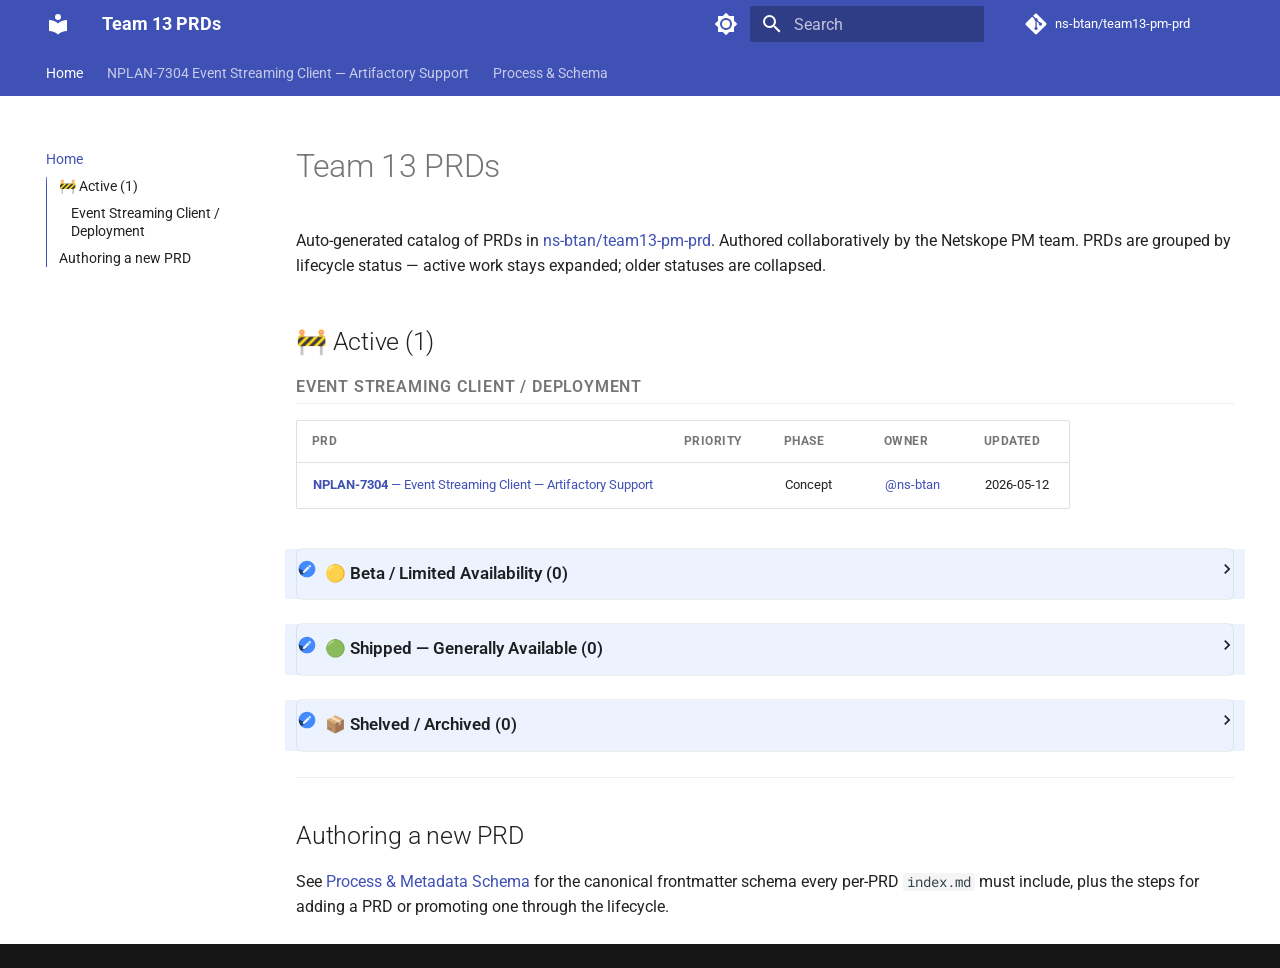
<file: index.html>
<!doctype html>
<html lang="en" class="no-js">
  <head>
    
      <meta charset="utf-8">
      <meta name="viewport" content="width=device-width,initial-scale=1">
      
        <meta name="description" content="Product Requirements catalog for ns-btan/team13-pm-prd">
      
      
      
      
      
        <link rel="next" href="nplan-7304/">
      
      
        
      
      
      <link rel="icon" href="assets/images/favicon.png">
      <meta name="generator" content="mkdocs-1.6.1, mkdocs-material-9.7.6">
    
    
      
        <title>Home - Team 13 PRDs</title>
      
    
    
      <link rel="stylesheet" href="assets/stylesheets/main.484c7ddc.min.css">
      
        
        <link rel="stylesheet" href="assets/stylesheets/palette.ab4e12ef.min.css">
      
      


    
    
      
    
    
      
        
        
        <link rel="preconnect" href="https://fonts.gstatic.com" crossorigin>
        <link rel="stylesheet" href="https://fonts.googleapis.com/css?family=Roboto:300,300i,400,400i,700,700i%7CRoboto+Mono:400,400i,700,700i&display=fallback">
        <style>:root{--md-text-font:"Roboto";--md-code-font:"Roboto Mono"}</style>
      
    
    
      <link rel="stylesheet" href="_stylesheets/status-badges.css">
    
    <script>__md_scope=new URL(".",location),__md_hash=e=>[...e].reduce(((e,_)=>(e<<5)-e+_.charCodeAt(0)),0),__md_get=(e,_=localStorage,t=__md_scope)=>JSON.parse(_.getItem(t.pathname+"."+e)),__md_set=(e,_,t=localStorage,a=__md_scope)=>{try{t.setItem(a.pathname+"."+e,JSON.stringify(_))}catch(e){}}</script>
    
      

    
    
  </head>
  
  
    
    
      
    
    
    
    
    <body dir="ltr" data-md-color-scheme="default" data-md-color-primary="indigo" data-md-color-accent="indigo">
  
    
    <input class="md-toggle" data-md-toggle="drawer" type="checkbox" id="__drawer" autocomplete="off">
    <input class="md-toggle" data-md-toggle="search" type="checkbox" id="__search" autocomplete="off">
    <label class="md-overlay" for="__drawer"></label>
    <div data-md-component="skip">
      
        
        <a href="#team-13-prds" class="md-skip">
          Skip to content
        </a>
      
    </div>
    <div data-md-component="announce">
      
    </div>
    
    
      

<header class="md-header" data-md-component="header">
  <nav class="md-header__inner md-grid" aria-label="Header">
    <a href="." title="Team 13 PRDs" class="md-header__button md-logo" aria-label="Team 13 PRDs" data-md-component="logo">
      
  
  <svg xmlns="http://www.w3.org/2000/svg" viewBox="0 0 24 24"><path d="M12 8a3 3 0 0 0 3-3 3 3 0 0 0-3-3 3 3 0 0 0-3 3 3 3 0 0 0 3 3m0 3.54C9.64 9.35 6.5 8 3 8v11c3.5 0 6.64 1.35 9 3.54 2.36-2.19 5.5-3.54 9-3.54V8c-3.5 0-6.64 1.35-9 3.54"/></svg>

    </a>
    <label class="md-header__button md-icon" for="__drawer">
      
      <svg xmlns="http://www.w3.org/2000/svg" viewBox="0 0 24 24"><path d="M3 6h18v2H3zm0 5h18v2H3zm0 5h18v2H3z"/></svg>
    </label>
    <div class="md-header__title" data-md-component="header-title">
      <div class="md-header__ellipsis">
        <div class="md-header__topic">
          <span class="md-ellipsis">
            Team 13 PRDs
          </span>
        </div>
        <div class="md-header__topic" data-md-component="header-topic">
          <span class="md-ellipsis">
            
              Home
            
          </span>
        </div>
      </div>
    </div>
    
      
        <form class="md-header__option" data-md-component="palette">
  
    
    
    
    <input class="md-option" data-md-color-media="(prefers-color-scheme: light)" data-md-color-scheme="default" data-md-color-primary="indigo" data-md-color-accent="indigo"  aria-label="Switch to dark mode"  type="radio" name="__palette" id="__palette_0">
    
      <label class="md-header__button md-icon" title="Switch to dark mode" for="__palette_1" hidden>
        <svg xmlns="http://www.w3.org/2000/svg" viewBox="0 0 24 24"><path d="M12 8a4 4 0 0 0-4 4 4 4 0 0 0 4 4 4 4 0 0 0 4-4 4 4 0 0 0-4-4m0 10a6 6 0 0 1-6-6 6 6 0 0 1 6-6 6 6 0 0 1 6 6 6 6 0 0 1-6 6m8-9.31V4h-4.69L12 .69 8.69 4H4v4.69L.69 12 4 15.31V20h4.69L12 23.31 15.31 20H20v-4.69L23.31 12z"/></svg>
      </label>
    
  
    
    
    
    <input class="md-option" data-md-color-media="(prefers-color-scheme: dark)" data-md-color-scheme="slate" data-md-color-primary="indigo" data-md-color-accent="indigo"  aria-label="Switch to light mode"  type="radio" name="__palette" id="__palette_1">
    
      <label class="md-header__button md-icon" title="Switch to light mode" for="__palette_0" hidden>
        <svg xmlns="http://www.w3.org/2000/svg" viewBox="0 0 24 24"><path d="M12 18c-.89 0-1.74-.2-2.5-.55C11.56 16.5 13 14.42 13 12s-1.44-4.5-3.5-5.45C10.26 6.2 11.11 6 12 6a6 6 0 0 1 6 6 6 6 0 0 1-6 6m8-9.31V4h-4.69L12 .69 8.69 4H4v4.69L.69 12 4 15.31V20h4.69L12 23.31 15.31 20H20v-4.69L23.31 12z"/></svg>
      </label>
    
  
</form>
      
    
    
      <script>var palette=__md_get("__palette");if(palette&&palette.color){if("(prefers-color-scheme)"===palette.color.media){var media=matchMedia("(prefers-color-scheme: light)"),input=document.querySelector(media.matches?"[data-md-color-media='(prefers-color-scheme: light)']":"[data-md-color-media='(prefers-color-scheme: dark)']");palette.color.media=input.getAttribute("data-md-color-media"),palette.color.scheme=input.getAttribute("data-md-color-scheme"),palette.color.primary=input.getAttribute("data-md-color-primary"),palette.color.accent=input.getAttribute("data-md-color-accent")}for(var[key,value]of Object.entries(palette.color))document.body.setAttribute("data-md-color-"+key,value)}</script>
    
    
    
      
      
        <label class="md-header__button md-icon" for="__search">
          
          <svg xmlns="http://www.w3.org/2000/svg" viewBox="0 0 24 24"><path d="M9.5 3A6.5 6.5 0 0 1 16 9.5c0 1.61-.59 3.09-1.56 4.23l.27.27h.79l5 5-1.5 1.5-5-5v-.79l-.27-.27A6.52 6.52 0 0 1 9.5 16 6.5 6.5 0 0 1 3 9.5 6.5 6.5 0 0 1 9.5 3m0 2C7 5 5 7 5 9.5S7 14 9.5 14 14 12 14 9.5 12 5 9.5 5"/></svg>
        </label>
        <div class="md-search" data-md-component="search" role="dialog">
  <label class="md-search__overlay" for="__search"></label>
  <div class="md-search__inner" role="search">
    <form class="md-search__form" name="search">
      <input type="text" class="md-search__input" name="query" aria-label="Search" placeholder="Search" autocapitalize="off" autocorrect="off" autocomplete="off" spellcheck="false" data-md-component="search-query" required>
      <label class="md-search__icon md-icon" for="__search">
        
        <svg xmlns="http://www.w3.org/2000/svg" viewBox="0 0 24 24"><path d="M9.5 3A6.5 6.5 0 0 1 16 9.5c0 1.61-.59 3.09-1.56 4.23l.27.27h.79l5 5-1.5 1.5-5-5v-.79l-.27-.27A6.52 6.52 0 0 1 9.5 16 6.5 6.5 0 0 1 3 9.5 6.5 6.5 0 0 1 9.5 3m0 2C7 5 5 7 5 9.5S7 14 9.5 14 14 12 14 9.5 12 5 9.5 5"/></svg>
        
        <svg xmlns="http://www.w3.org/2000/svg" viewBox="0 0 24 24"><path d="M20 11v2H8l5.5 5.5-1.42 1.42L4.16 12l7.92-7.92L13.5 5.5 8 11z"/></svg>
      </label>
      <nav class="md-search__options" aria-label="Search">
        
        <button type="reset" class="md-search__icon md-icon" title="Clear" aria-label="Clear" tabindex="-1">
          
          <svg xmlns="http://www.w3.org/2000/svg" viewBox="0 0 24 24"><path d="M19 6.41 17.59 5 12 10.59 6.41 5 5 6.41 10.59 12 5 17.59 6.41 19 12 13.41 17.59 19 19 17.59 13.41 12z"/></svg>
        </button>
      </nav>
      
    </form>
    <div class="md-search__output">
      <div class="md-search__scrollwrap" tabindex="0" data-md-scrollfix>
        <div class="md-search-result" data-md-component="search-result">
          <div class="md-search-result__meta">
            Initializing search
          </div>
          <ol class="md-search-result__list" role="presentation"></ol>
        </div>
      </div>
    </div>
  </div>
</div>
      
    
    
      <div class="md-header__source">
        <a href="https://github.com/ns-btan/team13-pm-prd" title="Go to repository" class="md-source" data-md-component="source">
  <div class="md-source__icon md-icon">
    
    <svg xmlns="http://www.w3.org/2000/svg" viewBox="0 0 448 512"><!--! Font Awesome Free 7.1.0 by @fontawesome - https://fontawesome.com License - https://fontawesome.com/license/free (Icons: CC BY 4.0, Fonts: SIL OFL 1.1, Code: MIT License) Copyright 2025 Fonticons, Inc.--><path d="M439.6 236.1 244 40.5c-5.4-5.5-12.8-8.5-20.4-8.5s-15 3-20.4 8.4L162.5 81l51.5 51.5c27.1-9.1 52.7 16.8 43.4 43.7l49.7 49.7c34.2-11.8 61.2 31 35.5 56.7-26.5 26.5-70.2-2.9-56-37.3L240.3 199v121.9c25.3 12.5 22.3 41.8 9.1 55-6.4 6.4-15.2 10.1-24.3 10.1s-17.8-3.6-24.3-10.1c-17.6-17.6-11.1-46.9 11.2-56v-123c-20.8-8.5-24.6-30.7-18.6-45L142.6 101 8.5 235.1C3 240.6 0 247.9 0 255.5s3 15 8.5 20.4l195.6 195.7c5.4 5.4 12.7 8.4 20.4 8.4s15-3 20.4-8.4l194.7-194.7c5.4-5.4 8.4-12.8 8.4-20.4s-3-15-8.4-20.4"/></svg>
  </div>
  <div class="md-source__repository">
    ns-btan/team13-pm-prd
  </div>
</a>
      </div>
    
  </nav>
  
</header>
    
    <div class="md-container" data-md-component="container">
      
      
        
          
            
<nav class="md-tabs" aria-label="Tabs" data-md-component="tabs">
  <div class="md-grid">
    <ul class="md-tabs__list">
      
        
  
  
  
    
  
  
    <li class="md-tabs__item md-tabs__item--active">
      <a href="." class="md-tabs__link">
        
  
  
    
  
  Home

      </a>
    </li>
  

      
        
  
  
  
  
    
    
      <li class="md-tabs__item">
        <a href="nplan-7304/" class="md-tabs__link">
          
  
  
  NPLAN-7304 Event Streaming Client — Artifactory Support

        </a>
      </li>
    
  

      
        
  
  
  
  
    <li class="md-tabs__item">
      <a href="process/" class="md-tabs__link">
        
  
  
    
  
  Process & Schema

      </a>
    </li>
  

      
    </ul>
  </div>
</nav>
          
        
      
      <main class="md-main" data-md-component="main">
        <div class="md-main__inner md-grid">
          
            
              
              <div class="md-sidebar md-sidebar--primary" data-md-component="sidebar" data-md-type="navigation" >
                <div class="md-sidebar__scrollwrap">
                  <div class="md-sidebar__inner">
                    


  


  

<nav class="md-nav md-nav--primary md-nav--lifted md-nav--integrated" aria-label="Navigation" data-md-level="0">
  <label class="md-nav__title" for="__drawer">
    <a href="." title="Team 13 PRDs" class="md-nav__button md-logo" aria-label="Team 13 PRDs" data-md-component="logo">
      
  
  <svg xmlns="http://www.w3.org/2000/svg" viewBox="0 0 24 24"><path d="M12 8a3 3 0 0 0 3-3 3 3 0 0 0-3-3 3 3 0 0 0-3 3 3 3 0 0 0 3 3m0 3.54C9.64 9.35 6.5 8 3 8v11c3.5 0 6.64 1.35 9 3.54 2.36-2.19 5.5-3.54 9-3.54V8c-3.5 0-6.64 1.35-9 3.54"/></svg>

    </a>
    Team 13 PRDs
  </label>
  
    <div class="md-nav__source">
      <a href="https://github.com/ns-btan/team13-pm-prd" title="Go to repository" class="md-source" data-md-component="source">
  <div class="md-source__icon md-icon">
    
    <svg xmlns="http://www.w3.org/2000/svg" viewBox="0 0 448 512"><!--! Font Awesome Free 7.1.0 by @fontawesome - https://fontawesome.com License - https://fontawesome.com/license/free (Icons: CC BY 4.0, Fonts: SIL OFL 1.1, Code: MIT License) Copyright 2025 Fonticons, Inc.--><path d="M439.6 236.1 244 40.5c-5.4-5.5-12.8-8.5-20.4-8.5s-15 3-20.4 8.4L162.5 81l51.5 51.5c27.1-9.1 52.7 16.8 43.4 43.7l49.7 49.7c34.2-11.8 61.2 31 35.5 56.7-26.5 26.5-70.2-2.9-56-37.3L240.3 199v121.9c25.3 12.5 22.3 41.8 9.1 55-6.4 6.4-15.2 10.1-24.3 10.1s-17.8-3.6-24.3-10.1c-17.6-17.6-11.1-46.9 11.2-56v-123c-20.8-8.5-24.6-30.7-18.6-45L142.6 101 8.5 235.1C3 240.6 0 247.9 0 255.5s3 15 8.5 20.4l195.6 195.7c5.4 5.4 12.7 8.4 20.4 8.4s15-3 20.4-8.4l194.7-194.7c5.4-5.4 8.4-12.8 8.4-20.4s-3-15-8.4-20.4"/></svg>
  </div>
  <div class="md-source__repository">
    ns-btan/team13-pm-prd
  </div>
</a>
    </div>
  
  <ul class="md-nav__list" data-md-scrollfix>
    
      
      
  
  
    
  
  
  
    <li class="md-nav__item md-nav__item--active">
      
      <input class="md-nav__toggle md-toggle" type="checkbox" id="__toc">
      
      
        
      
      
        <label class="md-nav__link md-nav__link--active" for="__toc">
          
  
  
  <span class="md-ellipsis">
    
  
    Home
  

    
  </span>
  
  

          <span class="md-nav__icon md-icon"></span>
        </label>
      
      <a href="." class="md-nav__link md-nav__link--active">
        
  
  
  <span class="md-ellipsis">
    
  
    Home
  

    
  </span>
  
  

      </a>
      
        

<nav class="md-nav md-nav--secondary" aria-label="Table of contents">
  
  
  
    
  
  
    <label class="md-nav__title" for="__toc">
      <span class="md-nav__icon md-icon"></span>
      Table of contents
    </label>
    <ul class="md-nav__list" data-md-component="toc" data-md-scrollfix>
      
        <li class="md-nav__item">
  <a href="#active-1" class="md-nav__link">
    <span class="md-ellipsis">
      
        🚧 Active (1)
      
    </span>
  </a>
  
    <nav class="md-nav" aria-label="🚧 Active (1)">
      <ul class="md-nav__list">
        
          <li class="md-nav__item">
  <a href="#event-streaming-client-deployment" class="md-nav__link">
    <span class="md-ellipsis">
      
        Event Streaming Client / Deployment
      
    </span>
  </a>
  
</li>
        
      </ul>
    </nav>
  
</li>
      
        <li class="md-nav__item">
  <a href="#authoring-a-new-prd" class="md-nav__link">
    <span class="md-ellipsis">
      
        Authoring a new PRD
      
    </span>
  </a>
  
</li>
      
    </ul>
  
</nav>
      
    </li>
  

    
      
      
  
  
  
  
    
    
    
    
      
      
        
      
    
    
    <li class="md-nav__item md-nav__item--nested">
      
        
        
        <input class="md-nav__toggle md-toggle " type="checkbox" id="__nav_2" >
        
          
          <label class="md-nav__link" for="__nav_2" id="__nav_2_label" tabindex="0">
            
  
  
  <span class="md-ellipsis">
    
  
    NPLAN-7304 Event Streaming Client — Artifactory Support
  

    
  </span>
  
  

            <span class="md-nav__icon md-icon"></span>
          </label>
        
        <nav class="md-nav" data-md-level="1" aria-labelledby="__nav_2_label" aria-expanded="false">
          <label class="md-nav__title" for="__nav_2">
            <span class="md-nav__icon md-icon"></span>
            
  
    NPLAN-7304 Event Streaming Client — Artifactory Support
  

          </label>
          <ul class="md-nav__list" data-md-scrollfix>
            
              
                
  
  
  
  
    <li class="md-nav__item">
      <a href="nplan-7304/" class="md-nav__link">
        
  
  
  <span class="md-ellipsis">
    
  
    Overview
  

    
  </span>
  
  
    
  
  
    <span class="md-status md-status--active"></span>
  

  

      </a>
    </li>
  

              
            
              
                
  
  
  
  
    <li class="md-nav__item">
      <a href="nplan-7304/prd/" class="md-nav__link">
        
  
  
  <span class="md-ellipsis">
    
  
    PRD
  

    
  </span>
  
  

      </a>
    </li>
  

              
            
          </ul>
        </nav>
      
    </li>
  

    
      
      
  
  
  
  
    <li class="md-nav__item">
      <a href="process/" class="md-nav__link">
        
  
  
  <span class="md-ellipsis">
    
  
    Process & Schema
  

    
  </span>
  
  

      </a>
    </li>
  

    
  </ul>
</nav>
                  </div>
                </div>
              </div>
            
            
          
          
            <div class="md-content" data-md-component="content">
              
              <article class="md-content__inner md-typeset">
                
                  


  
  


<h1 id="team-13-prds">Team 13 PRDs<a class="headerlink" href="#team-13-prds" title="Permanent link">&para;</a></h1>
<p>Auto-generated catalog of PRDs in <a href="https://github.com/ns-btan/team13-pm-prd">ns-btan/team13-pm-prd</a>. Authored collaboratively by the Netskope PM team. PRDs are grouped by lifecycle status — active work stays expanded; older statuses are collapsed.</p>
<div class="prd-catalog">
<h2 id="active-1">🚧 Active (1)<a class="headerlink" href="#active-1" title="Permanent link">&para;</a></h2>
<h3 id="event-streaming-client-deployment">Event Streaming Client / Deployment<a class="headerlink" href="#event-streaming-client-deployment" title="Permanent link">&para;</a></h3>
<table>
<thead>
<tr>
<th>PRD</th>
<th>Priority</th>
<th>Phase</th>
<th>Owner</th>
<th>Updated</th>
</tr>
</thead>
<tbody>
<tr>
<td><a href="nplan-7304/"><strong>NPLAN-7304</strong> — Event Streaming Client — Artifactory Support</a></td>
<td></td>
<td>Concept</td>
<td><a href="https://github.com/ns-btan">@ns-btan</a></td>
<td>2026-05-12</td>
</tr>
</tbody>
</table>
<details class="status-fold">
<summary>🟡 Beta / Limited Availability (0)</summary>
<p><em>None in beta.</em></p>
</details>
<details class="status-fold">
<summary>🟢 Shipped — Generally Available (0)</summary>
<p><em>None shipped yet.</em></p>
</details>
<details class="status-fold">
<summary>📦 Shelved / Archived (0)</summary>
<p><em>Nothing archived.</em></p>
</details>
</div>
<hr />
<h2 id="authoring-a-new-prd">Authoring a new PRD<a class="headerlink" href="#authoring-a-new-prd" title="Permanent link">&para;</a></h2>
<p>See <a href="process/">Process &amp; Metadata Schema</a> for the canonical frontmatter schema every per-PRD <code>index.md</code> must include, plus the steps for adding a PRD or promoting one through the lifecycle.</p>







  
  







                
              </article>
            </div>
          
          
<script>var target=document.getElementById(location.hash.slice(1));target&&target.name&&(target.checked=target.name.startsWith("__tabbed_"))</script>
        </div>
        
          <button type="button" class="md-top md-icon" data-md-component="top" hidden>
  
  <svg xmlns="http://www.w3.org/2000/svg" viewBox="0 0 24 24"><path d="M13 20h-2V8l-5.5 5.5-1.42-1.42L12 4.16l7.92 7.92-1.42 1.42L13 8z"/></svg>
  Back to top
</button>
        
      </main>
      
        <footer class="md-footer">
  
  <div class="md-footer-meta md-typeset">
    <div class="md-footer-meta__inner md-grid">
      <div class="md-copyright">
  
  
</div>
      
    </div>
  </div>
</footer>
      
    </div>
    <div class="md-dialog" data-md-component="dialog">
      <div class="md-dialog__inner md-typeset"></div>
    </div>
    
    
    
      
      
      <script id="__config" type="application/json">{"annotate": null, "base": ".", "features": ["navigation.tabs", "navigation.sections", "navigation.top", "toc.integrate", "content.code.copy", "search.highlight"], "search": "assets/javascripts/workers/search.2c215733.min.js", "tags": null, "translations": {"clipboard.copied": "Copied to clipboard", "clipboard.copy": "Copy to clipboard", "search.result.more.one": "1 more on this page", "search.result.more.other": "# more on this page", "search.result.none": "No matching documents", "search.result.one": "1 matching document", "search.result.other": "# matching documents", "search.result.placeholder": "Type to start searching", "search.result.term.missing": "Missing", "select.version": "Select version"}, "version": null}</script>
    
    
      <script src="assets/javascripts/bundle.79ae519e.min.js"></script>
      
    
  </body>
</html>
</file>
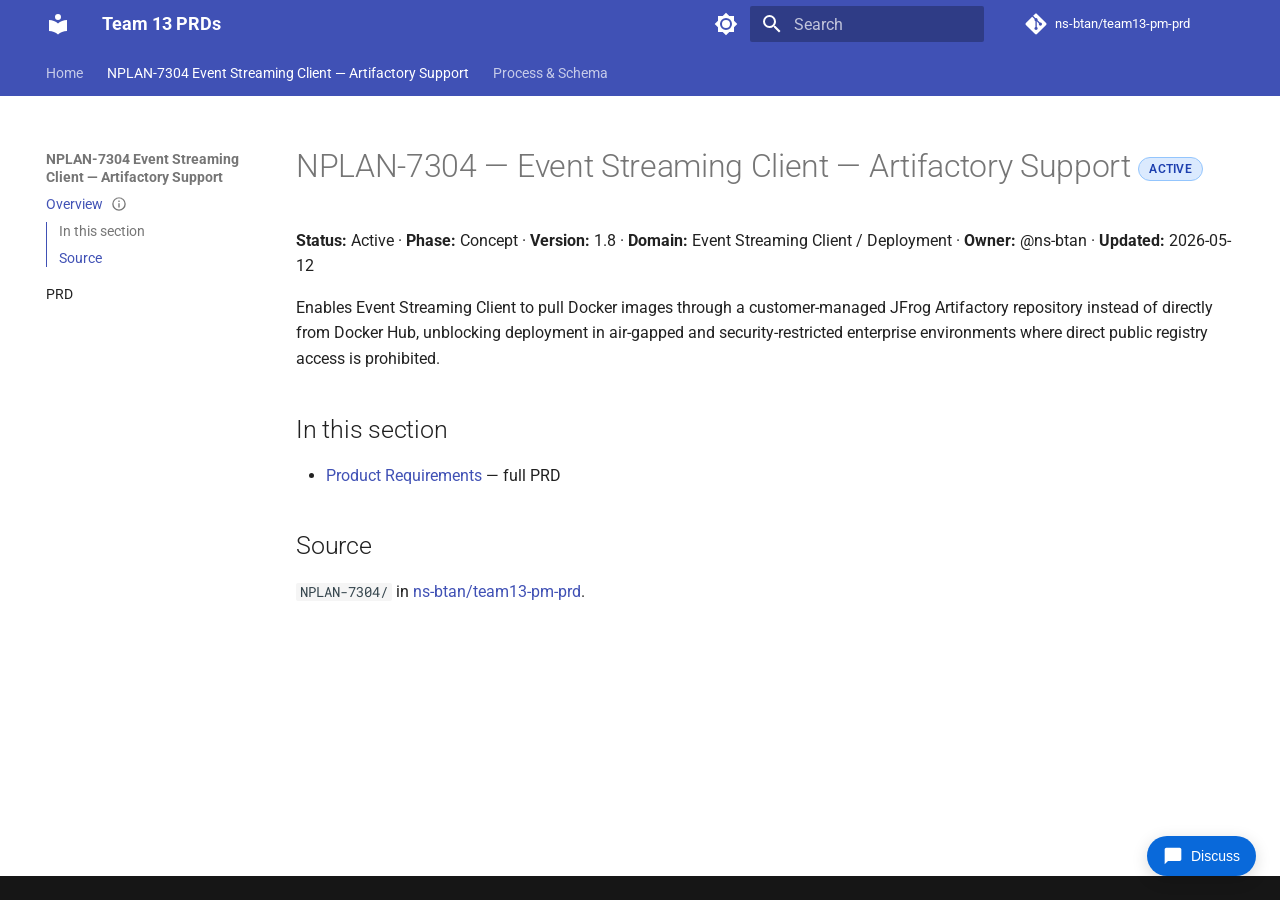
<file: nplan-7304/index.html>
<!doctype html>
<html lang="en" class="no-js">
  <head>
    
      <meta charset="utf-8">
      <meta name="viewport" content="width=device-width,initial-scale=1">
      
        <meta name="description" content="Product Requirements catalog for ns-btan/team13-pm-prd">
      
      
      
      
        <link rel="prev" href="..">
      
      
        <link rel="next" href="prd/">
      
      
        
      
      
      <link rel="icon" href="../assets/images/favicon.png">
      <meta name="generator" content="mkdocs-1.6.1, mkdocs-material-9.7.6">
    
    
      
        <title>Event Streaming Client — Artifactory Support - Team 13 PRDs</title>
      
    
    
      <link rel="stylesheet" href="../assets/stylesheets/main.484c7ddc.min.css">
      
        
        <link rel="stylesheet" href="../assets/stylesheets/palette.ab4e12ef.min.css">
      
      


    
    
      
    
    
      
        
        
        <link rel="preconnect" href="https://fonts.gstatic.com" crossorigin>
        <link rel="stylesheet" href="https://fonts.googleapis.com/css?family=Roboto:300,300i,400,400i,700,700i%7CRoboto+Mono:400,400i,700,700i&display=fallback">
        <style>:root{--md-text-font:"Roboto";--md-code-font:"Roboto Mono"}</style>
      
    
    
      <link rel="stylesheet" href="../_stylesheets/status-badges.css">
    
    <script>__md_scope=new URL("..",location),__md_hash=e=>[...e].reduce(((e,_)=>(e<<5)-e+_.charCodeAt(0)),0),__md_get=(e,_=localStorage,t=__md_scope)=>JSON.parse(_.getItem(t.pathname+"."+e)),__md_set=(e,_,t=localStorage,a=__md_scope)=>{try{t.setItem(a.pathname+"."+e,JSON.stringify(_))}catch(e){}}</script>
    
      

    
    
  </head>
  
  
    
    
      
    
    
    
    
    <body dir="ltr" data-md-color-scheme="default" data-md-color-primary="indigo" data-md-color-accent="indigo">
  
    
    <input class="md-toggle" data-md-toggle="drawer" type="checkbox" id="__drawer" autocomplete="off">
    <input class="md-toggle" data-md-toggle="search" type="checkbox" id="__search" autocomplete="off">
    <label class="md-overlay" for="__drawer"></label>
    <div data-md-component="skip">
      
        
        <a href="#nplan-7304-event-streaming-client-artifactory-support-active" class="md-skip">
          Skip to content
        </a>
      
    </div>
    <div data-md-component="announce">
      
    </div>
    
    
      

<header class="md-header" data-md-component="header">
  <nav class="md-header__inner md-grid" aria-label="Header">
    <a href=".." title="Team 13 PRDs" class="md-header__button md-logo" aria-label="Team 13 PRDs" data-md-component="logo">
      
  
  <svg xmlns="http://www.w3.org/2000/svg" viewBox="0 0 24 24"><path d="M12 8a3 3 0 0 0 3-3 3 3 0 0 0-3-3 3 3 0 0 0-3 3 3 3 0 0 0 3 3m0 3.54C9.64 9.35 6.5 8 3 8v11c3.5 0 6.64 1.35 9 3.54 2.36-2.19 5.5-3.54 9-3.54V8c-3.5 0-6.64 1.35-9 3.54"/></svg>

    </a>
    <label class="md-header__button md-icon" for="__drawer">
      
      <svg xmlns="http://www.w3.org/2000/svg" viewBox="0 0 24 24"><path d="M3 6h18v2H3zm0 5h18v2H3zm0 5h18v2H3z"/></svg>
    </label>
    <div class="md-header__title" data-md-component="header-title">
      <div class="md-header__ellipsis">
        <div class="md-header__topic">
          <span class="md-ellipsis">
            Team 13 PRDs
          </span>
        </div>
        <div class="md-header__topic" data-md-component="header-topic">
          <span class="md-ellipsis">
            
              Event Streaming Client — Artifactory Support
            
          </span>
        </div>
      </div>
    </div>
    
      
        <form class="md-header__option" data-md-component="palette">
  
    
    
    
    <input class="md-option" data-md-color-media="(prefers-color-scheme: light)" data-md-color-scheme="default" data-md-color-primary="indigo" data-md-color-accent="indigo"  aria-label="Switch to dark mode"  type="radio" name="__palette" id="__palette_0">
    
      <label class="md-header__button md-icon" title="Switch to dark mode" for="__palette_1" hidden>
        <svg xmlns="http://www.w3.org/2000/svg" viewBox="0 0 24 24"><path d="M12 8a4 4 0 0 0-4 4 4 4 0 0 0 4 4 4 4 0 0 0 4-4 4 4 0 0 0-4-4m0 10a6 6 0 0 1-6-6 6 6 0 0 1 6-6 6 6 0 0 1 6 6 6 6 0 0 1-6 6m8-9.31V4h-4.69L12 .69 8.69 4H4v4.69L.69 12 4 15.31V20h4.69L12 23.31 15.31 20H20v-4.69L23.31 12z"/></svg>
      </label>
    
  
    
    
    
    <input class="md-option" data-md-color-media="(prefers-color-scheme: dark)" data-md-color-scheme="slate" data-md-color-primary="indigo" data-md-color-accent="indigo"  aria-label="Switch to light mode"  type="radio" name="__palette" id="__palette_1">
    
      <label class="md-header__button md-icon" title="Switch to light mode" for="__palette_0" hidden>
        <svg xmlns="http://www.w3.org/2000/svg" viewBox="0 0 24 24"><path d="M12 18c-.89 0-1.74-.2-2.5-.55C11.56 16.5 13 14.42 13 12s-1.44-4.5-3.5-5.45C10.26 6.2 11.11 6 12 6a6 6 0 0 1 6 6 6 6 0 0 1-6 6m8-9.31V4h-4.69L12 .69 8.69 4H4v4.69L.69 12 4 15.31V20h4.69L12 23.31 15.31 20H20v-4.69L23.31 12z"/></svg>
      </label>
    
  
</form>
      
    
    
      <script>var palette=__md_get("__palette");if(palette&&palette.color){if("(prefers-color-scheme)"===palette.color.media){var media=matchMedia("(prefers-color-scheme: light)"),input=document.querySelector(media.matches?"[data-md-color-media='(prefers-color-scheme: light)']":"[data-md-color-media='(prefers-color-scheme: dark)']");palette.color.media=input.getAttribute("data-md-color-media"),palette.color.scheme=input.getAttribute("data-md-color-scheme"),palette.color.primary=input.getAttribute("data-md-color-primary"),palette.color.accent=input.getAttribute("data-md-color-accent")}for(var[key,value]of Object.entries(palette.color))document.body.setAttribute("data-md-color-"+key,value)}</script>
    
    
    
      
      
        <label class="md-header__button md-icon" for="__search">
          
          <svg xmlns="http://www.w3.org/2000/svg" viewBox="0 0 24 24"><path d="M9.5 3A6.5 6.5 0 0 1 16 9.5c0 1.61-.59 3.09-1.56 4.23l.27.27h.79l5 5-1.5 1.5-5-5v-.79l-.27-.27A6.52 6.52 0 0 1 9.5 16 6.5 6.5 0 0 1 3 9.5 6.5 6.5 0 0 1 9.5 3m0 2C7 5 5 7 5 9.5S7 14 9.5 14 14 12 14 9.5 12 5 9.5 5"/></svg>
        </label>
        <div class="md-search" data-md-component="search" role="dialog">
  <label class="md-search__overlay" for="__search"></label>
  <div class="md-search__inner" role="search">
    <form class="md-search__form" name="search">
      <input type="text" class="md-search__input" name="query" aria-label="Search" placeholder="Search" autocapitalize="off" autocorrect="off" autocomplete="off" spellcheck="false" data-md-component="search-query" required>
      <label class="md-search__icon md-icon" for="__search">
        
        <svg xmlns="http://www.w3.org/2000/svg" viewBox="0 0 24 24"><path d="M9.5 3A6.5 6.5 0 0 1 16 9.5c0 1.61-.59 3.09-1.56 4.23l.27.27h.79l5 5-1.5 1.5-5-5v-.79l-.27-.27A6.52 6.52 0 0 1 9.5 16 6.5 6.5 0 0 1 3 9.5 6.5 6.5 0 0 1 9.5 3m0 2C7 5 5 7 5 9.5S7 14 9.5 14 14 12 14 9.5 12 5 9.5 5"/></svg>
        
        <svg xmlns="http://www.w3.org/2000/svg" viewBox="0 0 24 24"><path d="M20 11v2H8l5.5 5.5-1.42 1.42L4.16 12l7.92-7.92L13.5 5.5 8 11z"/></svg>
      </label>
      <nav class="md-search__options" aria-label="Search">
        
        <button type="reset" class="md-search__icon md-icon" title="Clear" aria-label="Clear" tabindex="-1">
          
          <svg xmlns="http://www.w3.org/2000/svg" viewBox="0 0 24 24"><path d="M19 6.41 17.59 5 12 10.59 6.41 5 5 6.41 10.59 12 5 17.59 6.41 19 12 13.41 17.59 19 19 17.59 13.41 12z"/></svg>
        </button>
      </nav>
      
    </form>
    <div class="md-search__output">
      <div class="md-search__scrollwrap" tabindex="0" data-md-scrollfix>
        <div class="md-search-result" data-md-component="search-result">
          <div class="md-search-result__meta">
            Initializing search
          </div>
          <ol class="md-search-result__list" role="presentation"></ol>
        </div>
      </div>
    </div>
  </div>
</div>
      
    
    
      <div class="md-header__source">
        <a href="https://github.com/ns-btan/team13-pm-prd" title="Go to repository" class="md-source" data-md-component="source">
  <div class="md-source__icon md-icon">
    
    <svg xmlns="http://www.w3.org/2000/svg" viewBox="0 0 448 512"><!--! Font Awesome Free 7.1.0 by @fontawesome - https://fontawesome.com License - https://fontawesome.com/license/free (Icons: CC BY 4.0, Fonts: SIL OFL 1.1, Code: MIT License) Copyright 2025 Fonticons, Inc.--><path d="M439.6 236.1 244 40.5c-5.4-5.5-12.8-8.5-20.4-8.5s-15 3-20.4 8.4L162.5 81l51.5 51.5c27.1-9.1 52.7 16.8 43.4 43.7l49.7 49.7c34.2-11.8 61.2 31 35.5 56.7-26.5 26.5-70.2-2.9-56-37.3L240.3 199v121.9c25.3 12.5 22.3 41.8 9.1 55-6.4 6.4-15.2 10.1-24.3 10.1s-17.8-3.6-24.3-10.1c-17.6-17.6-11.1-46.9 11.2-56v-123c-20.8-8.5-24.6-30.7-18.6-45L142.6 101 8.5 235.1C3 240.6 0 247.9 0 255.5s3 15 8.5 20.4l195.6 195.7c5.4 5.4 12.7 8.4 20.4 8.4s15-3 20.4-8.4l194.7-194.7c5.4-5.4 8.4-12.8 8.4-20.4s-3-15-8.4-20.4"/></svg>
  </div>
  <div class="md-source__repository">
    ns-btan/team13-pm-prd
  </div>
</a>
      </div>
    
  </nav>
  
</header>
    
    <div class="md-container" data-md-component="container">
      
      
        
          
            
<nav class="md-tabs" aria-label="Tabs" data-md-component="tabs">
  <div class="md-grid">
    <ul class="md-tabs__list">
      
        
  
  
  
  
    <li class="md-tabs__item">
      <a href=".." class="md-tabs__link">
        
  
  
    
  
  Home

      </a>
    </li>
  

      
        
  
  
  
    
  
  
    
    
      <li class="md-tabs__item md-tabs__item--active">
        <a href="./" class="md-tabs__link">
          
  
  
  NPLAN-7304 Event Streaming Client — Artifactory Support

        </a>
      </li>
    
  

      
        
  
  
  
  
    <li class="md-tabs__item">
      <a href="../process/" class="md-tabs__link">
        
  
  
    
  
  Process & Schema

      </a>
    </li>
  

      
    </ul>
  </div>
</nav>
          
        
      
      <main class="md-main" data-md-component="main">
        <div class="md-main__inner md-grid">
          
            
              
              <div class="md-sidebar md-sidebar--primary" data-md-component="sidebar" data-md-type="navigation" >
                <div class="md-sidebar__scrollwrap">
                  <div class="md-sidebar__inner">
                    


  


  

<nav class="md-nav md-nav--primary md-nav--lifted md-nav--integrated" aria-label="Navigation" data-md-level="0">
  <label class="md-nav__title" for="__drawer">
    <a href=".." title="Team 13 PRDs" class="md-nav__button md-logo" aria-label="Team 13 PRDs" data-md-component="logo">
      
  
  <svg xmlns="http://www.w3.org/2000/svg" viewBox="0 0 24 24"><path d="M12 8a3 3 0 0 0 3-3 3 3 0 0 0-3-3 3 3 0 0 0-3 3 3 3 0 0 0 3 3m0 3.54C9.64 9.35 6.5 8 3 8v11c3.5 0 6.64 1.35 9 3.54 2.36-2.19 5.5-3.54 9-3.54V8c-3.5 0-6.64 1.35-9 3.54"/></svg>

    </a>
    Team 13 PRDs
  </label>
  
    <div class="md-nav__source">
      <a href="https://github.com/ns-btan/team13-pm-prd" title="Go to repository" class="md-source" data-md-component="source">
  <div class="md-source__icon md-icon">
    
    <svg xmlns="http://www.w3.org/2000/svg" viewBox="0 0 448 512"><!--! Font Awesome Free 7.1.0 by @fontawesome - https://fontawesome.com License - https://fontawesome.com/license/free (Icons: CC BY 4.0, Fonts: SIL OFL 1.1, Code: MIT License) Copyright 2025 Fonticons, Inc.--><path d="M439.6 236.1 244 40.5c-5.4-5.5-12.8-8.5-20.4-8.5s-15 3-20.4 8.4L162.5 81l51.5 51.5c27.1-9.1 52.7 16.8 43.4 43.7l49.7 49.7c34.2-11.8 61.2 31 35.5 56.7-26.5 26.5-70.2-2.9-56-37.3L240.3 199v121.9c25.3 12.5 22.3 41.8 9.1 55-6.4 6.4-15.2 10.1-24.3 10.1s-17.8-3.6-24.3-10.1c-17.6-17.6-11.1-46.9 11.2-56v-123c-20.8-8.5-24.6-30.7-18.6-45L142.6 101 8.5 235.1C3 240.6 0 247.9 0 255.5s3 15 8.5 20.4l195.6 195.7c5.4 5.4 12.7 8.4 20.4 8.4s15-3 20.4-8.4l194.7-194.7c5.4-5.4 8.4-12.8 8.4-20.4s-3-15-8.4-20.4"/></svg>
  </div>
  <div class="md-source__repository">
    ns-btan/team13-pm-prd
  </div>
</a>
    </div>
  
  <ul class="md-nav__list" data-md-scrollfix>
    
      
      
  
  
  
  
    <li class="md-nav__item">
      <a href=".." class="md-nav__link">
        
  
  
  <span class="md-ellipsis">
    
  
    Home
  

    
  </span>
  
  

      </a>
    </li>
  

    
      
      
  
  
    
  
  
  
    
    
    
    
      
        
        
      
      
        
      
    
    
    <li class="md-nav__item md-nav__item--active md-nav__item--section md-nav__item--nested">
      
        
        
        <input class="md-nav__toggle md-toggle " type="checkbox" id="__nav_2" checked>
        
          
          <label class="md-nav__link" for="__nav_2" id="__nav_2_label" tabindex="">
            
  
  
  <span class="md-ellipsis">
    
  
    NPLAN-7304 Event Streaming Client — Artifactory Support
  

    
  </span>
  
  

            <span class="md-nav__icon md-icon"></span>
          </label>
        
        <nav class="md-nav" data-md-level="1" aria-labelledby="__nav_2_label" aria-expanded="true">
          <label class="md-nav__title" for="__nav_2">
            <span class="md-nav__icon md-icon"></span>
            
  
    NPLAN-7304 Event Streaming Client — Artifactory Support
  

          </label>
          <ul class="md-nav__list" data-md-scrollfix>
            
              
                
  
  
    
  
  
  
    <li class="md-nav__item md-nav__item--active">
      
      <input class="md-nav__toggle md-toggle" type="checkbox" id="__toc">
      
      
        
      
      
        <label class="md-nav__link md-nav__link--active" for="__toc">
          
  
  
  <span class="md-ellipsis">
    
  
    Overview
  

    
  </span>
  
  
    
  
  
    <span class="md-status md-status--active"></span>
  

  

          <span class="md-nav__icon md-icon"></span>
        </label>
      
      <a href="./" class="md-nav__link md-nav__link--active">
        
  
  
  <span class="md-ellipsis">
    
  
    Overview
  

    
  </span>
  
  
    
  
  
    <span class="md-status md-status--active"></span>
  

  

      </a>
      
        

<nav class="md-nav md-nav--secondary" aria-label="Table of contents">
  
  
  
    
  
  
    <label class="md-nav__title" for="__toc">
      <span class="md-nav__icon md-icon"></span>
      Table of contents
    </label>
    <ul class="md-nav__list" data-md-component="toc" data-md-scrollfix>
      
        <li class="md-nav__item">
  <a href="#in-this-section" class="md-nav__link">
    <span class="md-ellipsis">
      
        In this section
      
    </span>
  </a>
  
</li>
      
        <li class="md-nav__item">
  <a href="#source" class="md-nav__link">
    <span class="md-ellipsis">
      
        Source
      
    </span>
  </a>
  
</li>
      
    </ul>
  
</nav>
      
    </li>
  

              
            
              
                
  
  
  
  
    <li class="md-nav__item">
      <a href="prd/" class="md-nav__link">
        
  
  
  <span class="md-ellipsis">
    
  
    PRD
  

    
  </span>
  
  

      </a>
    </li>
  

              
            
          </ul>
        </nav>
      
    </li>
  

    
      
      
  
  
  
  
    <li class="md-nav__item">
      <a href="../process/" class="md-nav__link">
        
  
  
  <span class="md-ellipsis">
    
  
    Process & Schema
  

    
  </span>
  
  

      </a>
    </li>
  

    
  </ul>
</nav>
                  </div>
                </div>
              </div>
            
            
          
          
            <div class="md-content" data-md-component="content">
              
              <article class="md-content__inner md-typeset">
                
                  


  
  


<h1 id="nplan-7304-event-streaming-client-artifactory-support-active">NPLAN-7304 — Event Streaming Client — Artifactory Support <span class="status-badge status-active">Active</span><a class="headerlink" href="#nplan-7304-event-streaming-client-artifactory-support-active" title="Permanent link">&para;</a></h1>
<p><strong>Status:</strong> Active · <strong>Phase:</strong> Concept · <strong>Version:</strong> 1.8 · <strong>Domain:</strong> Event Streaming Client / Deployment · <strong>Owner:</strong> @ns-btan · <strong>Updated:</strong> 2026-05-12</p>
<p>Enables Event Streaming Client to pull Docker images through a customer-managed JFrog Artifactory repository instead of directly from Docker Hub, unblocking deployment in air-gapped and security-restricted enterprise environments where direct public registry access is prohibited.</p>
<h2 id="in-this-section">In this section<a class="headerlink" href="#in-this-section" title="Permanent link">&para;</a></h2>
<ul>
<li><a href="prd/">Product Requirements</a> — full PRD</li>
</ul>
<h2 id="source">Source<a class="headerlink" href="#source" title="Permanent link">&para;</a></h2>
<p><code>NPLAN-7304/</code> in <a href="https://github.com/ns-btan/team13-pm-prd">ns-btan/team13-pm-prd</a>.</p>







  
  







<button id="giscus-toggle"
        type="button"
        aria-label="Toggle discussion panel"
        aria-expanded="false"
        aria-controls="giscus-panel"
        title="Open discussion for this section">
  <svg xmlns="http://www.w3.org/2000/svg" width="20" height="20" viewBox="0 0 24 24" fill="currentColor" aria-hidden="true">
    <path d="M20 2H4c-1.1 0-2 .9-2 2v18l4-4h14c1.1 0 2-.9 2-2V4c0-1.1-.9-2-2-2z"/>
  </svg>
  <span>Discuss</span>
</button>

<aside id="giscus-panel" aria-hidden="true" aria-label="Section discussion">
  <header class="giscus-panel__header">
    <div class="giscus-panel__titlebar">
      <strong>Discussion</strong>
      <button id="giscus-close" type="button" aria-label="Close discussion panel">✕</button>
    </div>
    <div class="giscus-panel__sectionbar">
      <label for="giscus-section-picker">Section:</label>
      <select id="giscus-section-picker" aria-label="Select section to discuss"></select>
    </div>
  </header>
  <div class="giscus-panel__body" id="giscus-container"></div>
</aside>

<style>
  :root {
    --giscus-panel-width: 460px;
    --giscus-panel-z: 1000;
    --gh-bg: #ffffff;
    --gh-bg-subtle: #f6f8fa;
    --gh-border: #d0d7de;
    --gh-fg: #1f2328;
    --gh-fg-muted: #59636e;
    --gh-accent: #0969da;
    --gh-accent-fg: #ffffff;
  }
  [data-md-color-scheme="slate"] {
    --gh-bg: #0d1117;
    --gh-bg-subtle: #161b22;
    --gh-border: #30363d;
    --gh-fg: #e6edf3;
    --gh-fg-muted: #8b949e;
    --gh-accent: #2f81f7;
    --gh-accent-fg: #ffffff;
  }
  #giscus-toggle {
    position: fixed;
    right: 24px;
    bottom: 24px;
    z-index: var(--giscus-panel-z);
    display: inline-flex;
    align-items: center;
    gap: 8px;
    padding: 10px 16px;
    background: var(--gh-accent);
    color: var(--gh-accent-fg);
    border: 0;
    border-radius: 999px;
    box-shadow: 0 4px 16px rgba(0,0,0,0.15);
    font: 500 14px/1 -apple-system, BlinkMacSystemFont, "Segoe UI", Helvetica, Arial, sans-serif;
    cursor: pointer;
    transition: transform 0.15s ease, box-shadow 0.15s ease, filter 0.15s ease;
  }
  #giscus-toggle:hover {
    transform: translateY(-1px);
    filter: brightness(1.1);
    box-shadow: 0 6px 20px rgba(0,0,0,0.25);
  }
  #giscus-toggle:focus-visible {
    outline: 2px solid var(--gh-accent);
    outline-offset: 2px;
  }

  #giscus-panel {
    position: fixed;
    top: 0;
    right: calc(-1 * var(--giscus-panel-width) - 20px);
    width: var(--giscus-panel-width);
    max-width: 100vw;
    height: 100vh;
    z-index: var(--giscus-panel-z);
    background: var(--gh-bg);
    color: var(--gh-fg);
    color-scheme: light;
    box-shadow: -4px 0 24px rgba(0,0,0,0.25);
    display: flex;
    flex-direction: column;
    transition: right 0.3s ease;
    visibility: hidden;
    font-family: -apple-system, BlinkMacSystemFont, "Segoe UI", Helvetica, Arial, sans-serif;
  }
  [data-md-color-scheme="slate"] #giscus-panel {
    color-scheme: dark;
  }
  #giscus-panel.open {
    right: 0;
    visibility: visible;
  }
  .giscus-panel__header {
    flex: 0 0 auto;
    border-bottom: 1px solid var(--gh-border);
    background: var(--gh-bg-subtle);
  }
  .giscus-panel__titlebar {
    display: flex;
    align-items: center;
    justify-content: space-between;
    padding: 14px 18px 8px;
    font-size: 15px;
  }
  .giscus-panel__titlebar strong {
    color: var(--gh-fg);
    font-weight: 600;
  }
  .giscus-panel__sectionbar {
    display: flex;
    align-items: center;
    gap: 8px;
    padding: 0 18px 14px;
    font-size: 13px;
    color: var(--gh-fg-muted);
  }
  .giscus-panel__sectionbar label {
    flex: 0 0 auto;
  }
  #giscus-section-picker {
    flex: 1 1 auto;
    min-width: 0;
    padding: 6px 10px;
    border: 1px solid var(--gh-border);
    border-radius: 6px;
    background: var(--gh-bg);
    color: var(--gh-fg);
    font: inherit;
    font-size: 13px;
    cursor: pointer;
    appearance: none;
    -webkit-appearance: none;
    background-image: url("data:image/svg+xml,%3Csvg xmlns='http://www.w3.org/2000/svg' width='12' height='12' viewBox='0 0 16 16' fill='%238b949e'%3E%3Cpath d='M4.427 7.427l3.396 3.396a.25.25 0 00.354 0l3.396-3.396A.25.25 0 0011.396 7H4.604a.25.25 0 00-.177.427z'/%3E%3C/svg%3E");
    background-repeat: no-repeat;
    background-position: right 8px center;
    padding-right: 28px;
  }
  #giscus-section-picker:hover {
    border-color: var(--gh-fg-muted);
  }
  #giscus-section-picker:focus-visible {
    outline: 2px solid var(--gh-accent);
    outline-offset: 0;
    border-color: var(--gh-accent);
  }
  #giscus-section-picker option {
    background: var(--gh-bg);
    color: var(--gh-fg);
  }
  #giscus-close {
    background: transparent;
    border: 0;
    font-size: 18px;
    line-height: 1;
    cursor: pointer;
    color: var(--gh-fg-muted);
    padding: 4px 10px;
    border-radius: 6px;
  }
  #giscus-close:hover {
    background: var(--gh-border);
    color: var(--gh-fg);
  }
  .giscus-panel__body {
    flex: 1 1 auto;
    overflow-y: auto;
    padding: 16px 18px;
    background: var(--gh-bg);
  }

  @media (max-width: 600px) {
    :root { --giscus-panel-width: 100vw; }
    #giscus-toggle span { display: none; }
    #giscus-toggle { padding: 12px; }
  }
</style>

<script>
  (function () {
    var toggleBtn = document.getElementById('giscus-toggle');
    var panel = document.getElementById('giscus-panel');
    var closeBtn = document.getElementById('giscus-close');
    var picker = document.getElementById('giscus-section-picker');
    var container = document.getElementById('giscus-container');
    if (!toggleBtn || !panel || !closeBtn || !picker || !container) return;

    var PAGE_PATH = window.location.pathname;
    var PAGE_KEY = PAGE_PATH.replace(/\/$/, '') || '/';

    var main = document.querySelector('article') || document.querySelector('main') || document.body;
    var headings = Array.prototype.slice.call(main.querySelectorAll('h2[id], h3[id]'));
    var sections = headings.map(function (h) {
      return {
        id: h.id,
        level: parseInt(h.tagName.substring(1), 10),
        title: h.textContent.replace(/¶|#/g, '').trim(),
        element: h,
        term: PAGE_KEY + '#' + h.id
      };
    });

    var pageTerm = PAGE_KEY;
    var pageOption = { id: '', title: '— Whole page —', term: pageTerm, level: 0 };

    function makeOpt(s) {
      var opt = document.createElement('option');
      opt.value = s.term;
      opt.textContent = (s.level === 3 ? '    ' : '') + s.title;
      opt.dataset.id = s.id;
      return opt;
    }
    picker.appendChild(makeOpt(pageOption));
    sections.forEach(function (s) { picker.appendChild(makeOpt(s)); });

    var currentTerm = pageTerm;
    if (sections.length > 0 && 'IntersectionObserver' in window) {
      var visibleIds = new Set();
      var io = new IntersectionObserver(function (entries) {
        entries.forEach(function (e) {
          if (e.isIntersecting) visibleIds.add(e.target.id);
          else visibleIds.delete(e.target.id);
        });
        for (var i = sections.length - 1; i >= 0; i--) {
          if (visibleIds.has(sections[i].id)) {
            currentTerm = sections[i].term;
            return;
          }
        }
      }, { rootMargin: '-80px 0px -60% 0px', threshold: 0 });
      sections.forEach(function (s) { io.observe(s.element); });
    }

    if (window.location.hash) {
      var hashId = window.location.hash.substring(1);
      var match = sections.find(function (s) { return s.id === hashId; });
      if (match) currentTerm = match.term;
    }

    function giscusTheme() {
      var scheme = document.documentElement.getAttribute('data-md-color-scheme');
      return scheme === 'slate' ? 'dark' : 'light';
    }

    var giscusLoaded = false;
    function loadGiscus(term) {
      picker.value = term;
      container.innerHTML = '';
      var script = document.createElement('script');
      script.src = 'https://giscus.app/client.js';
      var attrs = {
        'data-repo': 'ns-btan/team13-pm-prd',
        'data-repo-id': 'R_kgDOSbzwRA',
        'data-category': 'General',
        'data-category-id': 'DIC_kwDOSbzwRM4C86GP',
        'data-mapping': 'specific',
        'data-term': term,
        'data-strict': '0',
        'data-reactions-enabled': '1',
        'data-emit-metadata': '0',
        'data-input-position': 'bottom',
        'data-theme': giscusTheme(),
        'data-lang': 'en',
        'data-loading': 'lazy',
        'crossorigin': 'anonymous'
      };
      Object.keys(attrs).forEach(function (k) { script.setAttribute(k, attrs[k]); });
      script.async = true;
      container.appendChild(script);
      giscusLoaded = true;
    }

    function switchTerm(term) {
      var frame = document.querySelector('iframe.giscus-frame');
      if (frame && frame.contentWindow) {
        frame.contentWindow.postMessage({
          giscus: { setConfig: { term: term } }
        }, 'https://giscus.app');
        picker.value = term;
      } else {
        loadGiscus(term);
      }
    }

    function openPanel() {
      panel.classList.add('open');
      panel.setAttribute('aria-hidden', 'false');
      toggleBtn.setAttribute('aria-expanded', 'true');
      if (!giscusLoaded) loadGiscus(currentTerm);
      else if (picker.value !== currentTerm) switchTerm(currentTerm);
    }
    function closePanel() {
      panel.classList.remove('open');
      panel.setAttribute('aria-hidden', 'true');
      toggleBtn.setAttribute('aria-expanded', 'false');
    }

    toggleBtn.addEventListener('click', function () {
      panel.classList.contains('open') ? closePanel() : openPanel();
    });
    closeBtn.addEventListener('click', closePanel);
    document.addEventListener('keydown', function (e) {
      if (e.key === 'Escape' && panel.classList.contains('open')) closePanel();
    });
    picker.addEventListener('change', function () { switchTerm(picker.value); });

    var mo = new MutationObserver(function () {
      if (!giscusLoaded) return;
      var frame = document.querySelector('iframe.giscus-frame');
      if (frame && frame.contentWindow) {
        frame.contentWindow.postMessage({
          giscus: { setConfig: { theme: giscusTheme() } }
        }, 'https://giscus.app');
      }
    });
    mo.observe(document.documentElement, { attributes: true, attributeFilter: ['data-md-color-scheme'] });
  })();
</script>

                
              </article>
            </div>
          
          
<script>var target=document.getElementById(location.hash.slice(1));target&&target.name&&(target.checked=target.name.startsWith("__tabbed_"))</script>
        </div>
        
          <button type="button" class="md-top md-icon" data-md-component="top" hidden>
  
  <svg xmlns="http://www.w3.org/2000/svg" viewBox="0 0 24 24"><path d="M13 20h-2V8l-5.5 5.5-1.42-1.42L12 4.16l7.92 7.92-1.42 1.42L13 8z"/></svg>
  Back to top
</button>
        
      </main>
      
        <footer class="md-footer">
  
  <div class="md-footer-meta md-typeset">
    <div class="md-footer-meta__inner md-grid">
      <div class="md-copyright">
  
  
</div>
      
    </div>
  </div>
</footer>
      
    </div>
    <div class="md-dialog" data-md-component="dialog">
      <div class="md-dialog__inner md-typeset"></div>
    </div>
    
    
    
      
      
      <script id="__config" type="application/json">{"annotate": null, "base": "..", "features": ["navigation.tabs", "navigation.sections", "navigation.top", "toc.integrate", "content.code.copy", "search.highlight"], "search": "../assets/javascripts/workers/search.2c215733.min.js", "tags": null, "translations": {"clipboard.copied": "Copied to clipboard", "clipboard.copy": "Copy to clipboard", "search.result.more.one": "1 more on this page", "search.result.more.other": "# more on this page", "search.result.none": "No matching documents", "search.result.one": "1 matching document", "search.result.other": "# matching documents", "search.result.placeholder": "Type to start searching", "search.result.term.missing": "Missing", "select.version": "Select version"}, "version": null}</script>
    
    
      <script src="../assets/javascripts/bundle.79ae519e.min.js"></script>
      
    
  </body>
</html>
</file>
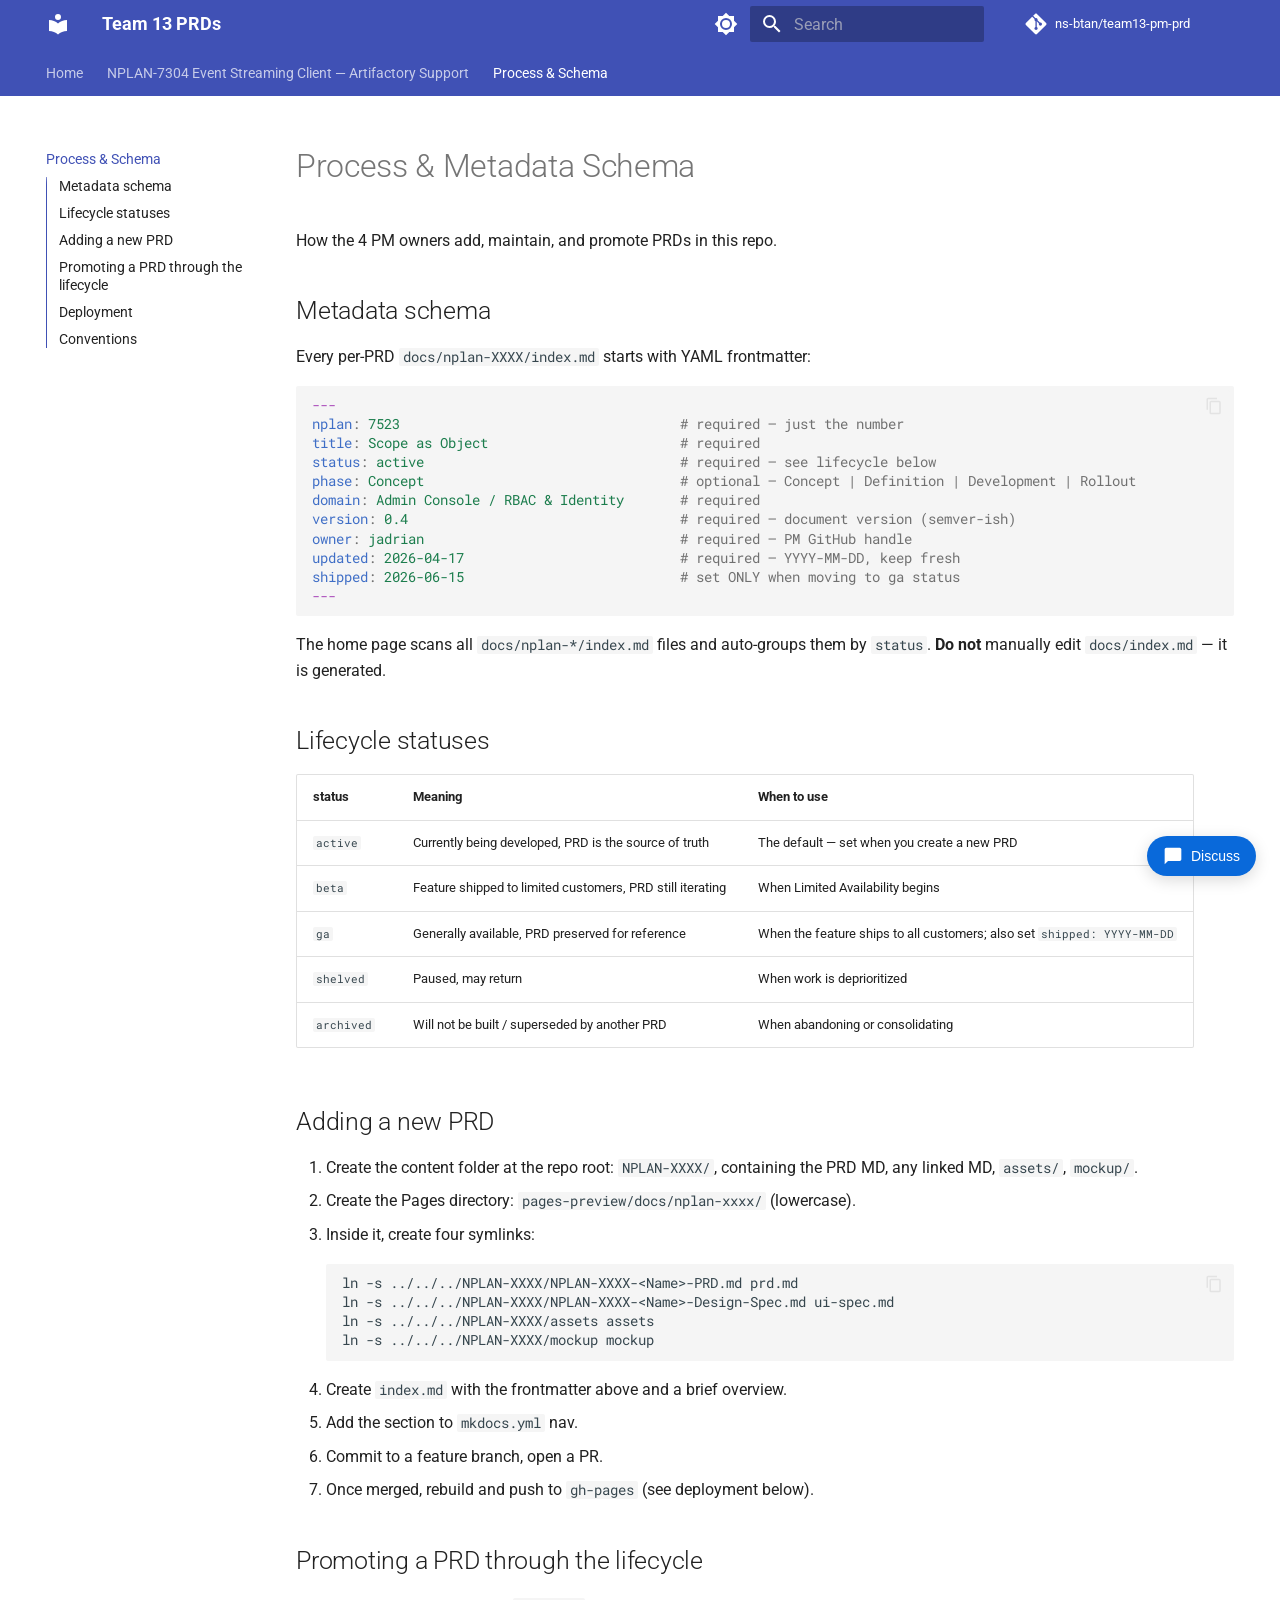
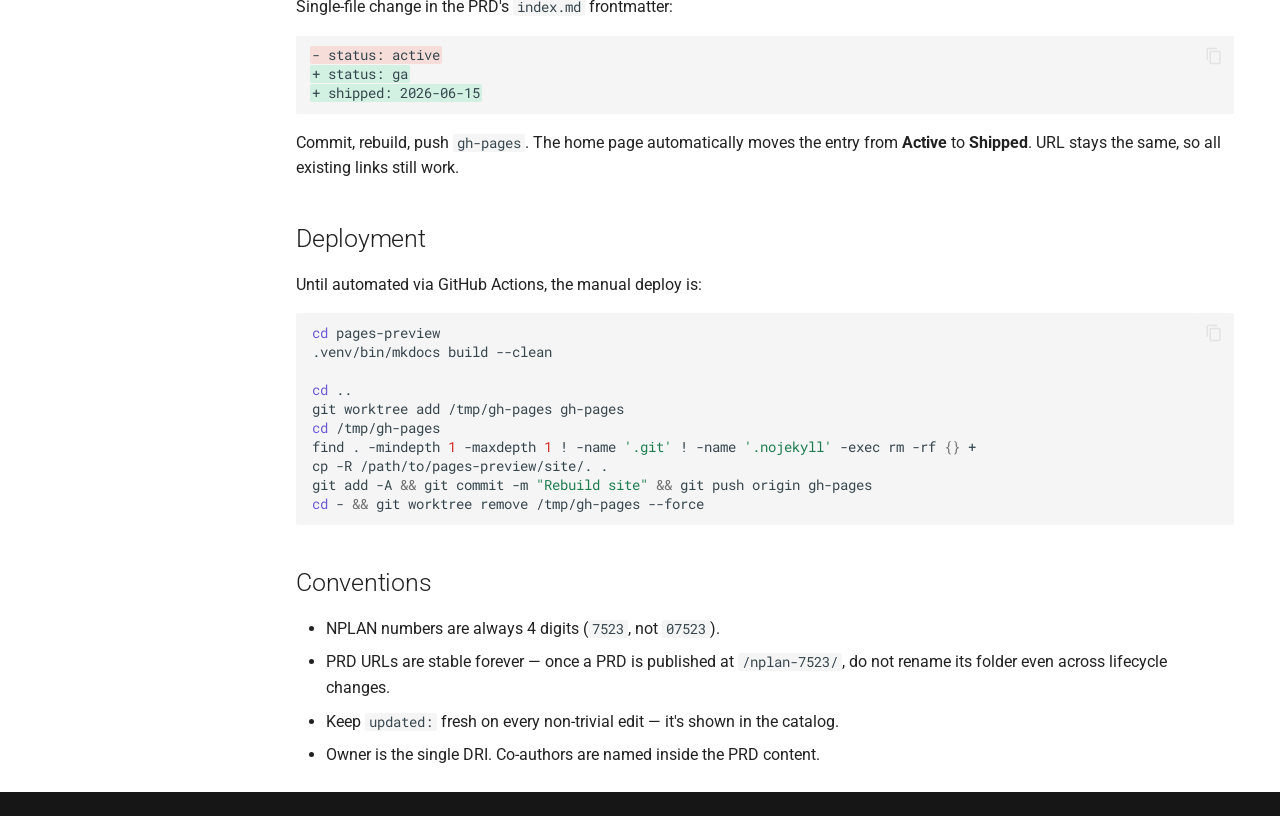
<file: process/index.html>
<!doctype html>
<html lang="en" class="no-js">
  <head>
    
      <meta charset="utf-8">
      <meta name="viewport" content="width=device-width,initial-scale=1">
      
        <meta name="description" content="Product Requirements catalog for ns-btan/team13-pm-prd">
      
      
      
      
        <link rel="prev" href="../nplan-7304/prd/">
      
      
      
        
      
      
      <link rel="icon" href="../assets/images/favicon.png">
      <meta name="generator" content="mkdocs-1.6.1, mkdocs-material-9.7.6">
    
    
      
        <title>Process & Metadata Schema - Team 13 PRDs</title>
      
    
    
      <link rel="stylesheet" href="../assets/stylesheets/main.484c7ddc.min.css">
      
        
        <link rel="stylesheet" href="../assets/stylesheets/palette.ab4e12ef.min.css">
      
      


    
    
      
    
    
      
        
        
        <link rel="preconnect" href="https://fonts.gstatic.com" crossorigin>
        <link rel="stylesheet" href="https://fonts.googleapis.com/css?family=Roboto:300,300i,400,400i,700,700i%7CRoboto+Mono:400,400i,700,700i&display=fallback">
        <style>:root{--md-text-font:"Roboto";--md-code-font:"Roboto Mono"}</style>
      
    
    
      <link rel="stylesheet" href="../_stylesheets/status-badges.css">
    
    <script>__md_scope=new URL("..",location),__md_hash=e=>[...e].reduce(((e,_)=>(e<<5)-e+_.charCodeAt(0)),0),__md_get=(e,_=localStorage,t=__md_scope)=>JSON.parse(_.getItem(t.pathname+"."+e)),__md_set=(e,_,t=localStorage,a=__md_scope)=>{try{t.setItem(a.pathname+"."+e,JSON.stringify(_))}catch(e){}}</script>
    
      

    
    
  </head>
  
  
    
    
      
    
    
    
    
    <body dir="ltr" data-md-color-scheme="default" data-md-color-primary="indigo" data-md-color-accent="indigo">
  
    
    <input class="md-toggle" data-md-toggle="drawer" type="checkbox" id="__drawer" autocomplete="off">
    <input class="md-toggle" data-md-toggle="search" type="checkbox" id="__search" autocomplete="off">
    <label class="md-overlay" for="__drawer"></label>
    <div data-md-component="skip">
      
        
        <a href="#process-metadata-schema" class="md-skip">
          Skip to content
        </a>
      
    </div>
    <div data-md-component="announce">
      
    </div>
    
    
      

<header class="md-header" data-md-component="header">
  <nav class="md-header__inner md-grid" aria-label="Header">
    <a href=".." title="Team 13 PRDs" class="md-header__button md-logo" aria-label="Team 13 PRDs" data-md-component="logo">
      
  
  <svg xmlns="http://www.w3.org/2000/svg" viewBox="0 0 24 24"><path d="M12 8a3 3 0 0 0 3-3 3 3 0 0 0-3-3 3 3 0 0 0-3 3 3 3 0 0 0 3 3m0 3.54C9.64 9.35 6.5 8 3 8v11c3.5 0 6.64 1.35 9 3.54 2.36-2.19 5.5-3.54 9-3.54V8c-3.5 0-6.64 1.35-9 3.54"/></svg>

    </a>
    <label class="md-header__button md-icon" for="__drawer">
      
      <svg xmlns="http://www.w3.org/2000/svg" viewBox="0 0 24 24"><path d="M3 6h18v2H3zm0 5h18v2H3zm0 5h18v2H3z"/></svg>
    </label>
    <div class="md-header__title" data-md-component="header-title">
      <div class="md-header__ellipsis">
        <div class="md-header__topic">
          <span class="md-ellipsis">
            Team 13 PRDs
          </span>
        </div>
        <div class="md-header__topic" data-md-component="header-topic">
          <span class="md-ellipsis">
            
              Process & Metadata Schema
            
          </span>
        </div>
      </div>
    </div>
    
      
        <form class="md-header__option" data-md-component="palette">
  
    
    
    
    <input class="md-option" data-md-color-media="(prefers-color-scheme: light)" data-md-color-scheme="default" data-md-color-primary="indigo" data-md-color-accent="indigo"  aria-label="Switch to dark mode"  type="radio" name="__palette" id="__palette_0">
    
      <label class="md-header__button md-icon" title="Switch to dark mode" for="__palette_1" hidden>
        <svg xmlns="http://www.w3.org/2000/svg" viewBox="0 0 24 24"><path d="M12 8a4 4 0 0 0-4 4 4 4 0 0 0 4 4 4 4 0 0 0 4-4 4 4 0 0 0-4-4m0 10a6 6 0 0 1-6-6 6 6 0 0 1 6-6 6 6 0 0 1 6 6 6 6 0 0 1-6 6m8-9.31V4h-4.69L12 .69 8.69 4H4v4.69L.69 12 4 15.31V20h4.69L12 23.31 15.31 20H20v-4.69L23.31 12z"/></svg>
      </label>
    
  
    
    
    
    <input class="md-option" data-md-color-media="(prefers-color-scheme: dark)" data-md-color-scheme="slate" data-md-color-primary="indigo" data-md-color-accent="indigo"  aria-label="Switch to light mode"  type="radio" name="__palette" id="__palette_1">
    
      <label class="md-header__button md-icon" title="Switch to light mode" for="__palette_0" hidden>
        <svg xmlns="http://www.w3.org/2000/svg" viewBox="0 0 24 24"><path d="M12 18c-.89 0-1.74-.2-2.5-.55C11.56 16.5 13 14.42 13 12s-1.44-4.5-3.5-5.45C10.26 6.2 11.11 6 12 6a6 6 0 0 1 6 6 6 6 0 0 1-6 6m8-9.31V4h-4.69L12 .69 8.69 4H4v4.69L.69 12 4 15.31V20h4.69L12 23.31 15.31 20H20v-4.69L23.31 12z"/></svg>
      </label>
    
  
</form>
      
    
    
      <script>var palette=__md_get("__palette");if(palette&&palette.color){if("(prefers-color-scheme)"===palette.color.media){var media=matchMedia("(prefers-color-scheme: light)"),input=document.querySelector(media.matches?"[data-md-color-media='(prefers-color-scheme: light)']":"[data-md-color-media='(prefers-color-scheme: dark)']");palette.color.media=input.getAttribute("data-md-color-media"),palette.color.scheme=input.getAttribute("data-md-color-scheme"),palette.color.primary=input.getAttribute("data-md-color-primary"),palette.color.accent=input.getAttribute("data-md-color-accent")}for(var[key,value]of Object.entries(palette.color))document.body.setAttribute("data-md-color-"+key,value)}</script>
    
    
    
      
      
        <label class="md-header__button md-icon" for="__search">
          
          <svg xmlns="http://www.w3.org/2000/svg" viewBox="0 0 24 24"><path d="M9.5 3A6.5 6.5 0 0 1 16 9.5c0 1.61-.59 3.09-1.56 4.23l.27.27h.79l5 5-1.5 1.5-5-5v-.79l-.27-.27A6.52 6.52 0 0 1 9.5 16 6.5 6.5 0 0 1 3 9.5 6.5 6.5 0 0 1 9.5 3m0 2C7 5 5 7 5 9.5S7 14 9.5 14 14 12 14 9.5 12 5 9.5 5"/></svg>
        </label>
        <div class="md-search" data-md-component="search" role="dialog">
  <label class="md-search__overlay" for="__search"></label>
  <div class="md-search__inner" role="search">
    <form class="md-search__form" name="search">
      <input type="text" class="md-search__input" name="query" aria-label="Search" placeholder="Search" autocapitalize="off" autocorrect="off" autocomplete="off" spellcheck="false" data-md-component="search-query" required>
      <label class="md-search__icon md-icon" for="__search">
        
        <svg xmlns="http://www.w3.org/2000/svg" viewBox="0 0 24 24"><path d="M9.5 3A6.5 6.5 0 0 1 16 9.5c0 1.61-.59 3.09-1.56 4.23l.27.27h.79l5 5-1.5 1.5-5-5v-.79l-.27-.27A6.52 6.52 0 0 1 9.5 16 6.5 6.5 0 0 1 3 9.5 6.5 6.5 0 0 1 9.5 3m0 2C7 5 5 7 5 9.5S7 14 9.5 14 14 12 14 9.5 12 5 9.5 5"/></svg>
        
        <svg xmlns="http://www.w3.org/2000/svg" viewBox="0 0 24 24"><path d="M20 11v2H8l5.5 5.5-1.42 1.42L4.16 12l7.92-7.92L13.5 5.5 8 11z"/></svg>
      </label>
      <nav class="md-search__options" aria-label="Search">
        
        <button type="reset" class="md-search__icon md-icon" title="Clear" aria-label="Clear" tabindex="-1">
          
          <svg xmlns="http://www.w3.org/2000/svg" viewBox="0 0 24 24"><path d="M19 6.41 17.59 5 12 10.59 6.41 5 5 6.41 10.59 12 5 17.59 6.41 19 12 13.41 17.59 19 19 17.59 13.41 12z"/></svg>
        </button>
      </nav>
      
    </form>
    <div class="md-search__output">
      <div class="md-search__scrollwrap" tabindex="0" data-md-scrollfix>
        <div class="md-search-result" data-md-component="search-result">
          <div class="md-search-result__meta">
            Initializing search
          </div>
          <ol class="md-search-result__list" role="presentation"></ol>
        </div>
      </div>
    </div>
  </div>
</div>
      
    
    
      <div class="md-header__source">
        <a href="https://github.com/ns-btan/team13-pm-prd" title="Go to repository" class="md-source" data-md-component="source">
  <div class="md-source__icon md-icon">
    
    <svg xmlns="http://www.w3.org/2000/svg" viewBox="0 0 448 512"><!--! Font Awesome Free 7.1.0 by @fontawesome - https://fontawesome.com License - https://fontawesome.com/license/free (Icons: CC BY 4.0, Fonts: SIL OFL 1.1, Code: MIT License) Copyright 2025 Fonticons, Inc.--><path d="M439.6 236.1 244 40.5c-5.4-5.5-12.8-8.5-20.4-8.5s-15 3-20.4 8.4L162.5 81l51.5 51.5c27.1-9.1 52.7 16.8 43.4 43.7l49.7 49.7c34.2-11.8 61.2 31 35.5 56.7-26.5 26.5-70.2-2.9-56-37.3L240.3 199v121.9c25.3 12.5 22.3 41.8 9.1 55-6.4 6.4-15.2 10.1-24.3 10.1s-17.8-3.6-24.3-10.1c-17.6-17.6-11.1-46.9 11.2-56v-123c-20.8-8.5-24.6-30.7-18.6-45L142.6 101 8.5 235.1C3 240.6 0 247.9 0 255.5s3 15 8.5 20.4l195.6 195.7c5.4 5.4 12.7 8.4 20.4 8.4s15-3 20.4-8.4l194.7-194.7c5.4-5.4 8.4-12.8 8.4-20.4s-3-15-8.4-20.4"/></svg>
  </div>
  <div class="md-source__repository">
    ns-btan/team13-pm-prd
  </div>
</a>
      </div>
    
  </nav>
  
</header>
    
    <div class="md-container" data-md-component="container">
      
      
        
          
            
<nav class="md-tabs" aria-label="Tabs" data-md-component="tabs">
  <div class="md-grid">
    <ul class="md-tabs__list">
      
        
  
  
  
  
    <li class="md-tabs__item">
      <a href=".." class="md-tabs__link">
        
  
  
    
  
  Home

      </a>
    </li>
  

      
        
  
  
  
  
    
    
      <li class="md-tabs__item">
        <a href="../nplan-7304/" class="md-tabs__link">
          
  
  
  NPLAN-7304 Event Streaming Client — Artifactory Support

        </a>
      </li>
    
  

      
        
  
  
  
    
  
  
    <li class="md-tabs__item md-tabs__item--active">
      <a href="./" class="md-tabs__link">
        
  
  
    
  
  Process & Schema

      </a>
    </li>
  

      
    </ul>
  </div>
</nav>
          
        
      
      <main class="md-main" data-md-component="main">
        <div class="md-main__inner md-grid">
          
            
              
              <div class="md-sidebar md-sidebar--primary" data-md-component="sidebar" data-md-type="navigation" >
                <div class="md-sidebar__scrollwrap">
                  <div class="md-sidebar__inner">
                    


  


  

<nav class="md-nav md-nav--primary md-nav--lifted md-nav--integrated" aria-label="Navigation" data-md-level="0">
  <label class="md-nav__title" for="__drawer">
    <a href=".." title="Team 13 PRDs" class="md-nav__button md-logo" aria-label="Team 13 PRDs" data-md-component="logo">
      
  
  <svg xmlns="http://www.w3.org/2000/svg" viewBox="0 0 24 24"><path d="M12 8a3 3 0 0 0 3-3 3 3 0 0 0-3-3 3 3 0 0 0-3 3 3 3 0 0 0 3 3m0 3.54C9.64 9.35 6.5 8 3 8v11c3.5 0 6.64 1.35 9 3.54 2.36-2.19 5.5-3.54 9-3.54V8c-3.5 0-6.64 1.35-9 3.54"/></svg>

    </a>
    Team 13 PRDs
  </label>
  
    <div class="md-nav__source">
      <a href="https://github.com/ns-btan/team13-pm-prd" title="Go to repository" class="md-source" data-md-component="source">
  <div class="md-source__icon md-icon">
    
    <svg xmlns="http://www.w3.org/2000/svg" viewBox="0 0 448 512"><!--! Font Awesome Free 7.1.0 by @fontawesome - https://fontawesome.com License - https://fontawesome.com/license/free (Icons: CC BY 4.0, Fonts: SIL OFL 1.1, Code: MIT License) Copyright 2025 Fonticons, Inc.--><path d="M439.6 236.1 244 40.5c-5.4-5.5-12.8-8.5-20.4-8.5s-15 3-20.4 8.4L162.5 81l51.5 51.5c27.1-9.1 52.7 16.8 43.4 43.7l49.7 49.7c34.2-11.8 61.2 31 35.5 56.7-26.5 26.5-70.2-2.9-56-37.3L240.3 199v121.9c25.3 12.5 22.3 41.8 9.1 55-6.4 6.4-15.2 10.1-24.3 10.1s-17.8-3.6-24.3-10.1c-17.6-17.6-11.1-46.9 11.2-56v-123c-20.8-8.5-24.6-30.7-18.6-45L142.6 101 8.5 235.1C3 240.6 0 247.9 0 255.5s3 15 8.5 20.4l195.6 195.7c5.4 5.4 12.7 8.4 20.4 8.4s15-3 20.4-8.4l194.7-194.7c5.4-5.4 8.4-12.8 8.4-20.4s-3-15-8.4-20.4"/></svg>
  </div>
  <div class="md-source__repository">
    ns-btan/team13-pm-prd
  </div>
</a>
    </div>
  
  <ul class="md-nav__list" data-md-scrollfix>
    
      
      
  
  
  
  
    <li class="md-nav__item">
      <a href=".." class="md-nav__link">
        
  
  
  <span class="md-ellipsis">
    
  
    Home
  

    
  </span>
  
  

      </a>
    </li>
  

    
      
      
  
  
  
  
    
    
    
    
      
      
        
      
    
    
    <li class="md-nav__item md-nav__item--nested">
      
        
        
        <input class="md-nav__toggle md-toggle " type="checkbox" id="__nav_2" >
        
          
          <label class="md-nav__link" for="__nav_2" id="__nav_2_label" tabindex="0">
            
  
  
  <span class="md-ellipsis">
    
  
    NPLAN-7304 Event Streaming Client — Artifactory Support
  

    
  </span>
  
  

            <span class="md-nav__icon md-icon"></span>
          </label>
        
        <nav class="md-nav" data-md-level="1" aria-labelledby="__nav_2_label" aria-expanded="false">
          <label class="md-nav__title" for="__nav_2">
            <span class="md-nav__icon md-icon"></span>
            
  
    NPLAN-7304 Event Streaming Client — Artifactory Support
  

          </label>
          <ul class="md-nav__list" data-md-scrollfix>
            
              
                
  
  
  
  
    <li class="md-nav__item">
      <a href="../nplan-7304/" class="md-nav__link">
        
  
  
  <span class="md-ellipsis">
    
  
    Overview
  

    
  </span>
  
  
    
  
  
    <span class="md-status md-status--active"></span>
  

  

      </a>
    </li>
  

              
            
              
                
  
  
  
  
    <li class="md-nav__item">
      <a href="../nplan-7304/prd/" class="md-nav__link">
        
  
  
  <span class="md-ellipsis">
    
  
    PRD
  

    
  </span>
  
  

      </a>
    </li>
  

              
            
          </ul>
        </nav>
      
    </li>
  

    
      
      
  
  
    
  
  
  
    <li class="md-nav__item md-nav__item--active">
      
      <input class="md-nav__toggle md-toggle" type="checkbox" id="__toc">
      
      
        
      
      
        <label class="md-nav__link md-nav__link--active" for="__toc">
          
  
  
  <span class="md-ellipsis">
    
  
    Process & Schema
  

    
  </span>
  
  

          <span class="md-nav__icon md-icon"></span>
        </label>
      
      <a href="./" class="md-nav__link md-nav__link--active">
        
  
  
  <span class="md-ellipsis">
    
  
    Process & Schema
  

    
  </span>
  
  

      </a>
      
        

<nav class="md-nav md-nav--secondary" aria-label="Table of contents">
  
  
  
    
  
  
    <label class="md-nav__title" for="__toc">
      <span class="md-nav__icon md-icon"></span>
      Table of contents
    </label>
    <ul class="md-nav__list" data-md-component="toc" data-md-scrollfix>
      
        <li class="md-nav__item">
  <a href="#metadata-schema" class="md-nav__link">
    <span class="md-ellipsis">
      
        Metadata schema
      
    </span>
  </a>
  
</li>
      
        <li class="md-nav__item">
  <a href="#lifecycle-statuses" class="md-nav__link">
    <span class="md-ellipsis">
      
        Lifecycle statuses
      
    </span>
  </a>
  
</li>
      
        <li class="md-nav__item">
  <a href="#adding-a-new-prd" class="md-nav__link">
    <span class="md-ellipsis">
      
        Adding a new PRD
      
    </span>
  </a>
  
</li>
      
        <li class="md-nav__item">
  <a href="#promoting-a-prd-through-the-lifecycle" class="md-nav__link">
    <span class="md-ellipsis">
      
        Promoting a PRD through the lifecycle
      
    </span>
  </a>
  
</li>
      
        <li class="md-nav__item">
  <a href="#deployment" class="md-nav__link">
    <span class="md-ellipsis">
      
        Deployment
      
    </span>
  </a>
  
</li>
      
        <li class="md-nav__item">
  <a href="#conventions" class="md-nav__link">
    <span class="md-ellipsis">
      
        Conventions
      
    </span>
  </a>
  
</li>
      
    </ul>
  
</nav>
      
    </li>
  

    
  </ul>
</nav>
                  </div>
                </div>
              </div>
            
            
          
          
            <div class="md-content" data-md-component="content">
              
              <article class="md-content__inner md-typeset">
                
                  


  
  


<h1 id="process-metadata-schema">Process &amp; Metadata Schema<a class="headerlink" href="#process-metadata-schema" title="Permanent link">&para;</a></h1>
<p>How the 4 PM owners add, maintain, and promote PRDs in this repo.</p>
<h2 id="metadata-schema">Metadata schema<a class="headerlink" href="#metadata-schema" title="Permanent link">&para;</a></h2>
<p>Every per-PRD <code>docs/nplan-XXXX/index.md</code> starts with YAML frontmatter:</p>
<div class="highlight"><pre><span></span><code><a id="__codelineno-0-1" name="__codelineno-0-1" href="#__codelineno-0-1"></a><span class="nn">---</span>
<a id="__codelineno-0-2" name="__codelineno-0-2" href="#__codelineno-0-2"></a><span class="nt">nplan</span><span class="p">:</span><span class="w"> </span><span class="l l-Scalar l-Scalar-Plain">7523</span><span class="w">                                   </span><span class="c1"># required — just the number</span>
<a id="__codelineno-0-3" name="__codelineno-0-3" href="#__codelineno-0-3"></a><span class="nt">title</span><span class="p">:</span><span class="w"> </span><span class="l l-Scalar l-Scalar-Plain">Scope as Object</span><span class="w">                        </span><span class="c1"># required</span>
<a id="__codelineno-0-4" name="__codelineno-0-4" href="#__codelineno-0-4"></a><span class="nt">status</span><span class="p">:</span><span class="w"> </span><span class="l l-Scalar l-Scalar-Plain">active</span><span class="w">                                </span><span class="c1"># required — see lifecycle below</span>
<a id="__codelineno-0-5" name="__codelineno-0-5" href="#__codelineno-0-5"></a><span class="nt">phase</span><span class="p">:</span><span class="w"> </span><span class="l l-Scalar l-Scalar-Plain">Concept</span><span class="w">                                </span><span class="c1"># optional — Concept | Definition | Development | Rollout</span>
<a id="__codelineno-0-6" name="__codelineno-0-6" href="#__codelineno-0-6"></a><span class="nt">domain</span><span class="p">:</span><span class="w"> </span><span class="l l-Scalar l-Scalar-Plain">Admin Console / RBAC &amp; Identity</span><span class="w">       </span><span class="c1"># required</span>
<a id="__codelineno-0-7" name="__codelineno-0-7" href="#__codelineno-0-7"></a><span class="nt">version</span><span class="p">:</span><span class="w"> </span><span class="l l-Scalar l-Scalar-Plain">0.4</span><span class="w">                                  </span><span class="c1"># required — document version (semver-ish)</span>
<a id="__codelineno-0-8" name="__codelineno-0-8" href="#__codelineno-0-8"></a><span class="nt">owner</span><span class="p">:</span><span class="w"> </span><span class="l l-Scalar l-Scalar-Plain">jadrian</span><span class="w">                                </span><span class="c1"># required — PM GitHub handle</span>
<a id="__codelineno-0-9" name="__codelineno-0-9" href="#__codelineno-0-9"></a><span class="nt">updated</span><span class="p">:</span><span class="w"> </span><span class="l l-Scalar l-Scalar-Plain">2026-04-17</span><span class="w">                           </span><span class="c1"># required — YYYY-MM-DD, keep fresh</span>
<a id="__codelineno-0-10" name="__codelineno-0-10" href="#__codelineno-0-10"></a><span class="nt">shipped</span><span class="p">:</span><span class="w"> </span><span class="l l-Scalar l-Scalar-Plain">2026-06-15</span><span class="w">                           </span><span class="c1"># set ONLY when moving to ga status</span>
<a id="__codelineno-0-11" name="__codelineno-0-11" href="#__codelineno-0-11"></a><span class="nn">---</span>
</code></pre></div>
<p>The home page scans all <code>docs/nplan-*/index.md</code> files and auto-groups them by <code>status</code>. <strong>Do not</strong> manually edit <code>docs/index.md</code> — it is generated.</p>
<h2 id="lifecycle-statuses">Lifecycle statuses<a class="headerlink" href="#lifecycle-statuses" title="Permanent link">&para;</a></h2>
<table>
<thead>
<tr>
<th>status</th>
<th>Meaning</th>
<th>When to use</th>
</tr>
</thead>
<tbody>
<tr>
<td><code>active</code></td>
<td>Currently being developed, PRD is the source of truth</td>
<td>The default — set when you create a new PRD</td>
</tr>
<tr>
<td><code>beta</code></td>
<td>Feature shipped to limited customers, PRD still iterating</td>
<td>When Limited Availability begins</td>
</tr>
<tr>
<td><code>ga</code></td>
<td>Generally available, PRD preserved for reference</td>
<td>When the feature ships to all customers; also set <code>shipped: YYYY-MM-DD</code></td>
</tr>
<tr>
<td><code>shelved</code></td>
<td>Paused, may return</td>
<td>When work is deprioritized</td>
</tr>
<tr>
<td><code>archived</code></td>
<td>Will not be built / superseded by another PRD</td>
<td>When abandoning or consolidating</td>
</tr>
</tbody>
</table>
<h2 id="adding-a-new-prd">Adding a new PRD<a class="headerlink" href="#adding-a-new-prd" title="Permanent link">&para;</a></h2>
<ol>
<li>Create the content folder at the repo root: <code>NPLAN-XXXX/</code>, containing the PRD MD, any linked MD, <code>assets/</code>, <code>mockup/</code>.</li>
<li>Create the Pages directory: <code>pages-preview/docs/nplan-xxxx/</code> (lowercase).</li>
<li>Inside it, create four symlinks:
   <div class="highlight"><pre><span></span><code><a id="__codelineno-1-1" name="__codelineno-1-1" href="#__codelineno-1-1"></a>ln -s ../../../NPLAN-XXXX/NPLAN-XXXX-&lt;Name&gt;-PRD.md prd.md
<a id="__codelineno-1-2" name="__codelineno-1-2" href="#__codelineno-1-2"></a>ln -s ../../../NPLAN-XXXX/NPLAN-XXXX-&lt;Name&gt;-Design-Spec.md ui-spec.md
<a id="__codelineno-1-3" name="__codelineno-1-3" href="#__codelineno-1-3"></a>ln -s ../../../NPLAN-XXXX/assets assets
<a id="__codelineno-1-4" name="__codelineno-1-4" href="#__codelineno-1-4"></a>ln -s ../../../NPLAN-XXXX/mockup mockup
</code></pre></div></li>
<li>Create <code>index.md</code> with the frontmatter above and a brief overview.</li>
<li>Add the section to <code>mkdocs.yml</code> nav.</li>
<li>Commit to a feature branch, open a PR.</li>
<li>Once merged, rebuild and push to <code>gh-pages</code> (see deployment below).</li>
</ol>
<h2 id="promoting-a-prd-through-the-lifecycle">Promoting a PRD through the lifecycle<a class="headerlink" href="#promoting-a-prd-through-the-lifecycle" title="Permanent link">&para;</a></h2>
<p>Single-file change in the PRD's <code>index.md</code> frontmatter:</p>
<div class="highlight"><pre><span></span><code><a id="__codelineno-2-1" name="__codelineno-2-1" href="#__codelineno-2-1"></a><span class="gd">- status: active</span>
<a id="__codelineno-2-2" name="__codelineno-2-2" href="#__codelineno-2-2"></a><span class="gi">+ status: ga</span>
<a id="__codelineno-2-3" name="__codelineno-2-3" href="#__codelineno-2-3"></a><span class="gi">+ shipped: 2026-06-15</span>
</code></pre></div>
<p>Commit, rebuild, push <code>gh-pages</code>. The home page automatically moves the entry from <strong>Active</strong> to <strong>Shipped</strong>. URL stays the same, so all existing links still work.</p>
<h2 id="deployment">Deployment<a class="headerlink" href="#deployment" title="Permanent link">&para;</a></h2>
<p>Until automated via GitHub Actions, the manual deploy is:</p>
<div class="highlight"><pre><span></span><code><a id="__codelineno-3-1" name="__codelineno-3-1" href="#__codelineno-3-1"></a><span class="nb">cd</span><span class="w"> </span>pages-preview
<a id="__codelineno-3-2" name="__codelineno-3-2" href="#__codelineno-3-2"></a>.venv/bin/mkdocs<span class="w"> </span>build<span class="w"> </span>--clean
<a id="__codelineno-3-3" name="__codelineno-3-3" href="#__codelineno-3-3"></a>
<a id="__codelineno-3-4" name="__codelineno-3-4" href="#__codelineno-3-4"></a><span class="nb">cd</span><span class="w"> </span>..
<a id="__codelineno-3-5" name="__codelineno-3-5" href="#__codelineno-3-5"></a>git<span class="w"> </span>worktree<span class="w"> </span>add<span class="w"> </span>/tmp/gh-pages<span class="w"> </span>gh-pages
<a id="__codelineno-3-6" name="__codelineno-3-6" href="#__codelineno-3-6"></a><span class="nb">cd</span><span class="w"> </span>/tmp/gh-pages
<a id="__codelineno-3-7" name="__codelineno-3-7" href="#__codelineno-3-7"></a>find<span class="w"> </span>.<span class="w"> </span>-mindepth<span class="w"> </span><span class="m">1</span><span class="w"> </span>-maxdepth<span class="w"> </span><span class="m">1</span><span class="w"> </span>!<span class="w"> </span>-name<span class="w"> </span><span class="s1">&#39;.git&#39;</span><span class="w"> </span>!<span class="w"> </span>-name<span class="w"> </span><span class="s1">&#39;.nojekyll&#39;</span><span class="w"> </span>-exec<span class="w"> </span>rm<span class="w"> </span>-rf<span class="w"> </span><span class="o">{}</span><span class="w"> </span>+
<a id="__codelineno-3-8" name="__codelineno-3-8" href="#__codelineno-3-8"></a>cp<span class="w"> </span>-R<span class="w"> </span>/path/to/pages-preview/site/.<span class="w"> </span>.
<a id="__codelineno-3-9" name="__codelineno-3-9" href="#__codelineno-3-9"></a>git<span class="w"> </span>add<span class="w"> </span>-A<span class="w"> </span><span class="o">&amp;&amp;</span><span class="w"> </span>git<span class="w"> </span>commit<span class="w"> </span>-m<span class="w"> </span><span class="s2">&quot;Rebuild site&quot;</span><span class="w"> </span><span class="o">&amp;&amp;</span><span class="w"> </span>git<span class="w"> </span>push<span class="w"> </span>origin<span class="w"> </span>gh-pages
<a id="__codelineno-3-10" name="__codelineno-3-10" href="#__codelineno-3-10"></a><span class="nb">cd</span><span class="w"> </span>-<span class="w"> </span><span class="o">&amp;&amp;</span><span class="w"> </span>git<span class="w"> </span>worktree<span class="w"> </span>remove<span class="w"> </span>/tmp/gh-pages<span class="w"> </span>--force
</code></pre></div>
<h2 id="conventions">Conventions<a class="headerlink" href="#conventions" title="Permanent link">&para;</a></h2>
<ul>
<li>NPLAN numbers are always 4 digits (<code>7523</code>, not <code>07523</code>).</li>
<li>PRD URLs are stable forever — once a PRD is published at <code>/nplan-7523/</code>, do not rename its folder even across lifecycle changes.</li>
<li>Keep <code>updated:</code> fresh on every non-trivial edit — it's shown in the catalog.</li>
<li>Owner is the single DRI. Co-authors are named inside the PRD content.</li>
</ul>







  
  







<button id="giscus-toggle"
        type="button"
        aria-label="Toggle discussion panel"
        aria-expanded="false"
        aria-controls="giscus-panel"
        title="Open discussion for this section">
  <svg xmlns="http://www.w3.org/2000/svg" width="20" height="20" viewBox="0 0 24 24" fill="currentColor" aria-hidden="true">
    <path d="M20 2H4c-1.1 0-2 .9-2 2v18l4-4h14c1.1 0 2-.9 2-2V4c0-1.1-.9-2-2-2z"/>
  </svg>
  <span>Discuss</span>
</button>

<aside id="giscus-panel" aria-hidden="true" aria-label="Section discussion">
  <header class="giscus-panel__header">
    <div class="giscus-panel__titlebar">
      <strong>Discussion</strong>
      <button id="giscus-close" type="button" aria-label="Close discussion panel">✕</button>
    </div>
    <div class="giscus-panel__sectionbar">
      <label for="giscus-section-picker">Section:</label>
      <select id="giscus-section-picker" aria-label="Select section to discuss"></select>
    </div>
  </header>
  <div class="giscus-panel__body" id="giscus-container"></div>
</aside>

<style>
  :root {
    --giscus-panel-width: 460px;
    --giscus-panel-z: 1000;
    --gh-bg: #ffffff;
    --gh-bg-subtle: #f6f8fa;
    --gh-border: #d0d7de;
    --gh-fg: #1f2328;
    --gh-fg-muted: #59636e;
    --gh-accent: #0969da;
    --gh-accent-fg: #ffffff;
  }
  [data-md-color-scheme="slate"] {
    --gh-bg: #0d1117;
    --gh-bg-subtle: #161b22;
    --gh-border: #30363d;
    --gh-fg: #e6edf3;
    --gh-fg-muted: #8b949e;
    --gh-accent: #2f81f7;
    --gh-accent-fg: #ffffff;
  }
  #giscus-toggle {
    position: fixed;
    right: 24px;
    bottom: 24px;
    z-index: var(--giscus-panel-z);
    display: inline-flex;
    align-items: center;
    gap: 8px;
    padding: 10px 16px;
    background: var(--gh-accent);
    color: var(--gh-accent-fg);
    border: 0;
    border-radius: 999px;
    box-shadow: 0 4px 16px rgba(0,0,0,0.15);
    font: 500 14px/1 -apple-system, BlinkMacSystemFont, "Segoe UI", Helvetica, Arial, sans-serif;
    cursor: pointer;
    transition: transform 0.15s ease, box-shadow 0.15s ease, filter 0.15s ease;
  }
  #giscus-toggle:hover {
    transform: translateY(-1px);
    filter: brightness(1.1);
    box-shadow: 0 6px 20px rgba(0,0,0,0.25);
  }
  #giscus-toggle:focus-visible {
    outline: 2px solid var(--gh-accent);
    outline-offset: 2px;
  }

  #giscus-panel {
    position: fixed;
    top: 0;
    right: calc(-1 * var(--giscus-panel-width) - 20px);
    width: var(--giscus-panel-width);
    max-width: 100vw;
    height: 100vh;
    z-index: var(--giscus-panel-z);
    background: var(--gh-bg);
    color: var(--gh-fg);
    color-scheme: light;
    box-shadow: -4px 0 24px rgba(0,0,0,0.25);
    display: flex;
    flex-direction: column;
    transition: right 0.3s ease;
    visibility: hidden;
    font-family: -apple-system, BlinkMacSystemFont, "Segoe UI", Helvetica, Arial, sans-serif;
  }
  [data-md-color-scheme="slate"] #giscus-panel {
    color-scheme: dark;
  }
  #giscus-panel.open {
    right: 0;
    visibility: visible;
  }
  .giscus-panel__header {
    flex: 0 0 auto;
    border-bottom: 1px solid var(--gh-border);
    background: var(--gh-bg-subtle);
  }
  .giscus-panel__titlebar {
    display: flex;
    align-items: center;
    justify-content: space-between;
    padding: 14px 18px 8px;
    font-size: 15px;
  }
  .giscus-panel__titlebar strong {
    color: var(--gh-fg);
    font-weight: 600;
  }
  .giscus-panel__sectionbar {
    display: flex;
    align-items: center;
    gap: 8px;
    padding: 0 18px 14px;
    font-size: 13px;
    color: var(--gh-fg-muted);
  }
  .giscus-panel__sectionbar label {
    flex: 0 0 auto;
  }
  #giscus-section-picker {
    flex: 1 1 auto;
    min-width: 0;
    padding: 6px 10px;
    border: 1px solid var(--gh-border);
    border-radius: 6px;
    background: var(--gh-bg);
    color: var(--gh-fg);
    font: inherit;
    font-size: 13px;
    cursor: pointer;
    appearance: none;
    -webkit-appearance: none;
    background-image: url("data:image/svg+xml,%3Csvg xmlns='http://www.w3.org/2000/svg' width='12' height='12' viewBox='0 0 16 16' fill='%238b949e'%3E%3Cpath d='M4.427 7.427l3.396 3.396a.25.25 0 00.354 0l3.396-3.396A.25.25 0 0011.396 7H4.604a.25.25 0 00-.177.427z'/%3E%3C/svg%3E");
    background-repeat: no-repeat;
    background-position: right 8px center;
    padding-right: 28px;
  }
  #giscus-section-picker:hover {
    border-color: var(--gh-fg-muted);
  }
  #giscus-section-picker:focus-visible {
    outline: 2px solid var(--gh-accent);
    outline-offset: 0;
    border-color: var(--gh-accent);
  }
  #giscus-section-picker option {
    background: var(--gh-bg);
    color: var(--gh-fg);
  }
  #giscus-close {
    background: transparent;
    border: 0;
    font-size: 18px;
    line-height: 1;
    cursor: pointer;
    color: var(--gh-fg-muted);
    padding: 4px 10px;
    border-radius: 6px;
  }
  #giscus-close:hover {
    background: var(--gh-border);
    color: var(--gh-fg);
  }
  .giscus-panel__body {
    flex: 1 1 auto;
    overflow-y: auto;
    padding: 16px 18px;
    background: var(--gh-bg);
  }

  @media (max-width: 600px) {
    :root { --giscus-panel-width: 100vw; }
    #giscus-toggle span { display: none; }
    #giscus-toggle { padding: 12px; }
  }
</style>

<script>
  (function () {
    var toggleBtn = document.getElementById('giscus-toggle');
    var panel = document.getElementById('giscus-panel');
    var closeBtn = document.getElementById('giscus-close');
    var picker = document.getElementById('giscus-section-picker');
    var container = document.getElementById('giscus-container');
    if (!toggleBtn || !panel || !closeBtn || !picker || !container) return;

    var PAGE_PATH = window.location.pathname;
    var PAGE_KEY = PAGE_PATH.replace(/\/$/, '') || '/';

    var main = document.querySelector('article') || document.querySelector('main') || document.body;
    var headings = Array.prototype.slice.call(main.querySelectorAll('h2[id], h3[id]'));
    var sections = headings.map(function (h) {
      return {
        id: h.id,
        level: parseInt(h.tagName.substring(1), 10),
        title: h.textContent.replace(/¶|#/g, '').trim(),
        element: h,
        term: PAGE_KEY + '#' + h.id
      };
    });

    var pageTerm = PAGE_KEY;
    var pageOption = { id: '', title: '— Whole page —', term: pageTerm, level: 0 };

    function makeOpt(s) {
      var opt = document.createElement('option');
      opt.value = s.term;
      opt.textContent = (s.level === 3 ? '    ' : '') + s.title;
      opt.dataset.id = s.id;
      return opt;
    }
    picker.appendChild(makeOpt(pageOption));
    sections.forEach(function (s) { picker.appendChild(makeOpt(s)); });

    var currentTerm = pageTerm;
    if (sections.length > 0 && 'IntersectionObserver' in window) {
      var visibleIds = new Set();
      var io = new IntersectionObserver(function (entries) {
        entries.forEach(function (e) {
          if (e.isIntersecting) visibleIds.add(e.target.id);
          else visibleIds.delete(e.target.id);
        });
        for (var i = sections.length - 1; i >= 0; i--) {
          if (visibleIds.has(sections[i].id)) {
            currentTerm = sections[i].term;
            return;
          }
        }
      }, { rootMargin: '-80px 0px -60% 0px', threshold: 0 });
      sections.forEach(function (s) { io.observe(s.element); });
    }

    if (window.location.hash) {
      var hashId = window.location.hash.substring(1);
      var match = sections.find(function (s) { return s.id === hashId; });
      if (match) currentTerm = match.term;
    }

    function giscusTheme() {
      var scheme = document.documentElement.getAttribute('data-md-color-scheme');
      return scheme === 'slate' ? 'dark' : 'light';
    }

    var giscusLoaded = false;
    function loadGiscus(term) {
      picker.value = term;
      container.innerHTML = '';
      var script = document.createElement('script');
      script.src = 'https://giscus.app/client.js';
      var attrs = {
        'data-repo': 'ns-btan/team13-pm-prd',
        'data-repo-id': 'R_kgDOSbzwRA',
        'data-category': 'General',
        'data-category-id': 'DIC_kwDOSbzwRM4C86GP',
        'data-mapping': 'specific',
        'data-term': term,
        'data-strict': '0',
        'data-reactions-enabled': '1',
        'data-emit-metadata': '0',
        'data-input-position': 'bottom',
        'data-theme': giscusTheme(),
        'data-lang': 'en',
        'data-loading': 'lazy',
        'crossorigin': 'anonymous'
      };
      Object.keys(attrs).forEach(function (k) { script.setAttribute(k, attrs[k]); });
      script.async = true;
      container.appendChild(script);
      giscusLoaded = true;
    }

    function switchTerm(term) {
      var frame = document.querySelector('iframe.giscus-frame');
      if (frame && frame.contentWindow) {
        frame.contentWindow.postMessage({
          giscus: { setConfig: { term: term } }
        }, 'https://giscus.app');
        picker.value = term;
      } else {
        loadGiscus(term);
      }
    }

    function openPanel() {
      panel.classList.add('open');
      panel.setAttribute('aria-hidden', 'false');
      toggleBtn.setAttribute('aria-expanded', 'true');
      if (!giscusLoaded) loadGiscus(currentTerm);
      else if (picker.value !== currentTerm) switchTerm(currentTerm);
    }
    function closePanel() {
      panel.classList.remove('open');
      panel.setAttribute('aria-hidden', 'true');
      toggleBtn.setAttribute('aria-expanded', 'false');
    }

    toggleBtn.addEventListener('click', function () {
      panel.classList.contains('open') ? closePanel() : openPanel();
    });
    closeBtn.addEventListener('click', closePanel);
    document.addEventListener('keydown', function (e) {
      if (e.key === 'Escape' && panel.classList.contains('open')) closePanel();
    });
    picker.addEventListener('change', function () { switchTerm(picker.value); });

    var mo = new MutationObserver(function () {
      if (!giscusLoaded) return;
      var frame = document.querySelector('iframe.giscus-frame');
      if (frame && frame.contentWindow) {
        frame.contentWindow.postMessage({
          giscus: { setConfig: { theme: giscusTheme() } }
        }, 'https://giscus.app');
      }
    });
    mo.observe(document.documentElement, { attributes: true, attributeFilter: ['data-md-color-scheme'] });
  })();
</script>

                
              </article>
            </div>
          
          
<script>var target=document.getElementById(location.hash.slice(1));target&&target.name&&(target.checked=target.name.startsWith("__tabbed_"))</script>
        </div>
        
          <button type="button" class="md-top md-icon" data-md-component="top" hidden>
  
  <svg xmlns="http://www.w3.org/2000/svg" viewBox="0 0 24 24"><path d="M13 20h-2V8l-5.5 5.5-1.42-1.42L12 4.16l7.92 7.92-1.42 1.42L13 8z"/></svg>
  Back to top
</button>
        
      </main>
      
        <footer class="md-footer">
  
  <div class="md-footer-meta md-typeset">
    <div class="md-footer-meta__inner md-grid">
      <div class="md-copyright">
  
  
</div>
      
    </div>
  </div>
</footer>
      
    </div>
    <div class="md-dialog" data-md-component="dialog">
      <div class="md-dialog__inner md-typeset"></div>
    </div>
    
    
    
      
      
      <script id="__config" type="application/json">{"annotate": null, "base": "..", "features": ["navigation.tabs", "navigation.sections", "navigation.top", "toc.integrate", "content.code.copy", "search.highlight"], "search": "../assets/javascripts/workers/search.2c215733.min.js", "tags": null, "translations": {"clipboard.copied": "Copied to clipboard", "clipboard.copy": "Copy to clipboard", "search.result.more.one": "1 more on this page", "search.result.more.other": "# more on this page", "search.result.none": "No matching documents", "search.result.one": "1 matching document", "search.result.other": "# matching documents", "search.result.placeholder": "Type to start searching", "search.result.term.missing": "Missing", "select.version": "Select version"}, "version": null}</script>
    
    
      <script src="../assets/javascripts/bundle.79ae519e.min.js"></script>
      
    
  </body>
</html>
</file>
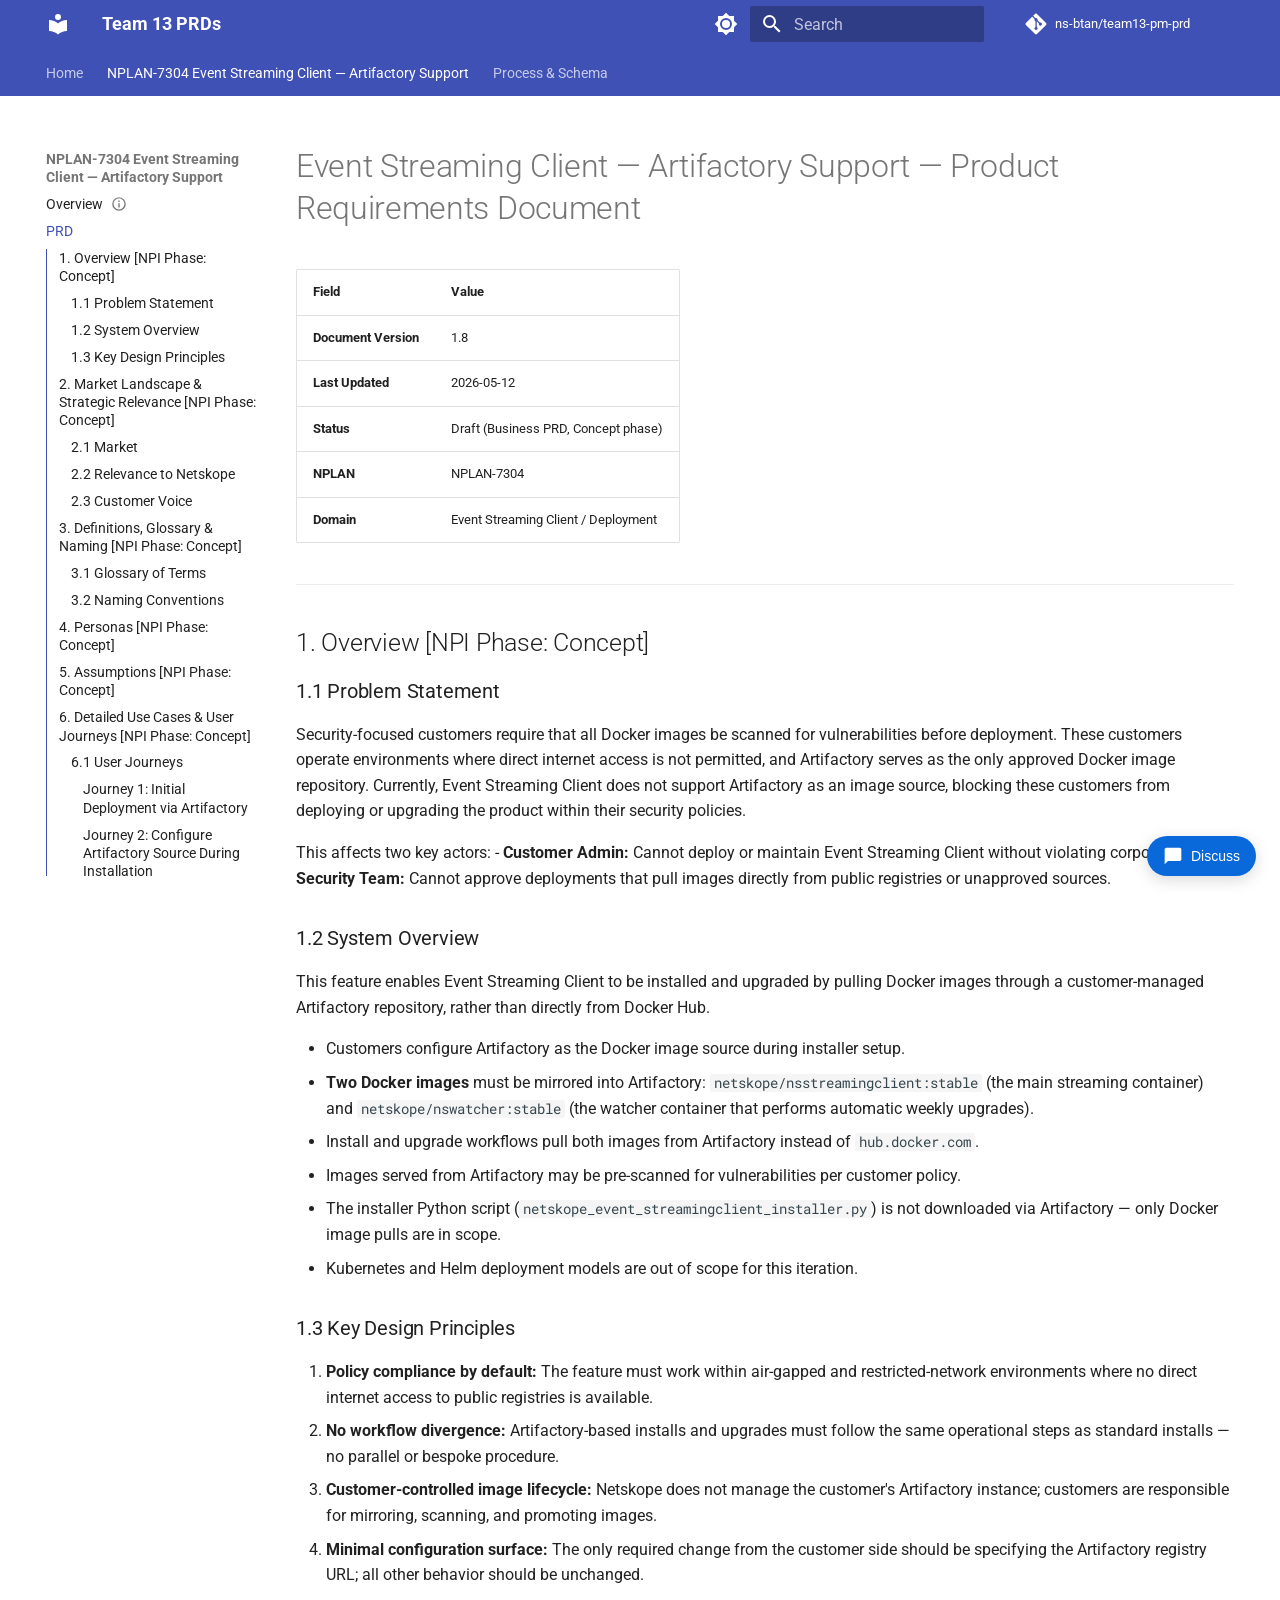
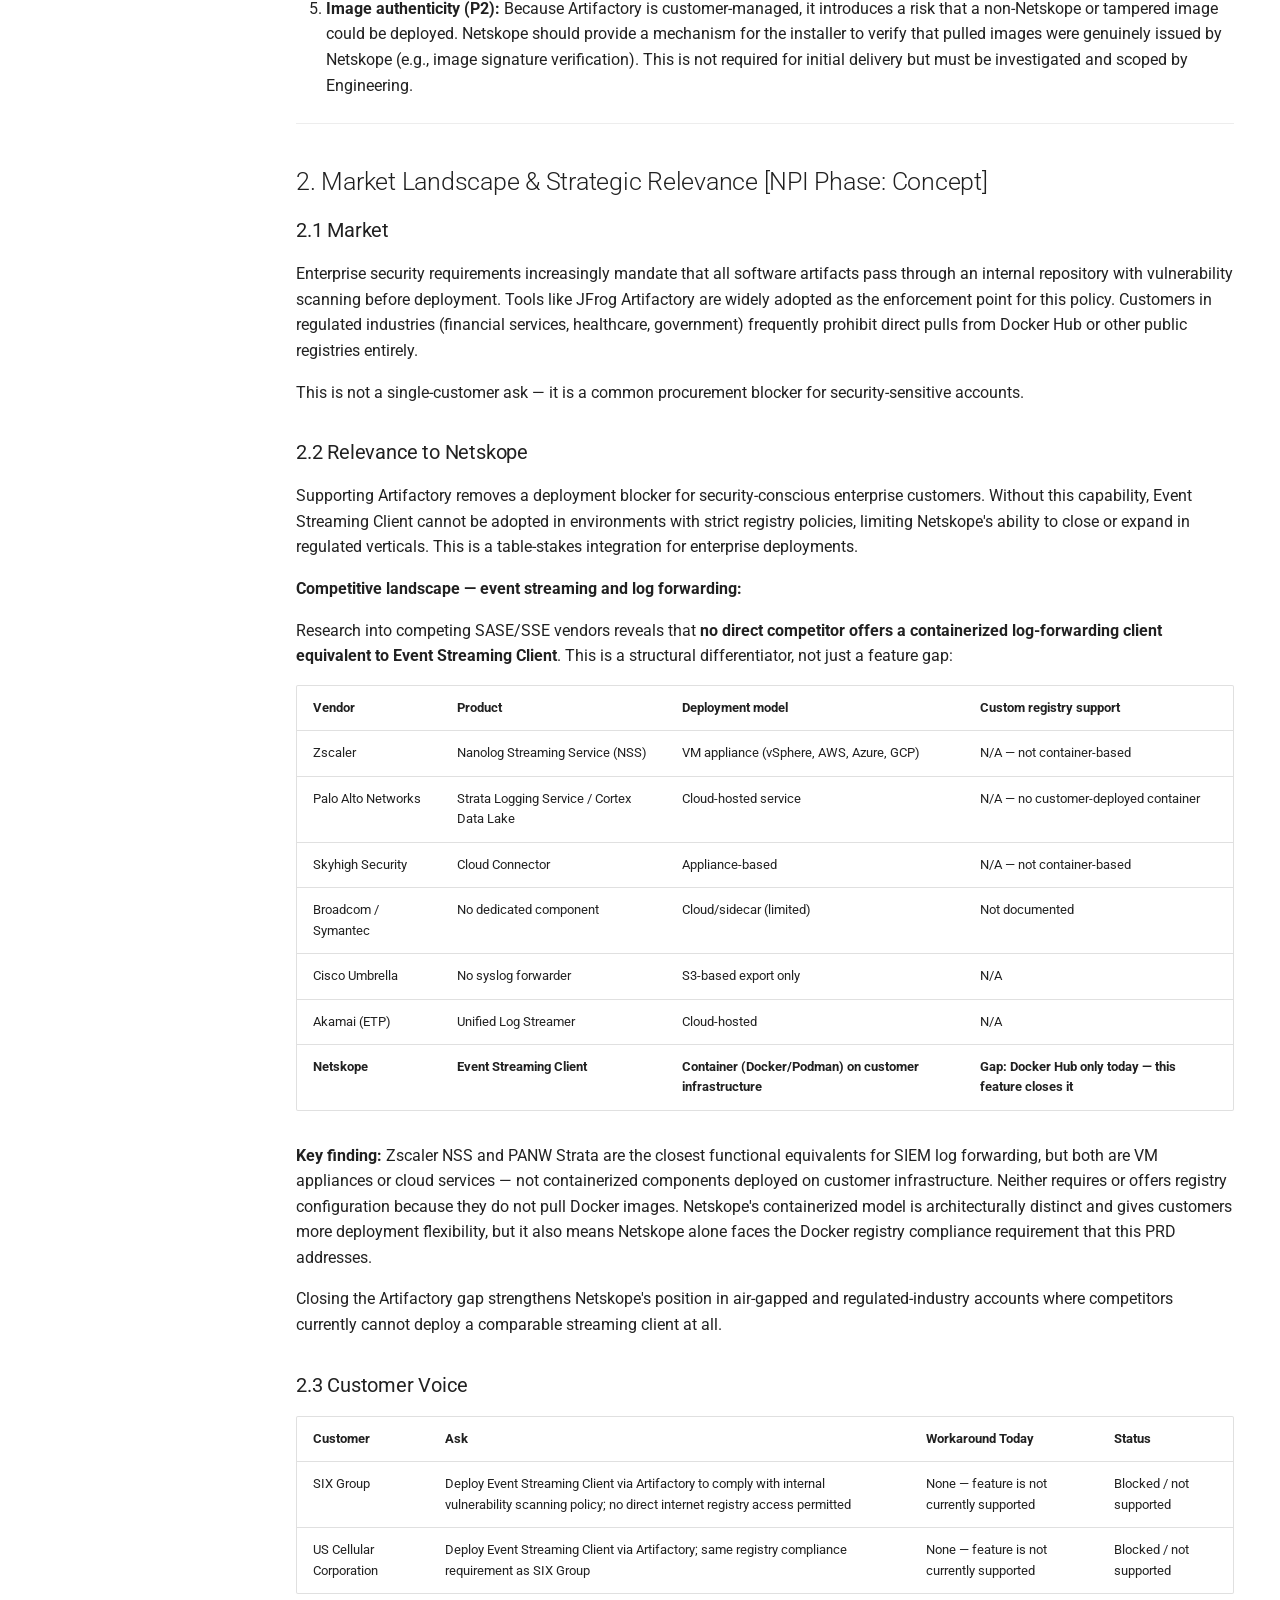
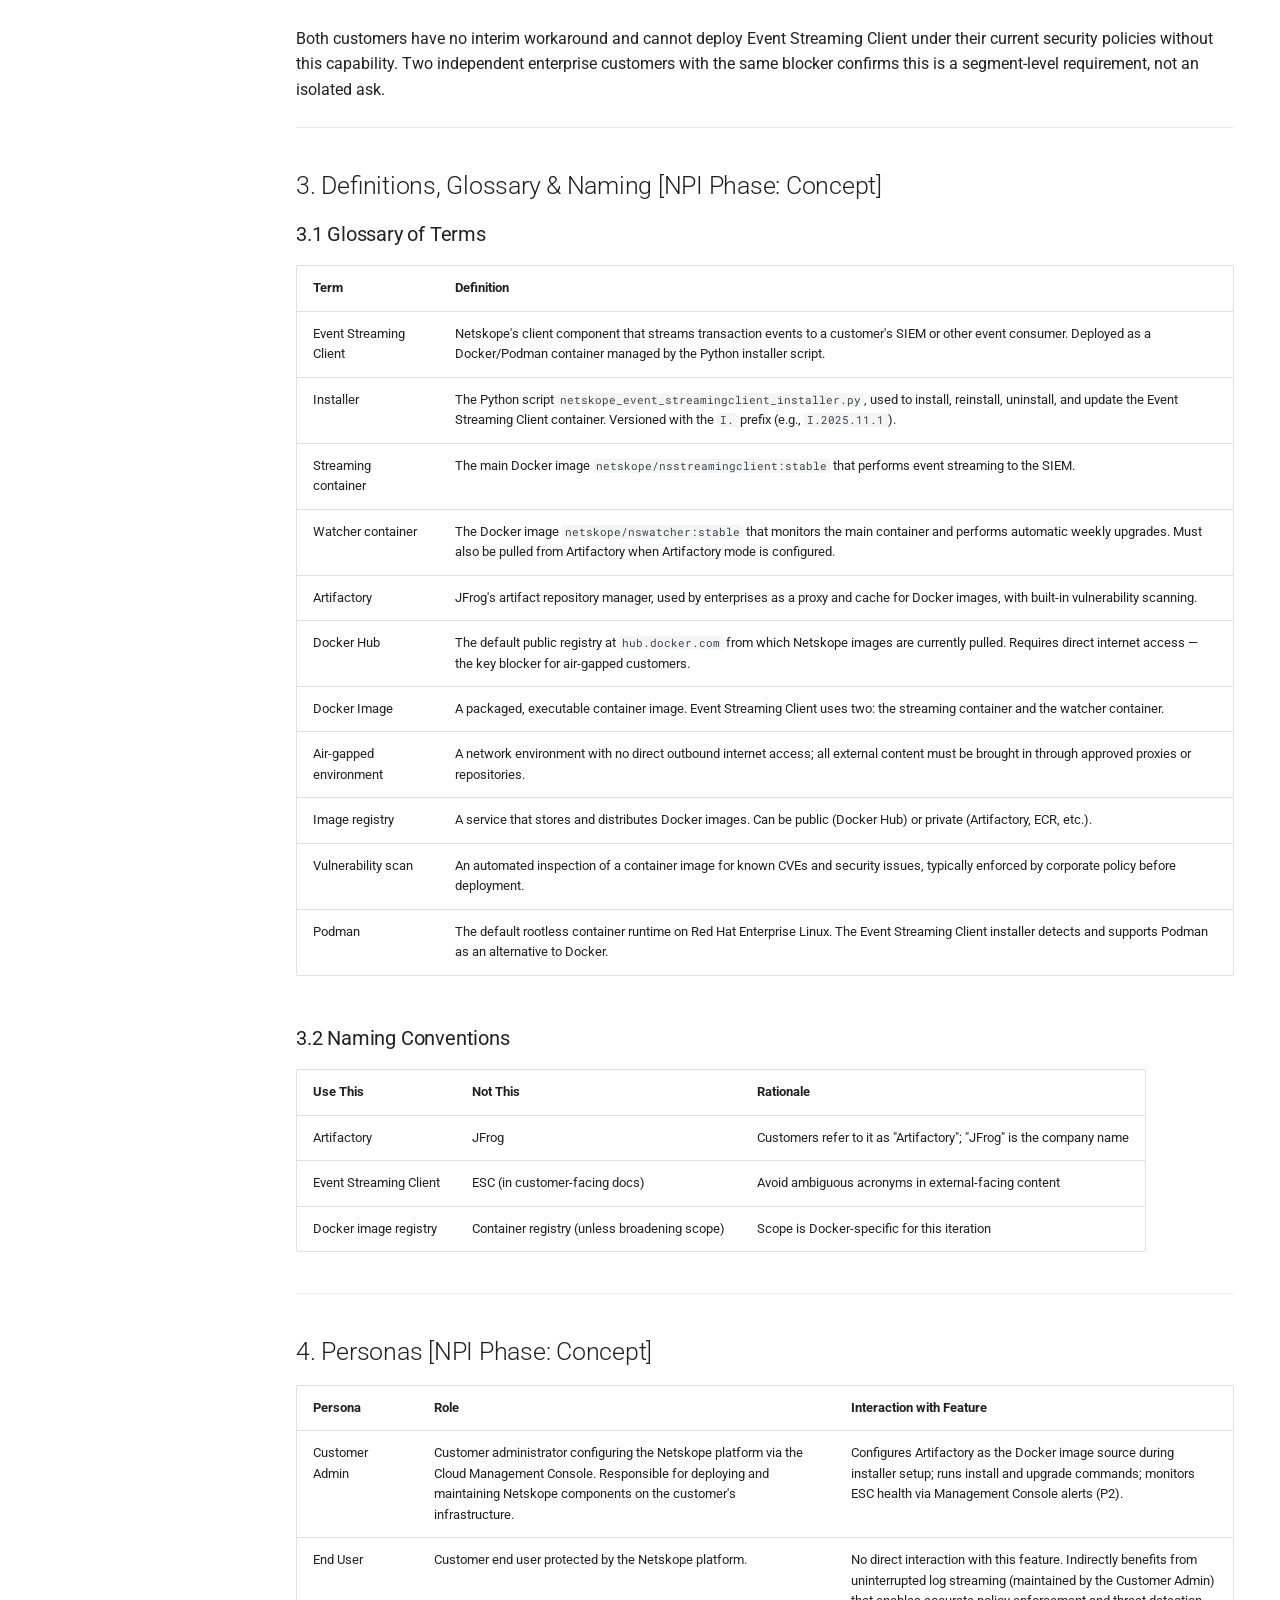
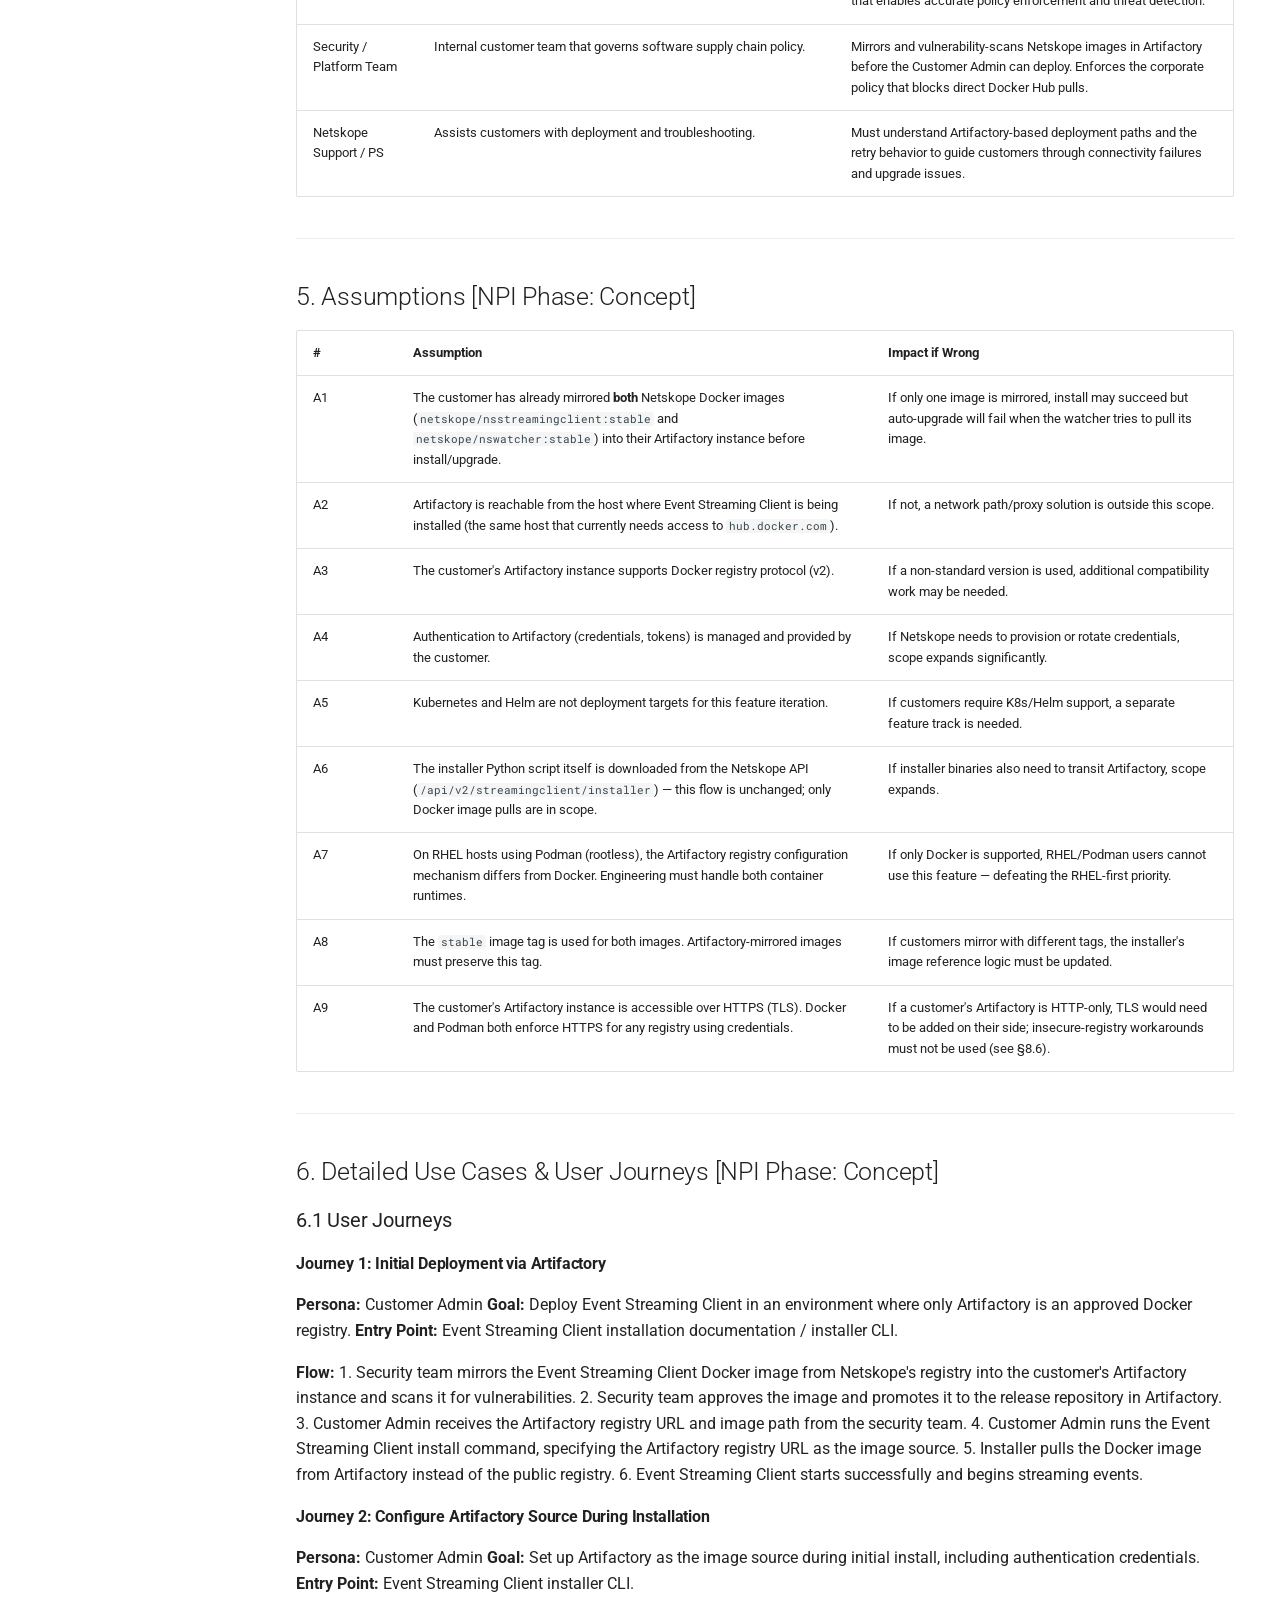
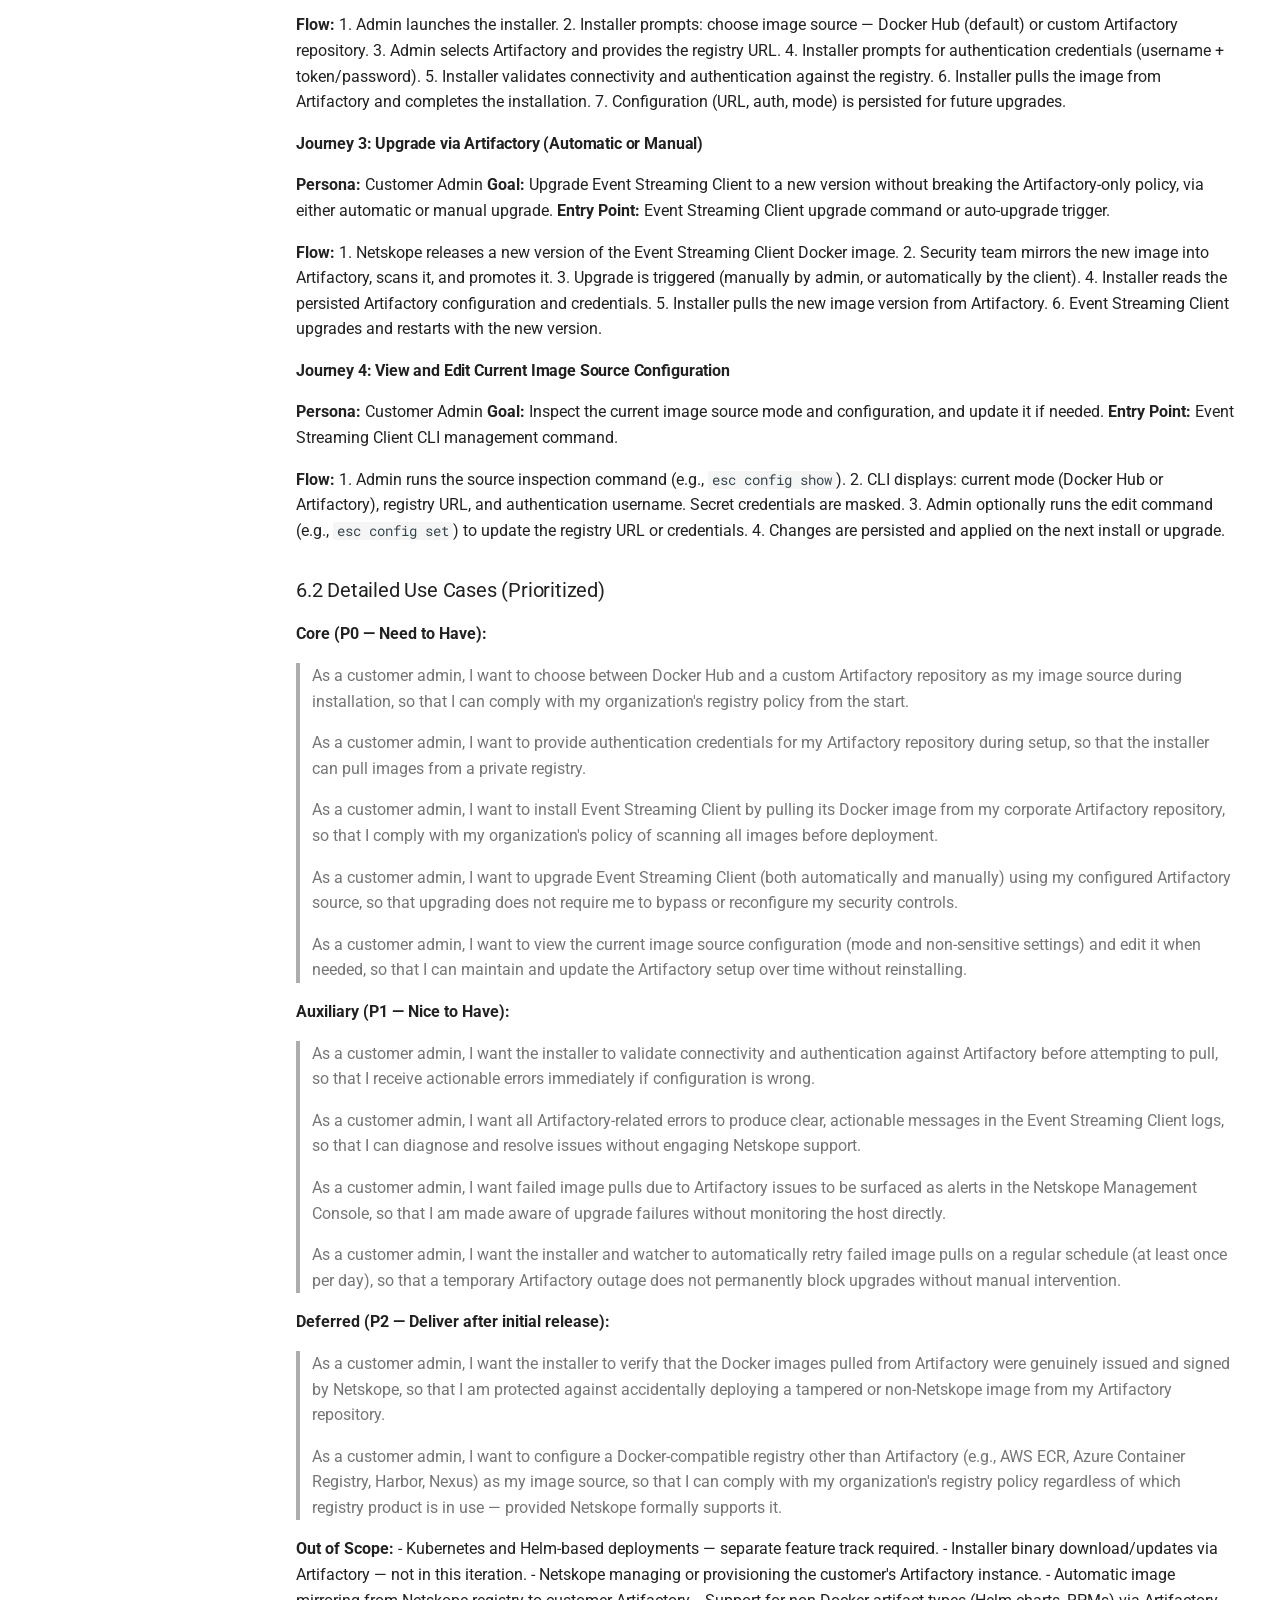
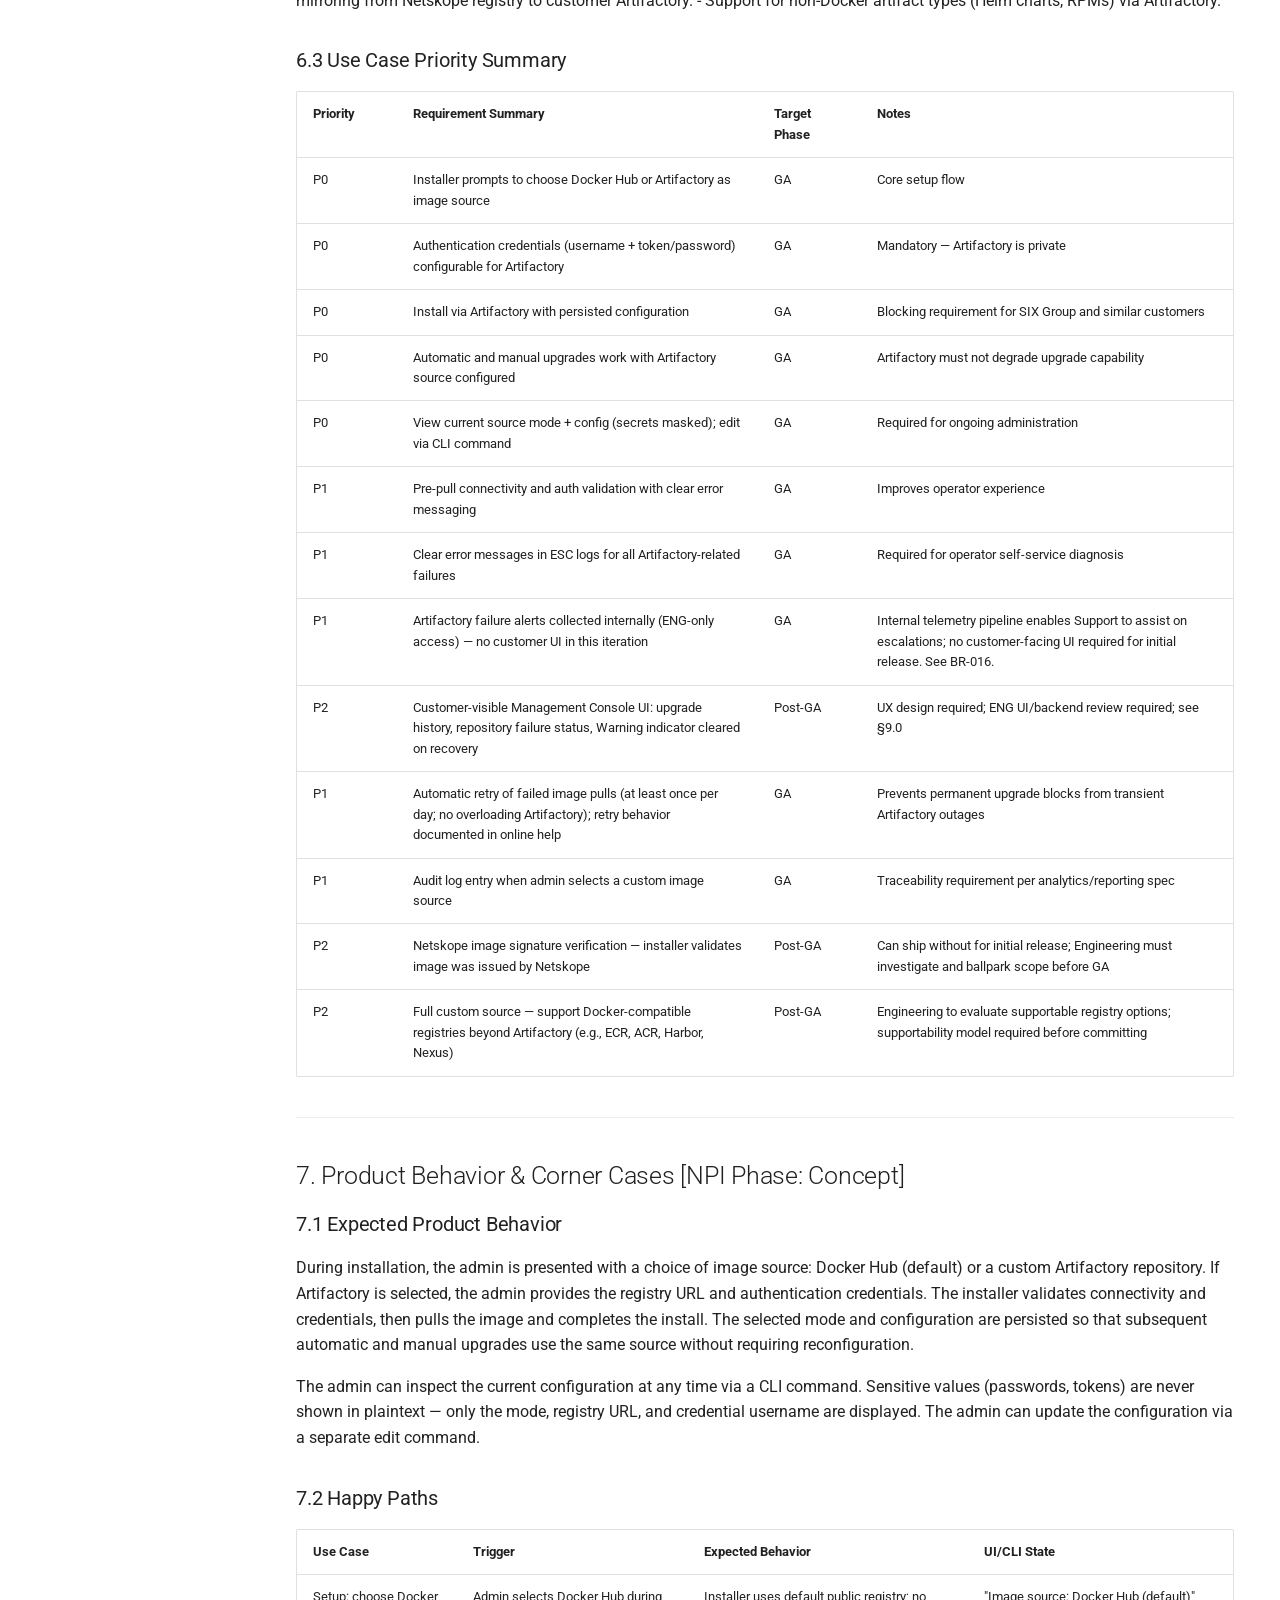
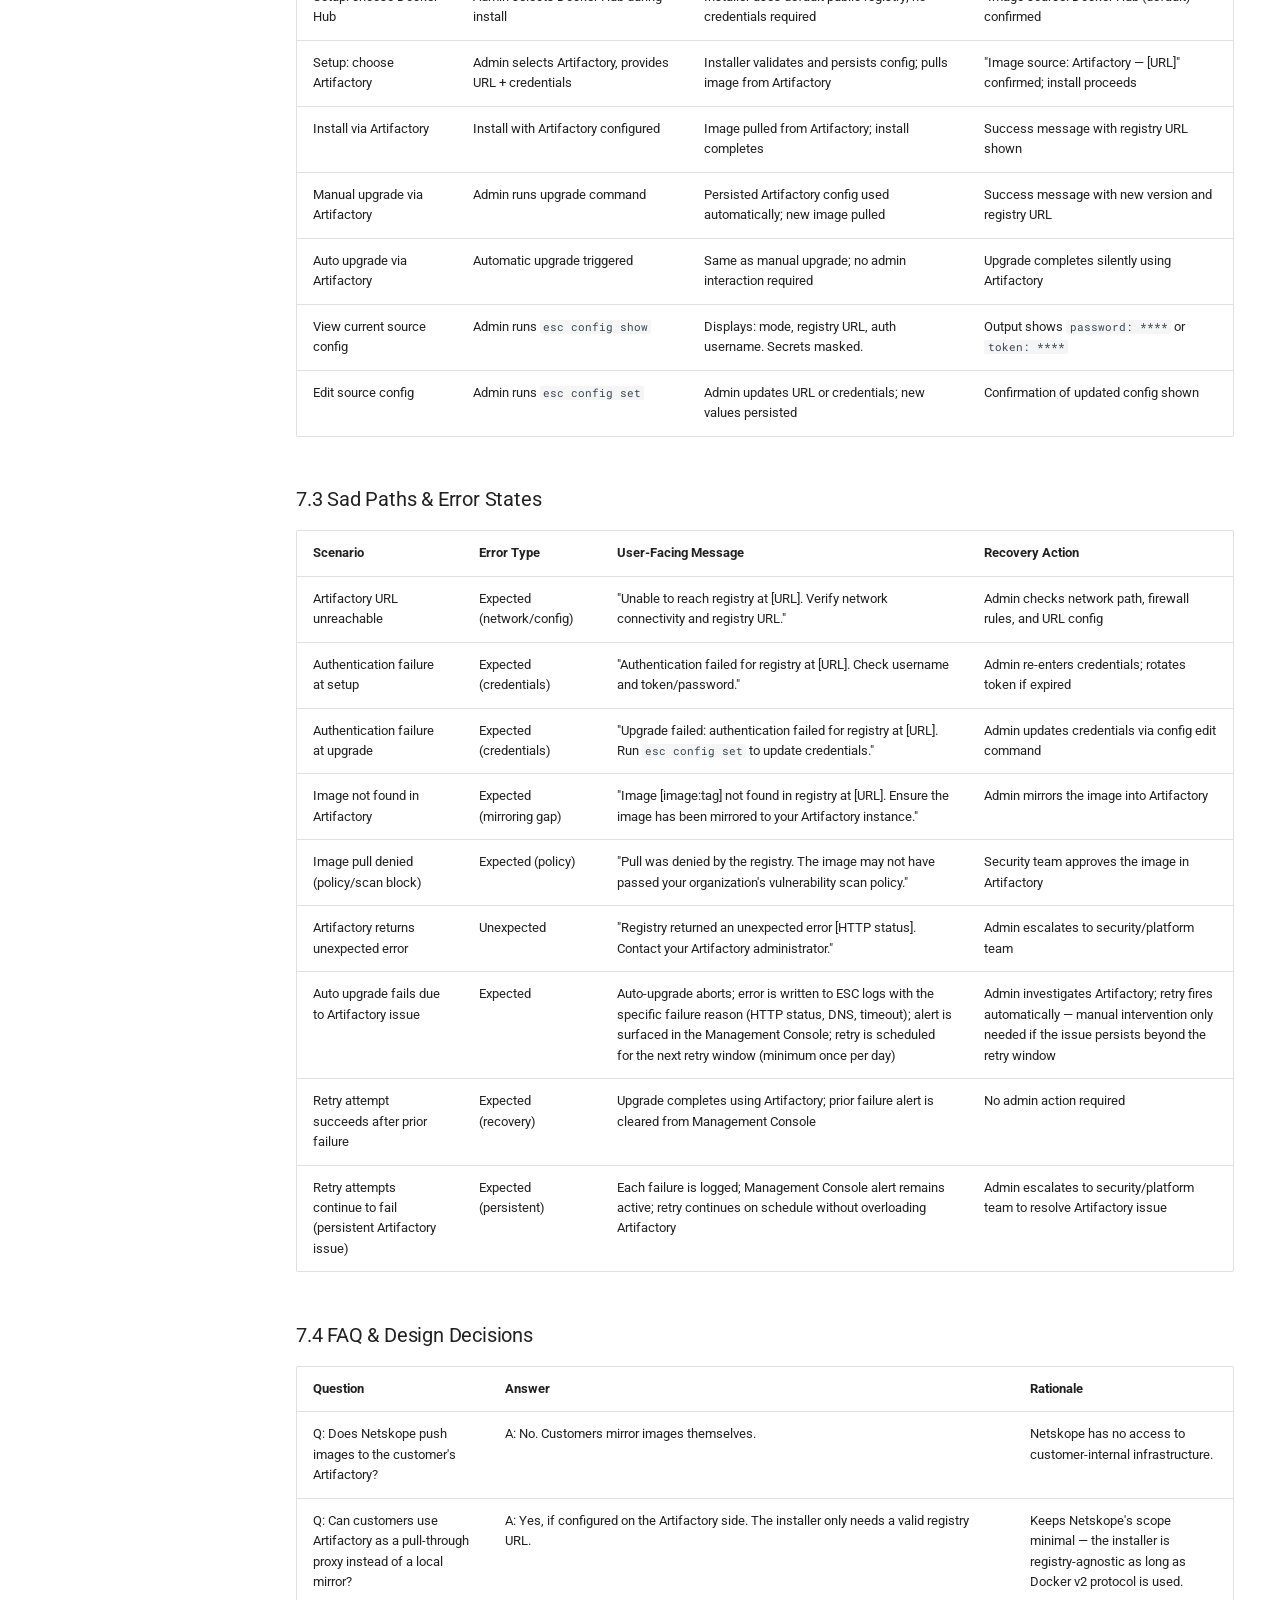
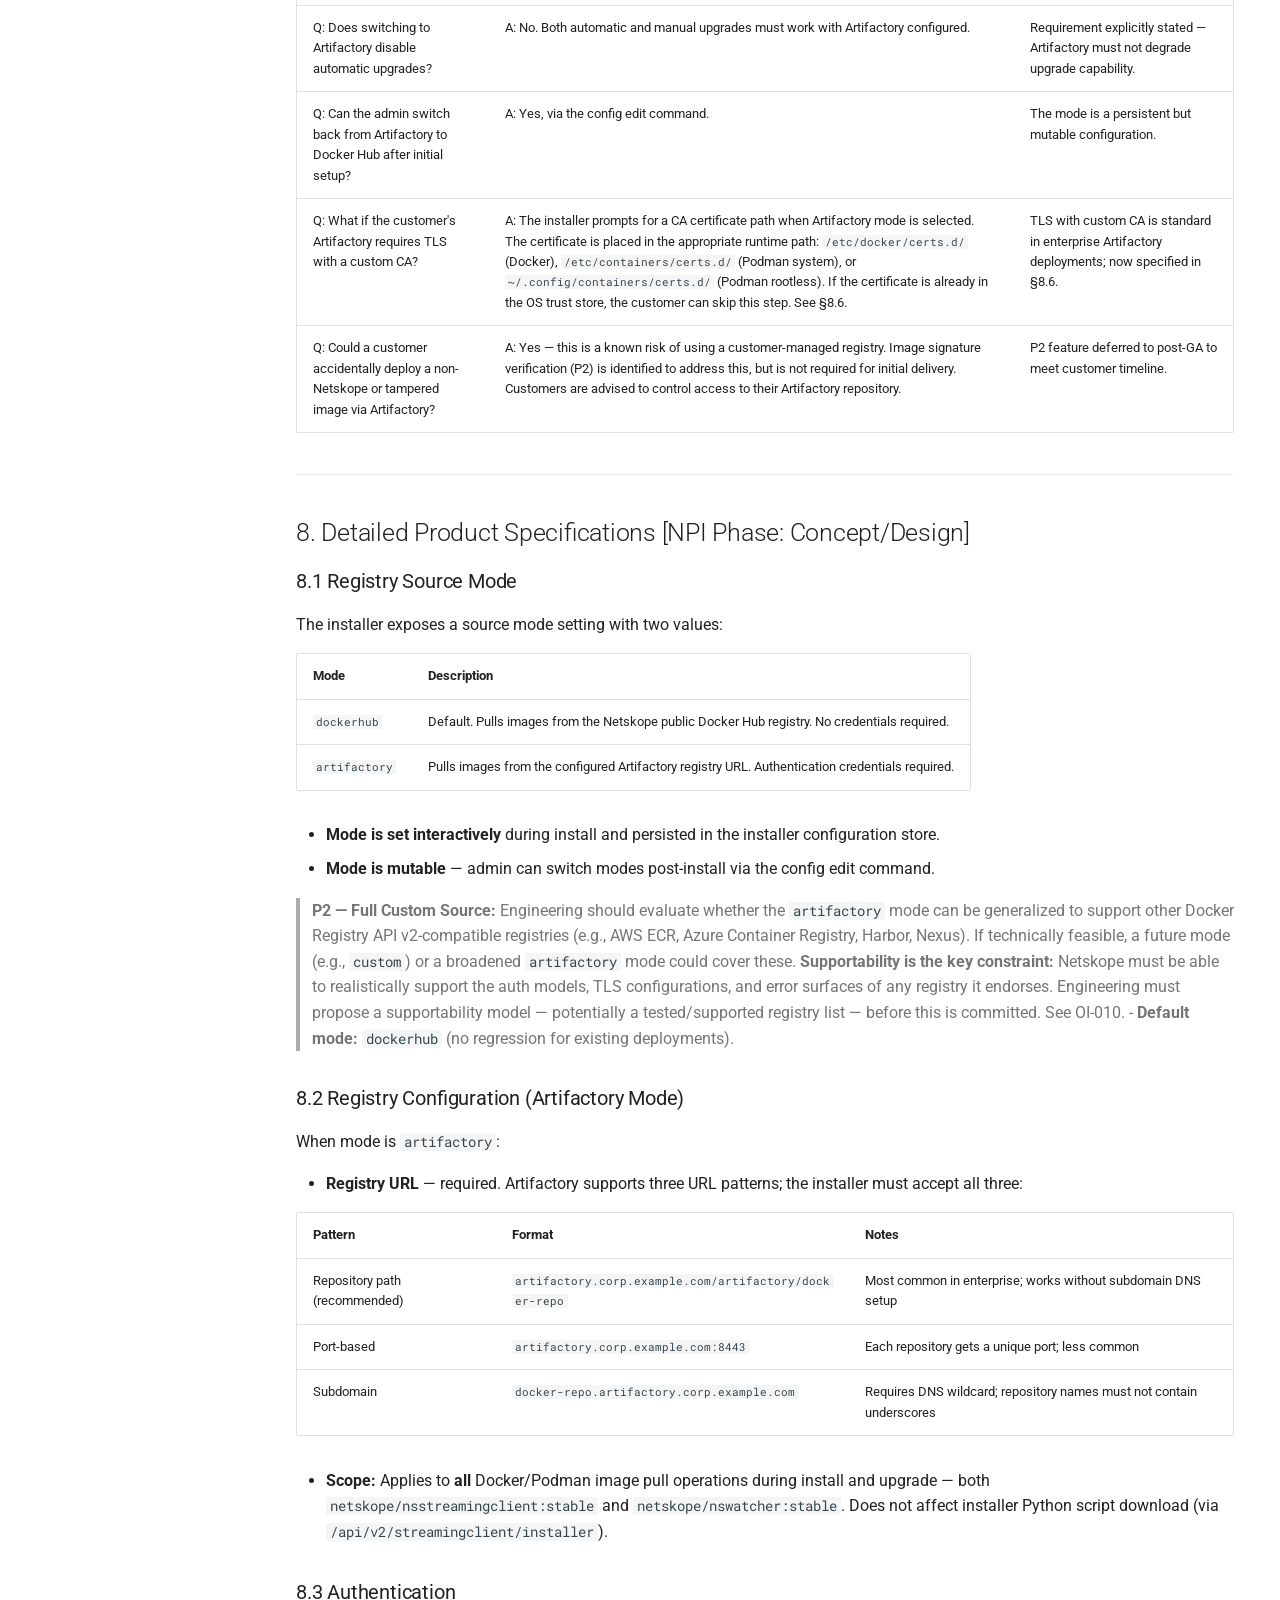
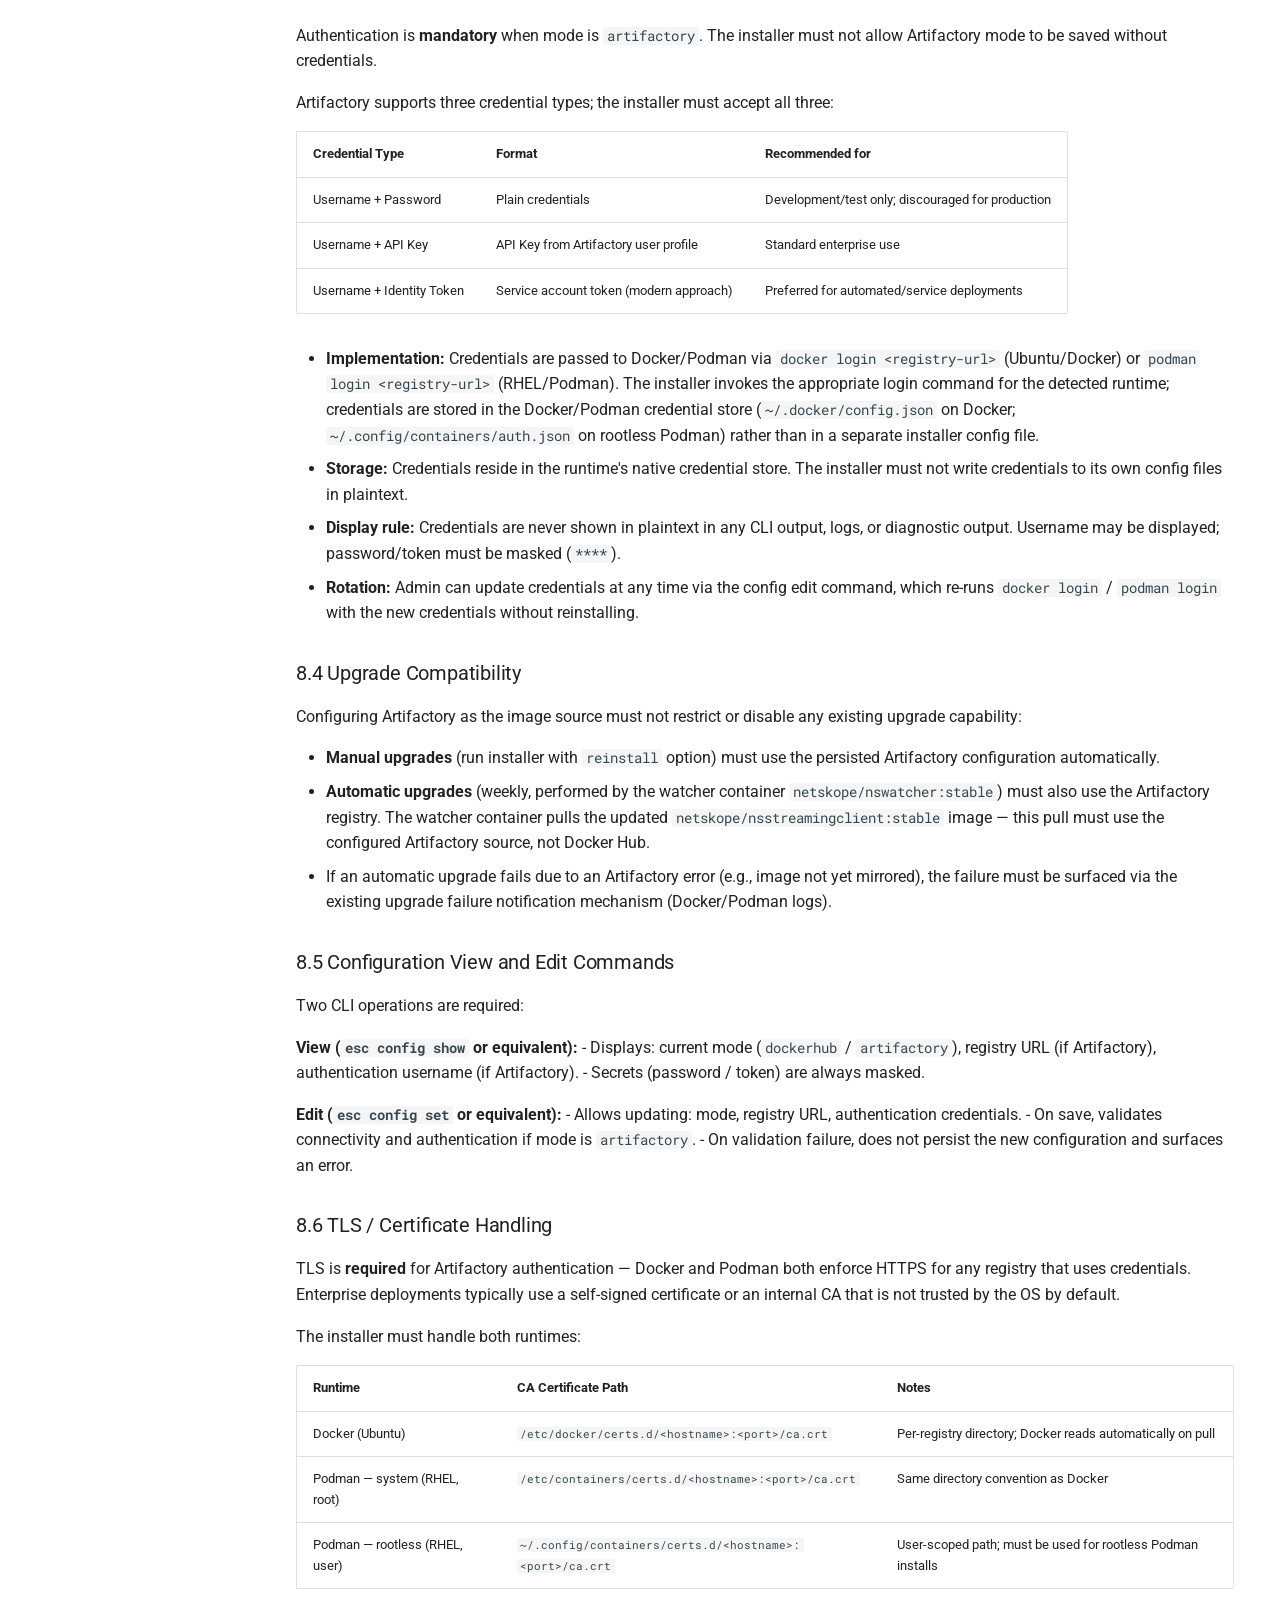
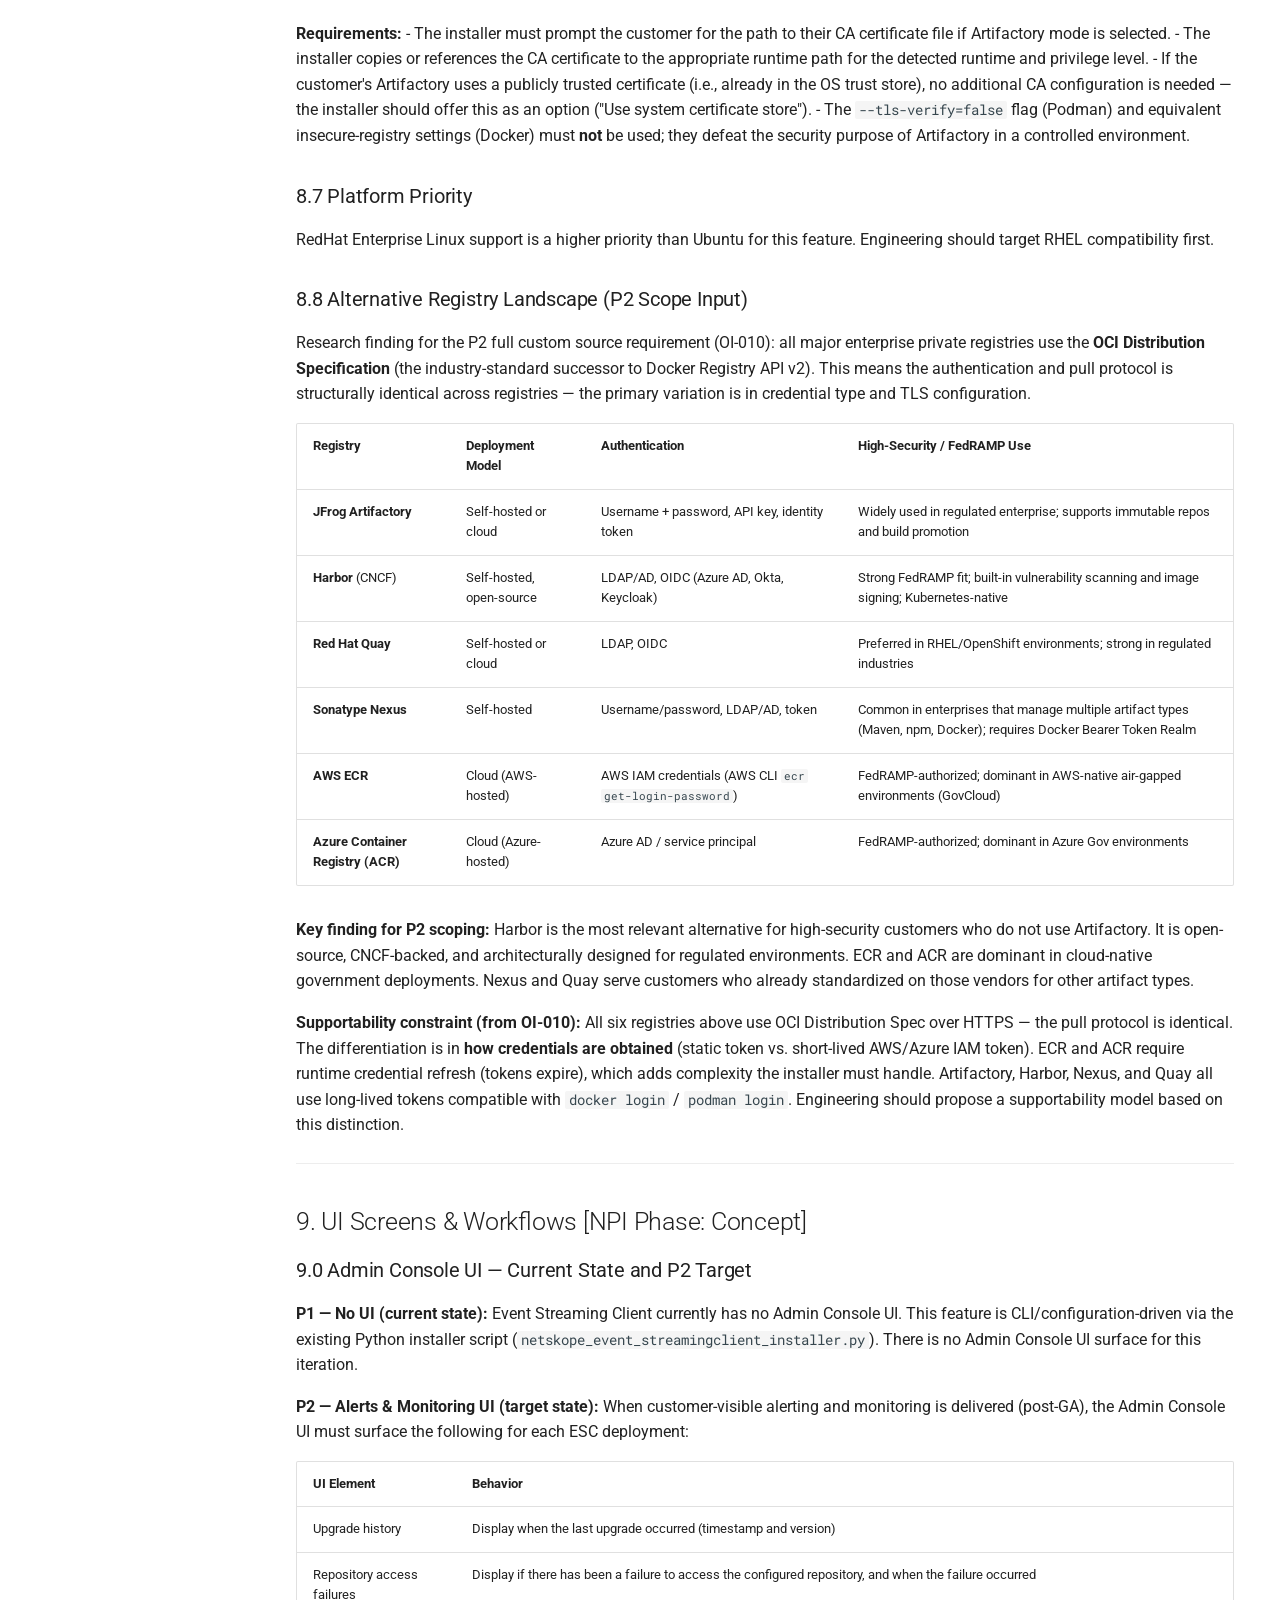
<file: nplan-7304/prd/index.html>
<!doctype html>
<html lang="en" class="no-js">
  <head>
    
      <meta charset="utf-8">
      <meta name="viewport" content="width=device-width,initial-scale=1">
      
        <meta name="description" content="Product Requirements catalog for ns-btan/team13-pm-prd">
      
      
      
      
        <link rel="prev" href="../">
      
      
        <link rel="next" href="../../process/">
      
      
        
      
      
      <link rel="icon" href="../../assets/images/favicon.png">
      <meta name="generator" content="mkdocs-1.6.1, mkdocs-material-9.7.6">
    
    
      
        <title>PRD - Team 13 PRDs</title>
      
    
    
      <link rel="stylesheet" href="../../assets/stylesheets/main.484c7ddc.min.css">
      
        
        <link rel="stylesheet" href="../../assets/stylesheets/palette.ab4e12ef.min.css">
      
      


    
    
      
    
    
      
        
        
        <link rel="preconnect" href="https://fonts.gstatic.com" crossorigin>
        <link rel="stylesheet" href="https://fonts.googleapis.com/css?family=Roboto:300,300i,400,400i,700,700i%7CRoboto+Mono:400,400i,700,700i&display=fallback">
        <style>:root{--md-text-font:"Roboto";--md-code-font:"Roboto Mono"}</style>
      
    
    
      <link rel="stylesheet" href="../../_stylesheets/status-badges.css">
    
    <script>__md_scope=new URL("../..",location),__md_hash=e=>[...e].reduce(((e,_)=>(e<<5)-e+_.charCodeAt(0)),0),__md_get=(e,_=localStorage,t=__md_scope)=>JSON.parse(_.getItem(t.pathname+"."+e)),__md_set=(e,_,t=localStorage,a=__md_scope)=>{try{t.setItem(a.pathname+"."+e,JSON.stringify(_))}catch(e){}}</script>
    
      

    
    
  </head>
  
  
    
    
      
    
    
    
    
    <body dir="ltr" data-md-color-scheme="default" data-md-color-primary="indigo" data-md-color-accent="indigo">
  
    
    <input class="md-toggle" data-md-toggle="drawer" type="checkbox" id="__drawer" autocomplete="off">
    <input class="md-toggle" data-md-toggle="search" type="checkbox" id="__search" autocomplete="off">
    <label class="md-overlay" for="__drawer"></label>
    <div data-md-component="skip">
      
        
        <a href="#event-streaming-client-artifactory-support-product-requirements-document" class="md-skip">
          Skip to content
        </a>
      
    </div>
    <div data-md-component="announce">
      
    </div>
    
    
      

<header class="md-header" data-md-component="header">
  <nav class="md-header__inner md-grid" aria-label="Header">
    <a href="../.." title="Team 13 PRDs" class="md-header__button md-logo" aria-label="Team 13 PRDs" data-md-component="logo">
      
  
  <svg xmlns="http://www.w3.org/2000/svg" viewBox="0 0 24 24"><path d="M12 8a3 3 0 0 0 3-3 3 3 0 0 0-3-3 3 3 0 0 0-3 3 3 3 0 0 0 3 3m0 3.54C9.64 9.35 6.5 8 3 8v11c3.5 0 6.64 1.35 9 3.54 2.36-2.19 5.5-3.54 9-3.54V8c-3.5 0-6.64 1.35-9 3.54"/></svg>

    </a>
    <label class="md-header__button md-icon" for="__drawer">
      
      <svg xmlns="http://www.w3.org/2000/svg" viewBox="0 0 24 24"><path d="M3 6h18v2H3zm0 5h18v2H3zm0 5h18v2H3z"/></svg>
    </label>
    <div class="md-header__title" data-md-component="header-title">
      <div class="md-header__ellipsis">
        <div class="md-header__topic">
          <span class="md-ellipsis">
            Team 13 PRDs
          </span>
        </div>
        <div class="md-header__topic" data-md-component="header-topic">
          <span class="md-ellipsis">
            
              PRD
            
          </span>
        </div>
      </div>
    </div>
    
      
        <form class="md-header__option" data-md-component="palette">
  
    
    
    
    <input class="md-option" data-md-color-media="(prefers-color-scheme: light)" data-md-color-scheme="default" data-md-color-primary="indigo" data-md-color-accent="indigo"  aria-label="Switch to dark mode"  type="radio" name="__palette" id="__palette_0">
    
      <label class="md-header__button md-icon" title="Switch to dark mode" for="__palette_1" hidden>
        <svg xmlns="http://www.w3.org/2000/svg" viewBox="0 0 24 24"><path d="M12 8a4 4 0 0 0-4 4 4 4 0 0 0 4 4 4 4 0 0 0 4-4 4 4 0 0 0-4-4m0 10a6 6 0 0 1-6-6 6 6 0 0 1 6-6 6 6 0 0 1 6 6 6 6 0 0 1-6 6m8-9.31V4h-4.69L12 .69 8.69 4H4v4.69L.69 12 4 15.31V20h4.69L12 23.31 15.31 20H20v-4.69L23.31 12z"/></svg>
      </label>
    
  
    
    
    
    <input class="md-option" data-md-color-media="(prefers-color-scheme: dark)" data-md-color-scheme="slate" data-md-color-primary="indigo" data-md-color-accent="indigo"  aria-label="Switch to light mode"  type="radio" name="__palette" id="__palette_1">
    
      <label class="md-header__button md-icon" title="Switch to light mode" for="__palette_0" hidden>
        <svg xmlns="http://www.w3.org/2000/svg" viewBox="0 0 24 24"><path d="M12 18c-.89 0-1.74-.2-2.5-.55C11.56 16.5 13 14.42 13 12s-1.44-4.5-3.5-5.45C10.26 6.2 11.11 6 12 6a6 6 0 0 1 6 6 6 6 0 0 1-6 6m8-9.31V4h-4.69L12 .69 8.69 4H4v4.69L.69 12 4 15.31V20h4.69L12 23.31 15.31 20H20v-4.69L23.31 12z"/></svg>
      </label>
    
  
</form>
      
    
    
      <script>var palette=__md_get("__palette");if(palette&&palette.color){if("(prefers-color-scheme)"===palette.color.media){var media=matchMedia("(prefers-color-scheme: light)"),input=document.querySelector(media.matches?"[data-md-color-media='(prefers-color-scheme: light)']":"[data-md-color-media='(prefers-color-scheme: dark)']");palette.color.media=input.getAttribute("data-md-color-media"),palette.color.scheme=input.getAttribute("data-md-color-scheme"),palette.color.primary=input.getAttribute("data-md-color-primary"),palette.color.accent=input.getAttribute("data-md-color-accent")}for(var[key,value]of Object.entries(palette.color))document.body.setAttribute("data-md-color-"+key,value)}</script>
    
    
    
      
      
        <label class="md-header__button md-icon" for="__search">
          
          <svg xmlns="http://www.w3.org/2000/svg" viewBox="0 0 24 24"><path d="M9.5 3A6.5 6.5 0 0 1 16 9.5c0 1.61-.59 3.09-1.56 4.23l.27.27h.79l5 5-1.5 1.5-5-5v-.79l-.27-.27A6.52 6.52 0 0 1 9.5 16 6.5 6.5 0 0 1 3 9.5 6.5 6.5 0 0 1 9.5 3m0 2C7 5 5 7 5 9.5S7 14 9.5 14 14 12 14 9.5 12 5 9.5 5"/></svg>
        </label>
        <div class="md-search" data-md-component="search" role="dialog">
  <label class="md-search__overlay" for="__search"></label>
  <div class="md-search__inner" role="search">
    <form class="md-search__form" name="search">
      <input type="text" class="md-search__input" name="query" aria-label="Search" placeholder="Search" autocapitalize="off" autocorrect="off" autocomplete="off" spellcheck="false" data-md-component="search-query" required>
      <label class="md-search__icon md-icon" for="__search">
        
        <svg xmlns="http://www.w3.org/2000/svg" viewBox="0 0 24 24"><path d="M9.5 3A6.5 6.5 0 0 1 16 9.5c0 1.61-.59 3.09-1.56 4.23l.27.27h.79l5 5-1.5 1.5-5-5v-.79l-.27-.27A6.52 6.52 0 0 1 9.5 16 6.5 6.5 0 0 1 3 9.5 6.5 6.5 0 0 1 9.5 3m0 2C7 5 5 7 5 9.5S7 14 9.5 14 14 12 14 9.5 12 5 9.5 5"/></svg>
        
        <svg xmlns="http://www.w3.org/2000/svg" viewBox="0 0 24 24"><path d="M20 11v2H8l5.5 5.5-1.42 1.42L4.16 12l7.92-7.92L13.5 5.5 8 11z"/></svg>
      </label>
      <nav class="md-search__options" aria-label="Search">
        
        <button type="reset" class="md-search__icon md-icon" title="Clear" aria-label="Clear" tabindex="-1">
          
          <svg xmlns="http://www.w3.org/2000/svg" viewBox="0 0 24 24"><path d="M19 6.41 17.59 5 12 10.59 6.41 5 5 6.41 10.59 12 5 17.59 6.41 19 12 13.41 17.59 19 19 17.59 13.41 12z"/></svg>
        </button>
      </nav>
      
    </form>
    <div class="md-search__output">
      <div class="md-search__scrollwrap" tabindex="0" data-md-scrollfix>
        <div class="md-search-result" data-md-component="search-result">
          <div class="md-search-result__meta">
            Initializing search
          </div>
          <ol class="md-search-result__list" role="presentation"></ol>
        </div>
      </div>
    </div>
  </div>
</div>
      
    
    
      <div class="md-header__source">
        <a href="https://github.com/ns-btan/team13-pm-prd" title="Go to repository" class="md-source" data-md-component="source">
  <div class="md-source__icon md-icon">
    
    <svg xmlns="http://www.w3.org/2000/svg" viewBox="0 0 448 512"><!--! Font Awesome Free 7.1.0 by @fontawesome - https://fontawesome.com License - https://fontawesome.com/license/free (Icons: CC BY 4.0, Fonts: SIL OFL 1.1, Code: MIT License) Copyright 2025 Fonticons, Inc.--><path d="M439.6 236.1 244 40.5c-5.4-5.5-12.8-8.5-20.4-8.5s-15 3-20.4 8.4L162.5 81l51.5 51.5c27.1-9.1 52.7 16.8 43.4 43.7l49.7 49.7c34.2-11.8 61.2 31 35.5 56.7-26.5 26.5-70.2-2.9-56-37.3L240.3 199v121.9c25.3 12.5 22.3 41.8 9.1 55-6.4 6.4-15.2 10.1-24.3 10.1s-17.8-3.6-24.3-10.1c-17.6-17.6-11.1-46.9 11.2-56v-123c-20.8-8.5-24.6-30.7-18.6-45L142.6 101 8.5 235.1C3 240.6 0 247.9 0 255.5s3 15 8.5 20.4l195.6 195.7c5.4 5.4 12.7 8.4 20.4 8.4s15-3 20.4-8.4l194.7-194.7c5.4-5.4 8.4-12.8 8.4-20.4s-3-15-8.4-20.4"/></svg>
  </div>
  <div class="md-source__repository">
    ns-btan/team13-pm-prd
  </div>
</a>
      </div>
    
  </nav>
  
</header>
    
    <div class="md-container" data-md-component="container">
      
      
        
          
            
<nav class="md-tabs" aria-label="Tabs" data-md-component="tabs">
  <div class="md-grid">
    <ul class="md-tabs__list">
      
        
  
  
  
  
    <li class="md-tabs__item">
      <a href="../.." class="md-tabs__link">
        
  
  
    
  
  Home

      </a>
    </li>
  

      
        
  
  
  
    
  
  
    
    
      <li class="md-tabs__item md-tabs__item--active">
        <a href="../" class="md-tabs__link">
          
  
  
  NPLAN-7304 Event Streaming Client — Artifactory Support

        </a>
      </li>
    
  

      
        
  
  
  
  
    <li class="md-tabs__item">
      <a href="../../process/" class="md-tabs__link">
        
  
  
    
  
  Process & Schema

      </a>
    </li>
  

      
    </ul>
  </div>
</nav>
          
        
      
      <main class="md-main" data-md-component="main">
        <div class="md-main__inner md-grid">
          
            
              
              <div class="md-sidebar md-sidebar--primary" data-md-component="sidebar" data-md-type="navigation" >
                <div class="md-sidebar__scrollwrap">
                  <div class="md-sidebar__inner">
                    


  


  

<nav class="md-nav md-nav--primary md-nav--lifted md-nav--integrated" aria-label="Navigation" data-md-level="0">
  <label class="md-nav__title" for="__drawer">
    <a href="../.." title="Team 13 PRDs" class="md-nav__button md-logo" aria-label="Team 13 PRDs" data-md-component="logo">
      
  
  <svg xmlns="http://www.w3.org/2000/svg" viewBox="0 0 24 24"><path d="M12 8a3 3 0 0 0 3-3 3 3 0 0 0-3-3 3 3 0 0 0-3 3 3 3 0 0 0 3 3m0 3.54C9.64 9.35 6.5 8 3 8v11c3.5 0 6.64 1.35 9 3.54 2.36-2.19 5.5-3.54 9-3.54V8c-3.5 0-6.64 1.35-9 3.54"/></svg>

    </a>
    Team 13 PRDs
  </label>
  
    <div class="md-nav__source">
      <a href="https://github.com/ns-btan/team13-pm-prd" title="Go to repository" class="md-source" data-md-component="source">
  <div class="md-source__icon md-icon">
    
    <svg xmlns="http://www.w3.org/2000/svg" viewBox="0 0 448 512"><!--! Font Awesome Free 7.1.0 by @fontawesome - https://fontawesome.com License - https://fontawesome.com/license/free (Icons: CC BY 4.0, Fonts: SIL OFL 1.1, Code: MIT License) Copyright 2025 Fonticons, Inc.--><path d="M439.6 236.1 244 40.5c-5.4-5.5-12.8-8.5-20.4-8.5s-15 3-20.4 8.4L162.5 81l51.5 51.5c27.1-9.1 52.7 16.8 43.4 43.7l49.7 49.7c34.2-11.8 61.2 31 35.5 56.7-26.5 26.5-70.2-2.9-56-37.3L240.3 199v121.9c25.3 12.5 22.3 41.8 9.1 55-6.4 6.4-15.2 10.1-24.3 10.1s-17.8-3.6-24.3-10.1c-17.6-17.6-11.1-46.9 11.2-56v-123c-20.8-8.5-24.6-30.7-18.6-45L142.6 101 8.5 235.1C3 240.6 0 247.9 0 255.5s3 15 8.5 20.4l195.6 195.7c5.4 5.4 12.7 8.4 20.4 8.4s15-3 20.4-8.4l194.7-194.7c5.4-5.4 8.4-12.8 8.4-20.4s-3-15-8.4-20.4"/></svg>
  </div>
  <div class="md-source__repository">
    ns-btan/team13-pm-prd
  </div>
</a>
    </div>
  
  <ul class="md-nav__list" data-md-scrollfix>
    
      
      
  
  
  
  
    <li class="md-nav__item">
      <a href="../.." class="md-nav__link">
        
  
  
  <span class="md-ellipsis">
    
  
    Home
  

    
  </span>
  
  

      </a>
    </li>
  

    
      
      
  
  
    
  
  
  
    
    
    
    
      
        
        
      
      
        
      
    
    
    <li class="md-nav__item md-nav__item--active md-nav__item--section md-nav__item--nested">
      
        
        
        <input class="md-nav__toggle md-toggle " type="checkbox" id="__nav_2" checked>
        
          
          <label class="md-nav__link" for="__nav_2" id="__nav_2_label" tabindex="">
            
  
  
  <span class="md-ellipsis">
    
  
    NPLAN-7304 Event Streaming Client — Artifactory Support
  

    
  </span>
  
  

            <span class="md-nav__icon md-icon"></span>
          </label>
        
        <nav class="md-nav" data-md-level="1" aria-labelledby="__nav_2_label" aria-expanded="true">
          <label class="md-nav__title" for="__nav_2">
            <span class="md-nav__icon md-icon"></span>
            
  
    NPLAN-7304 Event Streaming Client — Artifactory Support
  

          </label>
          <ul class="md-nav__list" data-md-scrollfix>
            
              
                
  
  
  
  
    <li class="md-nav__item">
      <a href="../" class="md-nav__link">
        
  
  
  <span class="md-ellipsis">
    
  
    Overview
  

    
  </span>
  
  
    
  
  
    <span class="md-status md-status--active"></span>
  

  

      </a>
    </li>
  

              
            
              
                
  
  
    
  
  
  
    <li class="md-nav__item md-nav__item--active">
      
      <input class="md-nav__toggle md-toggle" type="checkbox" id="__toc">
      
      
        
      
      
        <label class="md-nav__link md-nav__link--active" for="__toc">
          
  
  
  <span class="md-ellipsis">
    
  
    PRD
  

    
  </span>
  
  

          <span class="md-nav__icon md-icon"></span>
        </label>
      
      <a href="./" class="md-nav__link md-nav__link--active">
        
  
  
  <span class="md-ellipsis">
    
  
    PRD
  

    
  </span>
  
  

      </a>
      
        

<nav class="md-nav md-nav--secondary" aria-label="Table of contents">
  
  
  
    
  
  
    <label class="md-nav__title" for="__toc">
      <span class="md-nav__icon md-icon"></span>
      Table of contents
    </label>
    <ul class="md-nav__list" data-md-component="toc" data-md-scrollfix>
      
        <li class="md-nav__item">
  <a href="#1-overview-npi-phase-concept" class="md-nav__link">
    <span class="md-ellipsis">
      
        1. Overview [NPI Phase: Concept]
      
    </span>
  </a>
  
    <nav class="md-nav" aria-label="1. Overview [NPI Phase: Concept]">
      <ul class="md-nav__list">
        
          <li class="md-nav__item">
  <a href="#11-problem-statement" class="md-nav__link">
    <span class="md-ellipsis">
      
        1.1 Problem Statement
      
    </span>
  </a>
  
</li>
        
          <li class="md-nav__item">
  <a href="#12-system-overview" class="md-nav__link">
    <span class="md-ellipsis">
      
        1.2 System Overview
      
    </span>
  </a>
  
</li>
        
          <li class="md-nav__item">
  <a href="#13-key-design-principles" class="md-nav__link">
    <span class="md-ellipsis">
      
        1.3 Key Design Principles
      
    </span>
  </a>
  
</li>
        
      </ul>
    </nav>
  
</li>
      
        <li class="md-nav__item">
  <a href="#2-market-landscape-strategic-relevance-npi-phase-concept" class="md-nav__link">
    <span class="md-ellipsis">
      
        2. Market Landscape &amp; Strategic Relevance [NPI Phase: Concept]
      
    </span>
  </a>
  
    <nav class="md-nav" aria-label="2. Market Landscape &amp; Strategic Relevance [NPI Phase: Concept]">
      <ul class="md-nav__list">
        
          <li class="md-nav__item">
  <a href="#21-market" class="md-nav__link">
    <span class="md-ellipsis">
      
        2.1 Market
      
    </span>
  </a>
  
</li>
        
          <li class="md-nav__item">
  <a href="#22-relevance-to-netskope" class="md-nav__link">
    <span class="md-ellipsis">
      
        2.2 Relevance to Netskope
      
    </span>
  </a>
  
</li>
        
          <li class="md-nav__item">
  <a href="#23-customer-voice" class="md-nav__link">
    <span class="md-ellipsis">
      
        2.3 Customer Voice
      
    </span>
  </a>
  
</li>
        
      </ul>
    </nav>
  
</li>
      
        <li class="md-nav__item">
  <a href="#3-definitions-glossary-naming-npi-phase-concept" class="md-nav__link">
    <span class="md-ellipsis">
      
        3. Definitions, Glossary &amp; Naming [NPI Phase: Concept]
      
    </span>
  </a>
  
    <nav class="md-nav" aria-label="3. Definitions, Glossary &amp; Naming [NPI Phase: Concept]">
      <ul class="md-nav__list">
        
          <li class="md-nav__item">
  <a href="#31-glossary-of-terms" class="md-nav__link">
    <span class="md-ellipsis">
      
        3.1 Glossary of Terms
      
    </span>
  </a>
  
</li>
        
          <li class="md-nav__item">
  <a href="#32-naming-conventions" class="md-nav__link">
    <span class="md-ellipsis">
      
        3.2 Naming Conventions
      
    </span>
  </a>
  
</li>
        
      </ul>
    </nav>
  
</li>
      
        <li class="md-nav__item">
  <a href="#4-personas-npi-phase-concept" class="md-nav__link">
    <span class="md-ellipsis">
      
        4. Personas [NPI Phase: Concept]
      
    </span>
  </a>
  
</li>
      
        <li class="md-nav__item">
  <a href="#5-assumptions-npi-phase-concept" class="md-nav__link">
    <span class="md-ellipsis">
      
        5. Assumptions [NPI Phase: Concept]
      
    </span>
  </a>
  
</li>
      
        <li class="md-nav__item">
  <a href="#6-detailed-use-cases-user-journeys-npi-phase-concept" class="md-nav__link">
    <span class="md-ellipsis">
      
        6. Detailed Use Cases &amp; User Journeys [NPI Phase: Concept]
      
    </span>
  </a>
  
    <nav class="md-nav" aria-label="6. Detailed Use Cases &amp; User Journeys [NPI Phase: Concept]">
      <ul class="md-nav__list">
        
          <li class="md-nav__item">
  <a href="#61-user-journeys" class="md-nav__link">
    <span class="md-ellipsis">
      
        6.1 User Journeys
      
    </span>
  </a>
  
    <nav class="md-nav" aria-label="6.1 User Journeys">
      <ul class="md-nav__list">
        
          <li class="md-nav__item">
  <a href="#journey-1-initial-deployment-via-artifactory" class="md-nav__link">
    <span class="md-ellipsis">
      
        Journey 1: Initial Deployment via Artifactory
      
    </span>
  </a>
  
</li>
        
          <li class="md-nav__item">
  <a href="#journey-2-configure-artifactory-source-during-installation" class="md-nav__link">
    <span class="md-ellipsis">
      
        Journey 2: Configure Artifactory Source During Installation
      
    </span>
  </a>
  
</li>
        
          <li class="md-nav__item">
  <a href="#journey-3-upgrade-via-artifactory-automatic-or-manual" class="md-nav__link">
    <span class="md-ellipsis">
      
        Journey 3: Upgrade via Artifactory (Automatic or Manual)
      
    </span>
  </a>
  
</li>
        
          <li class="md-nav__item">
  <a href="#journey-4-view-and-edit-current-image-source-configuration" class="md-nav__link">
    <span class="md-ellipsis">
      
        Journey 4: View and Edit Current Image Source Configuration
      
    </span>
  </a>
  
</li>
        
      </ul>
    </nav>
  
</li>
        
          <li class="md-nav__item">
  <a href="#62-detailed-use-cases-prioritized" class="md-nav__link">
    <span class="md-ellipsis">
      
        6.2 Detailed Use Cases (Prioritized)
      
    </span>
  </a>
  
</li>
        
          <li class="md-nav__item">
  <a href="#63-use-case-priority-summary" class="md-nav__link">
    <span class="md-ellipsis">
      
        6.3 Use Case Priority Summary
      
    </span>
  </a>
  
</li>
        
      </ul>
    </nav>
  
</li>
      
        <li class="md-nav__item">
  <a href="#7-product-behavior-corner-cases-npi-phase-concept" class="md-nav__link">
    <span class="md-ellipsis">
      
        7. Product Behavior &amp; Corner Cases [NPI Phase: Concept]
      
    </span>
  </a>
  
    <nav class="md-nav" aria-label="7. Product Behavior &amp; Corner Cases [NPI Phase: Concept]">
      <ul class="md-nav__list">
        
          <li class="md-nav__item">
  <a href="#71-expected-product-behavior" class="md-nav__link">
    <span class="md-ellipsis">
      
        7.1 Expected Product Behavior
      
    </span>
  </a>
  
</li>
        
          <li class="md-nav__item">
  <a href="#72-happy-paths" class="md-nav__link">
    <span class="md-ellipsis">
      
        7.2 Happy Paths
      
    </span>
  </a>
  
</li>
        
          <li class="md-nav__item">
  <a href="#73-sad-paths-error-states" class="md-nav__link">
    <span class="md-ellipsis">
      
        7.3 Sad Paths &amp; Error States
      
    </span>
  </a>
  
</li>
        
          <li class="md-nav__item">
  <a href="#74-faq-design-decisions" class="md-nav__link">
    <span class="md-ellipsis">
      
        7.4 FAQ &amp; Design Decisions
      
    </span>
  </a>
  
</li>
        
      </ul>
    </nav>
  
</li>
      
        <li class="md-nav__item">
  <a href="#8-detailed-product-specifications-npi-phase-conceptdesign" class="md-nav__link">
    <span class="md-ellipsis">
      
        8. Detailed Product Specifications [NPI Phase: Concept/Design]
      
    </span>
  </a>
  
    <nav class="md-nav" aria-label="8. Detailed Product Specifications [NPI Phase: Concept/Design]">
      <ul class="md-nav__list">
        
          <li class="md-nav__item">
  <a href="#81-registry-source-mode" class="md-nav__link">
    <span class="md-ellipsis">
      
        8.1 Registry Source Mode
      
    </span>
  </a>
  
</li>
        
          <li class="md-nav__item">
  <a href="#82-registry-configuration-artifactory-mode" class="md-nav__link">
    <span class="md-ellipsis">
      
        8.2 Registry Configuration (Artifactory Mode)
      
    </span>
  </a>
  
</li>
        
          <li class="md-nav__item">
  <a href="#83-authentication" class="md-nav__link">
    <span class="md-ellipsis">
      
        8.3 Authentication
      
    </span>
  </a>
  
</li>
        
          <li class="md-nav__item">
  <a href="#84-upgrade-compatibility" class="md-nav__link">
    <span class="md-ellipsis">
      
        8.4 Upgrade Compatibility
      
    </span>
  </a>
  
</li>
        
          <li class="md-nav__item">
  <a href="#85-configuration-view-and-edit-commands" class="md-nav__link">
    <span class="md-ellipsis">
      
        8.5 Configuration View and Edit Commands
      
    </span>
  </a>
  
</li>
        
          <li class="md-nav__item">
  <a href="#86-tls-certificate-handling" class="md-nav__link">
    <span class="md-ellipsis">
      
        8.6 TLS / Certificate Handling
      
    </span>
  </a>
  
</li>
        
          <li class="md-nav__item">
  <a href="#87-platform-priority" class="md-nav__link">
    <span class="md-ellipsis">
      
        8.7 Platform Priority
      
    </span>
  </a>
  
</li>
        
          <li class="md-nav__item">
  <a href="#88-alternative-registry-landscape-p2-scope-input" class="md-nav__link">
    <span class="md-ellipsis">
      
        8.8 Alternative Registry Landscape (P2 Scope Input)
      
    </span>
  </a>
  
</li>
        
      </ul>
    </nav>
  
</li>
      
        <li class="md-nav__item">
  <a href="#9-ui-screens-workflows-npi-phase-concept" class="md-nav__link">
    <span class="md-ellipsis">
      
        9. UI Screens &amp; Workflows [NPI Phase: Concept]
      
    </span>
  </a>
  
    <nav class="md-nav" aria-label="9. UI Screens &amp; Workflows [NPI Phase: Concept]">
      <ul class="md-nav__list">
        
          <li class="md-nav__item">
  <a href="#90-admin-console-ui-current-state-and-p2-target" class="md-nav__link">
    <span class="md-ellipsis">
      
        9.0 Admin Console UI — Current State and P2 Target
      
    </span>
  </a>
  
</li>
        
          <li class="md-nav__item">
  <a href="#91-installer-image-source-setup-during-install" class="md-nav__link">
    <span class="md-ellipsis">
      
        9.1 Installer: Image Source Setup During Install
      
    </span>
  </a>
  
</li>
        
          <li class="md-nav__item">
  <a href="#92-config-view-image-source-configuration" class="md-nav__link">
    <span class="md-ellipsis">
      
        9.2 Config View: Image Source Configuration
      
    </span>
  </a>
  
</li>
        
          <li class="md-nav__item">
  <a href="#93-config-edit-update-image-source-post-install" class="md-nav__link">
    <span class="md-ellipsis">
      
        9.3 Config Edit: Update Image Source Post-Install
      
    </span>
  </a>
  
</li>
        
      </ul>
    </nav>
  
</li>
      
        <li class="md-nav__item">
  <a href="#10-componentfeature-catalog-npi-phase-concept" class="md-nav__link">
    <span class="md-ellipsis">
      
        10. Component/Feature Catalog [NPI Phase: Concept]
      
    </span>
  </a>
  
</li>
      
        <li class="md-nav__item">
  <a href="#11-business-rules-npi-phase-concept" class="md-nav__link">
    <span class="md-ellipsis">
      
        11. Business Rules [NPI Phase: Concept]
      
    </span>
  </a>
  
</li>
      
        <li class="md-nav__item">
  <a href="#12-analytics-reporting-npi-phase-concept" class="md-nav__link">
    <span class="md-ellipsis">
      
        12. Analytics &amp; Reporting [NPI Phase: Concept]
      
    </span>
  </a>
  
</li>
      
        <li class="md-nav__item">
  <a href="#13-architecture-dependencies-constraints-npi-phase-designimplement" class="md-nav__link">
    <span class="md-ellipsis">
      
        13. Architecture, Dependencies &amp; Constraints [NPI Phase: Design/Implement]
      
    </span>
  </a>
  
    <nav class="md-nav" aria-label="13. Architecture, Dependencies &amp; Constraints [NPI Phase: Design/Implement]">
      <ul class="md-nav__list">
        
          <li class="md-nav__item">
  <a href="#131-architecture-layers" class="md-nav__link">
    <span class="md-ellipsis">
      
        13.1 Architecture Layers
      
    </span>
  </a>
  
</li>
        
          <li class="md-nav__item">
  <a href="#132-dependencies" class="md-nav__link">
    <span class="md-ellipsis">
      
        13.2 Dependencies
      
    </span>
  </a>
  
</li>
        
          <li class="md-nav__item">
  <a href="#133-accessory-requirements" class="md-nav__link">
    <span class="md-ellipsis">
      
        13.3 Accessory Requirements
      
    </span>
  </a>
  
</li>
        
          <li class="md-nav__item">
  <a href="#134-constraints-guardrails" class="md-nav__link">
    <span class="md-ellipsis">
      
        13.4 Constraints &amp; Guardrails
      
    </span>
  </a>
  
</li>
        
      </ul>
    </nav>
  
</li>
      
        <li class="md-nav__item">
  <a href="#14-gtm-npi-phase-implement" class="md-nav__link">
    <span class="md-ellipsis">
      
        14. GTM [NPI Phase: Implement]
      
    </span>
  </a>
  
    <nav class="md-nav" aria-label="14. GTM [NPI Phase: Implement]">
      <ul class="md-nav__list">
        
          <li class="md-nav__item">
  <a href="#141-pricing-packaging" class="md-nav__link">
    <span class="md-ellipsis">
      
        14.1 Pricing &amp; Packaging
      
    </span>
  </a>
  
</li>
        
          <li class="md-nav__item">
  <a href="#142-documentation" class="md-nav__link">
    <span class="md-ellipsis">
      
        14.2 Documentation
      
    </span>
  </a>
  
</li>
        
          <li class="md-nav__item">
  <a href="#143-support-readiness" class="md-nav__link">
    <span class="md-ellipsis">
      
        14.3 Support Readiness
      
    </span>
  </a>
  
</li>
        
          <li class="md-nav__item">
  <a href="#144-cogs" class="md-nav__link">
    <span class="md-ellipsis">
      
        14.4 COGS
      
    </span>
  </a>
  
</li>
        
      </ul>
    </nav>
  
</li>
      
        <li class="md-nav__item">
  <a href="#15-rollout-usage-projections-npi-phase-design" class="md-nav__link">
    <span class="md-ellipsis">
      
        15. Rollout &amp; Usage Projections [NPI Phase: Design]
      
    </span>
  </a>
  
</li>
      
        <li class="md-nav__item">
  <a href="#16-adoption-metrics-npi-phase-design" class="md-nav__link">
    <span class="md-ellipsis">
      
        16. Adoption Metrics [NPI Phase: Design]
      
    </span>
  </a>
  
</li>
      
        <li class="md-nav__item">
  <a href="#17-open-items-decisions-needed-npi-phase-concept" class="md-nav__link">
    <span class="md-ellipsis">
      
        17. Open Items &amp; Decisions Needed [NPI Phase: Concept]
      
    </span>
  </a>
  
</li>
      
        <li class="md-nav__item">
  <a href="#18-document-history" class="md-nav__link">
    <span class="md-ellipsis">
      
        18. Document History
      
    </span>
  </a>
  
</li>
      
        <li class="md-nav__item">
  <a href="#19-appendices" class="md-nav__link">
    <span class="md-ellipsis">
      
        19. Appendices
      
    </span>
  </a>
  
    <nav class="md-nav" aria-label="19. Appendices">
      <ul class="md-nav__list">
        
          <li class="md-nav__item">
  <a href="#appendix-a-demo-reference-values" class="md-nav__link">
    <span class="md-ellipsis">
      
        Appendix A: Demo / Reference Values
      
    </span>
  </a>
  
</li>
        
          <li class="md-nav__item">
  <a href="#appendix-b-related-documents" class="md-nav__link">
    <span class="md-ellipsis">
      
        Appendix B: Related Documents
      
    </span>
  </a>
  
</li>
        
      </ul>
    </nav>
  
</li>
      
    </ul>
  
</nav>
      
    </li>
  

              
            
          </ul>
        </nav>
      
    </li>
  

    
      
      
  
  
  
  
    <li class="md-nav__item">
      <a href="../../process/" class="md-nav__link">
        
  
  
  <span class="md-ellipsis">
    
  
    Process & Schema
  

    
  </span>
  
  

      </a>
    </li>
  

    
  </ul>
</nav>
                  </div>
                </div>
              </div>
            
            
          
          
            <div class="md-content" data-md-component="content">
              
              <article class="md-content__inner md-typeset">
                
                  


  
  


<h1 id="event-streaming-client-artifactory-support-product-requirements-document">Event Streaming Client — Artifactory Support — Product Requirements Document<a class="headerlink" href="#event-streaming-client-artifactory-support-product-requirements-document" title="Permanent link">&para;</a></h1>
<table>
<thead>
<tr>
<th>Field</th>
<th>Value</th>
</tr>
</thead>
<tbody>
<tr>
<td><strong>Document Version</strong></td>
<td>1.8</td>
</tr>
<tr>
<td><strong>Last Updated</strong></td>
<td>2026-05-12</td>
</tr>
<tr>
<td><strong>Status</strong></td>
<td>Draft (Business PRD, Concept phase)</td>
</tr>
<tr>
<td><strong>NPLAN</strong></td>
<td>NPLAN-7304</td>
</tr>
<tr>
<td><strong>Domain</strong></td>
<td>Event Streaming Client / Deployment</td>
</tr>
</tbody>
</table>
<hr />
<h2 id="1-overview-npi-phase-concept">1. Overview [NPI Phase: Concept]<a class="headerlink" href="#1-overview-npi-phase-concept" title="Permanent link">&para;</a></h2>
<h3 id="11-problem-statement">1.1 Problem Statement<a class="headerlink" href="#11-problem-statement" title="Permanent link">&para;</a></h3>
<p>Security-focused customers require that all Docker images be scanned for vulnerabilities before deployment. These customers operate environments where direct internet access is not permitted, and Artifactory serves as the only approved Docker image repository. Currently, Event Streaming Client does not support Artifactory as an image source, blocking these customers from deploying or upgrading the product within their security policies.</p>
<p>This affects two key actors:
- <strong>Customer Admin:</strong> Cannot deploy or maintain Event Streaming Client without violating corporate policy.
- <strong>Security Team:</strong> Cannot approve deployments that pull images directly from public registries or unapproved sources.</p>
<h3 id="12-system-overview">1.2 System Overview<a class="headerlink" href="#12-system-overview" title="Permanent link">&para;</a></h3>
<p>This feature enables Event Streaming Client to be installed and upgraded by pulling Docker images through a customer-managed Artifactory repository, rather than directly from Docker Hub.</p>
<ul>
<li>Customers configure Artifactory as the Docker image source during installer setup.</li>
<li><strong>Two Docker images</strong> must be mirrored into Artifactory: <code>netskope/nsstreamingclient:stable</code> (the main streaming container) and <code>netskope/nswatcher:stable</code> (the watcher container that performs automatic weekly upgrades).</li>
<li>Install and upgrade workflows pull both images from Artifactory instead of <code>hub.docker.com</code>.</li>
<li>Images served from Artifactory may be pre-scanned for vulnerabilities per customer policy.</li>
<li>The installer Python script (<code>netskope_event_streamingclient_installer.py</code>) is not downloaded via Artifactory — only Docker image pulls are in scope.</li>
<li>Kubernetes and Helm deployment models are out of scope for this iteration.</li>
</ul>
<h3 id="13-key-design-principles">1.3 Key Design Principles<a class="headerlink" href="#13-key-design-principles" title="Permanent link">&para;</a></h3>
<ol>
<li><strong>Policy compliance by default:</strong> The feature must work within air-gapped and restricted-network environments where no direct internet access to public registries is available.</li>
<li><strong>No workflow divergence:</strong> Artifactory-based installs and upgrades must follow the same operational steps as standard installs — no parallel or bespoke procedure.</li>
<li><strong>Customer-controlled image lifecycle:</strong> Netskope does not manage the customer's Artifactory instance; customers are responsible for mirroring, scanning, and promoting images.</li>
<li><strong>Minimal configuration surface:</strong> The only required change from the customer side should be specifying the Artifactory registry URL; all other behavior should be unchanged.</li>
<li><strong>Image authenticity (P2):</strong> Because Artifactory is customer-managed, it introduces a risk that a non-Netskope or tampered image could be deployed. Netskope should provide a mechanism for the installer to verify that pulled images were genuinely issued by Netskope (e.g., image signature verification). This is not required for initial delivery but must be investigated and scoped by Engineering.</li>
</ol>
<hr />
<h2 id="2-market-landscape-strategic-relevance-npi-phase-concept">2. Market Landscape &amp; Strategic Relevance [NPI Phase: Concept]<a class="headerlink" href="#2-market-landscape-strategic-relevance-npi-phase-concept" title="Permanent link">&para;</a></h2>
<h3 id="21-market">2.1 Market<a class="headerlink" href="#21-market" title="Permanent link">&para;</a></h3>
<p>Enterprise security requirements increasingly mandate that all software artifacts pass through an internal repository with vulnerability scanning before deployment. Tools like JFrog Artifactory are widely adopted as the enforcement point for this policy. Customers in regulated industries (financial services, healthcare, government) frequently prohibit direct pulls from Docker Hub or other public registries entirely.</p>
<p>This is not a single-customer ask — it is a common procurement blocker for security-sensitive accounts.</p>
<h3 id="22-relevance-to-netskope">2.2 Relevance to Netskope<a class="headerlink" href="#22-relevance-to-netskope" title="Permanent link">&para;</a></h3>
<p>Supporting Artifactory removes a deployment blocker for security-conscious enterprise customers. Without this capability, Event Streaming Client cannot be adopted in environments with strict registry policies, limiting Netskope's ability to close or expand in regulated verticals. This is a table-stakes integration for enterprise deployments.</p>
<p><strong>Competitive landscape — event streaming and log forwarding:</strong></p>
<p>Research into competing SASE/SSE vendors reveals that <strong>no direct competitor offers a containerized log-forwarding client equivalent to Event Streaming Client</strong>. This is a structural differentiator, not just a feature gap:</p>
<table>
<thead>
<tr>
<th>Vendor</th>
<th>Product</th>
<th>Deployment model</th>
<th>Custom registry support</th>
</tr>
</thead>
<tbody>
<tr>
<td>Zscaler</td>
<td>Nanolog Streaming Service (NSS)</td>
<td>VM appliance (vSphere, AWS, Azure, GCP)</td>
<td>N/A — not container-based</td>
</tr>
<tr>
<td>Palo Alto Networks</td>
<td>Strata Logging Service / Cortex Data Lake</td>
<td>Cloud-hosted service</td>
<td>N/A — no customer-deployed container</td>
</tr>
<tr>
<td>Skyhigh Security</td>
<td>Cloud Connector</td>
<td>Appliance-based</td>
<td>N/A — not container-based</td>
</tr>
<tr>
<td>Broadcom / Symantec</td>
<td>No dedicated component</td>
<td>Cloud/sidecar (limited)</td>
<td>Not documented</td>
</tr>
<tr>
<td>Cisco Umbrella</td>
<td>No syslog forwarder</td>
<td>S3-based export only</td>
<td>N/A</td>
</tr>
<tr>
<td>Akamai (ETP)</td>
<td>Unified Log Streamer</td>
<td>Cloud-hosted</td>
<td>N/A</td>
</tr>
<tr>
<td><strong>Netskope</strong></td>
<td><strong>Event Streaming Client</strong></td>
<td><strong>Container (Docker/Podman) on customer infrastructure</strong></td>
<td><strong>Gap: Docker Hub only today — this feature closes it</strong></td>
</tr>
</tbody>
</table>
<p><strong>Key finding:</strong> Zscaler NSS and PANW Strata are the closest functional equivalents for SIEM log forwarding, but both are VM appliances or cloud services — not containerized components deployed on customer infrastructure. Neither requires or offers registry configuration because they do not pull Docker images. Netskope's containerized model is architecturally distinct and gives customers more deployment flexibility, but it also means Netskope alone faces the Docker registry compliance requirement that this PRD addresses.</p>
<p>Closing the Artifactory gap strengthens Netskope's position in air-gapped and regulated-industry accounts where competitors currently cannot deploy a comparable streaming client at all.</p>
<h3 id="23-customer-voice">2.3 Customer Voice<a class="headerlink" href="#23-customer-voice" title="Permanent link">&para;</a></h3>
<table>
<thead>
<tr>
<th>Customer</th>
<th>Ask</th>
<th>Workaround Today</th>
<th>Status</th>
</tr>
</thead>
<tbody>
<tr>
<td>SIX Group</td>
<td>Deploy Event Streaming Client via Artifactory to comply with internal vulnerability scanning policy; no direct internet registry access permitted</td>
<td>None — feature is not currently supported</td>
<td>Blocked / not supported</td>
</tr>
<tr>
<td>US Cellular Corporation</td>
<td>Deploy Event Streaming Client via Artifactory; same registry compliance requirement as SIX Group</td>
<td>None — feature is not currently supported</td>
<td>Blocked / not supported</td>
</tr>
</tbody>
</table>
<p>Both customers have no interim workaround and cannot deploy Event Streaming Client under their current security policies without this capability. Two independent enterprise customers with the same blocker confirms this is a segment-level requirement, not an isolated ask.</p>
<hr />
<h2 id="3-definitions-glossary-naming-npi-phase-concept">3. Definitions, Glossary &amp; Naming [NPI Phase: Concept]<a class="headerlink" href="#3-definitions-glossary-naming-npi-phase-concept" title="Permanent link">&para;</a></h2>
<h3 id="31-glossary-of-terms">3.1 Glossary of Terms<a class="headerlink" href="#31-glossary-of-terms" title="Permanent link">&para;</a></h3>
<table>
<thead>
<tr>
<th>Term</th>
<th>Definition</th>
</tr>
</thead>
<tbody>
<tr>
<td>Event Streaming Client</td>
<td>Netskope's client component that streams transaction events to a customer's SIEM or other event consumer. Deployed as a Docker/Podman container managed by the Python installer script.</td>
</tr>
<tr>
<td>Installer</td>
<td>The Python script <code>netskope_event_streamingclient_installer.py</code>, used to install, reinstall, uninstall, and update the Event Streaming Client container. Versioned with the <code>I.</code> prefix (e.g., <code>I.2025.11.1</code>).</td>
</tr>
<tr>
<td>Streaming container</td>
<td>The main Docker image <code>netskope/nsstreamingclient:stable</code> that performs event streaming to the SIEM.</td>
</tr>
<tr>
<td>Watcher container</td>
<td>The Docker image <code>netskope/nswatcher:stable</code> that monitors the main container and performs automatic weekly upgrades. Must also be pulled from Artifactory when Artifactory mode is configured.</td>
</tr>
<tr>
<td>Artifactory</td>
<td>JFrog's artifact repository manager, used by enterprises as a proxy and cache for Docker images, with built-in vulnerability scanning.</td>
</tr>
<tr>
<td>Docker Hub</td>
<td>The default public registry at <code>hub.docker.com</code> from which Netskope images are currently pulled. Requires direct internet access — the key blocker for air-gapped customers.</td>
</tr>
<tr>
<td>Docker Image</td>
<td>A packaged, executable container image. Event Streaming Client uses two: the streaming container and the watcher container.</td>
</tr>
<tr>
<td>Air-gapped environment</td>
<td>A network environment with no direct outbound internet access; all external content must be brought in through approved proxies or repositories.</td>
</tr>
<tr>
<td>Image registry</td>
<td>A service that stores and distributes Docker images. Can be public (Docker Hub) or private (Artifactory, ECR, etc.).</td>
</tr>
<tr>
<td>Vulnerability scan</td>
<td>An automated inspection of a container image for known CVEs and security issues, typically enforced by corporate policy before deployment.</td>
</tr>
<tr>
<td>Podman</td>
<td>The default rootless container runtime on Red Hat Enterprise Linux. The Event Streaming Client installer detects and supports Podman as an alternative to Docker.</td>
</tr>
</tbody>
</table>
<h3 id="32-naming-conventions">3.2 Naming Conventions<a class="headerlink" href="#32-naming-conventions" title="Permanent link">&para;</a></h3>
<table>
<thead>
<tr>
<th>Use This</th>
<th>Not This</th>
<th>Rationale</th>
</tr>
</thead>
<tbody>
<tr>
<td>Artifactory</td>
<td>JFrog</td>
<td>Customers refer to it as "Artifactory"; "JFrog" is the company name</td>
</tr>
<tr>
<td>Event Streaming Client</td>
<td>ESC (in customer-facing docs)</td>
<td>Avoid ambiguous acronyms in external-facing content</td>
</tr>
<tr>
<td>Docker image registry</td>
<td>Container registry (unless broadening scope)</td>
<td>Scope is Docker-specific for this iteration</td>
</tr>
</tbody>
</table>
<hr />
<h2 id="4-personas-npi-phase-concept">4. Personas [NPI Phase: Concept]<a class="headerlink" href="#4-personas-npi-phase-concept" title="Permanent link">&para;</a></h2>
<table>
<thead>
<tr>
<th>Persona</th>
<th>Role</th>
<th>Interaction with Feature</th>
</tr>
</thead>
<tbody>
<tr>
<td>Customer Admin</td>
<td>Customer administrator configuring the Netskope platform via the Cloud Management Console. Responsible for deploying and maintaining Netskope components on the customer's infrastructure.</td>
<td>Configures Artifactory as the Docker image source during installer setup; runs install and upgrade commands; monitors ESC health via Management Console alerts (P2).</td>
</tr>
<tr>
<td>End User</td>
<td>Customer end user protected by the Netskope platform.</td>
<td>No direct interaction with this feature. Indirectly benefits from uninterrupted log streaming (maintained by the Customer Admin) that enables accurate policy enforcement and threat detection.</td>
</tr>
<tr>
<td>Security / Platform Team</td>
<td>Internal customer team that governs software supply chain policy.</td>
<td>Mirrors and vulnerability-scans Netskope images in Artifactory before the Customer Admin can deploy. Enforces the corporate policy that blocks direct Docker Hub pulls.</td>
</tr>
<tr>
<td>Netskope Support / PS</td>
<td>Assists customers with deployment and troubleshooting.</td>
<td>Must understand Artifactory-based deployment paths and the retry behavior to guide customers through connectivity failures and upgrade issues.</td>
</tr>
</tbody>
</table>
<hr />
<h2 id="5-assumptions-npi-phase-concept">5. Assumptions [NPI Phase: Concept]<a class="headerlink" href="#5-assumptions-npi-phase-concept" title="Permanent link">&para;</a></h2>
<table>
<thead>
<tr>
<th>#</th>
<th>Assumption</th>
<th>Impact if Wrong</th>
</tr>
</thead>
<tbody>
<tr>
<td>A1</td>
<td>The customer has already mirrored <strong>both</strong> Netskope Docker images (<code>netskope/nsstreamingclient:stable</code> and <code>netskope/nswatcher:stable</code>) into their Artifactory instance before install/upgrade.</td>
<td>If only one image is mirrored, install may succeed but auto-upgrade will fail when the watcher tries to pull its image.</td>
</tr>
<tr>
<td>A2</td>
<td>Artifactory is reachable from the host where Event Streaming Client is being installed (the same host that currently needs access to <code>hub.docker.com</code>).</td>
<td>If not, a network path/proxy solution is outside this scope.</td>
</tr>
<tr>
<td>A3</td>
<td>The customer's Artifactory instance supports Docker registry protocol (v2).</td>
<td>If a non-standard version is used, additional compatibility work may be needed.</td>
</tr>
<tr>
<td>A4</td>
<td>Authentication to Artifactory (credentials, tokens) is managed and provided by the customer.</td>
<td>If Netskope needs to provision or rotate credentials, scope expands significantly.</td>
</tr>
<tr>
<td>A5</td>
<td>Kubernetes and Helm are not deployment targets for this feature iteration.</td>
<td>If customers require K8s/Helm support, a separate feature track is needed.</td>
</tr>
<tr>
<td>A6</td>
<td>The installer Python script itself is downloaded from the Netskope API (<code>/api/v2/streamingclient/installer</code>) — this flow is unchanged; only Docker image pulls are in scope.</td>
<td>If installer binaries also need to transit Artifactory, scope expands.</td>
</tr>
<tr>
<td>A7</td>
<td>On RHEL hosts using Podman (rootless), the Artifactory registry configuration mechanism differs from Docker. Engineering must handle both container runtimes.</td>
<td>If only Docker is supported, RHEL/Podman users cannot use this feature — defeating the RHEL-first priority.</td>
</tr>
<tr>
<td>A8</td>
<td>The <code>stable</code> image tag is used for both images. Artifactory-mirrored images must preserve this tag.</td>
<td>If customers mirror with different tags, the installer's image reference logic must be updated.</td>
</tr>
<tr>
<td>A9</td>
<td>The customer's Artifactory instance is accessible over HTTPS (TLS). Docker and Podman both enforce HTTPS for any registry using credentials.</td>
<td>If a customer's Artifactory is HTTP-only, TLS would need to be added on their side; insecure-registry workarounds must not be used (see §8.6).</td>
</tr>
</tbody>
</table>
<hr />
<h2 id="6-detailed-use-cases-user-journeys-npi-phase-concept">6. Detailed Use Cases &amp; User Journeys [NPI Phase: Concept]<a class="headerlink" href="#6-detailed-use-cases-user-journeys-npi-phase-concept" title="Permanent link">&para;</a></h2>
<h3 id="61-user-journeys">6.1 User Journeys<a class="headerlink" href="#61-user-journeys" title="Permanent link">&para;</a></h3>
<h4 id="journey-1-initial-deployment-via-artifactory">Journey 1: Initial Deployment via Artifactory<a class="headerlink" href="#journey-1-initial-deployment-via-artifactory" title="Permanent link">&para;</a></h4>
<p><strong>Persona:</strong> Customer Admin
<strong>Goal:</strong> Deploy Event Streaming Client in an environment where only Artifactory is an approved Docker registry.
<strong>Entry Point:</strong> Event Streaming Client installation documentation / installer CLI.</p>
<p><strong>Flow:</strong>
1. Security team mirrors the Event Streaming Client Docker image from Netskope's registry into the customer's Artifactory instance and scans it for vulnerabilities.
2. Security team approves the image and promotes it to the release repository in Artifactory.
3. Customer Admin receives the Artifactory registry URL and image path from the security team.
4. Customer Admin runs the Event Streaming Client install command, specifying the Artifactory registry URL as the image source.
5. Installer pulls the Docker image from Artifactory instead of the public registry.
6. Event Streaming Client starts successfully and begins streaming events.</p>
<h4 id="journey-2-configure-artifactory-source-during-installation">Journey 2: Configure Artifactory Source During Installation<a class="headerlink" href="#journey-2-configure-artifactory-source-during-installation" title="Permanent link">&para;</a></h4>
<p><strong>Persona:</strong> Customer Admin
<strong>Goal:</strong> Set up Artifactory as the image source during initial install, including authentication credentials.
<strong>Entry Point:</strong> Event Streaming Client installer CLI.</p>
<p><strong>Flow:</strong>
1. Admin launches the installer.
2. Installer prompts: choose image source — Docker Hub (default) or custom Artifactory repository.
3. Admin selects Artifactory and provides the registry URL.
4. Installer prompts for authentication credentials (username + token/password).
5. Installer validates connectivity and authentication against the registry.
6. Installer pulls the image from Artifactory and completes the installation.
7. Configuration (URL, auth, mode) is persisted for future upgrades.</p>
<h4 id="journey-3-upgrade-via-artifactory-automatic-or-manual">Journey 3: Upgrade via Artifactory (Automatic or Manual)<a class="headerlink" href="#journey-3-upgrade-via-artifactory-automatic-or-manual" title="Permanent link">&para;</a></h4>
<p><strong>Persona:</strong> Customer Admin
<strong>Goal:</strong> Upgrade Event Streaming Client to a new version without breaking the Artifactory-only policy, via either automatic or manual upgrade.
<strong>Entry Point:</strong> Event Streaming Client upgrade command or auto-upgrade trigger.</p>
<p><strong>Flow:</strong>
1. Netskope releases a new version of the Event Streaming Client Docker image.
2. Security team mirrors the new image into Artifactory, scans it, and promotes it.
3. Upgrade is triggered (manually by admin, or automatically by the client).
4. Installer reads the persisted Artifactory configuration and credentials.
5. Installer pulls the new image version from Artifactory.
6. Event Streaming Client upgrades and restarts with the new version.</p>
<h4 id="journey-4-view-and-edit-current-image-source-configuration">Journey 4: View and Edit Current Image Source Configuration<a class="headerlink" href="#journey-4-view-and-edit-current-image-source-configuration" title="Permanent link">&para;</a></h4>
<p><strong>Persona:</strong> Customer Admin
<strong>Goal:</strong> Inspect the current image source mode and configuration, and update it if needed.
<strong>Entry Point:</strong> Event Streaming Client CLI management command.</p>
<p><strong>Flow:</strong>
1. Admin runs the source inspection command (e.g., <code>esc config show</code>).
2. CLI displays: current mode (Docker Hub or Artifactory), registry URL, and authentication username. Secret credentials are masked.
3. Admin optionally runs the edit command (e.g., <code>esc config set</code>) to update the registry URL or credentials.
4. Changes are persisted and applied on the next install or upgrade.</p>
<h3 id="62-detailed-use-cases-prioritized">6.2 Detailed Use Cases (Prioritized)<a class="headerlink" href="#62-detailed-use-cases-prioritized" title="Permanent link">&para;</a></h3>
<p><strong>Core (P0 — Need to Have):</strong></p>
<blockquote>
<p>As a customer admin, I want to choose between Docker Hub and a custom Artifactory repository as my image source during installation, so that I can comply with my organization's registry policy from the start.</p>
<p>As a customer admin, I want to provide authentication credentials for my Artifactory repository during setup, so that the installer can pull images from a private registry.</p>
<p>As a customer admin, I want to install Event Streaming Client by pulling its Docker image from my corporate Artifactory repository, so that I comply with my organization's policy of scanning all images before deployment.</p>
<p>As a customer admin, I want to upgrade Event Streaming Client (both automatically and manually) using my configured Artifactory source, so that upgrading does not require me to bypass or reconfigure my security controls.</p>
<p>As a customer admin, I want to view the current image source configuration (mode and non-sensitive settings) and edit it when needed, so that I can maintain and update the Artifactory setup over time without reinstalling.</p>
</blockquote>
<p><strong>Auxiliary (P1 — Nice to Have):</strong></p>
<blockquote>
<p>As a customer admin, I want the installer to validate connectivity and authentication against Artifactory before attempting to pull, so that I receive actionable errors immediately if configuration is wrong.</p>
<p>As a customer admin, I want all Artifactory-related errors to produce clear, actionable messages in the Event Streaming Client logs, so that I can diagnose and resolve issues without engaging Netskope support.</p>
<p>As a customer admin, I want failed image pulls due to Artifactory issues to be surfaced as alerts in the Netskope Management Console, so that I am made aware of upgrade failures without monitoring the host directly.</p>
<p>As a customer admin, I want the installer and watcher to automatically retry failed image pulls on a regular schedule (at least once per day), so that a temporary Artifactory outage does not permanently block upgrades without manual intervention.</p>
</blockquote>
<p><strong>Deferred (P2 — Deliver after initial release):</strong></p>
<blockquote>
<p>As a customer admin, I want the installer to verify that the Docker images pulled from Artifactory were genuinely issued and signed by Netskope, so that I am protected against accidentally deploying a tampered or non-Netskope image from my Artifactory repository.</p>
<p>As a customer admin, I want to configure a Docker-compatible registry other than Artifactory (e.g., AWS ECR, Azure Container Registry, Harbor, Nexus) as my image source, so that I can comply with my organization's registry policy regardless of which registry product is in use — provided Netskope formally supports it.</p>
</blockquote>
<p><strong>Out of Scope:</strong>
- Kubernetes and Helm-based deployments — separate feature track required.
- Installer binary download/updates via Artifactory — not in this iteration.
- Netskope managing or provisioning the customer's Artifactory instance.
- Automatic image mirroring from Netskope registry to customer Artifactory.
- Support for non-Docker artifact types (Helm charts, RPMs) via Artifactory.</p>
<h3 id="63-use-case-priority-summary">6.3 Use Case Priority Summary<a class="headerlink" href="#63-use-case-priority-summary" title="Permanent link">&para;</a></h3>
<table>
<thead>
<tr>
<th>Priority</th>
<th>Requirement Summary</th>
<th>Target Phase</th>
<th>Notes</th>
</tr>
</thead>
<tbody>
<tr>
<td>P0</td>
<td>Installer prompts to choose Docker Hub or Artifactory as image source</td>
<td>GA</td>
<td>Core setup flow</td>
</tr>
<tr>
<td>P0</td>
<td>Authentication credentials (username + token/password) configurable for Artifactory</td>
<td>GA</td>
<td>Mandatory — Artifactory is private</td>
</tr>
<tr>
<td>P0</td>
<td>Install via Artifactory with persisted configuration</td>
<td>GA</td>
<td>Blocking requirement for SIX Group and similar customers</td>
</tr>
<tr>
<td>P0</td>
<td>Automatic and manual upgrades work with Artifactory source configured</td>
<td>GA</td>
<td>Artifactory must not degrade upgrade capability</td>
</tr>
<tr>
<td>P0</td>
<td>View current source mode + config (secrets masked); edit via CLI command</td>
<td>GA</td>
<td>Required for ongoing administration</td>
</tr>
<tr>
<td>P1</td>
<td>Pre-pull connectivity and auth validation with clear error messaging</td>
<td>GA</td>
<td>Improves operator experience</td>
</tr>
<tr>
<td>P1</td>
<td>Clear error messages in ESC logs for all Artifactory-related failures</td>
<td>GA</td>
<td>Required for operator self-service diagnosis</td>
</tr>
<tr>
<td>P1</td>
<td>Artifactory failure alerts collected internally (ENG-only access) — no customer UI in this iteration</td>
<td>GA</td>
<td>Internal telemetry pipeline enables Support to assist on escalations; no customer-facing UI required for initial release. See BR-016.</td>
</tr>
<tr>
<td>P2</td>
<td>Customer-visible Management Console UI: upgrade history, repository failure status, Warning indicator cleared on recovery</td>
<td>Post-GA</td>
<td>UX design required; ENG UI/backend review required; see §9.0</td>
</tr>
<tr>
<td>P1</td>
<td>Automatic retry of failed image pulls (at least once per day; no overloading Artifactory); retry behavior documented in online help</td>
<td>GA</td>
<td>Prevents permanent upgrade blocks from transient Artifactory outages</td>
</tr>
<tr>
<td>P1</td>
<td>Audit log entry when admin selects a custom image source</td>
<td>GA</td>
<td>Traceability requirement per analytics/reporting spec</td>
</tr>
<tr>
<td>P2</td>
<td>Netskope image signature verification — installer validates image was issued by Netskope</td>
<td>Post-GA</td>
<td>Can ship without for initial release; Engineering must investigate and ballpark scope before GA</td>
</tr>
<tr>
<td>P2</td>
<td>Full custom source — support Docker-compatible registries beyond Artifactory (e.g., ECR, ACR, Harbor, Nexus)</td>
<td>Post-GA</td>
<td>Engineering to evaluate supportable registry options; supportability model required before committing</td>
</tr>
</tbody>
</table>
<hr />
<h2 id="7-product-behavior-corner-cases-npi-phase-concept">7. Product Behavior &amp; Corner Cases [NPI Phase: Concept]<a class="headerlink" href="#7-product-behavior-corner-cases-npi-phase-concept" title="Permanent link">&para;</a></h2>
<h3 id="71-expected-product-behavior">7.1 Expected Product Behavior<a class="headerlink" href="#71-expected-product-behavior" title="Permanent link">&para;</a></h3>
<p>During installation, the admin is presented with a choice of image source: Docker Hub (default) or a custom Artifactory repository. If Artifactory is selected, the admin provides the registry URL and authentication credentials. The installer validates connectivity and credentials, then pulls the image and completes the install. The selected mode and configuration are persisted so that subsequent automatic and manual upgrades use the same source without requiring reconfiguration.</p>
<p>The admin can inspect the current configuration at any time via a CLI command. Sensitive values (passwords, tokens) are never shown in plaintext — only the mode, registry URL, and credential username are displayed. The admin can update the configuration via a separate edit command.</p>
<h3 id="72-happy-paths">7.2 Happy Paths<a class="headerlink" href="#72-happy-paths" title="Permanent link">&para;</a></h3>
<table>
<thead>
<tr>
<th>Use Case</th>
<th>Trigger</th>
<th>Expected Behavior</th>
<th>UI/CLI State</th>
</tr>
</thead>
<tbody>
<tr>
<td>Setup: choose Docker Hub</td>
<td>Admin selects Docker Hub during install</td>
<td>Installer uses default public registry; no credentials required</td>
<td>"Image source: Docker Hub (default)" confirmed</td>
</tr>
<tr>
<td>Setup: choose Artifactory</td>
<td>Admin selects Artifactory, provides URL + credentials</td>
<td>Installer validates and persists config; pulls image from Artifactory</td>
<td>"Image source: Artifactory — [URL]" confirmed; install proceeds</td>
</tr>
<tr>
<td>Install via Artifactory</td>
<td>Install with Artifactory configured</td>
<td>Image pulled from Artifactory; install completes</td>
<td>Success message with registry URL shown</td>
</tr>
<tr>
<td>Manual upgrade via Artifactory</td>
<td>Admin runs upgrade command</td>
<td>Persisted Artifactory config used automatically; new image pulled</td>
<td>Success message with new version and registry URL</td>
</tr>
<tr>
<td>Auto upgrade via Artifactory</td>
<td>Automatic upgrade triggered</td>
<td>Same as manual upgrade; no admin interaction required</td>
<td>Upgrade completes silently using Artifactory</td>
</tr>
<tr>
<td>View current source config</td>
<td>Admin runs <code>esc config show</code></td>
<td>Displays: mode, registry URL, auth username. Secrets masked.</td>
<td>Output shows <code>password: ****</code> or <code>token: ****</code></td>
</tr>
<tr>
<td>Edit source config</td>
<td>Admin runs <code>esc config set</code></td>
<td>Admin updates URL or credentials; new values persisted</td>
<td>Confirmation of updated config shown</td>
</tr>
</tbody>
</table>
<h3 id="73-sad-paths-error-states">7.3 Sad Paths &amp; Error States<a class="headerlink" href="#73-sad-paths-error-states" title="Permanent link">&para;</a></h3>
<table>
<thead>
<tr>
<th>Scenario</th>
<th>Error Type</th>
<th>User-Facing Message</th>
<th>Recovery Action</th>
</tr>
</thead>
<tbody>
<tr>
<td>Artifactory URL unreachable</td>
<td>Expected (network/config)</td>
<td>"Unable to reach registry at [URL]. Verify network connectivity and registry URL."</td>
<td>Admin checks network path, firewall rules, and URL config</td>
</tr>
<tr>
<td>Authentication failure at setup</td>
<td>Expected (credentials)</td>
<td>"Authentication failed for registry at [URL]. Check username and token/password."</td>
<td>Admin re-enters credentials; rotates token if expired</td>
</tr>
<tr>
<td>Authentication failure at upgrade</td>
<td>Expected (credentials)</td>
<td>"Upgrade failed: authentication failed for registry at [URL]. Run <code>esc config set</code> to update credentials."</td>
<td>Admin updates credentials via config edit command</td>
</tr>
<tr>
<td>Image not found in Artifactory</td>
<td>Expected (mirroring gap)</td>
<td>"Image [image:tag] not found in registry at [URL]. Ensure the image has been mirrored to your Artifactory instance."</td>
<td>Admin mirrors the image into Artifactory</td>
</tr>
<tr>
<td>Image pull denied (policy/scan block)</td>
<td>Expected (policy)</td>
<td>"Pull was denied by the registry. The image may not have passed your organization's vulnerability scan policy."</td>
<td>Security team approves the image in Artifactory</td>
</tr>
<tr>
<td>Artifactory returns unexpected error</td>
<td>Unexpected</td>
<td>"Registry returned an unexpected error [HTTP status]. Contact your Artifactory administrator."</td>
<td>Admin escalates to security/platform team</td>
</tr>
<tr>
<td>Auto upgrade fails due to Artifactory issue</td>
<td>Expected</td>
<td>Auto-upgrade aborts; error is written to ESC logs with the specific failure reason (HTTP status, DNS, timeout); alert is surfaced in the Management Console; retry is scheduled for the next retry window (minimum once per day)</td>
<td>Admin investigates Artifactory; retry fires automatically — manual intervention only needed if the issue persists beyond the retry window</td>
</tr>
<tr>
<td>Retry attempt succeeds after prior failure</td>
<td>Expected (recovery)</td>
<td>Upgrade completes using Artifactory; prior failure alert is cleared from Management Console</td>
<td>No admin action required</td>
</tr>
<tr>
<td>Retry attempts continue to fail (persistent Artifactory issue)</td>
<td>Expected (persistent)</td>
<td>Each failure is logged; Management Console alert remains active; retry continues on schedule without overloading Artifactory</td>
<td>Admin escalates to security/platform team to resolve Artifactory issue</td>
</tr>
</tbody>
</table>
<h3 id="74-faq-design-decisions">7.4 FAQ &amp; Design Decisions<a class="headerlink" href="#74-faq-design-decisions" title="Permanent link">&para;</a></h3>
<table>
<thead>
<tr>
<th>Question</th>
<th>Answer</th>
<th>Rationale</th>
</tr>
</thead>
<tbody>
<tr>
<td>Q: Does Netskope push images to the customer's Artifactory?</td>
<td>A: No. Customers mirror images themselves.</td>
<td>Netskope has no access to customer-internal infrastructure.</td>
</tr>
<tr>
<td>Q: Can customers use Artifactory as a pull-through proxy instead of a local mirror?</td>
<td>A: Yes, if configured on the Artifactory side. The installer only needs a valid registry URL.</td>
<td>Keeps Netskope's scope minimal — the installer is registry-agnostic as long as Docker v2 protocol is used.</td>
</tr>
<tr>
<td>Q: Does switching to Artifactory disable automatic upgrades?</td>
<td>A: No. Both automatic and manual upgrades must work with Artifactory configured.</td>
<td>Requirement explicitly stated — Artifactory must not degrade upgrade capability.</td>
</tr>
<tr>
<td>Q: Can the admin switch back from Artifactory to Docker Hub after initial setup?</td>
<td>A: Yes, via the config edit command.</td>
<td>The mode is a persistent but mutable configuration.</td>
</tr>
<tr>
<td>Q: What if the customer's Artifactory requires TLS with a custom CA?</td>
<td>A: The installer prompts for a CA certificate path when Artifactory mode is selected. The certificate is placed in the appropriate runtime path: <code>/etc/docker/certs.d/</code> (Docker), <code>/etc/containers/certs.d/</code> (Podman system), or <code>~/.config/containers/certs.d/</code> (Podman rootless). If the certificate is already in the OS trust store, the customer can skip this step. See §8.6.</td>
<td>TLS with custom CA is standard in enterprise Artifactory deployments; now specified in §8.6.</td>
</tr>
<tr>
<td>Q: Could a customer accidentally deploy a non-Netskope or tampered image via Artifactory?</td>
<td>A: Yes — this is a known risk of using a customer-managed registry. Image signature verification (P2) is identified to address this, but is not required for initial delivery. Customers are advised to control access to their Artifactory repository.</td>
<td>P2 feature deferred to post-GA to meet customer timeline.</td>
</tr>
</tbody>
</table>
<hr />
<h2 id="8-detailed-product-specifications-npi-phase-conceptdesign">8. Detailed Product Specifications [NPI Phase: Concept/Design]<a class="headerlink" href="#8-detailed-product-specifications-npi-phase-conceptdesign" title="Permanent link">&para;</a></h2>
<h3 id="81-registry-source-mode">8.1 Registry Source Mode<a class="headerlink" href="#81-registry-source-mode" title="Permanent link">&para;</a></h3>
<p>The installer exposes a source mode setting with two values:</p>
<table>
<thead>
<tr>
<th>Mode</th>
<th>Description</th>
</tr>
</thead>
<tbody>
<tr>
<td><code>dockerhub</code></td>
<td>Default. Pulls images from the Netskope public Docker Hub registry. No credentials required.</td>
</tr>
<tr>
<td><code>artifactory</code></td>
<td>Pulls images from the configured Artifactory registry URL. Authentication credentials required.</td>
</tr>
</tbody>
</table>
<ul>
<li><strong>Mode is set interactively</strong> during install and persisted in the installer configuration store.</li>
<li><strong>Mode is mutable</strong> — admin can switch modes post-install via the config edit command.</li>
</ul>
<blockquote>
<p><strong>P2 — Full Custom Source:</strong> Engineering should evaluate whether the <code>artifactory</code> mode can be generalized to support other Docker Registry API v2-compatible registries (e.g., AWS ECR, Azure Container Registry, Harbor, Nexus). If technically feasible, a future mode (e.g., <code>custom</code>) or a broadened <code>artifactory</code> mode could cover these. <strong>Supportability is the key constraint:</strong> Netskope must be able to realistically support the auth models, TLS configurations, and error surfaces of any registry it endorses. Engineering must propose a supportability model — potentially a tested/supported registry list — before this is committed. See OI-010.
- <strong>Default mode:</strong> <code>dockerhub</code> (no regression for existing deployments).</p>
</blockquote>
<h3 id="82-registry-configuration-artifactory-mode">8.2 Registry Configuration (Artifactory Mode)<a class="headerlink" href="#82-registry-configuration-artifactory-mode" title="Permanent link">&para;</a></h3>
<p>When mode is <code>artifactory</code>:</p>
<ul>
<li><strong>Registry URL</strong> — required. Artifactory supports three URL patterns; the installer must accept all three:</li>
</ul>
<table>
<thead>
<tr>
<th>Pattern</th>
<th>Format</th>
<th>Notes</th>
</tr>
</thead>
<tbody>
<tr>
<td>Repository path (recommended)</td>
<td><code>artifactory.corp.example.com/artifactory/docker-repo</code></td>
<td>Most common in enterprise; works without subdomain DNS setup</td>
</tr>
<tr>
<td>Port-based</td>
<td><code>artifactory.corp.example.com:8443</code></td>
<td>Each repository gets a unique port; less common</td>
</tr>
<tr>
<td>Subdomain</td>
<td><code>docker-repo.artifactory.corp.example.com</code></td>
<td>Requires DNS wildcard; repository names must not contain underscores</td>
</tr>
</tbody>
</table>
<ul>
<li><strong>Scope:</strong> Applies to <strong>all</strong> Docker/Podman image pull operations during install and upgrade — both <code>netskope/nsstreamingclient:stable</code> and <code>netskope/nswatcher:stable</code>. Does not affect installer Python script download (via <code>/api/v2/streamingclient/installer</code>).</li>
</ul>
<h3 id="83-authentication">8.3 Authentication<a class="headerlink" href="#83-authentication" title="Permanent link">&para;</a></h3>
<p>Authentication is <strong>mandatory</strong> when mode is <code>artifactory</code>. The installer must not allow Artifactory mode to be saved without credentials.</p>
<p>Artifactory supports three credential types; the installer must accept all three:</p>
<table>
<thead>
<tr>
<th>Credential Type</th>
<th>Format</th>
<th>Recommended for</th>
</tr>
</thead>
<tbody>
<tr>
<td>Username + Password</td>
<td>Plain credentials</td>
<td>Development/test only; discouraged for production</td>
</tr>
<tr>
<td>Username + API Key</td>
<td>API Key from Artifactory user profile</td>
<td>Standard enterprise use</td>
</tr>
<tr>
<td>Username + Identity Token</td>
<td>Service account token (modern approach)</td>
<td>Preferred for automated/service deployments</td>
</tr>
</tbody>
</table>
<ul>
<li><strong>Implementation:</strong> Credentials are passed to Docker/Podman via <code>docker login &lt;registry-url&gt;</code> (Ubuntu/Docker) or <code>podman login &lt;registry-url&gt;</code> (RHEL/Podman). The installer invokes the appropriate login command for the detected runtime; credentials are stored in the Docker/Podman credential store (<code>~/.docker/config.json</code> on Docker; <code>~/.config/containers/auth.json</code> on rootless Podman) rather than in a separate installer config file.</li>
<li><strong>Storage:</strong> Credentials reside in the runtime's native credential store. The installer must not write credentials to its own config files in plaintext.</li>
<li><strong>Display rule:</strong> Credentials are never shown in plaintext in any CLI output, logs, or diagnostic output. Username may be displayed; password/token must be masked (<code>****</code>).</li>
<li><strong>Rotation:</strong> Admin can update credentials at any time via the config edit command, which re-runs <code>docker login</code> / <code>podman login</code> with the new credentials without reinstalling.</li>
</ul>
<h3 id="84-upgrade-compatibility">8.4 Upgrade Compatibility<a class="headerlink" href="#84-upgrade-compatibility" title="Permanent link">&para;</a></h3>
<p>Configuring Artifactory as the image source must not restrict or disable any existing upgrade capability:</p>
<ul>
<li><strong>Manual upgrades</strong> (run installer with <code>reinstall</code> option) must use the persisted Artifactory configuration automatically.</li>
<li><strong>Automatic upgrades</strong> (weekly, performed by the watcher container <code>netskope/nswatcher:stable</code>) must also use the Artifactory registry. The watcher container pulls the updated <code>netskope/nsstreamingclient:stable</code> image — this pull must use the configured Artifactory source, not Docker Hub.</li>
<li>If an automatic upgrade fails due to an Artifactory error (e.g., image not yet mirrored), the failure must be surfaced via the existing upgrade failure notification mechanism (Docker/Podman logs).</li>
</ul>
<h3 id="85-configuration-view-and-edit-commands">8.5 Configuration View and Edit Commands<a class="headerlink" href="#85-configuration-view-and-edit-commands" title="Permanent link">&para;</a></h3>
<p>Two CLI operations are required:</p>
<p><strong>View (<code>esc config show</code> or equivalent):</strong>
- Displays: current mode (<code>dockerhub</code> / <code>artifactory</code>), registry URL (if Artifactory), authentication username (if Artifactory).
- Secrets (password / token) are always masked.</p>
<p><strong>Edit (<code>esc config set</code> or equivalent):</strong>
- Allows updating: mode, registry URL, authentication credentials.
- On save, validates connectivity and authentication if mode is <code>artifactory</code>.
- On validation failure, does not persist the new configuration and surfaces an error.</p>
<h3 id="86-tls-certificate-handling">8.6 TLS / Certificate Handling<a class="headerlink" href="#86-tls-certificate-handling" title="Permanent link">&para;</a></h3>
<p>TLS is <strong>required</strong> for Artifactory authentication — Docker and Podman both enforce HTTPS for any registry that uses credentials. Enterprise deployments typically use a self-signed certificate or an internal CA that is not trusted by the OS by default.</p>
<p>The installer must handle both runtimes:</p>
<table>
<thead>
<tr>
<th>Runtime</th>
<th>CA Certificate Path</th>
<th>Notes</th>
</tr>
</thead>
<tbody>
<tr>
<td>Docker (Ubuntu)</td>
<td><code>/etc/docker/certs.d/&lt;hostname&gt;:&lt;port&gt;/ca.crt</code></td>
<td>Per-registry directory; Docker reads automatically on pull</td>
</tr>
<tr>
<td>Podman — system (RHEL, root)</td>
<td><code>/etc/containers/certs.d/&lt;hostname&gt;:&lt;port&gt;/ca.crt</code></td>
<td>Same directory convention as Docker</td>
</tr>
<tr>
<td>Podman — rootless (RHEL, user)</td>
<td><code>~/.config/containers/certs.d/&lt;hostname&gt;:&lt;port&gt;/ca.crt</code></td>
<td>User-scoped path; must be used for rootless Podman installs</td>
</tr>
</tbody>
</table>
<p><strong>Requirements:</strong>
- The installer must prompt the customer for the path to their CA certificate file if Artifactory mode is selected.
- The installer copies or references the CA certificate to the appropriate runtime path for the detected runtime and privilege level.
- If the customer's Artifactory uses a publicly trusted certificate (i.e., already in the OS trust store), no additional CA configuration is needed — the installer should offer this as an option ("Use system certificate store").
- The <code>--tls-verify=false</code> flag (Podman) and equivalent insecure-registry settings (Docker) must <strong>not</strong> be used; they defeat the security purpose of Artifactory in a controlled environment.</p>
<h3 id="87-platform-priority">8.7 Platform Priority<a class="headerlink" href="#87-platform-priority" title="Permanent link">&para;</a></h3>
<p>RedHat Enterprise Linux support is a higher priority than Ubuntu for this feature. Engineering should target RHEL compatibility first.</p>
<h3 id="88-alternative-registry-landscape-p2-scope-input">8.8 Alternative Registry Landscape (P2 Scope Input)<a class="headerlink" href="#88-alternative-registry-landscape-p2-scope-input" title="Permanent link">&para;</a></h3>
<p>Research finding for the P2 full custom source requirement (OI-010): all major enterprise private registries use the <strong>OCI Distribution Specification</strong> (the industry-standard successor to Docker Registry API v2). This means the authentication and pull protocol is structurally identical across registries — the primary variation is in credential type and TLS configuration.</p>
<table>
<thead>
<tr>
<th>Registry</th>
<th>Deployment Model</th>
<th>Authentication</th>
<th>High-Security / FedRAMP Use</th>
</tr>
</thead>
<tbody>
<tr>
<td><strong>JFrog Artifactory</strong></td>
<td>Self-hosted or cloud</td>
<td>Username + password, API key, identity token</td>
<td>Widely used in regulated enterprise; supports immutable repos and build promotion</td>
</tr>
<tr>
<td><strong>Harbor</strong> (CNCF)</td>
<td>Self-hosted, open-source</td>
<td>LDAP/AD, OIDC (Azure AD, Okta, Keycloak)</td>
<td>Strong FedRAMP fit; built-in vulnerability scanning and image signing; Kubernetes-native</td>
</tr>
<tr>
<td><strong>Red Hat Quay</strong></td>
<td>Self-hosted or cloud</td>
<td>LDAP, OIDC</td>
<td>Preferred in RHEL/OpenShift environments; strong in regulated industries</td>
</tr>
<tr>
<td><strong>Sonatype Nexus</strong></td>
<td>Self-hosted</td>
<td>Username/password, LDAP/AD, token</td>
<td>Common in enterprises that manage multiple artifact types (Maven, npm, Docker); requires Docker Bearer Token Realm</td>
</tr>
<tr>
<td><strong>AWS ECR</strong></td>
<td>Cloud (AWS-hosted)</td>
<td>AWS IAM credentials (AWS CLI <code>ecr get-login-password</code>)</td>
<td>FedRAMP-authorized; dominant in AWS-native air-gapped environments (GovCloud)</td>
</tr>
<tr>
<td><strong>Azure Container Registry (ACR)</strong></td>
<td>Cloud (Azure-hosted)</td>
<td>Azure AD / service principal</td>
<td>FedRAMP-authorized; dominant in Azure Gov environments</td>
</tr>
</tbody>
</table>
<p><strong>Key finding for P2 scoping:</strong> Harbor is the most relevant alternative for high-security customers who do not use Artifactory. It is open-source, CNCF-backed, and architecturally designed for regulated environments. ECR and ACR are dominant in cloud-native government deployments. Nexus and Quay serve customers who already standardized on those vendors for other artifact types.</p>
<p><strong>Supportability constraint (from OI-010):</strong> All six registries above use OCI Distribution Spec over HTTPS — the pull protocol is identical. The differentiation is in <strong>how credentials are obtained</strong> (static token vs. short-lived AWS/Azure IAM token). ECR and ACR require runtime credential refresh (tokens expire), which adds complexity the installer must handle. Artifactory, Harbor, Nexus, and Quay all use long-lived tokens compatible with <code>docker login</code> / <code>podman login</code>. Engineering should propose a supportability model based on this distinction.</p>
<hr />
<h2 id="9-ui-screens-workflows-npi-phase-concept">9. UI Screens &amp; Workflows [NPI Phase: Concept]<a class="headerlink" href="#9-ui-screens-workflows-npi-phase-concept" title="Permanent link">&para;</a></h2>
<h3 id="90-admin-console-ui-current-state-and-p2-target">9.0 Admin Console UI — Current State and P2 Target<a class="headerlink" href="#90-admin-console-ui-current-state-and-p2-target" title="Permanent link">&para;</a></h3>
<p><strong>P1 — No UI (current state):</strong> Event Streaming Client currently has no Admin Console UI. This feature is CLI/configuration-driven via the existing Python installer script (<code>netskope_event_streamingclient_installer.py</code>). There is no Admin Console UI surface for this iteration.</p>
<p><strong>P2 — Alerts &amp; Monitoring UI (target state):</strong> When customer-visible alerting and monitoring is delivered (post-GA), the Admin Console UI must surface the following for each ESC deployment:</p>
<table>
<thead>
<tr>
<th>UI Element</th>
<th>Behavior</th>
</tr>
</thead>
<tbody>
<tr>
<td>Upgrade history</td>
<td>Display when the last upgrade occurred (timestamp and version)</td>
</tr>
<tr>
<td>Repository access failures</td>
<td>Display if there has been a failure to access the configured repository, and when the failure occurred</td>
</tr>
<tr>
<td>ESC status indicator</td>
<td>Status changes to <strong>Warning</strong> when there is an active repository access failure; Warning is cleared automatically once repository access is restored and a successful pull is confirmed</td>
</tr>
</tbody>
</table>
<blockquote>
<p>Note: The UX team must design this surface. PM has provided the behavioral requirements above as input. ENG UI/backend must review and approve the final UX design. Reference: Google Drive Document (linked in Jira).</p>
</blockquote>
<h3 id="91-installer-image-source-setup-during-install">9.1 Installer: Image Source Setup During Install<a class="headerlink" href="#91-installer-image-source-setup-during-install" title="Permanent link">&para;</a></h3>
<p><strong>Purpose:</strong> Allow the admin to choose and configure the image source (Docker Hub or Artifactory) as part of the existing interactive install flow.</p>
<p><strong>Entry point:</strong> <code>python3 netskope_event_streamingclient_installer.py</code> → option <code>1. install</code></p>
<p>The image source prompt fits into the existing install flow after the system checks pass and before image pull begins:</p>
<div class="highlight"><pre><span></span><code><a id="__codelineno-0-1" name="__codelineno-0-1" href="#__codelineno-0-1"></a>python3 netskope_event_streamingclient_installer.py
<a id="__codelineno-0-2" name="__codelineno-0-2" href="#__codelineno-0-2"></a>NETSKOPE LOG STREAM CLIENT INSTALLER I.2026.x.x
<a id="__codelineno-0-3" name="__codelineno-0-3" href="#__codelineno-0-3"></a>
<a id="__codelineno-0-4" name="__codelineno-0-4" href="#__codelineno-0-4"></a>Please specify an option:
<a id="__codelineno-0-5" name="__codelineno-0-5" href="#__codelineno-0-5"></a>1. install           - Set up and configure the container
<a id="__codelineno-0-6" name="__codelineno-0-6" href="#__codelineno-0-6"></a>2. reinstall         - Remove and recreate the container
<a id="__codelineno-0-7" name="__codelineno-0-7" href="#__codelineno-0-7"></a>3. uninstall         - Remove the container and cleanup
<a id="__codelineno-0-8" name="__codelineno-0-8" href="#__codelineno-0-8"></a>4. update_client_key - Update client key and restart container
<a id="__codelineno-0-9" name="__codelineno-0-9" href="#__codelineno-0-9"></a>5. show_config       - Display current image source configuration
<a id="__codelineno-0-10" name="__codelineno-0-10" href="#__codelineno-0-10"></a>6. update_registry   - Update image source URL or credentials
<a id="__codelineno-0-11" name="__codelineno-0-11" href="#__codelineno-0-11"></a>
<a id="__codelineno-0-12" name="__codelineno-0-12" href="#__codelineno-0-12"></a>Enter option (install/reinstall/uninstall/update_client_key): 1
<a id="__codelineno-0-13" name="__codelineno-0-13" href="#__codelineno-0-13"></a>
<a id="__codelineno-0-14" name="__codelineno-0-14" href="#__codelineno-0-14"></a>INSTALLATION
<a id="__codelineno-0-15" name="__codelineno-0-15" href="#__codelineno-0-15"></a>&gt;&gt;&gt; Checking if operating system is supported...
<a id="__codelineno-0-16" name="__codelineno-0-16" href="#__codelineno-0-16"></a>SUCCESS: Check for operating system passed.
<a id="__codelineno-0-17" name="__codelineno-0-17" href="#__codelineno-0-17"></a>&gt;&gt;&gt; Checking if Docker/Podman is installed and running...
<a id="__codelineno-0-18" name="__codelineno-0-18" href="#__codelineno-0-18"></a>SUCCESS: All system checks passed.
<a id="__codelineno-0-19" name="__codelineno-0-19" href="#__codelineno-0-19"></a>
<a id="__codelineno-0-20" name="__codelineno-0-20" href="#__codelineno-0-20"></a>&gt;&gt;&gt; Configuring image source...
<a id="__codelineno-0-21" name="__codelineno-0-21" href="#__codelineno-0-21"></a>Select image source:
<a id="__codelineno-0-22" name="__codelineno-0-22" href="#__codelineno-0-22"></a>  1. Docker Hub (default — requires internet access to hub.docker.com)
<a id="__codelineno-0-23" name="__codelineno-0-23" href="#__codelineno-0-23"></a>  2. Custom Artifactory repository
<a id="__codelineno-0-24" name="__codelineno-0-24" href="#__codelineno-0-24"></a>Enter choice [1]: 2
<a id="__codelineno-0-25" name="__codelineno-0-25" href="#__codelineno-0-25"></a>
<a id="__codelineno-0-26" name="__codelineno-0-26" href="#__codelineno-0-26"></a>Artifactory registry URL (e.g. artifactory.corp.example.com/netskope): artifactory.corp.example.com/netskope
<a id="__codelineno-0-27" name="__codelineno-0-27" href="#__codelineno-0-27"></a>Username: svc-netskope
<a id="__codelineno-0-28" name="__codelineno-0-28" href="#__codelineno-0-28"></a>Password/Token: ********
<a id="__codelineno-0-29" name="__codelineno-0-29" href="#__codelineno-0-29"></a>
<a id="__codelineno-0-30" name="__codelineno-0-30" href="#__codelineno-0-30"></a>&gt;&gt;&gt; Validating registry connectivity and credentials...
<a id="__codelineno-0-31" name="__codelineno-0-31" href="#__codelineno-0-31"></a>SUCCESS: Registry reachable. Authentication successful.
<a id="__codelineno-0-32" name="__codelineno-0-32" href="#__codelineno-0-32"></a>INFO: Image source configured: Artifactory — artifactory.corp.example.com/netskope
<a id="__codelineno-0-33" name="__codelineno-0-33" href="#__codelineno-0-33"></a>
<a id="__codelineno-0-34" name="__codelineno-0-34" href="#__codelineno-0-34"></a>&gt;&gt;&gt; Pulling Docker image: artifactory.corp.example.com/netskope/nsstreamingclient:stable
<a id="__codelineno-0-35" name="__codelineno-0-35" href="#__codelineno-0-35"></a>...
<a id="__codelineno-0-36" name="__codelineno-0-36" href="#__codelineno-0-36"></a>SUCCESS: Docker image pulled successfully!
<a id="__codelineno-0-37" name="__codelineno-0-37" href="#__codelineno-0-37"></a>
<a id="__codelineno-0-38" name="__codelineno-0-38" href="#__codelineno-0-38"></a>&gt;&gt;&gt; Pulling watcher image: artifactory.corp.example.com/netskope/nswatcher:stable
<a id="__codelineno-0-39" name="__codelineno-0-39" href="#__codelineno-0-39"></a>...
<a id="__codelineno-0-40" name="__codelineno-0-40" href="#__codelineno-0-40"></a>SUCCESS: Watcher image pulled successfully!
<a id="__codelineno-0-41" name="__codelineno-0-41" href="#__codelineno-0-41"></a>
<a id="__codelineno-0-42" name="__codelineno-0-42" href="#__codelineno-0-42"></a>INSTALLATION COMPLETE
</code></pre></div>
<p><strong>On validation failure (auth):</strong>
<div class="highlight"><pre><span></span><code><a id="__codelineno-1-1" name="__codelineno-1-1" href="#__codelineno-1-1"></a>✗ Authentication failed for registry at artifactory.corp.example.com/netskope
<a id="__codelineno-1-2" name="__codelineno-1-2" href="#__codelineno-1-2"></a>  Check your username and password/token, then retry.
</code></pre></div></p>
<p><strong>On validation failure (connectivity):</strong>
<div class="highlight"><pre><span></span><code><a id="__codelineno-2-1" name="__codelineno-2-1" href="#__codelineno-2-1"></a>✗ Unable to reach registry at artifactory.corp.example.com/netskope
<a id="__codelineno-2-2" name="__codelineno-2-2" href="#__codelineno-2-2"></a>  Verify the URL and that the registry is reachable from this host.
</code></pre></div></p>
<hr />
<h3 id="92-config-view-image-source-configuration">9.2 Config View: Image Source Configuration<a class="headerlink" href="#92-config-view-image-source-configuration" title="Permanent link">&para;</a></h3>
<p><strong>Purpose:</strong> Allow admin to inspect the current image source mode and non-sensitive settings post-install.</p>
<p><strong>Entry point:</strong> New installer menu option <code>5. show_config</code>, consistent with the existing <code>update_client_key</code> pattern.</p>
<p><strong>Expected output (Artifactory mode):</strong>
<div class="highlight"><pre><span></span><code><a id="__codelineno-3-1" name="__codelineno-3-1" href="#__codelineno-3-1"></a>Image Source Configuration
<a id="__codelineno-3-2" name="__codelineno-3-2" href="#__codelineno-3-2"></a>--------------------------
<a id="__codelineno-3-3" name="__codelineno-3-3" href="#__codelineno-3-3"></a>Mode:         artifactory
<a id="__codelineno-3-4" name="__codelineno-3-4" href="#__codelineno-3-4"></a>Registry URL: artifactory.corp.example.com/netskope
<a id="__codelineno-3-5" name="__codelineno-3-5" href="#__codelineno-3-5"></a>Username:     svc-netskope
<a id="__codelineno-3-6" name="__codelineno-3-6" href="#__codelineno-3-6"></a>Password:     ****
</code></pre></div></p>
<p><strong>Expected output (Docker Hub mode):</strong>
<div class="highlight"><pre><span></span><code><a id="__codelineno-4-1" name="__codelineno-4-1" href="#__codelineno-4-1"></a>Image Source Configuration
<a id="__codelineno-4-2" name="__codelineno-4-2" href="#__codelineno-4-2"></a>--------------------------
<a id="__codelineno-4-3" name="__codelineno-4-3" href="#__codelineno-4-3"></a>Mode:         dockerhub (default)
</code></pre></div></p>
<hr />
<h3 id="93-config-edit-update-image-source-post-install">9.3 Config Edit: Update Image Source Post-Install<a class="headerlink" href="#93-config-edit-update-image-source-post-install" title="Permanent link">&para;</a></h3>
<p><strong>Purpose:</strong> Allow admin to update the Artifactory URL or credentials without reinstalling.</p>
<p><strong>Entry point:</strong> New installer menu option <code>6. update_registry</code>, consistent with the existing <code>update_client_key</code> option pattern.</p>
<p><strong>Expected flow:</strong>
<div class="highlight"><pre><span></span><code><a id="__codelineno-5-1" name="__codelineno-5-1" href="#__codelineno-5-1"></a>Enter option: 6  [update_registry]
<a id="__codelineno-5-2" name="__codelineno-5-2" href="#__codelineno-5-2"></a>
<a id="__codelineno-5-3" name="__codelineno-5-3" href="#__codelineno-5-3"></a>Current image source: Artifactory — artifactory.corp.example.com/netskope (user: svc-netskope)
<a id="__codelineno-5-4" name="__codelineno-5-4" href="#__codelineno-5-4"></a>
<a id="__codelineno-5-5" name="__codelineno-5-5" href="#__codelineno-5-5"></a>Update registry URL? [y/n]: y
<a id="__codelineno-5-6" name="__codelineno-5-6" href="#__codelineno-5-6"></a>New registry URL: artifactory-new.corp.example.com/netskope
<a id="__codelineno-5-7" name="__codelineno-5-7" href="#__codelineno-5-7"></a>
<a id="__codelineno-5-8" name="__codelineno-5-8" href="#__codelineno-5-8"></a>Update credentials? [y/n]: y
<a id="__codelineno-5-9" name="__codelineno-5-9" href="#__codelineno-5-9"></a>Username: svc-netskope
<a id="__codelineno-5-10" name="__codelineno-5-10" href="#__codelineno-5-10"></a>Password/Token: ********
<a id="__codelineno-5-11" name="__codelineno-5-11" href="#__codelineno-5-11"></a>
<a id="__codelineno-5-12" name="__codelineno-5-12" href="#__codelineno-5-12"></a>&gt;&gt;&gt; Validating...
<a id="__codelineno-5-13" name="__codelineno-5-13" href="#__codelineno-5-13"></a>SUCCESS: Configuration saved. Artifactory will be used for all future installs and upgrades.
</code></pre></div></p>
<hr />
<h2 id="10-componentfeature-catalog-npi-phase-concept">10. Component/Feature Catalog [NPI Phase: Concept]<a class="headerlink" href="#10-componentfeature-catalog-npi-phase-concept" title="Permanent link">&para;</a></h2>
<table>
<thead>
<tr>
<th>Component</th>
<th>Category</th>
<th>Platform Priority</th>
<th>Status</th>
<th>Description</th>
</tr>
</thead>
<tbody>
<tr>
<td>Image source mode selection (Docker Hub / Artifactory)</td>
<td>Installer / Deploy</td>
<td>RHEL first, then Ubuntu</td>
<td>Coming Soon</td>
<td>Interactive setup to choose image source at install time</td>
</tr>
<tr>
<td>Artifactory registry URL configuration</td>
<td>Installer / Deploy</td>
<td>RHEL first, then Ubuntu</td>
<td>Coming Soon</td>
<td>Configurable registry URL for Artifactory mode</td>
</tr>
<tr>
<td>Artifactory authentication (username + token/password)</td>
<td>Installer / Deploy</td>
<td>RHEL first, then Ubuntu</td>
<td>Coming Soon</td>
<td>Mandatory credential support for private Artifactory registries</td>
</tr>
<tr>
<td>Config view command (<code>esc config show</code>)</td>
<td>Installer / Admin</td>
<td>RHEL first, then Ubuntu</td>
<td>Coming Soon</td>
<td>Displays current mode and non-sensitive config; masks secrets</td>
</tr>
<tr>
<td>Config edit command (<code>esc config set</code>)</td>
<td>Installer / Admin</td>
<td>RHEL first, then Ubuntu</td>
<td>Coming Soon</td>
<td>Updates mode, URL, and credentials; validates on save</td>
</tr>
<tr>
<td>Upgrade compatibility with Artifactory (auto + manual)</td>
<td>Installer / Upgrade</td>
<td>RHEL first, then Ubuntu</td>
<td>Coming Soon</td>
<td>Ensures persisted Artifactory config is used for all upgrade paths</td>
</tr>
<tr>
<td>Pre-pull connectivity and auth validation</td>
<td>Installer / Deploy</td>
<td>RHEL first, then Ubuntu</td>
<td>Coming Soon (P1)</td>
<td>Validates registry before pull attempt; surfaces actionable errors</td>
</tr>
<tr>
<td>Custom CA / TLS support</td>
<td>Installer / Deploy</td>
<td>RHEL first, then Ubuntu</td>
<td>Coming Soon (P1)</td>
<td>Support for Artifactory with enterprise CA certificates; installer prompts for CA cert path and places it in the correct runtime directory (see §8.6)</td>
</tr>
<tr>
<td>Structured error logging for Artifactory failures</td>
<td>Installer / Observability</td>
<td>RHEL first, then Ubuntu</td>
<td>Coming Soon (P1)</td>
<td>All Artifactory-related errors written to ESC logs with clear, structured messages including failure reason, registry URL, and HTTP status where applicable</td>
</tr>
<tr>
<td>Internal alert collection for Artifactory failures</td>
<td>Installer / Observability</td>
<td>RHEL first, then Ubuntu</td>
<td>Coming Soon (P1)</td>
<td>Failed image pull data collected via internal telemetry pipeline so Netskope Support can diagnose on customer escalation; no customer-facing UI in this iteration</td>
</tr>
<tr>
<td>Management Console UI — alerts &amp; monitoring</td>
<td>Admin Console / Observability</td>
<td>TBD</td>
<td>Post-GA (P2)</td>
<td>Customer-visible surface showing upgrade history, repository failure timestamps, and ESC warning status; Warning cleared automatically on successful repository access restoration; UX design + ENG UI/backend review required</td>
</tr>
<tr>
<td>Automatic retry mechanism for failed image pulls</td>
<td>Installer / Upgrade</td>
<td>RHEL first, then Ubuntu</td>
<td>Coming Soon (P1)</td>
<td>Retries failed pulls on a scheduled basis (at least once per day); no thundering herd / Artifactory overload; retry behavior documented in online help</td>
</tr>
<tr>
<td>Netskope image signature verification</td>
<td>Installer / Security</td>
<td>RHEL first, then Ubuntu</td>
<td>Post-GA (P2)</td>
<td>Verify pulled images were signed by Netskope; protects against tampered or substituted images in Artifactory; Engineering to research approach (e.g., cosign/Sigstore, Docker Content Trust) and ballpark scope before GA</td>
</tr>
<tr>
<td>Full custom source (registry beyond Artifactory)</td>
<td>Installer / Deploy</td>
<td>TBD</td>
<td>Post-GA (P2)</td>
<td>Support Docker Registry API v2-compatible registries other than Artifactory (e.g., ECR, ACR, Harbor, Nexus); contingent on Engineering defining a supportability model (tested registry list, supported auth models) — see OI-010</td>
</tr>
</tbody>
</table>
<hr />
<h2 id="11-business-rules-npi-phase-concept">11. Business Rules [NPI Phase: Concept]<a class="headerlink" href="#11-business-rules-npi-phase-concept" title="Permanent link">&para;</a></h2>
<table>
<thead>
<tr>
<th>Rule ID</th>
<th>Condition</th>
<th>Behavior</th>
</tr>
</thead>
<tbody>
<tr>
<td>BR-001</td>
<td>Mode is <code>artifactory</code></td>
<td>Installer uses the configured registry URL for all Docker image pulls during install and upgrade</td>
</tr>
<tr>
<td>BR-002</td>
<td>Mode is <code>dockerhub</code> or not set</td>
<td>Installer uses the default public Netskope Docker Hub registry (no change from current behavior)</td>
</tr>
<tr>
<td>BR-003</td>
<td>Admin attempts to save Artifactory mode without credentials</td>
<td>Configuration is rejected; installer requires username + password/token before persisting</td>
</tr>
<tr>
<td>BR-004</td>
<td>Admin runs <code>esc config set</code> with mode <code>artifactory</code></td>
<td>Installer validates connectivity and authentication before persisting; rejects on failure</td>
</tr>
<tr>
<td>BR-005</td>
<td>Registry returns HTTP 401</td>
<td>Installer surfaces an authentication error with guidance to check credentials via <code>esc config set</code></td>
</tr>
<tr>
<td>BR-006</td>
<td>Registry returns HTTP 403</td>
<td>Installer surfaces a permission/policy denial error</td>
</tr>
<tr>
<td>BR-007</td>
<td>Registry returns HTTP 404</td>
<td>Installer surfaces an image-not-found error with guidance to mirror the image to Artifactory</td>
</tr>
<tr>
<td>BR-008</td>
<td>Registry is unreachable (timeout / DNS failure)</td>
<td>Installer surfaces a connectivity error with the configured URL</td>
</tr>
<tr>
<td>BR-009</td>
<td>Automatic upgrade is triggered with mode <code>artifactory</code></td>
<td>Upgrade proceeds using persisted Artifactory config and credentials; no admin interaction required</td>
</tr>
<tr>
<td>BR-010</td>
<td>Admin runs <code>esc config show</code></td>
<td>Password/token fields are always masked (<code>****</code>); username and URL are shown in plaintext</td>
</tr>
<tr>
<td>BR-011</td>
<td>Credentials are written to any log, diagnostic output, or audit record</td>
<td>Credentials must be masked or omitted; never written in plaintext</td>
</tr>
<tr>
<td>BR-012</td>
<td>Kubernetes / Helm deployment is detected</td>
<td>Feature is not applicable; no Artifactory support for K8s/Helm in this iteration</td>
</tr>
<tr>
<td>BR-013</td>
<td>Platform is RHEL vs. Ubuntu</td>
<td>RHEL support is delivered first; Ubuntu support follows in a subsequent release</td>
</tr>
<tr>
<td>BR-014</td>
<td>Image signature verification is enabled (P2) and pulled image fails signature check</td>
<td>Installer aborts the install or upgrade with an error message indicating verification failure; no container is started from an unverified image</td>
</tr>
<tr>
<td>BR-015</td>
<td>Any Artifactory-related error occurs (install or upgrade)</td>
<td>A structured error message is written to the ESC log including: error type, registry URL, HTTP status code (where applicable), and a human-readable description of the failure and recommended action</td>
</tr>
<tr>
<td>BR-016</td>
<td>An image pull fails during automatic upgrade</td>
<td>Failure data is reported via internal telemetry so Netskope Support can assist on escalation (P1). In the P2 customer-visible UI: the ESC's status indicator in the Management Console changes to Warning; the Warning is cleared automatically once repository access is restored and a successful pull is confirmed</td>
</tr>
<tr>
<td>BR-017</td>
<td>An automatic upgrade fails due to an Artifactory error</td>
<td>The system schedules a retry; retries must occur at minimum once per day; retry intervals must not cause excessive load on the customer's Artifactory instance (e.g., no rapid retry loops); retry behavior must be documented in the online help</td>
</tr>
<tr>
<td>BR-018</td>
<td>Admin selects a custom Artifactory registry as the image source</td>
<td>An audit log entry is written to the ESC log recording that the admin selected a custom source (registry URL logged; credentials not logged)</td>
</tr>
</tbody>
</table>
<hr />
<h2 id="12-analytics-reporting-npi-phase-concept">12. Analytics &amp; Reporting [NPI Phase: Concept]<a class="headerlink" href="#12-analytics-reporting-npi-phase-concept" title="Permanent link">&para;</a></h2>
<table>
<thead>
<tr>
<th>Reporting Area</th>
<th>Priority</th>
<th>Details</th>
</tr>
</thead>
<tbody>
<tr>
<td>Transaction events fields</td>
<td>P1</td>
<td>Not applicable — this feature does not modify transaction event fields</td>
</tr>
<tr>
<td>Other event fields</td>
<td>P1</td>
<td>Not applicable</td>
</tr>
<tr>
<td>Skope IT</td>
<td>P1</td>
<td>Not applicable</td>
</tr>
<tr>
<td>Standard Reporting</td>
<td>P1</td>
<td>Not applicable</td>
</tr>
<tr>
<td>NAA</td>
<td>P1</td>
<td>Not applicable</td>
</tr>
<tr>
<td>Audit</td>
<td>P1</td>
<td>ESC logs must trace that an admin selected a custom image source (registry URL recorded; see BR-018). This is the primary audit trail for Artifactory mode activation.</td>
</tr>
</tbody>
</table>
<p><strong>Monitoring requirements</strong> <em>(telemetry and mandatory internal monitoring — Engineering owns dimension definition):</em></p>
<table>
<thead>
<tr>
<th>Monitoring Area</th>
<th>Priority</th>
<th>Details</th>
</tr>
</thead>
<tbody>
<tr>
<td>Internal metrics</td>
<td>P1</td>
<td>Track how many ESC tenants/installs are using a custom image source (Artifactory mode) vs. Docker Hub default. Used to measure adoption and prioritize future investment.</td>
</tr>
<tr>
<td>Error reporting</td>
<td>P1</td>
<td>Download failures must be reported internally so Netskope Support can diagnose and assist when customers escalate. Engineering to define the internal reporting pipeline (see OI-009).</td>
</tr>
</tbody>
</table>
<hr />
<h2 id="13-architecture-dependencies-constraints-npi-phase-designimplement">13. Architecture, Dependencies &amp; Constraints [NPI Phase: Design/Implement]<a class="headerlink" href="#13-architecture-dependencies-constraints-npi-phase-designimplement" title="Permanent link">&para;</a></h2>
<h3 id="131-architecture-layers">13.1 Architecture Layers<a class="headerlink" href="#131-architecture-layers" title="Permanent link">&para;</a></h3>
<p><strong>Current state (to be changed):</strong>
The installer script pulls two Docker images directly from Docker Hub (<code>hub.docker.com</code>):
- <code>netskope/nsstreamingclient:stable</code> — the main streaming container
- <code>netskope/nswatcher:stable</code> — the watcher container responsible for weekly auto-upgrades</p>
<p>Both pulls require outbound internet access to <code>hub.docker.com</code>. This is the exact network requirement that blocks SIX Group and similar customers.</p>
<p><strong>Target state (this feature):</strong>
When Artifactory mode is configured, both image pulls are redirected to the customer-specified Artifactory registry URL. The installer persists this configuration so the watcher container also uses Artifactory for all subsequent auto-upgrade pulls.</p>
<p>Container runtime support:
- <strong>Ubuntu:</strong> Docker (via systemd service)
- <strong>RHEL 8/9:</strong> Podman (rootless, via <code>~/.config/containers/containers.conf</code>)</p>
<p>The Artifactory configuration mechanism must work for both runtimes. On Docker, the installer invokes <code>docker login</code> and places CA certificates in <code>/etc/docker/certs.d/</code>. On Podman rootless, the installer invokes <code>podman login</code> and places CA certificates in <code>~/.config/containers/certs.d/</code>. Credentials are stored in the respective runtime's native credential store. See §8.3 and §8.6 for full specification.</p>
<h3 id="132-dependencies">13.2 Dependencies<a class="headerlink" href="#132-dependencies" title="Permanent link">&para;</a></h3>
<table>
<thead>
<tr>
<th>Dependency</th>
<th>Type</th>
<th>Description</th>
</tr>
</thead>
<tbody>
<tr>
<td>JFrog Artifactory</td>
<td>External / Customer-managed</td>
<td>Customer's internal Docker registry; must support Docker Registry API v2; must contain both <code>nsstreamingclient:stable</code> and <code>nswatcher:stable</code></td>
</tr>
<tr>
<td><code>netskope_event_streamingclient_installer.py</code></td>
<td>Internal</td>
<td>Python installer script; must be modified to prompt for and persist Artifactory configuration</td>
</tr>
<tr>
<td><code>netskope/nswatcher:stable</code> container</td>
<td>Internal</td>
<td>Watcher container performing auto-upgrades; must be updated to read and use persisted Artifactory configuration when pulling new images</td>
</tr>
<tr>
<td>Docker (Ubuntu)</td>
<td>External / Customer-managed</td>
<td>Container runtime on Ubuntu; different registry auth configuration path than Podman</td>
</tr>
<tr>
<td>Podman (RHEL)</td>
<td>External / Customer-managed</td>
<td>Rootless container runtime on RHEL 8/9; registry auth via <code>~/.config/containers/containers.conf</code></td>
</tr>
<tr>
<td>Customer network infrastructure</td>
<td>External / Customer-managed</td>
<td>Network path from install host to Artifactory must be open</td>
</tr>
</tbody>
</table>
<h3 id="133-accessory-requirements">13.3 Accessory Requirements<a class="headerlink" href="#133-accessory-requirements" title="Permanent link">&para;</a></h3>
<ul>
<li><strong>RBAC:</strong> N/A — no Admin Console changes in this iteration. Existing RBAC permission "Administration &gt; Event Streaming" (Manage) is sufficient.</li>
<li><strong>API requirements:</strong> No new API required for this feature — configuration is handled entirely in the installer. If in a future iteration the Artifactory registry configuration should be manageable via API, it must be attached to the existing Client definition API (<code>/api/v2/streamingclient/</code>) rather than introduced as a standalone endpoint.</li>
<li><strong>3rd party integrations:</strong> JFrog Artifactory (customer-managed). Netskope does not integrate with Artifactory directly.</li>
<li><strong>Audit &amp; compliance:</strong> Install and upgrade actions with the configured registry URL must be traced in ESC logs. Selecting a custom Artifactory source must produce an explicit audit log entry (BR-018). Retry behavior must be documented in the online help so customers understand the automatic recovery mechanism.</li>
<li><strong>Data sovereignty:</strong> No Netskope-managed data transits the customer's Artifactory. Images are customer-mirrored artifacts.</li>
<li><strong>Security &amp; privacy:</strong> Credentials for Artifactory must not be logged in plaintext anywhere — installer output, Docker/Podman logs, or config file in unencrypted form.</li>
<li><strong>Platform integration:</strong> No dependencies on other Netskope products.</li>
</ul>
<h3 id="134-constraints-guardrails">13.4 Constraints &amp; Guardrails<a class="headerlink" href="#134-constraints-guardrails" title="Permanent link">&para;</a></h3>
<table>
<thead>
<tr>
<th>Constraint</th>
<th>Description</th>
<th>Impact</th>
</tr>
</thead>
<tbody>
<tr>
<td>Docker Registry API v2 only</td>
<td>Artifactory must expose a Docker v2-compatible registry endpoint</td>
<td>Non-Docker artifact types (Helm, RPM) are out of scope</td>
</tr>
<tr>
<td>No Kubernetes / Helm</td>
<td>K8s and Helm deployment modes are explicitly excluded</td>
<td>Customers using K8s must wait for a future iteration</td>
</tr>
<tr>
<td>Installer Python script unchanged</td>
<td>The installer (<code>netskope_event_streamingclient_installer.py</code>) is still downloaded from the Netskope API; only Docker/Podman image pulls are redirected via Artifactory</td>
<td>Scope is bounded; addresses the stated customer requirement</td>
</tr>
<tr>
<td>Both images must be covered</td>
<td>Both <code>netskope/nsstreamingclient:stable</code> AND <code>netskope/nswatcher:stable</code> must be pulled from Artifactory when in Artifactory mode</td>
<td>If only the main image is covered, auto-upgrades will fail</td>
</tr>
<tr>
<td>RHEL before Ubuntu</td>
<td>RHEL 8/9 (Podman/rootless) support is delivered first; Ubuntu support follows in a subsequent release</td>
<td>Engineering must handle Podman-specific registry auth on first delivery</td>
</tr>
<tr>
<td>Secrets never in plaintext</td>
<td>Authentication credentials must not appear in any installer output, Docker/Podman logs, or unencrypted config files</td>
<td>Engineering must audit all output paths for credential leakage</td>
</tr>
</tbody>
</table>
<hr />
<h2 id="14-gtm-npi-phase-implement">14. GTM [NPI Phase: Implement]<a class="headerlink" href="#14-gtm-npi-phase-implement" title="Permanent link">&para;</a></h2>
<h3 id="141-pricing-packaging">14.1 Pricing &amp; Packaging<a class="headerlink" href="#141-pricing-packaging" title="Permanent link">&para;</a></h3>
<p>No pricing change. Event Streaming Client requires an existing <strong>"Log Streaming"</strong> or <strong>"Transaction Event Streaming"</strong> license. Artifactory support is a deployment option within the existing license — no new SKU, add-on, or license tier required.</p>
<h3 id="142-documentation">14.2 Documentation<a class="headerlink" href="#142-documentation" title="Permanent link">&para;</a></h3>
<p>The following ESC documentation pages must be updated before GA. All updates are additive — no existing content is removed, only Artifactory-related steps and parameters are added.</p>
<table>
<thead>
<tr>
<th>Document</th>
<th>Updates Required</th>
</tr>
</thead>
<tbody>
<tr>
<td><strong>Event Streaming Client Requirements</strong></td>
<td>Add Artifactory as a network access requirement in place of (or in addition to) <code>hub.docker.com</code>. Update supported repository types to include JFrog Artifactory (Docker Registry API v2).</td>
</tr>
<tr>
<td><strong>Event Streaming Client Deployment</strong></td>
<td>Add Artifactory configuration step to the 5-step deployment flow (between API access setup and client install). Document the <code>docker_registry</code> configuration parameter and the two images that must be mirrored: <code>netskope/nsstreamingclient:stable</code> and <code>netskope/nswatcher:stable</code>.</td>
</tr>
<tr>
<td><strong>Event Streaming Client Configuration</strong></td>
<td>Add a section on registry source mode (<code>dockerhub</code> vs. <code>artifactory</code>). Document how to set the Artifactory URL and credentials, plus how to revert to Docker Hub.</td>
</tr>
<tr>
<td><strong>Event Streaming Client — Red Hat / Podman</strong></td>
<td>Add Podman-specific Artifactory authentication steps (<code>~/.config/containers/containers.conf</code>), noting that rootless Podman has a different credential path than Docker.</td>
</tr>
<tr>
<td><strong>Event Streaming Client Operations and Troubleshooting</strong></td>
<td>Add a troubleshooting tree for Artifactory connectivity failures (HTTP 401/403/404/timeout). Document the automatic retry mechanism: ESC retries at least once per day without overloading the Artifactory instance. Retry behavior must be visible to the customer for support purposes.</td>
</tr>
<tr>
<td><strong>Event Streaming Client FAQs</strong></td>
<td>Add FAQ entries: "Can I use Artifactory instead of Docker Hub?", "What images do I need to mirror?", "What happens if Artifactory is temporarily unavailable?"</td>
</tr>
<tr>
<td><strong>Event Streaming Client Architecture</strong></td>
<td>Note that when Artifactory mode is configured, all Docker/Podman image pulls originate from the customer's Artifactory instance instead of <code>hub.docker.com</code>. The outbound network diagram should be updated to reflect this.</td>
</tr>
<tr>
<td><strong>Event Streaming Client API Access</strong></td>
<td>No changes required — API access and RBAC are unchanged.</td>
</tr>
</tbody>
</table>
<blockquote>
<p><strong>Note:</strong> Retry behavior documentation is <strong>mandatory per BR-017</strong>. The online help must explicitly explain the retry schedule (at least once per day) and the non-overloading behavior, so customers and support engineers understand that transient Artifactory failures do not require manual intervention.</p>
</blockquote>
<h3 id="143-support-readiness">14.3 Support Readiness<a class="headerlink" href="#143-support-readiness" title="Permanent link">&para;</a></h3>
<p>Support and SE teams must be prepared to handle Artifactory-related deployment issues before GA:</p>
<ul>
<li><strong>Runbook — Authentication failures (HTTP 401/403):</strong> Verify Artifactory credentials are correctly configured; confirm the token or service account has pull access to the <code>netskope</code> repository path; rerun installer with corrected credentials.</li>
<li><strong>Runbook — Image not found (HTTP 404):</strong> Confirm both <code>netskope/nsstreamingclient:stable</code> and <code>netskope/nswatcher:stable</code> have been mirrored to the customer's Artifactory instance; check that the configured registry URL path matches the Artifactory repository location.</li>
<li><strong>Runbook — Connectivity failure (timeout/DNS):</strong> Verify network path from the ESC install host to the Artifactory URL is open; check firewall rules and proxy configuration; ESC will retry automatically (at least once per day) — advise customer to check ESC logs for retry status.</li>
<li><strong>Runbook — Auto-upgrade failure (watcher container):</strong> Confirm <code>nswatcher:stable</code> is mirrored and accessible at the configured Artifactory URL; confirm watcher container is reading the persisted <code>docker_registry</code> configuration.</li>
<li><strong>SE training:</strong> SEs should understand that Artifactory support unlocks deployment for air-gapped and security-restricted customers who cannot pull directly from Docker Hub. This is a deployment unlock, not a product capability change — all ESC functionality is identical regardless of registry source.</li>
</ul>
<h3 id="144-cogs">14.4 COGS<a class="headerlink" href="#144-cogs" title="Permanent link">&para;</a></h3>
<p>No material change expected. Artifactory support shifts Docker image pulls to the customer's own infrastructure; Netskope incurs no additional hosting or bandwidth cost.</p>
<hr />
<h2 id="15-rollout-usage-projections-npi-phase-design">15. Rollout &amp; Usage Projections [NPI Phase: Design]<a class="headerlink" href="#15-rollout-usage-projections-npi-phase-design" title="Permanent link">&para;</a></h2>
<table>
<thead>
<tr>
<th>Rollout Area</th>
<th>Priority</th>
<th>Details</th>
</tr>
</thead>
<tbody>
<tr>
<td>Feature controlled by flag</td>
<td>P1</td>
<td>No feature flags expected. The feature is available to all ESC deployments on the versions that ship it. No tenant-level toggle required.</td>
</tr>
<tr>
<td>Feature enabled to all tenants</td>
<td>P1</td>
<td>Available to all customers on the qualifying ESC version. No selective enablement or allowlist.</td>
</tr>
</tbody>
</table>
<ul>
<li><strong>Rollout phases:</strong></li>
<li><strong>Beta (Q3 2026):</strong> Limited to 2–5 customers with known Artifactory requirements. Anchor Beta customers: SIX Group and US Cellular Corporation (both currently blocked from deploying ESC — see §2.3). Objective is to validate installer configuration flow, Podman/Docker compatibility, and watcher container propagation in real customer environments. Customer feedback collected before GA decision.</li>
<li><strong>GA (Q4 2026):</strong> General availability to all customers following Beta feedback review and any required fixes. Target installer/container version to be proposed by Engineering — see OI-005.</li>
<li><strong>Projected volumes:</strong> Feature is expected to be used by a small segment of the ESC customer base (~5%). Adoption is inherently limited to customers who operate an Artifactory pipeline and have a policy prohibiting direct Docker Hub pulls.</li>
<li><strong>Fair use &amp; ToS:</strong> No ToS implications anticipated.</li>
</ul>
<hr />
<h2 id="16-adoption-metrics-npi-phase-design">16. Adoption Metrics [NPI Phase: Design]<a class="headerlink" href="#16-adoption-metrics-npi-phase-design" title="Permanent link">&para;</a></h2>
<ul>
<li><strong>Definition of "adopted":</strong> Customer has configured Artifactory mode and successfully completed at least one install or upgrade using a custom registry URL.</li>
<li><strong>Adoption forecast:</strong> ~5% of the active ESC customer base. This feature addresses a specific high-security segment — customers who operate a managed Artifactory pipeline and enforce a policy against direct Docker Hub pulls. Broad adoption is not expected or targeted.</li>
<li><strong>Tracking method:</strong> Internal metrics telemetry (see §12 Monitoring requirements); count of ESC installs reporting <code>artifactory</code> mode active vs. <code>dockerhub</code>.</li>
<li><strong>Key metrics:</strong> Number of ESC installs/upgrades using Artifactory mode; error rate by error type (HTTP 401/403/404/timeout); retry success rate; time-to-first-successful-pull after configuration.</li>
</ul>
<hr />
<h2 id="17-open-items-decisions-needed-npi-phase-concept">17. Open Items &amp; Decisions Needed [NPI Phase: Concept]<a class="headerlink" href="#17-open-items-decisions-needed-npi-phase-concept" title="Permanent link">&para;</a></h2>
<table>
<thead>
<tr>
<th>Item</th>
<th>Options</th>
<th>Owner</th>
<th>Status</th>
</tr>
</thead>
<tbody>
<tr>
<td>OI-001: Custom Artifactory integration approach</td>
<td><strong>Resolved.</strong> Registry URL supports three Artifactory patterns (path, port, subdomain — see §8.2). TLS with custom CA is required; certificate paths differ by runtime and privilege level (see §8.6). Credentials are stored in Docker/Podman native credential store, not in a separate installer config. Engineering must implement runtime detection (Docker vs. Podman rootless) to select correct paths.</td>
<td>Engineering</td>
<td>Resolved — see §8.2, §8.3, §8.6</td>
</tr>
<tr>
<td>OI-002: Authentication mechanism</td>
<td><strong>Resolved.</strong> Installer invokes <code>docker login</code> (Ubuntu/Docker) or <code>podman login</code> (RHEL/Podman) with customer-provided username + API key or identity token. Credentials persist in <code>~/.docker/config.json</code> (Docker) or <code>~/.config/containers/auth.json</code> (rootless Podman). Plain username/password is also accepted but discouraged. See §8.3.</td>
<td>Engineering</td>
<td>Resolved — see §8.3</td>
</tr>
<tr>
<td>OI-003: View/edit config mechanism</td>
<td><strong>Resolved (PM decision).</strong> Config view and edit are exposed as new installer menu options, consistent with the existing <code>update_client_key</code> pattern. Two new options: <code>show_config</code> (read-only display of current mode, URL, masked credentials) and <code>update_registry</code> (edit mode, URL, credentials with live validation). See §9.2 and §9.3.</td>
<td>Engineering + PM</td>
<td>Resolved — see §9.2, §9.3</td>
</tr>
<tr>
<td>OI-004: Watcher container Artifactory propagation</td>
<td>How does the watcher container (<code>nswatcher</code>) receive the Artifactory registry config to use when pulling updated images? Options: A) Config is written to a shared volume the watcher reads; B) Watcher is restarted with new env vars by the installer; C) Other.</td>
<td>Engineering</td>
<td>Open</td>
</tr>
<tr>
<td>OI-005: Target installer/container versions</td>
<td>Target installer version (I.x) and container version (C.x) to be determined by Engineering based on development timeline and release schedule. PM to confirm once Engineering proposes.</td>
<td>Engineering</td>
<td>Engineering to propose</td>
</tr>
<tr>
<td>OI-006: Image tag handling</td>
<td>The current default tag is <code>stable</code>. Must the customer mirror with the same <code>stable</code> tag, or can they use their own tag? A) Always use <code>stable</code> tag appended to the configured registry URL; B) Customer-configurable tag override</td>
<td>Engineering</td>
<td>Open</td>
</tr>
<tr>
<td>OI-007: Image signature verification approach (P2)</td>
<td>Engineering to research viable signing mechanisms for both Docker and Podman runtimes (e.g., cosign/Sigstore, Docker Content Trust). Must produce a ballpark scope estimate before GA. Not required for initial delivery to unblock SIX Group.</td>
<td>Engineering</td>
<td>Open (P2)</td>
</tr>
<tr>
<td>OI-008: Retry interval and backoff parameters</td>
<td>What is the retry schedule for failed image pulls? Minimum: at least once per day. Upper bound: must not overload Artifactory. Engineering to define exact interval, backoff strategy (fixed vs. exponential), and maximum retry window before giving up (if any). Parameters must be documented in online help.</td>
<td>Engineering</td>
<td>Open</td>
</tr>
<tr>
<td>OI-009: Management Console alert surfacing mechanism</td>
<td>How are Artifactory failure alerts collected and surfaced in the Management Console? Short-term: Engineering may use an internal-only data collection path (e.g., internal telemetry pipeline). Target state: customer-visible alerts. Engineering to propose short-term and long-term implementation approach.</td>
<td>Engineering</td>
<td>Open</td>
</tr>
<tr>
<td>OI-010: Full custom source — supportability model (P2)</td>
<td>Engineering to evaluate whether Artifactory mode can be generalized to support other Docker Registry API v2-compatible registries. Must answer: A) Are auth models (OAuth tokens for ECR/ACR, basic auth for Harbor/Nexus, etc.) sufficiently standardized to support generically? B) What does a tested/supported registry list look like? C) What is the support burden per additional registry? Engineering to propose a supportability model before this is committed as a deliverable.</td>
<td>Engineering</td>
<td>Open (P2)</td>
</tr>
</tbody>
</table>
<hr />
<h2 id="18-document-history">18. Document History<a class="headerlink" href="#18-document-history" title="Permanent link">&para;</a></h2>
<table>
<thead>
<tr>
<th>Version</th>
<th>Date</th>
<th>Author</th>
<th>Changes</th>
</tr>
</thead>
<tbody>
<tr>
<td>0.1</td>
<td>2026-05-12</td>
<td>btan@netskope.com</td>
<td>Initial draft from problem statement, scope, and use case inputs</td>
</tr>
<tr>
<td>0.2</td>
<td>2026-05-12</td>
<td>btan@netskope.com</td>
<td>Added SIX Group as customer voice (§2.3); updated OI-001 and OI-002 to reflect Engineering research track for industry-standard Artifactory integration; linked to NPLAN-7304</td>
</tr>
<tr>
<td>0.3</td>
<td>2026-05-12</td>
<td>btan@netskope.com</td>
<td>Expanded §6 use cases and journeys (installer setup flow, view/edit config, upgrade compatibility); added §8.2–8.7 specs (source mode, auth mandatory, upgrade compat, view/edit commands, RHEL priority); updated §7 happy/sad paths; expanded §9 CLI screens; updated §10 component catalog and §11 business rules; added RHEL-first and secrets constraints to §13.4</td>
</tr>
<tr>
<td>0.4</td>
<td>2026-05-12</td>
<td>btan@netskope.com</td>
<td>Reviewed full product documentation (10 PDFs from docs.netskope.com). Major corrections: identified two Docker images in scope (nsstreamingclient + nswatcher); corrected installer to Python script interface; updated §9 CLI screens to match real installer menu pattern; updated §13 architecture with Docker/Podman dual-runtime requirement; added watcher container propagation as OI-004; expanded assumptions (A7, A8); updated constraints and dependencies.</td>
</tr>
<tr>
<td>0.5</td>
<td>2026-05-12</td>
<td>btan@netskope.com</td>
<td>Added P2 image authenticity requirements: §1.3 design principle #5, §6.2 P2 use case, §6.3 priority table row, §7.4 FAQ entry, §10 component catalog row, BR-014 business rule, OI-007 open item for Engineering signature verification research.</td>
</tr>
<tr>
<td>0.6</td>
<td>2026-05-12</td>
<td>btan@netskope.com</td>
<td>Added P1 error handling requirements: structured ESC log messages, Management Console alerts (internal access short-term), automatic retry (≥1/day, no overload, documented in online help), audit log on custom source selection. Updates across §6.2, §6.3, §7.3, §10, §11 (BR-015–018), §12 (Analytics table from reporting spec), §13.3 (audit &amp; online help doc requirement), §17 (OI-008, OI-009).</td>
</tr>
<tr>
<td>0.7</td>
<td>2026-05-12</td>
<td>btan@netskope.com</td>
<td>Added monitoring requirements (§12): internal metrics (ESC using custom source count) and error reporting (internal pipeline for support escalations). Added rollout requirements (§15): no feature flags, available to all tenants on qualifying ESC version. Updated §16 adoption metrics tracking method and key metrics to align with monitoring spec.</td>
</tr>
<tr>
<td>0.8</td>
<td>2026-05-12</td>
<td>btan@netskope.com</td>
<td>Added P2 full custom source requirement: support Docker Registry API v2-compatible registries beyond Artifactory (ECR, ACR, Harbor, Nexus), contingent on Engineering defining a supportability model. Updates: §6.2 P2 use case, §6.3 priority row, §8.1 spec note with supportability constraint, §10 component row, OI-010.</td>
</tr>
<tr>
<td>0.9</td>
<td>2026-05-12</td>
<td>btan@netskope.com</td>
<td>Added UX/UI and API requirements. §9.0: confirmed No UI for this iteration (P1); specified P2 target state MC UI (upgrade history, failure timestamps, Warning status cleared on recovery). §6.3: split MC alerts row into P1 (internal collection) and P2 (customer-visible UI). §10: split MC alerts component accordingly. BR-016: updated to reflect P1/P2 split and P2 Warning state lifecycle. §13.3: clarified no new API; future config API must attach to existing /api/v2/streamingclient/ endpoint.</td>
</tr>
<tr>
<td>1.0</td>
<td>2026-05-12</td>
<td>btan@netskope.com</td>
<td>Completed §2.2 competitive landscape: researched Zscaler, PANW, Skyhigh, Broadcom, Cisco, Akamai. Key finding: no competitor has a containerized log-forwarding client — Netskope's architecture is unique; this feature closes the Docker registry compliance gap that competitors do not face.</td>
</tr>
<tr>
<td>1.1</td>
<td>2026-05-12</td>
<td>btan@netskope.com</td>
<td>Completed §14 GTM: added §14.1 Pricing &amp; Packaging (no license change), §14.2 Documentation (8-doc update table with mandatory retry behavior note per BR-017), §14.3 Support Readiness (4-class runbook for 401/403/404/connectivity + SE training), §14.4 COGS (no change).</td>
</tr>
<tr>
<td>1.2</td>
<td>2026-05-12</td>
<td>btan@netskope.com</td>
<td>Updated §4 Personas: added Customer Admin (Cloud Management Console) and End User personas with explicit interaction descriptions; retained Security/Platform Team and Support/PS. Updated §15 Rollout: Beta Q3 2026 (2–5 customers), GA Q4 2026 post-feedback. Updated §16 Adoption Metrics: ~5% adoption target, rationale (high-security/Artifactory segment), added time-to-first-successful-pull metric.</td>
</tr>
<tr>
<td>1.3</td>
<td>2026-05-12</td>
<td>btan@netskope.com</td>
<td>Resolved OI-001 and OI-002 via registry research. §8.2: expanded registry URL to cover all three Artifactory URL patterns (path/port/subdomain). §8.3: specified three credential types (password/API key/identity token) and Docker/Podman native credential store as storage mechanism. §8.6: fully specified TLS/custom CA requirements with per-runtime certificate paths (Docker, Podman system, Podman rootless). §8.8 new: alternative registry landscape for P2 scope (Harbor, Quay, Nexus, ECR, ACR) with supportability constraint on short-lived vs. long-lived token models. §7.4 FAQ updated. OI-001 and OI-002 marked Resolved.</td>
</tr>
<tr>
<td>1.4</td>
<td>2026-05-12</td>
<td>btan@netskope.com</td>
<td>Added US Cellular Corporation as second blocked customer in §2.3 Customer Voice. Updated §15 to name SIX Group and US Cellular as anchor Beta customers.</td>
</tr>
<tr>
<td>1.5</td>
<td>2026-05-12</td>
<td>btan@netskope.com</td>
<td>Applied review cleanup: removed internal authoring note from §8.6; updated §10 Custom CA/TLS row to Coming Soon (P1) with §8.6 pointer; replaced stale OI-001 reference in §13.1 with resolved spec pointers (§8.3, §8.6); added A9 TLS/HTTPS assumption to §5; added BR-016 cross-reference to §6.3 P1 alerts row.</td>
</tr>
<tr>
<td>1.6</td>
<td>2026-05-12</td>
<td>btan@netskope.com</td>
<td>Updated Appendix B: replaced TBD with confirmed docs.netskope.com/en/event-streaming-client URL and linked to §14.2 documentation update requirements.</td>
</tr>
<tr>
<td>1.7</td>
<td>2026-05-12</td>
<td>btan@netskope.com</td>
<td>Resolved OI-003 (PM decision): config view/edit exposed as new installer menu options <code>5. show_config</code> and <code>6. update_registry</code>, consistent with existing <code>update_client_key</code> pattern. Updated §9.1 installer menu, §9.2 and §9.3 entry points. OI-003 marked Resolved.</td>
</tr>
<tr>
<td>1.8</td>
<td>2026-05-12</td>
<td>btan@netskope.com</td>
<td>Updated OI-005: target installer/container version is Engineering's decision to propose; PM to confirm. Updated §15 accordingly.</td>
</tr>
</tbody>
</table>
<hr />
<h2 id="19-appendices">19. Appendices<a class="headerlink" href="#19-appendices" title="Permanent link">&para;</a></h2>
<h3 id="appendix-a-demo-reference-values">Appendix A: Demo / Reference Values<a class="headerlink" href="#appendix-a-demo-reference-values" title="Permanent link">&para;</a></h3>
<p><em>No demo values defined yet.</em></p>
<h3 id="appendix-b-related-documents">Appendix B: Related Documents<a class="headerlink" href="#appendix-b-related-documents" title="Permanent link">&para;</a></h3>
<table>
<thead>
<tr>
<th>Document</th>
<th>Location</th>
<th>Description</th>
</tr>
</thead>
<tbody>
<tr>
<td>Event Streaming Client Documentation</td>
<td>https://docs.netskope.com/en/event-streaming-client</td>
<td>Full ESC documentation hub — Requirements, Deployment, Configuration, Red Hat/Podman, Operations/Troubleshooting, FAQs, Architecture, API Access. All pages in this hub require updates for Artifactory support (see §14.2).</td>
</tr>
</tbody>
</table>













<button id="giscus-toggle"
        type="button"
        aria-label="Toggle discussion panel"
        aria-expanded="false"
        aria-controls="giscus-panel"
        title="Open discussion for this section">
  <svg xmlns="http://www.w3.org/2000/svg" width="20" height="20" viewBox="0 0 24 24" fill="currentColor" aria-hidden="true">
    <path d="M20 2H4c-1.1 0-2 .9-2 2v18l4-4h14c1.1 0 2-.9 2-2V4c0-1.1-.9-2-2-2z"/>
  </svg>
  <span>Discuss</span>
</button>

<aside id="giscus-panel" aria-hidden="true" aria-label="Section discussion">
  <header class="giscus-panel__header">
    <div class="giscus-panel__titlebar">
      <strong>Discussion</strong>
      <button id="giscus-close" type="button" aria-label="Close discussion panel">✕</button>
    </div>
    <div class="giscus-panel__sectionbar">
      <label for="giscus-section-picker">Section:</label>
      <select id="giscus-section-picker" aria-label="Select section to discuss"></select>
    </div>
  </header>
  <div class="giscus-panel__body" id="giscus-container"></div>
</aside>

<style>
  :root {
    --giscus-panel-width: 460px;
    --giscus-panel-z: 1000;
    --gh-bg: #ffffff;
    --gh-bg-subtle: #f6f8fa;
    --gh-border: #d0d7de;
    --gh-fg: #1f2328;
    --gh-fg-muted: #59636e;
    --gh-accent: #0969da;
    --gh-accent-fg: #ffffff;
  }
  [data-md-color-scheme="slate"] {
    --gh-bg: #0d1117;
    --gh-bg-subtle: #161b22;
    --gh-border: #30363d;
    --gh-fg: #e6edf3;
    --gh-fg-muted: #8b949e;
    --gh-accent: #2f81f7;
    --gh-accent-fg: #ffffff;
  }
  #giscus-toggle {
    position: fixed;
    right: 24px;
    bottom: 24px;
    z-index: var(--giscus-panel-z);
    display: inline-flex;
    align-items: center;
    gap: 8px;
    padding: 10px 16px;
    background: var(--gh-accent);
    color: var(--gh-accent-fg);
    border: 0;
    border-radius: 999px;
    box-shadow: 0 4px 16px rgba(0,0,0,0.15);
    font: 500 14px/1 -apple-system, BlinkMacSystemFont, "Segoe UI", Helvetica, Arial, sans-serif;
    cursor: pointer;
    transition: transform 0.15s ease, box-shadow 0.15s ease, filter 0.15s ease;
  }
  #giscus-toggle:hover {
    transform: translateY(-1px);
    filter: brightness(1.1);
    box-shadow: 0 6px 20px rgba(0,0,0,0.25);
  }
  #giscus-toggle:focus-visible {
    outline: 2px solid var(--gh-accent);
    outline-offset: 2px;
  }

  #giscus-panel {
    position: fixed;
    top: 0;
    right: calc(-1 * var(--giscus-panel-width) - 20px);
    width: var(--giscus-panel-width);
    max-width: 100vw;
    height: 100vh;
    z-index: var(--giscus-panel-z);
    background: var(--gh-bg);
    color: var(--gh-fg);
    color-scheme: light;
    box-shadow: -4px 0 24px rgba(0,0,0,0.25);
    display: flex;
    flex-direction: column;
    transition: right 0.3s ease;
    visibility: hidden;
    font-family: -apple-system, BlinkMacSystemFont, "Segoe UI", Helvetica, Arial, sans-serif;
  }
  [data-md-color-scheme="slate"] #giscus-panel {
    color-scheme: dark;
  }
  #giscus-panel.open {
    right: 0;
    visibility: visible;
  }
  .giscus-panel__header {
    flex: 0 0 auto;
    border-bottom: 1px solid var(--gh-border);
    background: var(--gh-bg-subtle);
  }
  .giscus-panel__titlebar {
    display: flex;
    align-items: center;
    justify-content: space-between;
    padding: 14px 18px 8px;
    font-size: 15px;
  }
  .giscus-panel__titlebar strong {
    color: var(--gh-fg);
    font-weight: 600;
  }
  .giscus-panel__sectionbar {
    display: flex;
    align-items: center;
    gap: 8px;
    padding: 0 18px 14px;
    font-size: 13px;
    color: var(--gh-fg-muted);
  }
  .giscus-panel__sectionbar label {
    flex: 0 0 auto;
  }
  #giscus-section-picker {
    flex: 1 1 auto;
    min-width: 0;
    padding: 6px 10px;
    border: 1px solid var(--gh-border);
    border-radius: 6px;
    background: var(--gh-bg);
    color: var(--gh-fg);
    font: inherit;
    font-size: 13px;
    cursor: pointer;
    appearance: none;
    -webkit-appearance: none;
    background-image: url("data:image/svg+xml,%3Csvg xmlns='http://www.w3.org/2000/svg' width='12' height='12' viewBox='0 0 16 16' fill='%238b949e'%3E%3Cpath d='M4.427 7.427l3.396 3.396a.25.25 0 00.354 0l3.396-3.396A.25.25 0 0011.396 7H4.604a.25.25 0 00-.177.427z'/%3E%3C/svg%3E");
    background-repeat: no-repeat;
    background-position: right 8px center;
    padding-right: 28px;
  }
  #giscus-section-picker:hover {
    border-color: var(--gh-fg-muted);
  }
  #giscus-section-picker:focus-visible {
    outline: 2px solid var(--gh-accent);
    outline-offset: 0;
    border-color: var(--gh-accent);
  }
  #giscus-section-picker option {
    background: var(--gh-bg);
    color: var(--gh-fg);
  }
  #giscus-close {
    background: transparent;
    border: 0;
    font-size: 18px;
    line-height: 1;
    cursor: pointer;
    color: var(--gh-fg-muted);
    padding: 4px 10px;
    border-radius: 6px;
  }
  #giscus-close:hover {
    background: var(--gh-border);
    color: var(--gh-fg);
  }
  .giscus-panel__body {
    flex: 1 1 auto;
    overflow-y: auto;
    padding: 16px 18px;
    background: var(--gh-bg);
  }

  @media (max-width: 600px) {
    :root { --giscus-panel-width: 100vw; }
    #giscus-toggle span { display: none; }
    #giscus-toggle { padding: 12px; }
  }
</style>

<script>
  (function () {
    var toggleBtn = document.getElementById('giscus-toggle');
    var panel = document.getElementById('giscus-panel');
    var closeBtn = document.getElementById('giscus-close');
    var picker = document.getElementById('giscus-section-picker');
    var container = document.getElementById('giscus-container');
    if (!toggleBtn || !panel || !closeBtn || !picker || !container) return;

    var PAGE_PATH = window.location.pathname;
    var PAGE_KEY = PAGE_PATH.replace(/\/$/, '') || '/';

    var main = document.querySelector('article') || document.querySelector('main') || document.body;
    var headings = Array.prototype.slice.call(main.querySelectorAll('h2[id], h3[id]'));
    var sections = headings.map(function (h) {
      return {
        id: h.id,
        level: parseInt(h.tagName.substring(1), 10),
        title: h.textContent.replace(/¶|#/g, '').trim(),
        element: h,
        term: PAGE_KEY + '#' + h.id
      };
    });

    var pageTerm = PAGE_KEY;
    var pageOption = { id: '', title: '— Whole page —', term: pageTerm, level: 0 };

    function makeOpt(s) {
      var opt = document.createElement('option');
      opt.value = s.term;
      opt.textContent = (s.level === 3 ? '    ' : '') + s.title;
      opt.dataset.id = s.id;
      return opt;
    }
    picker.appendChild(makeOpt(pageOption));
    sections.forEach(function (s) { picker.appendChild(makeOpt(s)); });

    var currentTerm = pageTerm;
    if (sections.length > 0 && 'IntersectionObserver' in window) {
      var visibleIds = new Set();
      var io = new IntersectionObserver(function (entries) {
        entries.forEach(function (e) {
          if (e.isIntersecting) visibleIds.add(e.target.id);
          else visibleIds.delete(e.target.id);
        });
        for (var i = sections.length - 1; i >= 0; i--) {
          if (visibleIds.has(sections[i].id)) {
            currentTerm = sections[i].term;
            return;
          }
        }
      }, { rootMargin: '-80px 0px -60% 0px', threshold: 0 });
      sections.forEach(function (s) { io.observe(s.element); });
    }

    if (window.location.hash) {
      var hashId = window.location.hash.substring(1);
      var match = sections.find(function (s) { return s.id === hashId; });
      if (match) currentTerm = match.term;
    }

    function giscusTheme() {
      var scheme = document.documentElement.getAttribute('data-md-color-scheme');
      return scheme === 'slate' ? 'dark' : 'light';
    }

    var giscusLoaded = false;
    function loadGiscus(term) {
      picker.value = term;
      container.innerHTML = '';
      var script = document.createElement('script');
      script.src = 'https://giscus.app/client.js';
      var attrs = {
        'data-repo': 'ns-btan/team13-pm-prd',
        'data-repo-id': 'R_kgDOSbzwRA',
        'data-category': 'General',
        'data-category-id': 'DIC_kwDOSbzwRM4C86GP',
        'data-mapping': 'specific',
        'data-term': term,
        'data-strict': '0',
        'data-reactions-enabled': '1',
        'data-emit-metadata': '0',
        'data-input-position': 'bottom',
        'data-theme': giscusTheme(),
        'data-lang': 'en',
        'data-loading': 'lazy',
        'crossorigin': 'anonymous'
      };
      Object.keys(attrs).forEach(function (k) { script.setAttribute(k, attrs[k]); });
      script.async = true;
      container.appendChild(script);
      giscusLoaded = true;
    }

    function switchTerm(term) {
      var frame = document.querySelector('iframe.giscus-frame');
      if (frame && frame.contentWindow) {
        frame.contentWindow.postMessage({
          giscus: { setConfig: { term: term } }
        }, 'https://giscus.app');
        picker.value = term;
      } else {
        loadGiscus(term);
      }
    }

    function openPanel() {
      panel.classList.add('open');
      panel.setAttribute('aria-hidden', 'false');
      toggleBtn.setAttribute('aria-expanded', 'true');
      if (!giscusLoaded) loadGiscus(currentTerm);
      else if (picker.value !== currentTerm) switchTerm(currentTerm);
    }
    function closePanel() {
      panel.classList.remove('open');
      panel.setAttribute('aria-hidden', 'true');
      toggleBtn.setAttribute('aria-expanded', 'false');
    }

    toggleBtn.addEventListener('click', function () {
      panel.classList.contains('open') ? closePanel() : openPanel();
    });
    closeBtn.addEventListener('click', closePanel);
    document.addEventListener('keydown', function (e) {
      if (e.key === 'Escape' && panel.classList.contains('open')) closePanel();
    });
    picker.addEventListener('change', function () { switchTerm(picker.value); });

    var mo = new MutationObserver(function () {
      if (!giscusLoaded) return;
      var frame = document.querySelector('iframe.giscus-frame');
      if (frame && frame.contentWindow) {
        frame.contentWindow.postMessage({
          giscus: { setConfig: { theme: giscusTheme() } }
        }, 'https://giscus.app');
      }
    });
    mo.observe(document.documentElement, { attributes: true, attributeFilter: ['data-md-color-scheme'] });
  })();
</script>

                
              </article>
            </div>
          
          
<script>var target=document.getElementById(location.hash.slice(1));target&&target.name&&(target.checked=target.name.startsWith("__tabbed_"))</script>
        </div>
        
          <button type="button" class="md-top md-icon" data-md-component="top" hidden>
  
  <svg xmlns="http://www.w3.org/2000/svg" viewBox="0 0 24 24"><path d="M13 20h-2V8l-5.5 5.5-1.42-1.42L12 4.16l7.92 7.92-1.42 1.42L13 8z"/></svg>
  Back to top
</button>
        
      </main>
      
        <footer class="md-footer">
  
  <div class="md-footer-meta md-typeset">
    <div class="md-footer-meta__inner md-grid">
      <div class="md-copyright">
  
  
</div>
      
    </div>
  </div>
</footer>
      
    </div>
    <div class="md-dialog" data-md-component="dialog">
      <div class="md-dialog__inner md-typeset"></div>
    </div>
    
    
    
      
      
      <script id="__config" type="application/json">{"annotate": null, "base": "../..", "features": ["navigation.tabs", "navigation.sections", "navigation.top", "toc.integrate", "content.code.copy", "search.highlight"], "search": "../../assets/javascripts/workers/search.2c215733.min.js", "tags": null, "translations": {"clipboard.copied": "Copied to clipboard", "clipboard.copy": "Copy to clipboard", "search.result.more.one": "1 more on this page", "search.result.more.other": "# more on this page", "search.result.none": "No matching documents", "search.result.one": "1 matching document", "search.result.other": "# matching documents", "search.result.placeholder": "Type to start searching", "search.result.term.missing": "Missing", "select.version": "Select version"}, "version": null}</script>
    
    
      <script src="../../assets/javascripts/bundle.79ae519e.min.js"></script>
      
    
  </body>
</html>
</file>
<file: _stylesheets/status-badges.css>
/* Status pills used on per-PRD pages and in the home page catalog. */

.status-badge {
  display: inline-block;
  padding: 2px 10px;
  border-radius: 999px;
  font-size: 12px;
  font-weight: 600;
  line-height: 18px;
  letter-spacing: 0.02em;
  text-transform: uppercase;
  vertical-align: middle;
  white-space: nowrap;
  border: 1px solid transparent;
}

.status-badge.status-active   { background: #dbeafe; color: #1e40af; border-color: #93c5fd; }
.status-badge.status-beta     { background: #fef3c7; color: #92400e; border-color: #fcd34d; }
.status-badge.status-ga       { background: #dcfce7; color: #166534; border-color: #86efac; }
.status-badge.status-shelved  { background: #f3f4f6; color: #4b5563; border-color: #d1d5db; }
.status-badge.status-archived { background: #f3f4f6; color: #6b7280; border-color: #d1d5db; }
.status-badge.status-unknown  { background: #fee2e2; color: #991b1b; border-color: #fca5a5; }

[data-md-color-scheme="slate"] .status-badge.status-active   { background: #1e3a8a33; color: #93c5fd; border-color: #1e40af; }
[data-md-color-scheme="slate"] .status-badge.status-beta     { background: #78350f33; color: #fcd34d; border-color: #92400e; }
[data-md-color-scheme="slate"] .status-badge.status-ga       { background: #14532d33; color: #86efac; border-color: #166534; }
[data-md-color-scheme="slate"] .status-badge.status-shelved  { background: #37415133; color: #9ca3af; border-color: #4b5563; }
[data-md-color-scheme="slate"] .status-badge.status-archived { background: #37415133; color: #9ca3af; border-color: #4b5563; }
[data-md-color-scheme="slate"] .status-badge.status-unknown  { background: #7f1d1d33; color: #fca5a5; border-color: #991b1b; }

.prd-catalog h2 {
  margin-top: 1.8em;
}
.prd-catalog h3, .prd-catalog h4 {
  margin-top: 1.2em;
  color: var(--md-default-fg-color--light);
  font-size: 1em;
  font-weight: 600;
  text-transform: uppercase;
  letter-spacing: 0.05em;
  border-bottom: 1px solid var(--md-default-fg-color--lightest);
  padding-bottom: 4px;
}
.prd-catalog table {
  width: 100%;
  margin: 8px 0 24px;
}
.prd-catalog table th {
  text-align: left;
  font-size: 12px;
  text-transform: uppercase;
  letter-spacing: 0.04em;
  color: var(--md-default-fg-color--light);
}

/* Collapsible status sections */
details.status-fold {
  margin-top: 1.8em;
  border: 1px solid var(--md-default-fg-color--lightest);
  border-radius: 6px;
  padding: 0;
}
details.status-fold > summary {
  cursor: pointer;
  padding: 12px 16px;
  font-size: 1.3em;
  font-weight: 600;
  list-style: none;
  user-select: none;
}
details.status-fold > summary::-webkit-details-marker {
  display: none;
}
details.status-fold > summary::before {
  content: '▸';
  display: inline-block;
  margin-right: 8px;
  transition: transform 0.15s ease;
  color: var(--md-default-fg-color--light);
}
details.status-fold[open] > summary::before {
  transform: rotate(90deg);
}
details.status-fold[open] > summary {
  border-bottom: 1px solid var(--md-default-fg-color--lightest);
}
details.status-fold > *:not(summary) {
  padding: 0 16px;
}
details.status-fold h4 {
  margin-top: 1em;
}

/* Priority pill — compact, matches status-badge styling */
.priority-badge {
  display: inline-block;
  padding: 1px 8px;
  border-radius: 4px;
  font-size: 11px;
  font-weight: 700;
  line-height: 16px;
  letter-spacing: 0.04em;
  border: 1px solid transparent;
}
.priority-badge.priority-p0 { background: #fee2e2; color: #991b1b; border-color: #fca5a5; }
.priority-badge.priority-p1 { background: #fed7aa; color: #9a3412; border-color: #fdba74; }
.priority-badge.priority-p2 { background: #fef3c7; color: #92400e; border-color: #fcd34d; }
.priority-badge.priority-p3 { background: #e5e7eb; color: #4b5563; border-color: #d1d5db; }
[data-md-color-scheme="slate"] .priority-badge.priority-p0 { background: #7f1d1d33; color: #fca5a5; border-color: #991b1b; }
[data-md-color-scheme="slate"] .priority-badge.priority-p1 { background: #7c2d1233; color: #fdba74; border-color: #9a3412; }
[data-md-color-scheme="slate"] .priority-badge.priority-p2 { background: #78350f33; color: #fcd34d; border-color: #92400e; }
[data-md-color-scheme="slate"] .priority-badge.priority-p3 { background: #37415133; color: #9ca3af; border-color: #4b5563; }

.subdomain-tag {
  display: inline-block;
  padding: 1px 6px;
  margin-left: 4px;
  border-radius: 3px;
  font-size: 11px;
  font-weight: 500;
  background: var(--md-default-fg-color--lightest);
  color: var(--md-default-fg-color--light);
}

/* Per-PRD metadata table — compact key/value layout */
.prd-meta-table table {
  width: auto;
  min-width: 50%;
  margin: 16px 0;
}
.prd-meta-table td:first-child {
  font-weight: 600;
  color: var(--md-default-fg-color--light);
  white-space: nowrap;
  padding-right: 16px;
}
</file>
<file: assets/stylesheets/main.484c7ddc.min.css>
@charset "UTF-8";html{-webkit-text-size-adjust:none;-moz-text-size-adjust:none;text-size-adjust:none;box-sizing:border-box}*,:after,:before{box-sizing:inherit}@media (prefers-reduced-motion){*,:after,:before{transition:none!important}}body{margin:0}a,button,input,label{-webkit-tap-highlight-color:transparent}a{color:inherit;text-decoration:none}hr{border:0;box-sizing:initial;display:block;height:.05rem;overflow:visible;padding:0}small{font-size:80%}sub,sup{line-height:1em}img{border-style:none}table{border-collapse:initial;border-spacing:0}td,th{font-weight:400;vertical-align:top}button{background:#0000;border:0;font-family:inherit;font-size:inherit;margin:0;padding:0}input{border:0;outline:none}:root{--md-primary-fg-color:#4051b5;--md-primary-fg-color--light:#5d6cc0;--md-primary-fg-color--dark:#303fa1;--md-primary-bg-color:#fff;--md-primary-bg-color--light:#ffffffb3;--md-accent-fg-color:#526cfe;--md-accent-fg-color--transparent:#526cfe1a;--md-accent-bg-color:#fff;--md-accent-bg-color--light:#ffffffb3}[data-md-color-scheme=default]{color-scheme:light}[data-md-color-scheme=default] img[src$="#gh-dark-mode-only"],[data-md-color-scheme=default] img[src$="#only-dark"]{display:none}:root,[data-md-color-scheme=default]{--md-hue:225deg;--md-default-fg-color:#000000de;--md-default-fg-color--light:#0000008a;--md-default-fg-color--lighter:#00000052;--md-default-fg-color--lightest:#00000012;--md-default-bg-color:#fff;--md-default-bg-color--light:#ffffffb3;--md-default-bg-color--lighter:#ffffff4d;--md-default-bg-color--lightest:#ffffff1f;--md-code-fg-color:#36464e;--md-code-bg-color:#f5f5f5;--md-code-bg-color--light:#f5f5f5b3;--md-code-bg-color--lighter:#f5f5f54d;--md-code-hl-color:#4287ff;--md-code-hl-color--light:#4287ff1a;--md-code-hl-number-color:#d52a2a;--md-code-hl-special-color:#db1457;--md-code-hl-function-color:#a846b9;--md-code-hl-constant-color:#6e59d9;--md-code-hl-keyword-color:#3f6ec6;--md-code-hl-string-color:#1c7d4d;--md-code-hl-name-color:var(--md-code-fg-color);--md-code-hl-operator-color:var(--md-default-fg-color--light);--md-code-hl-punctuation-color:var(--md-default-fg-color--light);--md-code-hl-comment-color:var(--md-default-fg-color--light);--md-code-hl-generic-color:var(--md-default-fg-color--light);--md-code-hl-variable-color:var(--md-default-fg-color--light);--md-typeset-color:var(--md-default-fg-color);--md-typeset-a-color:var(--md-primary-fg-color);--md-typeset-del-color:#f5503d26;--md-typeset-ins-color:#0bd57026;--md-typeset-kbd-color:#fafafa;--md-typeset-kbd-accent-color:#fff;--md-typeset-kbd-border-color:#b8b8b8;--md-typeset-mark-color:#ffff0080;--md-typeset-table-color:#0000001f;--md-typeset-table-color--light:rgba(0,0,0,.035);--md-admonition-fg-color:var(--md-default-fg-color);--md-admonition-bg-color:var(--md-default-bg-color);--md-warning-fg-color:#000000de;--md-warning-bg-color:#ff9;--md-footer-fg-color:#fff;--md-footer-fg-color--light:#ffffffb3;--md-footer-fg-color--lighter:#ffffff73;--md-footer-bg-color:#000000de;--md-footer-bg-color--dark:#00000052;--md-shadow-z1:0 0.2rem 0.5rem #0000000d,0 0 0.05rem #0000001a;--md-shadow-z2:0 0.2rem 0.5rem #0000001a,0 0 0.05rem #00000040;--md-shadow-z3:0 0.2rem 0.5rem #0003,0 0 0.05rem #00000059}.md-icon svg{fill:currentcolor;display:block;height:1.2rem;width:1.2rem}body{-webkit-font-smoothing:antialiased;-moz-osx-font-smoothing:grayscale;--md-text-font-family:var(--md-text-font,_),-apple-system,BlinkMacSystemFont,Helvetica,Arial,sans-serif;--md-code-font-family:var(--md-code-font,_),SFMono-Regular,Consolas,Menlo,monospace}aside,body,input{font-feature-settings:"kern","liga";color:var(--md-typeset-color);font-family:var(--md-text-font-family)}code,kbd,pre{font-feature-settings:"kern";font-family:var(--md-code-font-family)}:root{--md-typeset-table-sort-icon:url('data:image/svg+xml;charset=utf-8,<svg xmlns="http://www.w3.org/2000/svg" viewBox="0 0 24 24"><path d="m18 21-4-4h3V7h-3l4-4 4 4h-3v10h3M2 19v-2h10v2M2 13v-2h7v2M2 7V5h4v2z"/></svg>');--md-typeset-table-sort-icon--asc:url('data:image/svg+xml;charset=utf-8,<svg xmlns="http://www.w3.org/2000/svg" viewBox="0 0 24 24"><path d="M19 17h3l-4 4-4-4h3V3h2M2 17h10v2H2M6 5v2H2V5m0 6h7v2H2z"/></svg>');--md-typeset-table-sort-icon--desc:url('data:image/svg+xml;charset=utf-8,<svg xmlns="http://www.w3.org/2000/svg" viewBox="0 0 24 24"><path d="M19 7h3l-4-4-4 4h3v14h2M2 17h10v2H2M6 5v2H2V5m0 6h7v2H2z"/></svg>')}.md-typeset{-webkit-print-color-adjust:exact;color-adjust:exact;font-size:.8rem;line-height:1.6;overflow-wrap:break-word}@media print{.md-typeset{font-size:.68rem}}.md-typeset blockquote,.md-typeset dl,.md-typeset figure,.md-typeset ol,.md-typeset pre,.md-typeset ul{margin-bottom:1em;margin-top:1em}.md-typeset h1{color:var(--md-default-fg-color--light);font-size:2em;line-height:1.3;margin:0 0 1.25em}.md-typeset h1,.md-typeset h2{font-weight:300;letter-spacing:-.01em}.md-typeset h2{font-size:1.5625em;line-height:1.4;margin:1.6em 0 .64em}.md-typeset h3{font-size:1.25em;font-weight:400;letter-spacing:-.01em;line-height:1.5;margin:1.6em 0 .8em}.md-typeset h2+h3{margin-top:.8em}.md-typeset h4{font-weight:700;letter-spacing:-.01em;margin:1em 0}.md-typeset h5,.md-typeset h6{color:var(--md-default-fg-color--light);font-size:.8em;font-weight:700;letter-spacing:-.01em;margin:1.25em 0}.md-typeset h5{text-transform:uppercase}.md-typeset h5 code{text-transform:none}.md-typeset hr{border-bottom:.05rem solid var(--md-default-fg-color--lightest);display:flow-root;margin:1.5em 0}.md-typeset a{color:var(--md-typeset-a-color);word-break:break-word}.md-typeset a,.md-typeset a:before{transition:color 125ms}.md-typeset a:focus,.md-typeset a:hover{color:var(--md-accent-fg-color)}.md-typeset a:focus code,.md-typeset a:hover code{background-color:var(--md-accent-fg-color--transparent);color:var(--md-accent-fg-color)}.md-typeset a code{color:var(--md-typeset-a-color)}.md-typeset a.focus-visible{outline-color:var(--md-accent-fg-color);outline-offset:.2rem}.md-typeset code,.md-typeset kbd,.md-typeset pre{color:var(--md-code-fg-color);direction:ltr;font-variant-ligatures:none;transition:background-color 125ms}@media print{.md-typeset code,.md-typeset kbd,.md-typeset pre{white-space:pre-wrap}}.md-typeset code{background-color:var(--md-code-bg-color);border-radius:.1rem;-webkit-box-decoration-break:clone;box-decoration-break:clone;font-size:.85em;padding:0 .2941176471em;transition:color 125ms,background-color 125ms;word-break:break-word}.md-typeset code:not(.focus-visible){-webkit-tap-highlight-color:transparent;outline:none}.md-typeset pre{display:flow-root;line-height:1.4;position:relative}.md-typeset pre>code{-webkit-box-decoration-break:slice;box-decoration-break:slice;box-shadow:none;display:block;margin:0;outline-color:var(--md-accent-fg-color);overflow:auto;padding:.7720588235em 1.1764705882em;scrollbar-color:var(--md-default-fg-color--lighter) #0000;scrollbar-width:thin;touch-action:auto;word-break:normal}.md-typeset pre>code:hover{scrollbar-color:var(--md-accent-fg-color) #0000}.md-typeset pre>code::-webkit-scrollbar{height:.2rem;width:.2rem}.md-typeset pre>code::-webkit-scrollbar-thumb{background-color:var(--md-default-fg-color--lighter)}.md-typeset pre>code::-webkit-scrollbar-thumb:hover{background-color:var(--md-accent-fg-color)}.md-typeset kbd{background-color:var(--md-typeset-kbd-color);border-radius:.1rem;box-shadow:0 .1rem 0 .05rem var(--md-typeset-kbd-border-color),0 .1rem 0 var(--md-typeset-kbd-border-color),0 -.1rem .2rem var(--md-typeset-kbd-accent-color) inset;color:var(--md-default-fg-color);display:inline-block;font-size:.75em;padding:0 .6666666667em;vertical-align:text-top;word-break:break-word}.md-typeset mark{background-color:var(--md-typeset-mark-color);-webkit-box-decoration-break:clone;box-decoration-break:clone;color:inherit;word-break:break-word}.md-typeset abbr{cursor:help;text-decoration:none}.md-typeset [data-preview],.md-typeset abbr{border-bottom:.05rem dotted var(--md-default-fg-color--light)}.md-typeset small{opacity:.75}[dir=ltr] .md-typeset sub,[dir=ltr] .md-typeset sup{margin-left:.078125em}[dir=rtl] .md-typeset sub,[dir=rtl] .md-typeset sup{margin-right:.078125em}[dir=ltr] .md-typeset blockquote{padding-left:.6rem}[dir=rtl] .md-typeset blockquote{padding-right:.6rem}[dir=ltr] .md-typeset blockquote{border-left:.2rem solid var(--md-default-fg-color--lighter)}[dir=rtl] .md-typeset blockquote{border-right:.2rem solid var(--md-default-fg-color--lighter)}.md-typeset blockquote{color:var(--md-default-fg-color--light);margin-left:0;margin-right:0}.md-typeset ul{list-style-type:disc}.md-typeset ul[type]{list-style-type:revert-layer}[dir=ltr] .md-typeset ol,[dir=ltr] .md-typeset ul{margin-left:.625em}[dir=rtl] .md-typeset ol,[dir=rtl] .md-typeset ul{margin-right:.625em}.md-typeset ol,.md-typeset ul{padding:0}.md-typeset ol:not([hidden]),.md-typeset ul:not([hidden]){display:flow-root}.md-typeset ol ol,.md-typeset ul ol{list-style-type:lower-alpha}.md-typeset ol ol ol,.md-typeset ul ol ol{list-style-type:lower-roman}.md-typeset ol ol ol ol,.md-typeset ul ol ol ol{list-style-type:upper-alpha}.md-typeset ol ol ol ol ol,.md-typeset ul ol ol ol ol{list-style-type:upper-roman}.md-typeset ol[type],.md-typeset ul[type]{list-style-type:revert-layer}[dir=ltr] .md-typeset ol li,[dir=ltr] .md-typeset ul li{margin-left:1.25em}[dir=rtl] .md-typeset ol li,[dir=rtl] .md-typeset ul li{margin-right:1.25em}.md-typeset ol li,.md-typeset ul li{margin-bottom:.5em}.md-typeset ol li blockquote,.md-typeset ol li p,.md-typeset ul li blockquote,.md-typeset ul li p{margin:.5em 0}.md-typeset ol li:last-child,.md-typeset ul li:last-child{margin-bottom:0}[dir=ltr] .md-typeset ol li ol,[dir=ltr] .md-typeset ol li ul,[dir=ltr] .md-typeset ul li ol,[dir=ltr] .md-typeset ul li ul{margin-left:.625em}[dir=rtl] .md-typeset ol li ol,[dir=rtl] .md-typeset ol li ul,[dir=rtl] .md-typeset ul li ol,[dir=rtl] .md-typeset ul li ul{margin-right:.625em}.md-typeset ol li ol,.md-typeset ol li ul,.md-typeset ul li ol,.md-typeset ul li ul{margin-bottom:.5em;margin-top:.5em}[dir=ltr] .md-typeset dd{margin-left:1.875em}[dir=rtl] .md-typeset dd{margin-right:1.875em}.md-typeset dd{margin-bottom:1.5em;margin-top:1em}.md-typeset img,.md-typeset svg,.md-typeset video{height:auto;max-width:100%}.md-typeset img[align=left]{margin:1em 1em 1em 0}.md-typeset img[align=right]{margin:1em 0 1em 1em}.md-typeset img[align]:only-child{margin-top:0}.md-typeset figure{display:flow-root;margin:1em auto;max-width:100%;text-align:center;width:fit-content}.md-typeset figure img{display:block;margin:0 auto}.md-typeset figcaption{font-style:italic;margin:1em auto;max-width:24rem}.md-typeset iframe{max-width:100%}.md-typeset table:not([class]){background-color:var(--md-default-bg-color);border:.05rem solid var(--md-typeset-table-color);border-radius:.1rem;display:inline-block;font-size:.64rem;max-width:100%;overflow:auto;touch-action:auto}@media print{.md-typeset table:not([class]){display:table}}.md-typeset table:not([class])+*{margin-top:1.5em}.md-typeset table:not([class]) td>:first-child,.md-typeset table:not([class]) th>:first-child{margin-top:0}.md-typeset table:not([class]) td>:last-child,.md-typeset table:not([class]) th>:last-child{margin-bottom:0}.md-typeset table:not([class]) td:not([align]),.md-typeset table:not([class]) th:not([align]){text-align:left}[dir=rtl] .md-typeset table:not([class]) td:not([align]),[dir=rtl] .md-typeset table:not([class]) th:not([align]){text-align:right}.md-typeset table:not([class]) th{font-weight:700;min-width:5rem;padding:.9375em 1.25em;vertical-align:top}.md-typeset table:not([class]) td{border-top:.05rem solid var(--md-typeset-table-color);padding:.9375em 1.25em;vertical-align:top}.md-typeset table:not([class]) tbody tr{transition:background-color 125ms}.md-typeset table:not([class]) tbody tr:hover{background-color:var(--md-typeset-table-color--light);box-shadow:0 .05rem 0 var(--md-default-bg-color) inset}.md-typeset table:not([class]) a{word-break:normal}.md-typeset table th[role=columnheader]{cursor:pointer}[dir=ltr] .md-typeset table th[role=columnheader]:after{margin-left:.5em}[dir=rtl] .md-typeset table th[role=columnheader]:after{margin-right:.5em}.md-typeset table th[role=columnheader]:after{content:"";display:inline-block;height:1.2em;-webkit-mask-image:var(--md-typeset-table-sort-icon);mask-image:var(--md-typeset-table-sort-icon);-webkit-mask-repeat:no-repeat;mask-repeat:no-repeat;-webkit-mask-size:contain;mask-size:contain;transition:background-color 125ms;vertical-align:text-bottom;width:1.2em}.md-typeset table th[role=columnheader]:hover:after{background-color:var(--md-default-fg-color--lighter)}.md-typeset table th[role=columnheader][aria-sort=ascending]:after{background-color:var(--md-default-fg-color--light);-webkit-mask-image:var(--md-typeset-table-sort-icon--asc);mask-image:var(--md-typeset-table-sort-icon--asc)}.md-typeset table th[role=columnheader][aria-sort=descending]:after{background-color:var(--md-default-fg-color--light);-webkit-mask-image:var(--md-typeset-table-sort-icon--desc);mask-image:var(--md-typeset-table-sort-icon--desc)}.md-typeset__scrollwrap{margin:1em -.8rem;overflow-x:auto;touch-action:auto}.md-typeset__table{display:inline-block;margin-bottom:.5em;padding:0 .8rem}@media print{.md-typeset__table{display:block}}html .md-typeset__table table{display:table;margin:0;overflow:hidden;width:100%}@media screen and (max-width:44.984375em){.md-content__inner>pre{margin:1em -.8rem}.md-content__inner>pre code{border-radius:0}}.md-typeset .md-author{border-radius:100%;display:block;flex-shrink:0;height:1.6rem;overflow:hidden;position:relative;transition:color 125ms,transform 125ms;width:1.6rem}.md-typeset .md-author img{display:block}.md-typeset .md-author--more{background:var(--md-default-fg-color--lightest);color:var(--md-default-fg-color--lighter);font-size:.6rem;font-weight:700;line-height:1.6rem;text-align:center}.md-typeset .md-author--long{height:2.4rem;width:2.4rem}.md-typeset a.md-author{transform:scale(1)}.md-typeset a.md-author img{border-radius:100%;filter:grayscale(100%) opacity(75%);transition:filter 125ms}.md-typeset a.md-author:focus,.md-typeset a.md-author:hover{transform:scale(1.1);z-index:1}.md-typeset a.md-author:focus img,.md-typeset a.md-author:hover img{filter:grayscale(0)}.md-banner{background-color:var(--md-footer-bg-color);color:var(--md-footer-fg-color);overflow:auto}@media print{.md-banner{display:none}}.md-banner--warning{background-color:var(--md-warning-bg-color);color:var(--md-warning-fg-color)}.md-banner__inner{font-size:.7rem;margin:.6rem auto;padding:0 .8rem}[dir=ltr] .md-banner__button{float:right}[dir=rtl] .md-banner__button{float:left}.md-banner__button{color:inherit;cursor:pointer;transition:opacity .25s}.no-js .md-banner__button{display:none}.md-banner__button:hover{opacity:.7}html{font-size:125%;height:100%;overflow-x:hidden}@media screen and (min-width:100em){html{font-size:137.5%}}@media screen and (min-width:125em){html{font-size:150%}}body{background-color:var(--md-default-bg-color);display:flex;flex-direction:column;font-size:.5rem;min-height:100%;position:relative;width:100%}@media print{body{display:block}}@media screen and (max-width:59.984375em){body[data-md-scrolllock]{position:fixed}}.md-grid{margin-left:auto;margin-right:auto;max-width:61rem}.md-container{display:flex;flex-direction:column;flex-grow:1}@media print{.md-container{display:block}}.md-main{flex-grow:1}.md-main__inner{display:flex;height:100%;margin-top:1.5rem}.md-ellipsis{overflow:hidden;text-overflow:ellipsis}.md-toggle{display:none}.md-option{height:0;opacity:0;position:absolute;width:0}.md-option:checked+label:not([hidden]){display:block}.md-option.focus-visible+label{outline-color:var(--md-accent-fg-color);outline-style:auto}.md-skip{background-color:var(--md-default-fg-color);border-radius:.1rem;color:var(--md-default-bg-color);font-size:.64rem;margin:.5rem;opacity:0;outline-color:var(--md-accent-fg-color);padding:.3rem .5rem;position:fixed;transform:translateY(.4rem);z-index:-1}.md-skip:focus{opacity:1;transform:translateY(0);transition:transform .25s cubic-bezier(.4,0,.2,1),opacity 175ms 75ms;z-index:10}@page{margin:25mm}:root{--md-clipboard-icon:url('data:image/svg+xml;charset=utf-8,<svg xmlns="http://www.w3.org/2000/svg" viewBox="0 0 24 24"><path d="M19 21H8V7h11m0-2H8a2 2 0 0 0-2 2v14a2 2 0 0 0 2 2h11a2 2 0 0 0 2-2V7a2 2 0 0 0-2-2m-3-4H4a2 2 0 0 0-2 2v14h2V3h12z"/></svg>')}.md-clipboard{border-radius:.1rem;color:var(--md-default-fg-color--lightest);cursor:pointer;height:1.5em;outline-color:var(--md-accent-fg-color);outline-offset:.1rem;transition:color .25s;width:1.5em;z-index:1}@media print{.md-clipboard{display:none}}.md-clipboard:not(.focus-visible){-webkit-tap-highlight-color:transparent;outline:none}:hover>.md-clipboard{color:var(--md-default-fg-color--light)}.md-clipboard:focus,.md-clipboard:hover{color:var(--md-accent-fg-color)}.md-clipboard:after{background-color:currentcolor;content:"";display:block;height:1.125em;margin:0 auto;-webkit-mask-image:var(--md-clipboard-icon);mask-image:var(--md-clipboard-icon);-webkit-mask-position:center;mask-position:center;-webkit-mask-repeat:no-repeat;mask-repeat:no-repeat;-webkit-mask-size:contain;mask-size:contain;width:1.125em}.md-clipboard--inline{cursor:pointer}.md-clipboard--inline code{transition:color .25s,background-color .25s}.md-clipboard--inline:focus code,.md-clipboard--inline:hover code{background-color:var(--md-accent-fg-color--transparent);color:var(--md-accent-fg-color)}:root{--md-code-select-icon:url('data:image/svg+xml;charset=utf-8,<svg xmlns="http://www.w3.org/2000/svg" viewBox="0 0 24 24"><path d="M19 19h-4v2h4c1.1 0 2-.9 2-2v-4h-2m0-12h-4v2h4v4h2V5c0-1.1-.9-2-2-2M5 5h4V3H5c-1.1 0-2 .9-2 2v4h2m0 6H3v4c0 1.1.9 2 2 2h4v-2H5zm2-4h2v2H7zm4 0h2v2h-2zm4 0h2v2h-2zM7 7h2v2H7zm4 0h2v2h-2zm4 0h2v2h-2zm-8 8h2v2H7zm4 0h2v2h-2zm4 0h2v2h-2z"/></svg>');--md-code-copy-icon:url('data:image/svg+xml;charset=utf-8,<svg xmlns="http://www.w3.org/2000/svg" viewBox="0 0 24 24"><path d="M19 21H8V7h11m0-2H8a2 2 0 0 0-2 2v14a2 2 0 0 0 2 2h11a2 2 0 0 0 2-2V7a2 2 0 0 0-2-2m-3-4H4a2 2 0 0 0-2 2v14h2V3h12z"/></svg>')}.md-typeset .md-code__content{display:grid}.md-code__nav{background-color:var(--md-code-bg-color--lighter);border-radius:.1rem;display:flex;gap:.2rem;padding:.2rem;position:absolute;right:.25em;top:.25em;transition:background-color .25s;z-index:1}:hover>.md-code__nav{background-color:var(--md-code-bg-color--light)}.md-code__button{color:var(--md-default-fg-color--lightest);cursor:pointer;display:block;height:1.5em;outline-color:var(--md-accent-fg-color);outline-offset:.1rem;transition:color .25s;width:1.5em}:hover>*>.md-code__button{color:var(--md-default-fg-color--light)}.md-code__button.focus-visible,.md-code__button:hover{color:var(--md-accent-fg-color)}.md-code__button--active{color:var(--md-default-fg-color)!important}.md-code__button:after{background-color:currentcolor;content:"";display:block;height:1.125em;margin:0 auto;-webkit-mask-position:center;mask-position:center;-webkit-mask-repeat:no-repeat;mask-repeat:no-repeat;-webkit-mask-size:contain;mask-size:contain;width:1.125em}.md-code__button[data-md-type=select]:after{-webkit-mask-image:var(--md-code-select-icon);mask-image:var(--md-code-select-icon)}.md-code__button[data-md-type=copy]:after{-webkit-mask-image:var(--md-code-copy-icon);mask-image:var(--md-code-copy-icon)}@keyframes consent{0%{opacity:0;transform:translateY(100%)}to{opacity:1;transform:translateY(0)}}@keyframes overlay{0%{opacity:0}to{opacity:1}}.md-consent__overlay{animation:overlay .25s both;-webkit-backdrop-filter:blur(.1rem);backdrop-filter:blur(.1rem);background-color:#0000008a;height:100%;opacity:1;position:fixed;top:0;width:100%;z-index:5}.md-consent__inner{animation:consent .5s cubic-bezier(.1,.7,.1,1) both;background-color:var(--md-default-bg-color);border:0;border-radius:.1rem;bottom:0;box-shadow:0 0 .2rem #0000001a,0 .2rem .4rem #0003;max-height:100%;overflow:auto;padding:0;position:fixed;width:100%;z-index:5}.md-consent__form{padding:.8rem}.md-consent__settings{display:none;margin:1em 0}input:checked+.md-consent__settings{display:block}.md-consent__controls{margin-bottom:.8rem}.md-typeset .md-consent__controls .md-button{display:inline}@media screen and (max-width:44.984375em){.md-typeset .md-consent__controls .md-button{display:block;margin-top:.4rem;text-align:center;width:100%}}.md-consent label{cursor:pointer}.md-content{flex-grow:1;min-width:0}.md-content__inner{margin:0 .8rem 1.2rem;padding-top:.6rem}@media screen and (min-width:76.25em){[dir=ltr] .md-sidebar--primary:not([hidden])~.md-content>.md-content__inner{margin-left:1.2rem}[dir=ltr] .md-sidebar--secondary:not([hidden])~.md-content>.md-content__inner,[dir=rtl] .md-sidebar--primary:not([hidden])~.md-content>.md-content__inner{margin-right:1.2rem}[dir=rtl] .md-sidebar--secondary:not([hidden])~.md-content>.md-content__inner{margin-left:1.2rem}}.md-content__inner:before{content:"";display:block;height:.4rem}.md-content__inner>:last-child{margin-bottom:0}[dir=ltr] .md-content__button{float:right}[dir=rtl] .md-content__button{float:left}[dir=ltr] .md-content__button{margin-left:.4rem}[dir=rtl] .md-content__button{margin-right:.4rem}.md-content__button{margin:.4rem 0;padding:0}@media print{.md-content__button{display:none}}.md-typeset .md-content__button{color:var(--md-default-fg-color--lighter)}.md-content__button svg{display:inline;vertical-align:top}[dir=rtl] .md-content__button svg{transform:scaleX(-1)}[dir=ltr] .md-dialog{right:.8rem}[dir=rtl] .md-dialog{left:.8rem}.md-dialog{background-color:var(--md-default-fg-color);border-radius:.1rem;bottom:.8rem;box-shadow:var(--md-shadow-z3);min-width:11.1rem;opacity:0;padding:.4rem .6rem;pointer-events:none;position:fixed;transform:translateY(100%);transition:transform 0ms .4s,opacity .4s;z-index:4}@media print{.md-dialog{display:none}}.md-dialog--active{opacity:1;pointer-events:auto;transform:translateY(0);transition:transform .4s cubic-bezier(.075,.85,.175,1),opacity .4s}.md-dialog__inner{color:var(--md-default-bg-color);font-size:.7rem}.md-feedback{margin:2em 0 1em;text-align:center}.md-feedback fieldset{border:none;margin:0;padding:0}.md-feedback__title{font-weight:700;margin:1em auto}.md-feedback__inner{position:relative}.md-feedback__list{display:flex;flex-wrap:wrap;place-content:baseline center;position:relative}.md-feedback__list:hover .md-icon:not(:disabled){color:var(--md-default-fg-color--lighter)}:disabled .md-feedback__list{min-height:1.8rem}.md-feedback__icon{color:var(--md-default-fg-color--light);cursor:pointer;flex-shrink:0;margin:0 .1rem;transition:color 125ms}.md-feedback__icon:not(:disabled).md-icon:hover{color:var(--md-accent-fg-color)}.md-feedback__icon:disabled{color:var(--md-default-fg-color--lightest);pointer-events:none}.md-feedback__note{opacity:0;position:relative;transform:translateY(.4rem);transition:transform .4s cubic-bezier(.1,.7,.1,1),opacity .15s}.md-feedback__note>*{margin:0 auto;max-width:16rem}:disabled .md-feedback__note{opacity:1;transform:translateY(0)}@media print{.md-feedback{display:none}}.md-footer{background-color:var(--md-footer-bg-color);color:var(--md-footer-fg-color)}@media print{.md-footer{display:none}}.md-footer__inner{justify-content:space-between;overflow:auto;padding:.2rem}.md-footer__inner:not([hidden]){display:flex}.md-footer__link{align-items:end;display:flex;flex-grow:0.01;margin-bottom:.4rem;margin-top:1rem;max-width:100%;outline-color:var(--md-accent-fg-color);overflow:hidden;transition:opacity .25s}.md-footer__link:focus,.md-footer__link:hover{opacity:.7}[dir=rtl] .md-footer__link svg{transform:scaleX(-1)}@media screen and (max-width:44.984375em){.md-footer__link--prev{flex-shrink:0}.md-footer__link--prev .md-footer__title{display:none}}[dir=ltr] .md-footer__link--next{margin-left:auto}[dir=rtl] .md-footer__link--next{margin-right:auto}.md-footer__link--next{text-align:right}[dir=rtl] .md-footer__link--next{text-align:left}.md-footer__title{flex-grow:1;font-size:.9rem;margin-bottom:.7rem;max-width:calc(100% - 2.4rem);padding:0 1rem;white-space:nowrap}.md-footer__button{margin:.2rem;padding:.4rem}.md-footer__direction{font-size:.64rem;opacity:.7}.md-footer-meta{background-color:var(--md-footer-bg-color--dark)}.md-footer-meta__inner{display:flex;flex-wrap:wrap;justify-content:space-between;padding:.2rem}html .md-footer-meta.md-typeset a{color:var(--md-footer-fg-color--light)}html .md-footer-meta.md-typeset a:focus,html .md-footer-meta.md-typeset a:hover{color:var(--md-footer-fg-color)}.md-copyright{color:var(--md-footer-fg-color--lighter);font-size:.64rem;margin:auto .6rem;padding:.4rem 0;width:100%}@media screen and (min-width:45em){.md-copyright{width:auto}}.md-copyright__highlight{color:var(--md-footer-fg-color--light)}.md-social{display:inline-flex;gap:.2rem;margin:0 .4rem;padding:.2rem 0 .6rem}@media screen and (min-width:45em){.md-social{padding:.6rem 0}}.md-social__link{display:inline-block;height:1.6rem;text-align:center;width:1.6rem}.md-social__link:before{line-height:1.9}.md-social__link svg{fill:currentcolor;max-height:.8rem;vertical-align:-25%}.md-typeset .md-button{border:.1rem solid;border-radius:.1rem;color:var(--md-primary-fg-color);cursor:pointer;display:inline-block;font-weight:700;padding:.625em 2em;transition:color 125ms,background-color 125ms,border-color 125ms}.md-typeset .md-button--primary{background-color:var(--md-primary-fg-color);border-color:var(--md-primary-fg-color);color:var(--md-primary-bg-color)}.md-typeset .md-button:focus,.md-typeset .md-button:hover{background-color:var(--md-accent-fg-color);border-color:var(--md-accent-fg-color);color:var(--md-accent-bg-color)}[dir=ltr] .md-typeset .md-input{border-top-left-radius:.1rem}[dir=ltr] .md-typeset .md-input,[dir=rtl] .md-typeset .md-input{border-top-right-radius:.1rem}[dir=rtl] .md-typeset .md-input{border-top-left-radius:.1rem}.md-typeset .md-input{border-bottom:.1rem solid var(--md-default-fg-color--lighter);box-shadow:var(--md-shadow-z1);font-size:.8rem;height:1.8rem;padding:0 .6rem;transition:border .25s,box-shadow .25s}.md-typeset .md-input:focus,.md-typeset .md-input:hover{border-bottom-color:var(--md-accent-fg-color);box-shadow:var(--md-shadow-z2)}.md-typeset .md-input--stretch{width:100%}.md-header{background-color:var(--md-primary-fg-color);box-shadow:0 0 .2rem #0000,0 .2rem .4rem #0000;color:var(--md-primary-bg-color);display:block;left:0;position:sticky;right:0;top:0;z-index:4}@media print{.md-header{display:none}}.md-header[hidden]{transform:translateY(-100%);transition:transform .25s cubic-bezier(.8,0,.6,1),box-shadow .25s}.md-header--shadow{box-shadow:0 0 .2rem #0000001a,0 .2rem .4rem #0003;transition:transform .25s cubic-bezier(.1,.7,.1,1),box-shadow .25s}.md-header__inner{align-items:center;display:flex;padding:0 .2rem}.md-header__button{color:currentcolor;cursor:pointer;margin:.2rem;outline-color:var(--md-accent-fg-color);padding:.4rem;position:relative;transition:opacity .25s;vertical-align:middle;z-index:1}.md-header__button:hover{opacity:.7}.md-header__button:not([hidden]){display:inline-block}.md-header__button:not(.focus-visible){-webkit-tap-highlight-color:transparent;outline:none}.md-header__button.md-logo{margin:.2rem;padding:.4rem}@media screen and (max-width:76.234375em){.md-header__button.md-logo{display:none}}.md-header__button.md-logo img,.md-header__button.md-logo svg{fill:currentcolor;display:block;height:1.2rem;width:auto}@media screen and (min-width:60em){.md-header__button[for=__search]{display:none}}.no-js .md-header__button[for=__search]{display:none}[dir=rtl] .md-header__button[for=__search] svg{transform:scaleX(-1)}@media screen and (min-width:76.25em){.md-header__button[for=__drawer]{display:none}}.md-header__topic{display:flex;max-width:100%;position:absolute;transition:transform .4s cubic-bezier(.1,.7,.1,1),opacity .15s;white-space:nowrap}.md-header__topic+.md-header__topic{opacity:0;pointer-events:none;transform:translateX(1.25rem);transition:transform .4s cubic-bezier(1,.7,.1,.1),opacity .15s;z-index:-1}[dir=rtl] .md-header__topic+.md-header__topic{transform:translateX(-1.25rem)}.md-header__topic:first-child{font-weight:700}[dir=ltr] .md-header__title{margin-left:1rem;margin-right:.4rem}[dir=rtl] .md-header__title{margin-left:.4rem;margin-right:1rem}.md-header__title{flex-grow:1;font-size:.9rem;height:2.4rem;line-height:2.4rem}.md-header__title--active .md-header__topic{opacity:0;pointer-events:none;transform:translateX(-1.25rem);transition:transform .4s cubic-bezier(1,.7,.1,.1),opacity .15s;z-index:-1}[dir=rtl] .md-header__title--active .md-header__topic{transform:translateX(1.25rem)}.md-header__title--active .md-header__topic+.md-header__topic{opacity:1;pointer-events:auto;transform:translateX(0);transition:transform .4s cubic-bezier(.1,.7,.1,1),opacity .15s;z-index:0}.md-header__title>.md-header__ellipsis{height:100%;position:relative;width:100%}.md-header__option{display:flex;flex-shrink:0;max-width:100%;transition:max-width 0ms .25s,opacity .25s .25s;white-space:nowrap}[data-md-toggle=search]:checked~.md-header .md-header__option{max-width:0;opacity:0;transition:max-width 0ms,opacity 0ms}.md-header__option>input{bottom:0}.md-header__source{display:none}@media screen and (min-width:60em){[dir=ltr] .md-header__source{margin-left:1rem}[dir=rtl] .md-header__source{margin-right:1rem}.md-header__source{display:block;max-width:11.7rem;width:11.7rem}}@media screen and (min-width:76.25em){[dir=ltr] .md-header__source{margin-left:1.4rem}[dir=rtl] .md-header__source{margin-right:1.4rem}}.md-meta{color:var(--md-default-fg-color--light);font-size:.7rem;line-height:1.3}.md-meta__list{display:inline-flex;flex-wrap:wrap;list-style:none;margin:0;padding:0}.md-meta__item:not(:last-child):after{content:"·";margin-left:.2rem;margin-right:.2rem}.md-meta__link{color:var(--md-typeset-a-color)}.md-meta__link:focus,.md-meta__link:hover{color:var(--md-accent-fg-color)}.md-draft{background-color:#ff1744;border-radius:.125em;color:#fff;display:inline-block;font-weight:700;padding-left:.5714285714em;padding-right:.5714285714em}:root{--md-nav-icon--prev:url('data:image/svg+xml;charset=utf-8,<svg xmlns="http://www.w3.org/2000/svg" viewBox="0 0 24 24"><path d="M20 11v2H8l5.5 5.5-1.42 1.42L4.16 12l7.92-7.92L13.5 5.5 8 11z"/></svg>');--md-nav-icon--next:url('data:image/svg+xml;charset=utf-8,<svg xmlns="http://www.w3.org/2000/svg" viewBox="0 0 24 24"><path d="M8.59 16.58 13.17 12 8.59 7.41 10 6l6 6-6 6z"/></svg>');--md-toc-icon:url('data:image/svg+xml;charset=utf-8,<svg xmlns="http://www.w3.org/2000/svg" viewBox="0 0 24 24"><path d="M3 9h14V7H3zm0 4h14v-2H3zm0 4h14v-2H3zm16 0h2v-2h-2zm0-10v2h2V7zm0 6h2v-2h-2z"/></svg>')}.md-nav{font-size:.7rem;line-height:1.3}.md-nav__title{color:var(--md-default-fg-color--light);display:block;font-weight:700;overflow:hidden;padding:0 .6rem;text-overflow:ellipsis}.md-nav__title .md-nav__button{display:none}.md-nav__title .md-nav__button img{height:100%;width:auto}.md-nav__title .md-nav__button.md-logo img,.md-nav__title .md-nav__button.md-logo svg{fill:currentcolor;display:block;height:2.4rem;max-width:100%;object-fit:contain;width:auto}.md-nav__list{list-style:none;margin:0;padding:0}.md-nav__link{align-items:flex-start;display:flex;gap:.4rem;margin-top:.625em;scroll-snap-align:start;transition:color 125ms}.md-nav__link--passed,.md-nav__link--passed code{color:var(--md-default-fg-color--light)}.md-nav__item .md-nav__link--active,.md-nav__item .md-nav__link--active code{color:var(--md-typeset-a-color)}.md-nav__link .md-ellipsis{position:relative}.md-nav__link .md-ellipsis code{word-break:normal}[dir=ltr] .md-nav__link .md-icon:last-child{margin-left:auto}[dir=rtl] .md-nav__link .md-icon:last-child{margin-right:auto}.md-nav__link .md-typeset{font-size:.7rem;line-height:1.3}.md-nav__link svg{fill:currentcolor;flex-shrink:0;height:1.3em;position:relative}.md-nav__link[for]:focus,.md-nav__link[for]:hover,.md-nav__link[href]:focus,.md-nav__link[href]:hover{color:var(--md-accent-fg-color);cursor:pointer}.md-nav__link[for]:focus code,.md-nav__link[for]:hover code,.md-nav__link[href]:focus code,.md-nav__link[href]:hover code{background-color:var(--md-accent-fg-color--transparent);color:var(--md-accent-fg-color)}.md-nav__link.focus-visible{outline-color:var(--md-accent-fg-color);outline-offset:.2rem}.md-nav--primary .md-nav__link[for=__toc]{display:none}.md-nav--primary .md-nav__link[for=__toc] .md-icon:after{background-color:currentcolor;display:block;height:100%;-webkit-mask-image:var(--md-toc-icon);mask-image:var(--md-toc-icon);width:100%}.md-nav--primary .md-nav__link[for=__toc]~.md-nav{display:none}.md-nav__container>.md-nav__link{margin-top:0}.md-nav__container>.md-nav__link:first-child{flex-grow:1;min-width:0}.md-nav__icon{flex-shrink:0}.md-nav__source{display:none}@media screen and (max-width:76.234375em){.md-nav--primary,.md-nav--primary .md-nav{background-color:var(--md-default-bg-color);display:flex;flex-direction:column;height:100%;left:0;position:absolute;right:0;top:0;z-index:1}.md-nav--primary .md-nav__item,.md-nav--primary .md-nav__title{font-size:.8rem;line-height:1.5}.md-nav--primary .md-nav__title{background-color:var(--md-default-fg-color--lightest);color:var(--md-default-fg-color--light);cursor:pointer;height:5.6rem;line-height:2.4rem;padding:3rem .8rem .2rem;position:relative;white-space:nowrap}[dir=ltr] .md-nav--primary .md-nav__title .md-nav__icon{left:.4rem}[dir=rtl] .md-nav--primary .md-nav__title .md-nav__icon{right:.4rem}.md-nav--primary .md-nav__title .md-nav__icon{display:block;height:1.2rem;margin:.2rem;position:absolute;top:.4rem;width:1.2rem}.md-nav--primary .md-nav__title .md-nav__icon:after{background-color:currentcolor;content:"";display:block;height:100%;-webkit-mask-image:var(--md-nav-icon--prev);mask-image:var(--md-nav-icon--prev);-webkit-mask-position:center;mask-position:center;-webkit-mask-repeat:no-repeat;mask-repeat:no-repeat;-webkit-mask-size:contain;mask-size:contain;width:100%}.md-nav--primary .md-nav__title~.md-nav__list{background-color:var(--md-default-bg-color);box-shadow:0 .05rem 0 var(--md-default-fg-color--lightest) inset;overflow-y:auto;scroll-snap-type:y mandatory;touch-action:pan-y}.md-nav--primary .md-nav__title~.md-nav__list>:first-child{border-top:0}.md-nav--primary .md-nav__title[for=__drawer]{background-color:var(--md-primary-fg-color);color:var(--md-primary-bg-color);font-weight:700}.md-nav--primary .md-nav__title .md-logo{display:block;left:.2rem;margin:.2rem;padding:.4rem;position:absolute;right:.2rem;top:.2rem}.md-nav--primary .md-nav__list{flex:1}.md-nav--primary .md-nav__item{border-top:.05rem solid var(--md-default-fg-color--lightest)}.md-nav--primary .md-nav__item--active>.md-nav__link{color:var(--md-typeset-a-color)}.md-nav--primary .md-nav__item--active>.md-nav__link:focus,.md-nav--primary .md-nav__item--active>.md-nav__link:hover{color:var(--md-accent-fg-color)}.md-nav--primary .md-nav__link{margin-top:0;padding:.6rem .8rem}.md-nav--primary .md-nav__link svg{margin-top:.1em}.md-nav--primary .md-nav__link>.md-nav__link{padding:0}[dir=ltr] .md-nav--primary .md-nav__link .md-nav__icon{margin-right:-.2rem}[dir=rtl] .md-nav--primary .md-nav__link .md-nav__icon{margin-left:-.2rem}.md-nav--primary .md-nav__link .md-nav__icon{font-size:1.2rem;height:1.2rem;width:1.2rem}.md-nav--primary .md-nav__link .md-nav__icon:after{background-color:currentcolor;content:"";display:block;height:100%;-webkit-mask-image:var(--md-nav-icon--next);mask-image:var(--md-nav-icon--next);-webkit-mask-position:center;mask-position:center;-webkit-mask-repeat:no-repeat;mask-repeat:no-repeat;-webkit-mask-size:contain;mask-size:contain;width:100%}[dir=rtl] .md-nav--primary .md-nav__icon:after{transform:scale(-1)}.md-nav--primary .md-nav--secondary .md-nav{background-color:initial;position:static}[dir=ltr] .md-nav--primary .md-nav--secondary .md-nav .md-nav__link{padding-left:1.4rem}[dir=rtl] .md-nav--primary .md-nav--secondary .md-nav .md-nav__link{padding-right:1.4rem}[dir=ltr] .md-nav--primary .md-nav--secondary .md-nav .md-nav .md-nav__link{padding-left:2rem}[dir=rtl] .md-nav--primary .md-nav--secondary .md-nav .md-nav .md-nav__link{padding-right:2rem}[dir=ltr] .md-nav--primary .md-nav--secondary .md-nav .md-nav .md-nav .md-nav__link{padding-left:2.6rem}[dir=rtl] .md-nav--primary .md-nav--secondary .md-nav .md-nav .md-nav .md-nav__link{padding-right:2.6rem}[dir=ltr] .md-nav--primary .md-nav--secondary .md-nav .md-nav .md-nav .md-nav .md-nav__link{padding-left:3.2rem}[dir=rtl] .md-nav--primary .md-nav--secondary .md-nav .md-nav .md-nav .md-nav .md-nav__link{padding-right:3.2rem}.md-nav--secondary{background-color:initial}.md-nav__toggle~.md-nav{display:flex;opacity:0;transform:translateX(100%);transition:transform .25s cubic-bezier(.8,0,.6,1),opacity 125ms 50ms}[dir=rtl] .md-nav__toggle~.md-nav{transform:translateX(-100%)}.md-nav__toggle:checked~.md-nav{opacity:1;transform:translateX(0);transition:transform .25s cubic-bezier(.4,0,.2,1),opacity 125ms 125ms}.md-nav__toggle:checked~.md-nav>.md-nav__list{backface-visibility:hidden}}@media screen and (max-width:59.984375em){.md-nav--primary .md-nav__link[for=__toc]{display:flex}.md-nav--primary .md-nav__link[for=__toc] .md-icon:after{content:""}.md-nav--primary .md-nav__link[for=__toc]+.md-nav__link{display:none}.md-nav--primary .md-nav__link[for=__toc]~.md-nav{display:flex}.md-nav__source{background-color:var(--md-primary-fg-color--dark);color:var(--md-primary-bg-color);display:block;padding:0 .2rem}}@media screen and (min-width:60em) and (max-width:76.234375em){.md-nav--integrated .md-nav__link[for=__toc]{display:flex}.md-nav--integrated .md-nav__link[for=__toc] .md-icon:after{content:""}.md-nav--integrated .md-nav__link[for=__toc]+.md-nav__link{display:none}.md-nav--integrated .md-nav__link[for=__toc]~.md-nav{display:flex}}@media screen and (min-width:60em){.md-nav{margin-bottom:-.4rem}.md-nav--secondary .md-nav__title{background:var(--md-default-bg-color);box-shadow:0 0 .4rem .4rem var(--md-default-bg-color);position:sticky;top:0;z-index:1}.md-nav--secondary .md-nav__title[for=__toc]{scroll-snap-align:start}.md-nav--secondary .md-nav__title .md-nav__icon{display:none}[dir=ltr] .md-nav--secondary .md-nav__list{padding-left:.6rem}[dir=rtl] .md-nav--secondary .md-nav__list{padding-right:.6rem}.md-nav--secondary .md-nav__list{padding-bottom:.4rem}[dir=ltr] .md-nav--secondary .md-nav__item>.md-nav__link{margin-right:.4rem}[dir=rtl] .md-nav--secondary .md-nav__item>.md-nav__link{margin-left:.4rem}}@media screen and (min-width:76.25em){.md-nav{margin-bottom:-.4rem;transition:max-height .25s cubic-bezier(.86,0,.07,1)}.md-nav--primary .md-nav__title{background:var(--md-default-bg-color);box-shadow:0 0 .4rem .4rem var(--md-default-bg-color);position:sticky;top:0;z-index:1}.md-nav--primary .md-nav__title[for=__drawer]{scroll-snap-align:start}.md-nav--primary .md-nav__title .md-nav__icon{display:none}[dir=ltr] .md-nav--primary .md-nav__list{padding-left:.6rem}[dir=rtl] .md-nav--primary .md-nav__list{padding-right:.6rem}.md-nav--primary .md-nav__list{padding-bottom:.4rem}[dir=ltr] .md-nav--primary .md-nav__item>.md-nav__link{margin-right:.4rem}[dir=rtl] .md-nav--primary .md-nav__item>.md-nav__link{margin-left:.4rem}.md-nav__toggle~.md-nav{display:grid;grid-template-rows:minmax(.4rem,0fr);opacity:0;transition:grid-template-rows .25s cubic-bezier(.86,0,.07,1),opacity .25s,visibility 0ms .25s;visibility:collapse}.md-nav__toggle~.md-nav>.md-nav__list{overflow:hidden}.md-nav__toggle.md-toggle--indeterminate~.md-nav,.md-nav__toggle:checked~.md-nav{grid-template-rows:minmax(.4rem,1fr);opacity:1;transition:grid-template-rows .25s cubic-bezier(.86,0,.07,1),opacity .15s .1s,visibility 0ms;visibility:visible}.md-nav__toggle.md-toggle--indeterminate~.md-nav{transition:none}.md-nav__item--nested>.md-nav>.md-nav__title{display:none}.md-nav__item--section{display:block;margin:1.25em 0}.md-nav__item--section:last-child{margin-bottom:0}.md-nav__item--section>.md-nav__link{font-weight:700}.md-nav__item--section>.md-nav__link[for]{color:var(--md-default-fg-color--light)}.md-nav__item--section>.md-nav__link:not(.md-nav__container){pointer-events:none}.md-nav__item--section>.md-nav__link .md-icon,.md-nav__item--section>.md-nav__link>[for]{display:none}[dir=ltr] .md-nav__item--section>.md-nav{margin-left:-.6rem}[dir=rtl] .md-nav__item--section>.md-nav{margin-right:-.6rem}.md-nav__item--section>.md-nav{display:block;opacity:1;visibility:visible}.md-nav__item--section>.md-nav>.md-nav__list>.md-nav__item{padding:0}.md-nav__icon{border-radius:100%;height:.9rem;transition:background-color .25s;width:.9rem}.md-nav__icon:hover{background-color:var(--md-accent-fg-color--transparent)}.md-nav__icon:after{background-color:currentcolor;border-radius:100%;content:"";display:inline-block;height:100%;-webkit-mask-image:var(--md-nav-icon--next);mask-image:var(--md-nav-icon--next);-webkit-mask-position:center;mask-position:center;-webkit-mask-repeat:no-repeat;mask-repeat:no-repeat;-webkit-mask-size:contain;mask-size:contain;transition:transform .25s;vertical-align:-.1rem;width:100%}[dir=rtl] .md-nav__icon:after{transform:rotate(180deg)}.md-nav__item--nested .md-nav__toggle:checked~.md-nav__link .md-nav__icon:after,.md-nav__item--nested .md-toggle--indeterminate~.md-nav__link .md-nav__icon:after{transform:rotate(90deg)}.md-nav--lifted>.md-nav__list>.md-nav__item,.md-nav--lifted>.md-nav__title{display:none}.md-nav--lifted>.md-nav__list>.md-nav__item--active{display:block}.md-nav--lifted>.md-nav__list>.md-nav__item--active>.md-nav__link{background:var(--md-default-bg-color);box-shadow:0 0 .4rem .4rem var(--md-default-bg-color);margin-top:0;position:sticky;top:0;z-index:1}.md-nav--lifted>.md-nav__list>.md-nav__item--active>.md-nav__link:not(.md-nav__container){pointer-events:none}.md-nav--lifted>.md-nav__list>.md-nav__item--active.md-nav__item--section{margin:0}[dir=ltr] .md-nav--lifted>.md-nav__list>.md-nav__item>.md-nav:not(.md-nav--secondary){margin-left:-.6rem}[dir=rtl] .md-nav--lifted>.md-nav__list>.md-nav__item>.md-nav:not(.md-nav--secondary){margin-right:-.6rem}.md-nav--lifted>.md-nav__list>.md-nav__item>[for]{color:var(--md-default-fg-color--light)}.md-nav--lifted .md-nav[data-md-level="1"]{grid-template-rows:minmax(.4rem,1fr);opacity:1;visibility:visible}[dir=ltr] .md-nav--integrated>.md-nav__list>.md-nav__item--active .md-nav--secondary{border-left:.05rem solid var(--md-primary-fg-color)}[dir=rtl] .md-nav--integrated>.md-nav__list>.md-nav__item--active .md-nav--secondary{border-right:.05rem solid var(--md-primary-fg-color)}.md-nav--integrated>.md-nav__list>.md-nav__item--active .md-nav--secondary{display:block;margin-bottom:1.25em;opacity:1;visibility:visible}.md-nav--integrated>.md-nav__list>.md-nav__item--active .md-nav--secondary>.md-nav__list{overflow:visible;padding-bottom:0}.md-nav--integrated>.md-nav__list>.md-nav__item--active .md-nav--secondary>.md-nav__title{display:none}}.md-pagination{font-size:.8rem;font-weight:700;gap:.4rem}.md-pagination,.md-pagination>*{align-items:center;display:flex;justify-content:center}.md-pagination>*{border-radius:.2rem;height:1.8rem;min-width:1.8rem;text-align:center}.md-pagination__current{background-color:var(--md-default-fg-color--lightest);color:var(--md-default-fg-color--light)}.md-pagination__link{transition:color 125ms,background-color 125ms}.md-pagination__link:focus,.md-pagination__link:hover{background-color:var(--md-accent-fg-color--transparent);color:var(--md-accent-fg-color)}.md-pagination__link:focus svg,.md-pagination__link:hover svg{color:var(--md-accent-fg-color)}.md-pagination__link.focus-visible{outline-color:var(--md-accent-fg-color);outline-offset:.2rem}.md-pagination__link svg{fill:currentcolor;color:var(--md-default-fg-color--lighter);display:block;max-height:100%;width:1.2rem}:root{--md-path-icon:url('data:image/svg+xml;charset=utf-8,<svg xmlns="http://www.w3.org/2000/svg" viewBox="0 0 24 24"><path d="M8.59 16.58 13.17 12 8.59 7.41 10 6l6 6-6 6z"/></svg>')}.md-path{font-size:.7rem;margin:0 .8rem;overflow:auto;padding-top:1.2rem}.md-path:not([hidden]){display:block}@media screen and (min-width:76.25em){.md-path{margin:0 1.2rem}}.md-path__list{align-items:center;display:flex;gap:.2rem;list-style:none;margin:0;padding:0}.md-path__item:not(:first-child){display:inline-flex;gap:.2rem;white-space:nowrap}.md-path__item:not(:first-child):before{background-color:var(--md-default-fg-color--lighter);content:"";display:inline;height:.8rem;-webkit-mask-image:var(--md-path-icon);mask-image:var(--md-path-icon);width:.8rem}.md-path__link{align-items:center;color:var(--md-default-fg-color--light);display:flex}.md-path__link:focus,.md-path__link:hover{color:var(--md-accent-fg-color)}:root{--md-post-pin-icon:url('data:image/svg+xml;charset=utf-8,<svg xmlns="http://www.w3.org/2000/svg" viewBox="0 0 24 24"><path d="M16 12V4h1V2H7v2h1v8l-2 2v2h5.2v6h1.6v-6H18v-2z"/></svg>')}.md-post__back{border-bottom:.05rem solid var(--md-default-fg-color--lightest);margin-bottom:1.2rem;padding-bottom:1.2rem}@media screen and (max-width:76.234375em){.md-post__back{display:none}}[dir=rtl] .md-post__back svg{transform:scaleX(-1)}.md-post__authors{display:flex;flex-direction:column;gap:.6rem;margin:0 .6rem 1.2rem}.md-post .md-post__meta a{transition:color 125ms}.md-post .md-post__meta a:focus,.md-post .md-post__meta a:hover{color:var(--md-accent-fg-color)}.md-post__title{color:var(--md-default-fg-color--light);font-weight:700}.md-post--excerpt{margin-bottom:3.2rem}.md-post--excerpt .md-post__header{align-items:center;display:flex;gap:.6rem;min-height:1.6rem}.md-post--excerpt .md-post__authors{align-items:center;display:inline-flex;flex-direction:row;gap:.2rem;margin:0;min-height:2.4rem}[dir=ltr] .md-post--excerpt .md-post__meta .md-meta__list{margin-right:.4rem}[dir=rtl] .md-post--excerpt .md-post__meta .md-meta__list{margin-left:.4rem}.md-post--excerpt .md-post__content>:first-child{--md-scroll-margin:6rem;margin-top:0}.md-post>.md-nav--secondary{margin:1em 0}.md-pin{background:var(--md-default-fg-color--lightest);border-radius:1rem;margin-top:-.05rem;padding:.2rem}.md-pin:after{background-color:currentcolor;content:"";display:block;height:.6rem;margin:0 auto;-webkit-mask-image:var(--md-post-pin-icon);mask-image:var(--md-post-pin-icon);-webkit-mask-position:center;mask-position:center;-webkit-mask-repeat:no-repeat;mask-repeat:no-repeat;-webkit-mask-size:contain;mask-size:contain;width:.6rem}.md-profile{align-items:center;display:flex;font-size:.7rem;gap:.6rem;line-height:1.4;width:100%}.md-profile__description{flex-grow:1}.md-content--post{display:flex}@media screen and (max-width:76.234375em){.md-content--post{flex-flow:column-reverse}}.md-content--post>.md-content__inner{flex-grow:1;min-width:0}@media screen and (min-width:76.25em){[dir=ltr] .md-content--post>.md-content__inner{margin-left:1.2rem}[dir=rtl] .md-content--post>.md-content__inner{margin-right:1.2rem}}@media screen and (max-width:76.234375em){.md-sidebar.md-sidebar--post{padding:0;position:static;width:100%}.md-sidebar.md-sidebar--post .md-sidebar__scrollwrap{overflow:visible}.md-sidebar.md-sidebar--post .md-sidebar__inner{padding:0}.md-sidebar.md-sidebar--post .md-post__meta{margin-left:.6rem;margin-right:.6rem}.md-sidebar.md-sidebar--post .md-nav__item{border:none;display:inline}.md-sidebar.md-sidebar--post .md-nav__list{display:inline-flex;flex-wrap:wrap;gap:.6rem;padding-bottom:.6rem;padding-top:.6rem}.md-sidebar.md-sidebar--post .md-nav__link{padding:0}.md-sidebar.md-sidebar--post .md-nav{height:auto;margin-bottom:0;position:static}}:root{--md-progress-value:0;--md-progress-delay:400ms}.md-progress{background:var(--md-primary-bg-color);height:.075rem;opacity:min(clamp(0,var(--md-progress-value),1),clamp(0,100 - var(--md-progress-value),1));position:fixed;top:0;transform:scaleX(calc(var(--md-progress-value)*1%));transform-origin:left;transition:transform .5s cubic-bezier(.19,1,.22,1),opacity .25s var(--md-progress-delay);width:100%;z-index:4}:root{--md-search-result-icon:url('data:image/svg+xml;charset=utf-8,<svg xmlns="http://www.w3.org/2000/svg" viewBox="0 0 24 24"><path d="M14 2H6a2 2 0 0 0-2 2v16a2 2 0 0 0 2 2h7c-.41-.25-.8-.56-1.14-.9-.33-.33-.61-.7-.86-1.1H6V4h7v5h5v1.18c.71.16 1.39.43 2 .82V8zm6.31 16.9c1.33-2.11.69-4.9-1.4-6.22-2.11-1.33-4.91-.68-6.22 1.4-1.34 2.11-.69 4.89 1.4 6.22 1.46.93 3.32.93 4.79.02L22 23.39 23.39 22zm-3.81.1a2.5 2.5 0 0 1-2.5-2.5 2.5 2.5 0 0 1 2.5-2.5 2.5 2.5 0 0 1 2.5 2.5 2.5 2.5 0 0 1-2.5 2.5"/></svg>')}.md-search{position:relative}@media screen and (min-width:60em){.md-search{padding:.2rem 0}}.no-js .md-search{display:none}.md-search__overlay{opacity:0;z-index:1}@media screen and (max-width:59.984375em){[dir=ltr] .md-search__overlay{left:-2.2rem}[dir=rtl] .md-search__overlay{right:-2.2rem}.md-search__overlay{background-color:var(--md-default-bg-color);border-radius:1rem;height:2rem;overflow:hidden;pointer-events:none;position:absolute;top:-1rem;transform-origin:center;transition:transform .3s .1s,opacity .2s .2s;width:2rem}[data-md-toggle=search]:checked~.md-header .md-search__overlay{opacity:1;transition:transform .4s,opacity .1s}}@media screen and (min-width:60em){[dir=ltr] .md-search__overlay{left:0}[dir=rtl] .md-search__overlay{right:0}.md-search__overlay{background-color:#0000008a;cursor:pointer;height:0;position:fixed;top:0;transition:width 0ms .25s,height 0ms .25s,opacity .25s;width:0}[data-md-toggle=search]:checked~.md-header .md-search__overlay{height:200vh;opacity:1;transition:width 0ms,height 0ms,opacity .25s;width:100%}}@media screen and (max-width:29.984375em){[data-md-toggle=search]:checked~.md-header .md-search__overlay{transform:scale(45)}}@media screen and (min-width:30em) and (max-width:44.984375em){[data-md-toggle=search]:checked~.md-header .md-search__overlay{transform:scale(60)}}@media screen and (min-width:45em) and (max-width:59.984375em){[data-md-toggle=search]:checked~.md-header .md-search__overlay{transform:scale(75)}}.md-search__inner{backface-visibility:hidden}@media screen and (max-width:59.984375em){[dir=ltr] .md-search__inner{left:0}[dir=rtl] .md-search__inner{right:0}.md-search__inner{height:0;opacity:0;overflow:hidden;position:fixed;top:0;transform:translateX(5%);transition:width 0ms .3s,height 0ms .3s,transform .15s cubic-bezier(.4,0,.2,1) .15s,opacity .15s .15s;width:0;z-index:2}[dir=rtl] .md-search__inner{transform:translateX(-5%)}[data-md-toggle=search]:checked~.md-header .md-search__inner{height:100%;opacity:1;transform:translateX(0);transition:width 0ms 0ms,height 0ms 0ms,transform .15s cubic-bezier(.1,.7,.1,1) .15s,opacity .15s .15s;width:100%}}@media screen and (min-width:60em){[dir=ltr] .md-search__inner{float:right}[dir=rtl] .md-search__inner{float:left}.md-search__inner{padding:.1rem 0;position:relative;transition:width .25s cubic-bezier(.1,.7,.1,1);width:11.7rem}}@media screen and (min-width:60em) and (max-width:76.234375em){[data-md-toggle=search]:checked~.md-header .md-search__inner{width:23.4rem}}@media screen and (min-width:76.25em){[data-md-toggle=search]:checked~.md-header .md-search__inner{width:34.4rem}}.md-search__form{background-color:var(--md-default-bg-color);box-shadow:0 0 .6rem #0000;height:2.4rem;position:relative;transition:color .25s,background-color .25s;z-index:2}@media screen and (min-width:60em){.md-search__form{background-color:#00000042;border-radius:.1rem;height:1.8rem}.md-search__form:hover{background-color:#ffffff1f}}[data-md-toggle=search]:checked~.md-header .md-search__form{background-color:var(--md-default-bg-color);border-radius:.1rem .1rem 0 0;box-shadow:0 0 .6rem #00000012;color:var(--md-default-fg-color)}[dir=ltr] .md-search__input{padding-left:3.6rem;padding-right:2.2rem}[dir=rtl] .md-search__input{padding-left:2.2rem;padding-right:3.6rem}.md-search__input{background:#0000;font-size:.9rem;height:100%;position:relative;text-overflow:ellipsis;width:100%;z-index:2}.md-search__input::placeholder{transition:color .25s}.md-search__input::placeholder,.md-search__input~.md-search__icon{color:var(--md-default-fg-color--light)}.md-search__input::-ms-clear{display:none}@media screen and (max-width:59.984375em){.md-search__input{font-size:.9rem;height:2.4rem;width:100%}}@media screen and (min-width:60em){[dir=ltr] .md-search__input{padding-left:2.2rem}[dir=rtl] .md-search__input{padding-right:2.2rem}.md-search__input{color:inherit;font-size:.8rem}.md-search__input::placeholder{color:var(--md-primary-bg-color--light)}.md-search__input+.md-search__icon{color:var(--md-primary-bg-color)}[data-md-toggle=search]:checked~.md-header .md-search__input{text-overflow:clip}[data-md-toggle=search]:checked~.md-header .md-search__input+.md-search__icon{color:var(--md-default-fg-color--light)}[data-md-toggle=search]:checked~.md-header .md-search__input::placeholder{color:#0000}}.md-search__icon{cursor:pointer;display:inline-block;height:1.2rem;transition:color .25s,opacity .25s;width:1.2rem}.md-search__icon:hover{opacity:.7}[dir=ltr] .md-search__icon[for=__search]{left:.5rem}[dir=rtl] .md-search__icon[for=__search]{right:.5rem}.md-search__icon[for=__search]{position:absolute;top:.3rem;z-index:2}[dir=rtl] .md-search__icon[for=__search] svg{transform:scaleX(-1)}@media screen and (max-width:59.984375em){[dir=ltr] .md-search__icon[for=__search]{left:.8rem}[dir=rtl] .md-search__icon[for=__search]{right:.8rem}.md-search__icon[for=__search]{top:.6rem}.md-search__icon[for=__search] svg:first-child{display:none}}@media screen and (min-width:60em){.md-search__icon[for=__search]{pointer-events:none}.md-search__icon[for=__search] svg:last-child{display:none}}[dir=ltr] .md-search__options{right:.5rem}[dir=rtl] .md-search__options{left:.5rem}.md-search__options{pointer-events:none;position:absolute;top:.3rem;z-index:2}@media screen and (max-width:59.984375em){[dir=ltr] .md-search__options{right:.8rem}[dir=rtl] .md-search__options{left:.8rem}.md-search__options{top:.6rem}}[dir=ltr] .md-search__options>.md-icon{margin-left:.2rem}[dir=rtl] .md-search__options>.md-icon{margin-right:.2rem}.md-search__options>.md-icon{color:var(--md-default-fg-color--light);opacity:0;transform:scale(.75);transition:transform .15s cubic-bezier(.1,.7,.1,1),opacity .15s}.md-search__options>.md-icon:not(.focus-visible){-webkit-tap-highlight-color:transparent;outline:none}[data-md-toggle=search]:checked~.md-header .md-search__input:valid~.md-search__options>.md-icon{opacity:1;pointer-events:auto;transform:scale(1)}[data-md-toggle=search]:checked~.md-header .md-search__input:valid~.md-search__options>.md-icon:hover{opacity:.7}[dir=ltr] .md-search__suggest{padding-left:3.6rem;padding-right:2.2rem}[dir=rtl] .md-search__suggest{padding-left:2.2rem;padding-right:3.6rem}.md-search__suggest{align-items:center;color:var(--md-default-fg-color--lighter);display:flex;font-size:.9rem;height:100%;opacity:0;position:absolute;top:0;transition:opacity 50ms;white-space:nowrap;width:100%}@media screen and (min-width:60em){[dir=ltr] .md-search__suggest{padding-left:2.2rem}[dir=rtl] .md-search__suggest{padding-right:2.2rem}.md-search__suggest{font-size:.8rem}}[data-md-toggle=search]:checked~.md-header .md-search__suggest{opacity:1;transition:opacity .3s .1s}[dir=ltr] .md-search__output{border-bottom-left-radius:.1rem}[dir=ltr] .md-search__output,[dir=rtl] .md-search__output{border-bottom-right-radius:.1rem}[dir=rtl] .md-search__output{border-bottom-left-radius:.1rem}.md-search__output{overflow:hidden;position:absolute;width:100%;z-index:1}@media screen and (max-width:59.984375em){.md-search__output{bottom:0;top:2.4rem}}@media screen and (min-width:60em){.md-search__output{opacity:0;top:1.9rem;transition:opacity .4s}[data-md-toggle=search]:checked~.md-header .md-search__output{box-shadow:var(--md-shadow-z3);opacity:1}}.md-search__scrollwrap{backface-visibility:hidden;background-color:var(--md-default-bg-color);height:100%;overflow-y:auto;touch-action:pan-y}@media (-webkit-max-device-pixel-ratio:1),(max-resolution:1dppx){.md-search__scrollwrap{transform:translateZ(0)}}@media screen and (min-width:60em) and (max-width:76.234375em){.md-search__scrollwrap{width:23.4rem}}@media screen and (min-width:76.25em){.md-search__scrollwrap{width:34.4rem}}@media screen and (min-width:60em){.md-search__scrollwrap{max-height:0;scrollbar-color:var(--md-default-fg-color--lighter) #0000;scrollbar-width:thin}[data-md-toggle=search]:checked~.md-header .md-search__scrollwrap{max-height:75vh}.md-search__scrollwrap:hover{scrollbar-color:var(--md-accent-fg-color) #0000}.md-search__scrollwrap::-webkit-scrollbar{height:.2rem;width:.2rem}.md-search__scrollwrap::-webkit-scrollbar-thumb{background-color:var(--md-default-fg-color--lighter)}.md-search__scrollwrap::-webkit-scrollbar-thumb:hover{background-color:var(--md-accent-fg-color)}}.md-search-result{color:var(--md-default-fg-color);word-break:break-word}.md-search-result__meta{background-color:var(--md-default-fg-color--lightest);color:var(--md-default-fg-color--light);font-size:.64rem;line-height:1.8rem;padding:0 .8rem;scroll-snap-align:start}@media screen and (min-width:60em){[dir=ltr] .md-search-result__meta{padding-left:2.2rem}[dir=rtl] .md-search-result__meta{padding-right:2.2rem}}.md-search-result__list{list-style:none;margin:0;padding:0;-webkit-user-select:none;user-select:none}.md-search-result__item{box-shadow:0 -.05rem var(--md-default-fg-color--lightest)}.md-search-result__item:first-child{box-shadow:none}.md-search-result__link{display:block;outline:none;scroll-snap-align:start;transition:background-color .25s}.md-search-result__link:focus,.md-search-result__link:hover{background-color:var(--md-accent-fg-color--transparent)}.md-search-result__link:last-child p:last-child{margin-bottom:.6rem}.md-search-result__more>summary{cursor:pointer;display:block;outline:none;position:sticky;scroll-snap-align:start;top:0;z-index:1}.md-search-result__more>summary::marker{display:none}.md-search-result__more>summary::-webkit-details-marker{display:none}.md-search-result__more>summary>div{color:var(--md-typeset-a-color);font-size:.64rem;padding:.75em .8rem;transition:color .25s,background-color .25s}@media screen and (min-width:60em){[dir=ltr] .md-search-result__more>summary>div{padding-left:2.2rem}[dir=rtl] .md-search-result__more>summary>div{padding-right:2.2rem}}.md-search-result__more>summary:focus>div,.md-search-result__more>summary:hover>div{background-color:var(--md-accent-fg-color--transparent);color:var(--md-accent-fg-color)}.md-search-result__more[open]>summary{background-color:var(--md-default-bg-color)}.md-search-result__article{overflow:hidden;padding:0 .8rem;position:relative}@media screen and (min-width:60em){[dir=ltr] .md-search-result__article{padding-left:2.2rem}[dir=rtl] .md-search-result__article{padding-right:2.2rem}}[dir=ltr] .md-search-result__icon{left:0}[dir=rtl] .md-search-result__icon{right:0}.md-search-result__icon{color:var(--md-default-fg-color--light);height:1.2rem;margin:.5rem;position:absolute;width:1.2rem}@media screen and (max-width:59.984375em){.md-search-result__icon{display:none}}.md-search-result__icon:after{background-color:currentcolor;content:"";display:inline-block;height:100%;-webkit-mask-image:var(--md-search-result-icon);mask-image:var(--md-search-result-icon);-webkit-mask-position:center;mask-position:center;-webkit-mask-repeat:no-repeat;mask-repeat:no-repeat;-webkit-mask-size:contain;mask-size:contain;width:100%}[dir=rtl] .md-search-result__icon:after{transform:scaleX(-1)}.md-search-result .md-typeset{color:var(--md-default-fg-color--light);font-size:.64rem;line-height:1.6}.md-search-result .md-typeset h1{color:var(--md-default-fg-color);font-size:.8rem;font-weight:400;line-height:1.4;margin:.55rem 0}.md-search-result .md-typeset h1 mark{text-decoration:none}.md-search-result .md-typeset h2{color:var(--md-default-fg-color);font-size:.64rem;font-weight:700;line-height:1.6;margin:.5em 0}.md-search-result .md-typeset h2 mark{text-decoration:none}.md-search-result__terms{color:var(--md-default-fg-color);display:block;font-size:.64rem;font-style:italic;margin:.5em 0}.md-search-result mark{background-color:initial;color:var(--md-accent-fg-color);text-decoration:underline}.md-select{position:relative;z-index:1}.md-select__inner{background-color:var(--md-default-bg-color);border-radius:.1rem;box-shadow:var(--md-shadow-z2);color:var(--md-default-fg-color);left:50%;margin-top:.2rem;max-height:0;opacity:0;position:absolute;top:calc(100% - .2rem);transform:translate3d(-50%,.3rem,0);transition:transform .25s 375ms,opacity .25s .25s,max-height 0ms .5s}.md-select:focus-within .md-select__inner,.md-select:hover .md-select__inner{max-height:10rem;opacity:1;transform:translate3d(-50%,0,0);transition:transform .25s cubic-bezier(.1,.7,.1,1),opacity .25s,max-height 0ms}.md-select__inner:after{border-bottom:.2rem solid #0000;border-bottom-color:var(--md-default-bg-color);border-left:.2rem solid #0000;border-right:.2rem solid #0000;border-top:0;content:"";height:0;left:50%;margin-left:-.2rem;margin-top:-.2rem;position:absolute;top:0;width:0}.md-select__list{border-radius:.1rem;font-size:.8rem;list-style-type:none;margin:0;max-height:inherit;overflow:auto;padding:0}.md-select__item{line-height:1.8rem}[dir=ltr] .md-select__link{padding-left:.6rem;padding-right:1.2rem}[dir=rtl] .md-select__link{padding-left:1.2rem;padding-right:.6rem}.md-select__link{cursor:pointer;display:block;outline:none;scroll-snap-align:start;transition:background-color .25s,color .25s;width:100%}.md-select__link:focus,.md-select__link:hover{color:var(--md-accent-fg-color)}.md-select__link:focus{background-color:var(--md-default-fg-color--lightest)}.md-sidebar{align-self:flex-start;flex-shrink:0;padding:1.2rem 0;position:sticky;top:2.4rem;width:12.1rem}@media print{.md-sidebar{display:none}}@media screen and (max-width:76.234375em){[dir=ltr] .md-sidebar--primary{left:-12.1rem}[dir=rtl] .md-sidebar--primary{right:-12.1rem}.md-sidebar--primary{background-color:var(--md-default-bg-color);display:block;height:100%;position:fixed;top:0;transform:translateX(0);transition:transform .25s cubic-bezier(.4,0,.2,1),box-shadow .25s;width:12.1rem;z-index:5}[data-md-toggle=drawer]:checked~.md-container .md-sidebar--primary{box-shadow:var(--md-shadow-z3);transform:translateX(12.1rem)}[dir=rtl] [data-md-toggle=drawer]:checked~.md-container .md-sidebar--primary{transform:translateX(-12.1rem)}.md-sidebar--primary .md-sidebar__scrollwrap{bottom:0;left:0;margin:0;overflow:hidden;position:absolute;right:0;scroll-snap-type:none;top:0}}@media screen and (min-width:76.25em){.md-sidebar{height:0}.no-js .md-sidebar{height:auto}.md-header--lifted~.md-container .md-sidebar{top:4.8rem}}.md-sidebar--secondary{display:none;order:2}@media screen and (min-width:60em){.md-sidebar--secondary{height:0}.no-js .md-sidebar--secondary{height:auto}.md-sidebar--secondary:not([hidden]){display:block}.md-sidebar--secondary .md-sidebar__scrollwrap{touch-action:pan-y}}.md-sidebar__scrollwrap{backface-visibility:hidden;margin:0 .2rem;overflow-y:auto;scrollbar-color:var(--md-default-fg-color--lighter) #0000}@media screen and (min-width:60em){.md-sidebar__scrollwrap{scrollbar-gutter:stable;scrollbar-width:thin}}.md-sidebar__scrollwrap::-webkit-scrollbar{height:.2rem;width:.2rem}.md-sidebar__scrollwrap:focus-within,.md-sidebar__scrollwrap:hover{scrollbar-color:var(--md-accent-fg-color) #0000}.md-sidebar__scrollwrap:focus-within::-webkit-scrollbar-thumb,.md-sidebar__scrollwrap:hover::-webkit-scrollbar-thumb{background-color:var(--md-default-fg-color--lighter)}.md-sidebar__scrollwrap:focus-within::-webkit-scrollbar-thumb:hover,.md-sidebar__scrollwrap:hover::-webkit-scrollbar-thumb:hover{background-color:var(--md-accent-fg-color)}@supports selector(::-webkit-scrollbar){.md-sidebar__scrollwrap{scrollbar-gutter:auto}[dir=ltr] .md-sidebar__inner{padding-right:calc(100% - 11.5rem)}[dir=rtl] .md-sidebar__inner{padding-left:calc(100% - 11.5rem)}}@media screen and (max-width:76.234375em){.md-overlay{background-color:#0000008a;height:0;opacity:0;position:fixed;top:0;transition:width 0ms .25s,height 0ms .25s,opacity .25s;width:0;z-index:5}[data-md-toggle=drawer]:checked~.md-overlay{height:100%;opacity:1;transition:width 0ms,height 0ms,opacity .25s;width:100%}}@keyframes facts{0%{height:0}to{height:.65rem}}@keyframes fact{0%{opacity:0;transform:translateY(100%)}50%{opacity:0}to{opacity:1;transform:translateY(0)}}:root{--md-source-forks-icon:url('data:image/svg+xml;charset=utf-8,<svg xmlns="http://www.w3.org/2000/svg" viewBox="0 0 16 16"><path d="M5 5.372v.878c0 .414.336.75.75.75h4.5a.75.75 0 0 0 .75-.75v-.878a2.25 2.25 0 1 1 1.5 0v.878a2.25 2.25 0 0 1-2.25 2.25h-1.5v2.128a2.251 2.251 0 1 1-1.5 0V8.5h-1.5A2.25 2.25 0 0 1 3.5 6.25v-.878a2.25 2.25 0 1 1 1.5 0M5 3.25a.75.75 0 1 0-1.5 0 .75.75 0 0 0 1.5 0m6.75.75a.75.75 0 1 0 0-1.5.75.75 0 0 0 0 1.5m-3 8.75a.75.75 0 1 0-1.5 0 .75.75 0 0 0 1.5 0"/></svg>');--md-source-repositories-icon:url('data:image/svg+xml;charset=utf-8,<svg xmlns="http://www.w3.org/2000/svg" viewBox="0 0 16 16"><path d="M2 2.5A2.5 2.5 0 0 1 4.5 0h8.75a.75.75 0 0 1 .75.75v12.5a.75.75 0 0 1-.75.75h-2.5a.75.75 0 0 1 0-1.5h1.75v-2h-8a1 1 0 0 0-.714 1.7.75.75 0 1 1-1.072 1.05A2.5 2.5 0 0 1 2 11.5Zm10.5-1h-8a1 1 0 0 0-1 1v6.708A2.5 2.5 0 0 1 4.5 9h8ZM5 12.25a.25.25 0 0 1 .25-.25h3.5a.25.25 0 0 1 .25.25v3.25a.25.25 0 0 1-.4.2l-1.45-1.087a.25.25 0 0 0-.3 0L5.4 15.7a.25.25 0 0 1-.4-.2Z"/></svg>');--md-source-stars-icon:url('data:image/svg+xml;charset=utf-8,<svg xmlns="http://www.w3.org/2000/svg" viewBox="0 0 16 16"><path d="M8 .25a.75.75 0 0 1 .673.418l1.882 3.815 4.21.612a.75.75 0 0 1 .416 1.279l-3.046 2.97.719 4.192a.751.751 0 0 1-1.088.791L8 12.347l-3.766 1.98a.75.75 0 0 1-1.088-.79l.72-4.194L.818 6.374a.75.75 0 0 1 .416-1.28l4.21-.611L7.327.668A.75.75 0 0 1 8 .25m0 2.445L6.615 5.5a.75.75 0 0 1-.564.41l-3.097.45 2.24 2.184a.75.75 0 0 1 .216.664l-.528 3.084 2.769-1.456a.75.75 0 0 1 .698 0l2.77 1.456-.53-3.084a.75.75 0 0 1 .216-.664l2.24-2.183-3.096-.45a.75.75 0 0 1-.564-.41z"/></svg>');--md-source-version-icon:url('data:image/svg+xml;charset=utf-8,<svg xmlns="http://www.w3.org/2000/svg" viewBox="0 0 16 16"><path d="M1 7.775V2.75C1 1.784 1.784 1 2.75 1h5.025c.464 0 .91.184 1.238.513l6.25 6.25a1.75 1.75 0 0 1 0 2.474l-5.026 5.026a1.75 1.75 0 0 1-2.474 0l-6.25-6.25A1.75 1.75 0 0 1 1 7.775m1.5 0c0 .066.026.13.073.177l6.25 6.25a.25.25 0 0 0 .354 0l5.025-5.025a.25.25 0 0 0 0-.354l-6.25-6.25a.25.25 0 0 0-.177-.073H2.75a.25.25 0 0 0-.25.25ZM6 5a1 1 0 1 1 0 2 1 1 0 0 1 0-2"/></svg>')}.md-source{backface-visibility:hidden;display:block;font-size:.65rem;line-height:1.2;outline-color:var(--md-accent-fg-color);transition:opacity .25s;white-space:nowrap}.md-source:hover{opacity:.7}.md-source__icon{display:inline-block;height:2.4rem;vertical-align:middle;width:2rem}[dir=ltr] .md-source__icon svg{margin-left:.6rem}[dir=rtl] .md-source__icon svg{margin-right:.6rem}.md-source__icon svg{margin-top:.6rem}[dir=ltr] .md-source__icon+.md-source__repository{padding-left:2rem}[dir=rtl] .md-source__icon+.md-source__repository{padding-right:2rem}[dir=ltr] .md-source__icon+.md-source__repository{margin-left:-2rem}[dir=rtl] .md-source__icon+.md-source__repository{margin-right:-2rem}[dir=ltr] .md-source__repository{margin-left:.6rem}[dir=rtl] .md-source__repository{margin-right:.6rem}.md-source__repository{display:inline-block;max-width:calc(100% - 1.2rem);overflow:hidden;text-overflow:ellipsis;vertical-align:middle}.md-source__facts{display:flex;font-size:.55rem;gap:.4rem;list-style-type:none;margin:.1rem 0 0;opacity:.75;overflow:hidden;padding:0;width:100%}.md-source__repository--active .md-source__facts{animation:facts .25s ease-in}.md-source__fact{overflow:hidden;text-overflow:ellipsis}.md-source__repository--active .md-source__fact{animation:fact .4s ease-out}[dir=ltr] .md-source__fact:before{margin-right:.1rem}[dir=rtl] .md-source__fact:before{margin-left:.1rem}.md-source__fact:before{background-color:currentcolor;content:"";display:inline-block;height:.6rem;-webkit-mask-position:center;mask-position:center;-webkit-mask-repeat:no-repeat;mask-repeat:no-repeat;-webkit-mask-size:contain;mask-size:contain;vertical-align:text-top;width:.6rem}.md-source__fact:nth-child(1n+2){flex-shrink:0}.md-source__fact--version:before{-webkit-mask-image:var(--md-source-version-icon);mask-image:var(--md-source-version-icon)}.md-source__fact--stars:before{-webkit-mask-image:var(--md-source-stars-icon);mask-image:var(--md-source-stars-icon)}.md-source__fact--forks:before{-webkit-mask-image:var(--md-source-forks-icon);mask-image:var(--md-source-forks-icon)}.md-source__fact--repositories:before{-webkit-mask-image:var(--md-source-repositories-icon);mask-image:var(--md-source-repositories-icon)}.md-source-file{margin:1em 0}[dir=ltr] .md-source-file__fact{margin-right:.6rem}[dir=rtl] .md-source-file__fact{margin-left:.6rem}.md-source-file__fact{align-items:center;color:var(--md-default-fg-color--light);display:inline-flex;font-size:.68rem;gap:.3rem}.md-source-file__fact .md-icon{flex-shrink:0;margin-bottom:.05rem}[dir=ltr] .md-source-file__fact .md-author{float:left}[dir=rtl] .md-source-file__fact .md-author{float:right}.md-source-file__fact .md-author{margin-right:.2rem}.md-source-file__fact svg{width:.9rem}:root{--md-status:url('data:image/svg+xml;charset=utf-8,<svg xmlns="http://www.w3.org/2000/svg" viewBox="0 0 24 24"><path d="M11 9h2V7h-2m1 13c-4.41 0-8-3.59-8-8s3.59-8 8-8 8 3.59 8 8-3.59 8-8 8m0-18A10 10 0 0 0 2 12a10 10 0 0 0 10 10 10 10 0 0 0 10-10A10 10 0 0 0 12 2m-1 15h2v-6h-2z"/></svg>');--md-status--new:url('data:image/svg+xml;charset=utf-8,<svg xmlns="http://www.w3.org/2000/svg" viewBox="0 0 24 24"><path d="m23 12-2.44-2.78.34-3.68-3.61-.82-1.89-3.18L12 3 8.6 1.54 6.71 4.72l-3.61.81.34 3.68L1 12l2.44 2.78-.34 3.69 3.61.82 1.89 3.18L12 21l3.4 1.46 1.89-3.18 3.61-.82-.34-3.68zm-10 5h-2v-2h2zm0-4h-2V7h2z"/></svg>');--md-status--deprecated:url('data:image/svg+xml;charset=utf-8,<svg xmlns="http://www.w3.org/2000/svg" viewBox="0 0 24 24"><path d="M9 3v1H4v2h1v13a2 2 0 0 0 2 2h10a2 2 0 0 0 2-2V6h1V4h-5V3zm0 5h2v9H9zm4 0h2v9h-2z"/></svg>');--md-status--encrypted:url('data:image/svg+xml;charset=utf-8,<svg xmlns="http://www.w3.org/2000/svg" viewBox="0 0 24 24"><path d="M12 1 3 5v6c0 5.55 3.84 10.74 9 12 5.16-1.26 9-6.45 9-12V5zm0 6c1.4 0 2.8 1.1 2.8 2.5V11c.6 0 1.2.6 1.2 1.3v3.5c0 .6-.6 1.2-1.3 1.2H9.2c-.6 0-1.2-.6-1.2-1.3v-3.5c0-.6.6-1.2 1.2-1.2V9.5C9.2 8.1 10.6 7 12 7m0 1.2c-.8 0-1.5.5-1.5 1.3V11h3V9.5c0-.8-.7-1.3-1.5-1.3"/></svg>')}.md-status:after{background-color:var(--md-default-fg-color--light);content:"";display:inline-block;height:1.125em;-webkit-mask-image:var(--md-status);mask-image:var(--md-status);-webkit-mask-position:center;mask-position:center;-webkit-mask-repeat:no-repeat;mask-repeat:no-repeat;-webkit-mask-size:contain;mask-size:contain;vertical-align:text-bottom;width:1.125em}.md-status:hover:after{background-color:currentcolor}.md-status--new:after{-webkit-mask-image:var(--md-status--new);mask-image:var(--md-status--new)}.md-status--deprecated:after{-webkit-mask-image:var(--md-status--deprecated);mask-image:var(--md-status--deprecated)}.md-status--encrypted:after{-webkit-mask-image:var(--md-status--encrypted);mask-image:var(--md-status--encrypted)}.md-tabs{background-color:var(--md-primary-fg-color);color:var(--md-primary-bg-color);display:block;line-height:1.3;overflow:auto;width:100%;z-index:3}@media print{.md-tabs{display:none}}@media screen and (max-width:76.234375em){.md-tabs{display:none}}.md-tabs[hidden]{pointer-events:none}[dir=ltr] .md-tabs__list{margin-left:.2rem}[dir=rtl] .md-tabs__list{margin-right:.2rem}.md-tabs__list{contain:content;display:flex;list-style:none;margin:0;overflow:auto;padding:0;scrollbar-width:none;white-space:nowrap}.md-tabs__list::-webkit-scrollbar{display:none}.md-tabs__item{height:2.4rem;padding-left:.6rem;padding-right:.6rem}.md-tabs__item--active .md-tabs__link{color:inherit;opacity:1}.md-tabs__link{backface-visibility:hidden;display:flex;font-size:.7rem;margin-top:.8rem;opacity:.7;outline-color:var(--md-accent-fg-color);outline-offset:.2rem;transition:transform .4s cubic-bezier(.1,.7,.1,1),opacity .25s}.md-tabs__link:focus,.md-tabs__link:hover{color:inherit;opacity:1}[dir=ltr] .md-tabs__link svg{margin-right:.4rem}[dir=rtl] .md-tabs__link svg{margin-left:.4rem}.md-tabs__link svg{fill:currentcolor;height:1.3em}.md-tabs__item:nth-child(2) .md-tabs__link{transition-delay:20ms}.md-tabs__item:nth-child(3) .md-tabs__link{transition-delay:40ms}.md-tabs__item:nth-child(4) .md-tabs__link{transition-delay:60ms}.md-tabs__item:nth-child(5) .md-tabs__link{transition-delay:80ms}.md-tabs__item:nth-child(6) .md-tabs__link{transition-delay:.1s}.md-tabs__item:nth-child(7) .md-tabs__link{transition-delay:.12s}.md-tabs__item:nth-child(8) .md-tabs__link{transition-delay:.14s}.md-tabs__item:nth-child(9) .md-tabs__link{transition-delay:.16s}.md-tabs__item:nth-child(10) .md-tabs__link{transition-delay:.18s}.md-tabs__item:nth-child(11) .md-tabs__link{transition-delay:.2s}.md-tabs__item:nth-child(12) .md-tabs__link{transition-delay:.22s}.md-tabs__item:nth-child(13) .md-tabs__link{transition-delay:.24s}.md-tabs__item:nth-child(14) .md-tabs__link{transition-delay:.26s}.md-tabs__item:nth-child(15) .md-tabs__link{transition-delay:.28s}.md-tabs__item:nth-child(16) .md-tabs__link{transition-delay:.3s}.md-tabs[hidden] .md-tabs__link{opacity:0;transform:translateY(50%);transition:transform 0ms .1s,opacity .1s}:root{--md-tag-icon:url('data:image/svg+xml;charset=utf-8,<svg xmlns="http://www.w3.org/2000/svg" viewBox="0 0 24 24"><path d="m5.41 21 .71-4h-4l.35-2h4l1.06-6h-4l.35-2h4l.71-4h2l-.71 4h6l.71-4h2l-.71 4h4l-.35 2h-4l-1.06 6h4l-.35 2h-4l-.71 4h-2l.71-4h-6l-.71 4zM9.53 9l-1.06 6h6l1.06-6z"/></svg>')}.md-typeset .md-tags:not([hidden]){display:inline-flex;flex-wrap:wrap;gap:.5em;margin-bottom:.75em;margin-top:-.125em}.md-typeset .md-tag{align-items:center;background:var(--md-default-fg-color--lightest);border-radius:2.4rem;display:inline-flex;font-size:.64rem;font-size:min(.8em,.64rem);font-weight:700;gap:.5em;letter-spacing:normal;line-height:1.6;padding:.3125em .78125em}.md-typeset .md-tag[href]{-webkit-tap-highlight-color:transparent;color:inherit;outline:none;transition:color 125ms,background-color 125ms}.md-typeset .md-tag[href]:focus,.md-typeset .md-tag[href]:hover{background-color:var(--md-accent-fg-color);color:var(--md-accent-bg-color)}[id]>.md-typeset .md-tag{vertical-align:text-top}.md-typeset .md-tag-shadow{opacity:.5}.md-typeset .md-tag-icon:before{background-color:var(--md-default-fg-color--lighter);content:"";display:inline-block;height:1.2em;-webkit-mask-image:var(--md-tag-icon);mask-image:var(--md-tag-icon);-webkit-mask-position:center;mask-position:center;-webkit-mask-repeat:no-repeat;mask-repeat:no-repeat;-webkit-mask-size:contain;mask-size:contain;transition:background-color 125ms;vertical-align:text-bottom;width:1.2em}.md-typeset .md-tag-icon[href]:focus:before,.md-typeset .md-tag-icon[href]:hover:before{background-color:var(--md-accent-bg-color)}@keyframes pulse{0%{transform:scale(.95)}75%{transform:scale(1)}to{transform:scale(.95)}}:root{--md-annotation-bg-icon:url('data:image/svg+xml;charset=utf-8,<svg xmlns="http://www.w3.org/2000/svg" viewBox="0 0 24 24"><path d="M12 2A10 10 0 0 0 2 12a10 10 0 0 0 10 10 10 10 0 0 0 10-10A10 10 0 0 0 12 2"/></svg>');--md-annotation-icon:url('data:image/svg+xml;charset=utf-8,<svg xmlns="http://www.w3.org/2000/svg" viewBox="0 0 24 24"><path d="M17 13h-4v4h-2v-4H7v-2h4V7h2v4h4m-5-9A10 10 0 0 0 2 12a10 10 0 0 0 10 10 10 10 0 0 0 10-10A10 10 0 0 0 12 2"/></svg>')}.md-tooltip{backface-visibility:hidden;background-color:var(--md-default-bg-color);border-radius:.1rem;box-shadow:var(--md-shadow-z2);color:var(--md-default-fg-color);font-family:var(--md-text-font-family);left:clamp(var(--md-tooltip-0,0rem) + .8rem,var(--md-tooltip-x),100vw + var(--md-tooltip-0,0rem) + .8rem - var(--md-tooltip-width) - 2 * .8rem);max-width:calc(100vw - 1.6rem);opacity:0;position:absolute;top:var(--md-tooltip-y);transform:translateY(-.4rem);transition:transform 0ms .25s,opacity .25s,z-index .25s;width:var(--md-tooltip-width);z-index:0}.md-tooltip--active{opacity:1;transform:translateY(0);transition:transform .25s cubic-bezier(.1,.7,.1,1),opacity .25s,z-index 0ms;z-index:2}.md-tooltip--inline{font-weight:700;-webkit-user-select:none;user-select:none;width:auto}.md-tooltip--inline:not(.md-tooltip--active){transform:translateY(.2rem) scale(.9)}.md-tooltip--inline .md-tooltip__inner{font-size:.5rem;padding:.2rem .4rem}[hidden]+.md-tooltip--inline{display:none}.focus-visible>.md-tooltip,.md-tooltip:target{outline:var(--md-accent-fg-color) auto}.md-tooltip__inner{font-size:.64rem;padding:.8rem}.md-tooltip__inner.md-typeset>:first-child{margin-top:0}.md-tooltip__inner.md-typeset>:last-child{margin-bottom:0}.md-annotation{font-style:normal;font-weight:400;outline:none;text-align:initial;vertical-align:text-bottom;white-space:normal}[dir=rtl] .md-annotation{direction:rtl}code .md-annotation{font-family:var(--md-code-font-family);font-size:inherit}.md-annotation:not([hidden]){display:inline-block;line-height:1.25}.md-annotation__index{border-radius:.01px;cursor:pointer;display:inline-block;margin-left:.4ch;margin-right:.4ch;outline:none;overflow:hidden;position:relative;-webkit-user-select:none;user-select:none;vertical-align:text-top;z-index:0}.md-annotation .md-annotation__index{transition:z-index .25s}@media screen{.md-annotation__index{width:2.2ch}[data-md-visible]>.md-annotation__index{animation:pulse 2s infinite}.md-annotation__index:before{background:var(--md-default-bg-color);-webkit-mask-image:var(--md-annotation-bg-icon);mask-image:var(--md-annotation-bg-icon)}.md-annotation__index:after,.md-annotation__index:before{content:"";height:2.2ch;-webkit-mask-position:center;mask-position:center;-webkit-mask-repeat:no-repeat;mask-repeat:no-repeat;-webkit-mask-size:contain;mask-size:contain;position:absolute;top:-.1ch;width:2.2ch;z-index:-1}.md-annotation__index:after{background-color:var(--md-default-fg-color--lighter);-webkit-mask-image:var(--md-annotation-icon);mask-image:var(--md-annotation-icon);transform:scale(1.0001);transition:background-color .25s,transform .25s}.md-tooltip--active+.md-annotation__index:after{transform:rotate(45deg)}.md-tooltip--active+.md-annotation__index:after,:hover>.md-annotation__index:after{background-color:var(--md-accent-fg-color)}}.md-tooltip--active+.md-annotation__index{animation-play-state:paused;transition-duration:0ms;z-index:2}.md-annotation__index [data-md-annotation-id]{display:inline-block}@media print{.md-annotation__index [data-md-annotation-id]{background:var(--md-default-fg-color--lighter);border-radius:2ch;color:var(--md-default-bg-color);font-weight:700;padding:0 .6ch;white-space:nowrap}.md-annotation__index [data-md-annotation-id]:after{content:attr(data-md-annotation-id)}}.md-typeset .md-annotation-list{counter-reset:annotation;list-style:none!important}.md-typeset .md-annotation-list li{position:relative}[dir=ltr] .md-typeset .md-annotation-list li:before{left:-2.125em}[dir=rtl] .md-typeset .md-annotation-list li:before{right:-2.125em}.md-typeset .md-annotation-list li:before{background:var(--md-default-fg-color--lighter);border-radius:2ch;color:var(--md-default-bg-color);content:counter(annotation);counter-increment:annotation;font-size:.8875em;font-weight:700;height:2ch;line-height:1.25;min-width:2ch;padding:0 .6ch;position:absolute;text-align:center;top:.25em}:root{--md-tooltip-width:20rem;--md-tooltip-tail:0.3rem}.md-tooltip2{backface-visibility:hidden;color:var(--md-default-fg-color);font-family:var(--md-text-font-family);opacity:0;pointer-events:none;position:absolute;top:calc(var(--md-tooltip-host-y) + var(--md-tooltip-y));transform:translateY(-.4rem);transform-origin:calc(var(--md-tooltip-host-x) + var(--md-tooltip-x)) 0;transition:transform 0ms .25s,opacity .25s,z-index .25s;width:100%;z-index:0}.md-tooltip2:before{border-left:var(--md-tooltip-tail) solid #0000;border-right:var(--md-tooltip-tail) solid #0000;content:"";display:block;left:clamp(1.5 * .8rem,var(--md-tooltip-host-x) + var(--md-tooltip-x) - var(--md-tooltip-tail),100vw - 2 * var(--md-tooltip-tail) - 1.5 * .8rem);position:absolute;z-index:1}.md-tooltip2--top:before{border-top:var(--md-tooltip-tail) solid var(--md-default-bg-color);bottom:calc(var(--md-tooltip-tail)*-1 + .025rem);filter:drop-shadow(0 1px 0 hsla(0,0%,0%,.05))}.md-tooltip2--bottom:before{border-bottom:var(--md-tooltip-tail) solid var(--md-default-bg-color);filter:drop-shadow(0 -1px 0 hsla(0,0%,0%,.05));top:calc(var(--md-tooltip-tail)*-1 + .025rem)}.md-tooltip2--active{opacity:1;transform:translateY(0);transition:transform .4s cubic-bezier(0,1,.5,1),opacity .25s,z-index 0ms;z-index:2}.md-tooltip2__inner{scrollbar-gutter:stable;background-color:var(--md-default-bg-color);border-radius:.1rem;box-shadow:var(--md-shadow-z2);left:clamp(.8rem,var(--md-tooltip-host-x) - .8rem,100vw - var(--md-tooltip-width) - .8rem);max-height:40vh;max-width:calc(100vw - 1.6rem);position:relative;scrollbar-width:thin}.md-tooltip2__inner::-webkit-scrollbar{height:.2rem;width:.2rem}.md-tooltip2__inner::-webkit-scrollbar-thumb{background-color:var(--md-default-fg-color--lighter)}.md-tooltip2__inner::-webkit-scrollbar-thumb:hover{background-color:var(--md-accent-fg-color)}[role=dialog]>.md-tooltip2__inner{font-size:.64rem;overflow:auto;padding:0 .8rem;pointer-events:auto;width:var(--md-tooltip-width)}[role=dialog]>.md-tooltip2__inner:after,[role=dialog]>.md-tooltip2__inner:before{content:"";display:block;height:.8rem;position:sticky;width:100%;z-index:10}[role=dialog]>.md-tooltip2__inner:before{background:linear-gradient(var(--md-default-bg-color),#0000 75%);top:0}[role=dialog]>.md-tooltip2__inner:after{background:linear-gradient(#0000,var(--md-default-bg-color) 75%);bottom:0}[role=tooltip]>.md-tooltip2__inner{font-size:.5rem;font-weight:700;left:clamp(.8rem,var(--md-tooltip-host-x) + var(--md-tooltip-x) - var(--md-tooltip-width)/2,100vw - var(--md-tooltip-width) - .8rem);max-width:min(100vw - 2 * .8rem,400px);padding:.2rem .4rem;-webkit-user-select:none;user-select:none;width:fit-content}.md-tooltip2__inner.md-typeset>:first-child{margin-top:0}.md-tooltip2__inner.md-typeset>:last-child{margin-bottom:0}[dir=ltr] .md-top{margin-left:50%}[dir=rtl] .md-top{margin-right:50%}.md-top{background-color:var(--md-default-bg-color);border-radius:1.6rem;box-shadow:var(--md-shadow-z2);color:var(--md-default-fg-color--light);cursor:pointer;display:block;font-size:.7rem;outline:none;padding:.4rem .8rem;position:fixed;top:3.2rem;transform:translate(-50%);transition:color 125ms,background-color 125ms,transform 125ms cubic-bezier(.4,0,.2,1),opacity 125ms;z-index:2}@media print{.md-top{display:none}}[dir=rtl] .md-top{transform:translate(50%)}.md-top[hidden]{opacity:0;pointer-events:none;transform:translate(-50%,.2rem);transition-duration:0ms}[dir=rtl] .md-top[hidden]{transform:translate(50%,.2rem)}.md-top:focus,.md-top:hover{background-color:var(--md-accent-fg-color);color:var(--md-accent-bg-color)}.md-top svg{display:inline-block;vertical-align:-.5em}@keyframes hoverfix{0%{pointer-events:none}}:root{--md-version-icon:url('data:image/svg+xml;charset=utf-8,<svg xmlns="http://www.w3.org/2000/svg" viewBox="0 0 320 512"><!--! Font Awesome Free 7.1.0 by @fontawesome - https://fontawesome.com License - https://fontawesome.com/license/free (Icons: CC BY 4.0, Fonts: SIL OFL 1.1, Code: MIT License) Copyright 2025 Fonticons, Inc.--><path d="M140.3 376.8c12.6 10.2 31.1 9.5 42.8-2.2l128-128c9.2-9.2 11.9-22.9 6.9-34.9S301.4 192 288.5 192h-256c-12.9 0-24.6 7.8-29.6 19.8s-2.2 25.7 7 34.8l128 128z"/></svg>')}.md-version{flex-shrink:0;font-size:.8rem;height:2.4rem}[dir=ltr] .md-version__current{margin-left:1.4rem;margin-right:.4rem}[dir=rtl] .md-version__current{margin-left:.4rem;margin-right:1.4rem}.md-version__current{color:inherit;cursor:pointer;outline:none;position:relative;top:.05rem}[dir=ltr] .md-version__current:after{margin-left:.4rem}[dir=rtl] .md-version__current:after{margin-right:.4rem}.md-version__current:after{background-color:currentcolor;content:"";display:inline-block;height:.6rem;-webkit-mask-image:var(--md-version-icon);mask-image:var(--md-version-icon);-webkit-mask-position:center;mask-position:center;-webkit-mask-repeat:no-repeat;mask-repeat:no-repeat;-webkit-mask-size:contain;mask-size:contain;width:.4rem}.md-version__alias{margin-left:.3rem;opacity:.7}.md-version__list{background-color:var(--md-default-bg-color);border-radius:.1rem;box-shadow:var(--md-shadow-z2);color:var(--md-default-fg-color);list-style-type:none;margin:.2rem .8rem;max-height:0;opacity:0;overflow:auto;padding:0;position:absolute;scroll-snap-type:y mandatory;top:.15rem;transition:max-height 0ms .5s,opacity .25s .25s;z-index:3}.md-version:focus-within .md-version__list,.md-version:hover .md-version__list{max-height:10rem;opacity:1;transition:max-height 0ms,opacity .25s}@media (hover:none),(pointer:coarse){.md-version:hover .md-version__list{animation:hoverfix .25s forwards}.md-version:focus-within .md-version__list{animation:none}}.md-version__item{line-height:1.8rem}[dir=ltr] .md-version__link{padding-left:.6rem;padding-right:1.2rem}[dir=rtl] .md-version__link{padding-left:1.2rem;padding-right:.6rem}.md-version__link{cursor:pointer;display:block;outline:none;scroll-snap-align:start;transition:color .25s,background-color .25s;white-space:nowrap;width:100%}.md-version__link:focus,.md-version__link:hover{color:var(--md-accent-fg-color)}.md-version__link:focus{background-color:var(--md-default-fg-color--lightest)}:root{--md-admonition-icon--note:url('data:image/svg+xml;charset=utf-8,<svg xmlns="http://www.w3.org/2000/svg" viewBox="0 0 24 24"><path d="M12 2C6.47 2 2 6.47 2 12s4.47 10 10 10 10-4.47 10-10S17.53 2 12 2m3.1 5.07c.14 0 .28.05.4.16l1.27 1.27c.23.22.23.57 0 .78l-1 1-2.05-2.05 1-1c.1-.11.24-.16.38-.16m-1.97 1.74 2.06 2.06-6.06 6.06H7.07v-2.06z"/></svg>');--md-admonition-icon--abstract:url('data:image/svg+xml;charset=utf-8,<svg xmlns="http://www.w3.org/2000/svg" viewBox="0 0 24 24"><path d="M17 9H7V7h10m0 6H7v-2h10m-3 6H7v-2h7M12 3a1 1 0 0 1 1 1 1 1 0 0 1-1 1 1 1 0 0 1-1-1 1 1 0 0 1 1-1m7 0h-4.18C14.4 1.84 13.3 1 12 1s-2.4.84-2.82 2H5a2 2 0 0 0-2 2v14a2 2 0 0 0 2 2h14a2 2 0 0 0 2-2V5a2 2 0 0 0-2-2"/></svg>');--md-admonition-icon--info:url('data:image/svg+xml;charset=utf-8,<svg xmlns="http://www.w3.org/2000/svg" viewBox="0 0 24 24"><path d="M13 9h-2V7h2m0 10h-2v-6h2m-1-9A10 10 0 0 0 2 12a10 10 0 0 0 10 10 10 10 0 0 0 10-10A10 10 0 0 0 12 2"/></svg>');--md-admonition-icon--tip:url('data:image/svg+xml;charset=utf-8,<svg xmlns="http://www.w3.org/2000/svg" viewBox="0 0 24 24"><path d="M17.66 11.2c-.23-.3-.51-.56-.77-.82-.67-.6-1.43-1.03-2.07-1.66C13.33 7.26 13 4.85 13.95 3c-.95.23-1.78.75-2.49 1.32-2.59 2.08-3.61 5.75-2.39 8.9.04.1.08.2.08.33 0 .22-.15.42-.35.5-.23.1-.47.04-.66-.12a.6.6 0 0 1-.14-.17c-1.13-1.43-1.31-3.48-.55-5.12C5.78 10 4.87 12.3 5 14.47c.06.5.12 1 .29 1.5.14.6.41 1.2.71 1.73 1.08 1.73 2.95 2.97 4.96 3.22 2.14.27 4.43-.12 6.07-1.6 1.83-1.66 2.47-4.32 1.53-6.6l-.13-.26c-.21-.46-.77-1.26-.77-1.26m-3.16 6.3c-.28.24-.74.5-1.1.6-1.12.4-2.24-.16-2.9-.82 1.19-.28 1.9-1.16 2.11-2.05.17-.8-.15-1.46-.28-2.23-.12-.74-.1-1.37.17-2.06.19.38.39.76.63 1.06.77 1 1.98 1.44 2.24 2.8.04.14.06.28.06.43.03.82-.33 1.72-.93 2.27"/></svg>');--md-admonition-icon--success:url('data:image/svg+xml;charset=utf-8,<svg xmlns="http://www.w3.org/2000/svg" viewBox="0 0 24 24"><path d="M21 7 9 19l-5.5-5.5 1.41-1.41L9 16.17 19.59 5.59z"/></svg>');--md-admonition-icon--question:url('data:image/svg+xml;charset=utf-8,<svg xmlns="http://www.w3.org/2000/svg" viewBox="0 0 24 24"><path d="m15.07 11.25-.9.92C13.45 12.89 13 13.5 13 15h-2v-.5c0-1.11.45-2.11 1.17-2.83l1.24-1.26c.37-.36.59-.86.59-1.41a2 2 0 0 0-2-2 2 2 0 0 0-2 2H8a4 4 0 0 1 4-4 4 4 0 0 1 4 4 3.2 3.2 0 0 1-.93 2.25M13 19h-2v-2h2M12 2A10 10 0 0 0 2 12a10 10 0 0 0 10 10 10 10 0 0 0 10-10c0-5.53-4.5-10-10-10"/></svg>');--md-admonition-icon--warning:url('data:image/svg+xml;charset=utf-8,<svg xmlns="http://www.w3.org/2000/svg" viewBox="0 0 24 24"><path d="M13 14h-2V9h2m0 9h-2v-2h2M1 21h22L12 2z"/></svg>');--md-admonition-icon--failure:url('data:image/svg+xml;charset=utf-8,<svg xmlns="http://www.w3.org/2000/svg" viewBox="0 0 24 24"><path d="M19 6.41 17.59 5 12 10.59 6.41 5 5 6.41 10.59 12 5 17.59 6.41 19 12 13.41 17.59 19 19 17.59 13.41 12z"/></svg>');--md-admonition-icon--danger:url('data:image/svg+xml;charset=utf-8,<svg xmlns="http://www.w3.org/2000/svg" viewBox="0 0 24 24"><path d="m11.5 20 4.86-9.73H13V4l-5 9.73h3.5zM12 2c2.75 0 5.1 1 7.05 2.95S22 9.25 22 12s-1 5.1-2.95 7.05S14.75 22 12 22s-5.1-1-7.05-2.95S2 14.75 2 12s1-5.1 2.95-7.05S9.25 2 12 2"/></svg>');--md-admonition-icon--bug:url('data:image/svg+xml;charset=utf-8,<svg xmlns="http://www.w3.org/2000/svg" viewBox="0 0 24 24"><path d="M11 13h2v1h-2zm10-8v6c0 5.5-3.8 10.7-9 12-5.2-1.3-9-6.5-9-12V5l9-4zm-4 5h-2.2c-.2-.6-.6-1.1-1.1-1.5l1.2-1.2-.7-.7L12.8 8H12c-.2 0-.5 0-.7.1L9.9 6.6l-.8.8 1.2 1.2c-.5.3-.9.8-1.1 1.4H7v1h2v1H7v1h2v1H7v1h2.2c.4 1.2 1.5 2 2.8 2s2.4-.8 2.8-2H17v-1h-2v-1h2v-1h-2v-1h2zm-6 2h2v-1h-2z"/></svg>');--md-admonition-icon--example:url('data:image/svg+xml;charset=utf-8,<svg xmlns="http://www.w3.org/2000/svg" viewBox="0 0 24 24"><path d="M7 2v2h1v14a4 4 0 0 0 4 4 4 4 0 0 0 4-4V4h1V2zm4 14c-.6 0-1-.4-1-1s.4-1 1-1 1 .4 1 1-.4 1-1 1m2-4c-.6 0-1-.4-1-1s.4-1 1-1 1 .4 1 1-.4 1-1 1m1-5h-4V4h4z"/></svg>');--md-admonition-icon--quote:url('data:image/svg+xml;charset=utf-8,<svg xmlns="http://www.w3.org/2000/svg" viewBox="0 0 24 24"><path d="M14 17h3l2-4V7h-6v6h3M6 17h3l2-4V7H5v6h3z"/></svg>')}.md-typeset .admonition,.md-typeset details{background-color:var(--md-admonition-bg-color);border:.075rem solid #448aff;border-radius:.2rem;box-shadow:var(--md-shadow-z1);color:var(--md-admonition-fg-color);display:flow-root;font-size:.64rem;margin:1.5625em 0;padding:0 .6rem;page-break-inside:avoid;transition:box-shadow 125ms}@media print{.md-typeset .admonition,.md-typeset details{box-shadow:none}}.md-typeset .admonition:focus-within,.md-typeset details:focus-within{box-shadow:0 0 0 .2rem #448aff1a}.md-typeset .admonition>*,.md-typeset details>*{box-sizing:border-box}.md-typeset .admonition .admonition,.md-typeset .admonition details,.md-typeset details .admonition,.md-typeset details details{margin-bottom:1em;margin-top:1em}.md-typeset .admonition .md-typeset__scrollwrap,.md-typeset details .md-typeset__scrollwrap{margin:1em -.6rem}.md-typeset .admonition .md-typeset__table,.md-typeset details .md-typeset__table{padding:0 .6rem}.md-typeset .admonition>.tabbed-set:only-child,.md-typeset details>.tabbed-set:only-child{margin-top:0}html .md-typeset .admonition>:last-child,html .md-typeset details>:last-child{margin-bottom:.6rem}[dir=ltr] .md-typeset .admonition-title,[dir=ltr] .md-typeset summary{padding-left:2rem;padding-right:.6rem}[dir=rtl] .md-typeset .admonition-title,[dir=rtl] .md-typeset summary{padding-left:.6rem;padding-right:2rem}[dir=ltr] .md-typeset .admonition-title,[dir=ltr] .md-typeset summary{border-left-width:.2rem}[dir=rtl] .md-typeset .admonition-title,[dir=rtl] .md-typeset summary{border-right-width:.2rem}[dir=ltr] .md-typeset .admonition-title,[dir=ltr] .md-typeset summary{border-top-left-radius:.1rem}[dir=ltr] .md-typeset .admonition-title,[dir=ltr] .md-typeset summary,[dir=rtl] .md-typeset .admonition-title,[dir=rtl] .md-typeset summary{border-top-right-radius:.1rem}[dir=rtl] .md-typeset .admonition-title,[dir=rtl] .md-typeset summary{border-top-left-radius:.1rem}.md-typeset .admonition-title,.md-typeset summary{background-color:#448aff1a;border:none;font-weight:700;margin:0 -.6rem;padding-bottom:.4rem;padding-top:.4rem;position:relative}html .md-typeset .admonition-title:last-child,html .md-typeset summary:last-child{margin-bottom:0}[dir=ltr] .md-typeset .admonition-title:before,[dir=ltr] .md-typeset summary:before{left:.6rem}[dir=rtl] .md-typeset .admonition-title:before,[dir=rtl] .md-typeset summary:before{right:.6rem}.md-typeset .admonition-title:before,.md-typeset summary:before{background-color:#448aff;content:"";height:1rem;-webkit-mask-image:var(--md-admonition-icon--note);mask-image:var(--md-admonition-icon--note);-webkit-mask-position:center;mask-position:center;-webkit-mask-repeat:no-repeat;mask-repeat:no-repeat;-webkit-mask-size:contain;mask-size:contain;position:absolute;top:.625em;width:1rem}.md-typeset .admonition-title code,.md-typeset summary code{box-shadow:0 0 0 .05rem var(--md-default-fg-color--lightest)}.md-typeset .admonition.note,.md-typeset details.note{border-color:#448aff}.md-typeset .admonition.note:focus-within,.md-typeset details.note:focus-within{box-shadow:0 0 0 .2rem #448aff1a}.md-typeset .note>.admonition-title,.md-typeset .note>summary{background-color:#448aff1a}.md-typeset .note>.admonition-title:before,.md-typeset .note>summary:before{background-color:#448aff;-webkit-mask-image:var(--md-admonition-icon--note);mask-image:var(--md-admonition-icon--note)}.md-typeset .note>.admonition-title:after,.md-typeset .note>summary:after{color:#448aff}.md-typeset .admonition.abstract,.md-typeset details.abstract{border-color:#00b0ff}.md-typeset .admonition.abstract:focus-within,.md-typeset details.abstract:focus-within{box-shadow:0 0 0 .2rem #00b0ff1a}.md-typeset .abstract>.admonition-title,.md-typeset .abstract>summary{background-color:#00b0ff1a}.md-typeset .abstract>.admonition-title:before,.md-typeset .abstract>summary:before{background-color:#00b0ff;-webkit-mask-image:var(--md-admonition-icon--abstract);mask-image:var(--md-admonition-icon--abstract)}.md-typeset .abstract>.admonition-title:after,.md-typeset .abstract>summary:after{color:#00b0ff}.md-typeset .admonition.info,.md-typeset details.info{border-color:#00b8d4}.md-typeset .admonition.info:focus-within,.md-typeset details.info:focus-within{box-shadow:0 0 0 .2rem #00b8d41a}.md-typeset .info>.admonition-title,.md-typeset .info>summary{background-color:#00b8d41a}.md-typeset .info>.admonition-title:before,.md-typeset .info>summary:before{background-color:#00b8d4;-webkit-mask-image:var(--md-admonition-icon--info);mask-image:var(--md-admonition-icon--info)}.md-typeset .info>.admonition-title:after,.md-typeset .info>summary:after{color:#00b8d4}.md-typeset .admonition.tip,.md-typeset details.tip{border-color:#00bfa5}.md-typeset .admonition.tip:focus-within,.md-typeset details.tip:focus-within{box-shadow:0 0 0 .2rem #00bfa51a}.md-typeset .tip>.admonition-title,.md-typeset .tip>summary{background-color:#00bfa51a}.md-typeset .tip>.admonition-title:before,.md-typeset .tip>summary:before{background-color:#00bfa5;-webkit-mask-image:var(--md-admonition-icon--tip);mask-image:var(--md-admonition-icon--tip)}.md-typeset .tip>.admonition-title:after,.md-typeset .tip>summary:after{color:#00bfa5}.md-typeset .admonition.success,.md-typeset details.success{border-color:#00c853}.md-typeset .admonition.success:focus-within,.md-typeset details.success:focus-within{box-shadow:0 0 0 .2rem #00c8531a}.md-typeset .success>.admonition-title,.md-typeset .success>summary{background-color:#00c8531a}.md-typeset .success>.admonition-title:before,.md-typeset .success>summary:before{background-color:#00c853;-webkit-mask-image:var(--md-admonition-icon--success);mask-image:var(--md-admonition-icon--success)}.md-typeset .success>.admonition-title:after,.md-typeset .success>summary:after{color:#00c853}.md-typeset .admonition.question,.md-typeset details.question{border-color:#64dd17}.md-typeset .admonition.question:focus-within,.md-typeset details.question:focus-within{box-shadow:0 0 0 .2rem #64dd171a}.md-typeset .question>.admonition-title,.md-typeset .question>summary{background-color:#64dd171a}.md-typeset .question>.admonition-title:before,.md-typeset .question>summary:before{background-color:#64dd17;-webkit-mask-image:var(--md-admonition-icon--question);mask-image:var(--md-admonition-icon--question)}.md-typeset .question>.admonition-title:after,.md-typeset .question>summary:after{color:#64dd17}.md-typeset .admonition.warning,.md-typeset details.warning{border-color:#ff9100}.md-typeset .admonition.warning:focus-within,.md-typeset details.warning:focus-within{box-shadow:0 0 0 .2rem #ff91001a}.md-typeset .warning>.admonition-title,.md-typeset .warning>summary{background-color:#ff91001a}.md-typeset .warning>.admonition-title:before,.md-typeset .warning>summary:before{background-color:#ff9100;-webkit-mask-image:var(--md-admonition-icon--warning);mask-image:var(--md-admonition-icon--warning)}.md-typeset .warning>.admonition-title:after,.md-typeset .warning>summary:after{color:#ff9100}.md-typeset .admonition.failure,.md-typeset details.failure{border-color:#ff5252}.md-typeset .admonition.failure:focus-within,.md-typeset details.failure:focus-within{box-shadow:0 0 0 .2rem #ff52521a}.md-typeset .failure>.admonition-title,.md-typeset .failure>summary{background-color:#ff52521a}.md-typeset .failure>.admonition-title:before,.md-typeset .failure>summary:before{background-color:#ff5252;-webkit-mask-image:var(--md-admonition-icon--failure);mask-image:var(--md-admonition-icon--failure)}.md-typeset .failure>.admonition-title:after,.md-typeset .failure>summary:after{color:#ff5252}.md-typeset .admonition.danger,.md-typeset details.danger{border-color:#ff1744}.md-typeset .admonition.danger:focus-within,.md-typeset details.danger:focus-within{box-shadow:0 0 0 .2rem #ff17441a}.md-typeset .danger>.admonition-title,.md-typeset .danger>summary{background-color:#ff17441a}.md-typeset .danger>.admonition-title:before,.md-typeset .danger>summary:before{background-color:#ff1744;-webkit-mask-image:var(--md-admonition-icon--danger);mask-image:var(--md-admonition-icon--danger)}.md-typeset .danger>.admonition-title:after,.md-typeset .danger>summary:after{color:#ff1744}.md-typeset .admonition.bug,.md-typeset details.bug{border-color:#f50057}.md-typeset .admonition.bug:focus-within,.md-typeset details.bug:focus-within{box-shadow:0 0 0 .2rem #f500571a}.md-typeset .bug>.admonition-title,.md-typeset .bug>summary{background-color:#f500571a}.md-typeset .bug>.admonition-title:before,.md-typeset .bug>summary:before{background-color:#f50057;-webkit-mask-image:var(--md-admonition-icon--bug);mask-image:var(--md-admonition-icon--bug)}.md-typeset .bug>.admonition-title:after,.md-typeset .bug>summary:after{color:#f50057}.md-typeset .admonition.example,.md-typeset details.example{border-color:#7c4dff}.md-typeset .admonition.example:focus-within,.md-typeset details.example:focus-within{box-shadow:0 0 0 .2rem #7c4dff1a}.md-typeset .example>.admonition-title,.md-typeset .example>summary{background-color:#7c4dff1a}.md-typeset .example>.admonition-title:before,.md-typeset .example>summary:before{background-color:#7c4dff;-webkit-mask-image:var(--md-admonition-icon--example);mask-image:var(--md-admonition-icon--example)}.md-typeset .example>.admonition-title:after,.md-typeset .example>summary:after{color:#7c4dff}.md-typeset .admonition.quote,.md-typeset details.quote{border-color:#9e9e9e}.md-typeset .admonition.quote:focus-within,.md-typeset details.quote:focus-within{box-shadow:0 0 0 .2rem #9e9e9e1a}.md-typeset .quote>.admonition-title,.md-typeset .quote>summary{background-color:#9e9e9e1a}.md-typeset .quote>.admonition-title:before,.md-typeset .quote>summary:before{background-color:#9e9e9e;-webkit-mask-image:var(--md-admonition-icon--quote);mask-image:var(--md-admonition-icon--quote)}.md-typeset .quote>.admonition-title:after,.md-typeset .quote>summary:after{color:#9e9e9e}:root{--md-footnotes-icon:url('data:image/svg+xml;charset=utf-8,<svg xmlns="http://www.w3.org/2000/svg" viewBox="0 0 24 24"><path d="M19 7v4H5.83l3.58-3.59L8 6l-6 6 6 6 1.41-1.42L5.83 13H21V7z"/></svg>')}.md-typeset .footnote{color:var(--md-default-fg-color--light);font-size:.64rem}[dir=ltr] .md-typeset .footnote>ol{margin-left:0}[dir=rtl] .md-typeset .footnote>ol{margin-right:0}.md-typeset .footnote>ol>li{transition:color 125ms}.md-typeset .footnote>ol>li:target{color:var(--md-default-fg-color)}.md-typeset .footnote>ol>li:focus-within .footnote-backref{opacity:1;transform:translateX(0);transition:none}.md-typeset .footnote>ol>li:hover .footnote-backref,.md-typeset .footnote>ol>li:target .footnote-backref{opacity:1;transform:translateX(0)}.md-typeset .footnote>ol>li>:first-child{margin-top:0}.md-typeset .footnote-ref{font-size:.75em;font-weight:700}html .md-typeset .footnote-ref{outline-offset:.1rem}.md-typeset [id^="fnref:"]:target>.footnote-ref{outline:auto}.md-typeset .footnote-backref{color:var(--md-typeset-a-color);display:inline-block;font-size:0;opacity:0;transform:translateX(.25rem);transition:color .25s,transform .25s .25s,opacity 125ms .25s;vertical-align:text-bottom}@media print{.md-typeset .footnote-backref{color:var(--md-typeset-a-color);opacity:1;transform:translateX(0)}}[dir=rtl] .md-typeset .footnote-backref{transform:translateX(-.25rem)}.md-typeset .footnote-backref:hover{color:var(--md-accent-fg-color)}.md-typeset .footnote-backref:before{background-color:currentcolor;content:"";display:inline-block;height:.8rem;-webkit-mask-image:var(--md-footnotes-icon);mask-image:var(--md-footnotes-icon);-webkit-mask-position:center;mask-position:center;-webkit-mask-repeat:no-repeat;mask-repeat:no-repeat;-webkit-mask-size:contain;mask-size:contain;width:.8rem}[dir=rtl] .md-typeset .footnote-backref:before{transform:scaleX(-1)}[dir=ltr] .md-typeset .headerlink{margin-left:.5rem}[dir=rtl] .md-typeset .headerlink{margin-right:.5rem}.md-typeset .headerlink{color:var(--md-default-fg-color--lighter);display:inline-block;opacity:0;transition:color .25s,opacity 125ms}@media print{.md-typeset .headerlink{display:none}}.md-typeset .headerlink:focus,.md-typeset :hover>.headerlink,.md-typeset :target>.headerlink{opacity:1;transition:color .25s,opacity 125ms}.md-typeset .headerlink:focus,.md-typeset .headerlink:hover,.md-typeset :target>.headerlink{color:var(--md-accent-fg-color)}.md-typeset :target{--md-scroll-margin:3.6rem;--md-scroll-offset:0rem;scroll-margin-top:calc(var(--md-scroll-margin) - var(--md-scroll-offset))}@media screen and (min-width:76.25em){.md-header--lifted~.md-container .md-typeset :target{--md-scroll-margin:6rem}}.md-typeset h1:target,.md-typeset h2:target,.md-typeset h3:target{--md-scroll-offset:0.2rem}.md-typeset h4:target{--md-scroll-offset:0.15rem}.md-typeset div.arithmatex{overflow:auto}@media screen and (max-width:44.984375em){.md-typeset div.arithmatex{margin:0 -.8rem}.md-typeset div.arithmatex>*{width:min-content}}.md-typeset div.arithmatex>*{margin-left:auto!important;margin-right:auto!important;padding:0 .8rem;touch-action:auto}.md-typeset div.arithmatex>* mjx-container{margin:0!important}.md-typeset div.arithmatex mjx-assistive-mml{height:0}.md-typeset .katex-html svg{max-width:revert}.md-typeset del.critic{background-color:var(--md-typeset-del-color)}.md-typeset del.critic,.md-typeset ins.critic{-webkit-box-decoration-break:clone;box-decoration-break:clone}.md-typeset ins.critic{background-color:var(--md-typeset-ins-color)}.md-typeset .critic.comment{-webkit-box-decoration-break:clone;box-decoration-break:clone;color:var(--md-code-hl-comment-color)}.md-typeset .critic.comment:before{content:"/* "}.md-typeset .critic.comment:after{content:" */"}.md-typeset .critic.block{box-shadow:none;display:block;margin:1em 0;overflow:auto;padding-left:.8rem;padding-right:.8rem}.md-typeset .critic.block>:first-child{margin-top:.5em}.md-typeset .critic.block>:last-child{margin-bottom:.5em}:root{--md-details-icon:url('data:image/svg+xml;charset=utf-8,<svg xmlns="http://www.w3.org/2000/svg" viewBox="0 0 24 24"><path d="M8.59 16.58 13.17 12 8.59 7.41 10 6l6 6-6 6z"/></svg>')}.md-typeset details{display:flow-root;overflow:visible;padding-top:0}.md-typeset details[open]>summary:after{transform:rotate(90deg)}.md-typeset details:not([open]){box-shadow:none;padding-bottom:0}.md-typeset details:not([open])>summary{border-radius:.1rem}[dir=ltr] .md-typeset summary{padding-right:1.8rem}[dir=rtl] .md-typeset summary{padding-left:1.8rem}[dir=ltr] .md-typeset summary{border-top-left-radius:.1rem}[dir=ltr] .md-typeset summary,[dir=rtl] .md-typeset summary{border-top-right-radius:.1rem}[dir=rtl] .md-typeset summary{border-top-left-radius:.1rem}.md-typeset summary{cursor:pointer;display:block;min-height:1rem;overflow:hidden}.md-typeset summary.focus-visible{outline-color:var(--md-accent-fg-color);outline-offset:.2rem}.md-typeset summary:not(.focus-visible){-webkit-tap-highlight-color:transparent;outline:none}[dir=ltr] .md-typeset summary:after{right:.4rem}[dir=rtl] .md-typeset summary:after{left:.4rem}.md-typeset summary:after{background-color:currentcolor;content:"";height:1rem;-webkit-mask-image:var(--md-details-icon);mask-image:var(--md-details-icon);-webkit-mask-position:center;mask-position:center;-webkit-mask-repeat:no-repeat;mask-repeat:no-repeat;-webkit-mask-size:contain;mask-size:contain;position:absolute;top:.625em;transform:rotate(0deg);transition:transform .25s;width:1rem}[dir=rtl] .md-typeset summary:after{transform:rotate(180deg)}.md-typeset summary::marker{display:none}.md-typeset summary::-webkit-details-marker{display:none}.md-typeset .emojione,.md-typeset .gemoji,.md-typeset .twemoji{--md-icon-size:1.125em;display:inline-flex;height:var(--md-icon-size);vertical-align:text-top}.md-typeset .emojione svg,.md-typeset .gemoji svg,.md-typeset .twemoji svg{fill:currentcolor;max-height:100%;width:var(--md-icon-size)}.md-typeset .lg,.md-typeset .xl,.md-typeset .xxl,.md-typeset .xxxl{vertical-align:text-bottom}.md-typeset .middle{vertical-align:middle}.md-typeset .lg{--md-icon-size:1.5em}.md-typeset .xl{--md-icon-size:2.25em}.md-typeset .xxl{--md-icon-size:3em}.md-typeset .xxxl{--md-icon-size:4em}.highlight .o,.highlight .ow{color:var(--md-code-hl-operator-color)}.highlight .p{color:var(--md-code-hl-punctuation-color)}.highlight .cpf,.highlight .l,.highlight .s,.highlight .s1,.highlight .s2,.highlight .sb,.highlight .sc,.highlight .si,.highlight .ss{color:var(--md-code-hl-string-color)}.highlight .cp,.highlight .se,.highlight .sh,.highlight .sr,.highlight .sx{color:var(--md-code-hl-special-color)}.highlight .il,.highlight .m,.highlight .mb,.highlight .mf,.highlight .mh,.highlight .mi,.highlight .mo{color:var(--md-code-hl-number-color)}.highlight .k,.highlight .kd,.highlight .kn,.highlight .kp,.highlight .kr,.highlight .kt{color:var(--md-code-hl-keyword-color)}.highlight .kc,.highlight .n{color:var(--md-code-hl-name-color)}.highlight .bp,.highlight .nb,.highlight .no{color:var(--md-code-hl-constant-color)}.highlight .nc,.highlight .ne,.highlight .nf,.highlight .nn{color:var(--md-code-hl-function-color)}.highlight .nd,.highlight .ni,.highlight .nl,.highlight .nt{color:var(--md-code-hl-keyword-color)}.highlight .c,.highlight .c1,.highlight .ch,.highlight .cm,.highlight .cs,.highlight .sd{color:var(--md-code-hl-comment-color)}.highlight .na,.highlight .nv,.highlight .vc,.highlight .vg,.highlight .vi{color:var(--md-code-hl-variable-color)}.highlight .ge,.highlight .gh,.highlight .go,.highlight .gp,.highlight .gr,.highlight .gs,.highlight .gt,.highlight .gu{color:var(--md-code-hl-generic-color)}.highlight .gd,.highlight .gi{border-radius:.1rem;margin:0 -.125em;padding:0 .125em}.highlight .gd{background-color:var(--md-typeset-del-color)}.highlight .gi{background-color:var(--md-typeset-ins-color)}.highlight .hll{background-color:var(--md-code-hl-color--light);box-shadow:2px 0 0 0 var(--md-code-hl-color) inset;display:block;margin:0 -1.1764705882em;padding:0 1.1764705882em}.highlight span.filename{background-color:var(--md-code-bg-color);border-bottom:.05rem solid var(--md-default-fg-color--lightest);border-top-left-radius:.1rem;border-top-right-radius:.1rem;display:flow-root;font-size:.85em;font-weight:700;margin-top:1em;padding:.6617647059em 1.1764705882em;position:relative}.highlight span.filename+pre{margin-top:0}.highlight span.filename+pre>code{border-top-left-radius:0;border-top-right-radius:0}.highlight [data-linenos]:before{background-color:var(--md-code-bg-color);box-shadow:-.05rem 0 var(--md-default-fg-color--lightest) inset;color:var(--md-default-fg-color--light);content:attr(data-linenos);float:left;left:-1.1764705882em;margin-left:-1.1764705882em;margin-right:1.1764705882em;padding-left:1.1764705882em;position:sticky;-webkit-user-select:none;user-select:none;z-index:3}.highlight code a[id]{position:absolute;visibility:hidden}.highlight code[data-md-copying]{display:initial}.highlight code[data-md-copying] .hll{display:contents}.highlight code[data-md-copying] .md-annotation{display:none}.highlighttable{display:flow-root}.highlighttable tbody,.highlighttable td{display:block;padding:0}.highlighttable tr{display:flex}.highlighttable pre{margin:0}.highlighttable th.filename{flex-grow:1;padding:0;text-align:left}.highlighttable th.filename span.filename{margin-top:0}.highlighttable .linenos{background-color:var(--md-code-bg-color);border-bottom-left-radius:.1rem;border-top-left-radius:.1rem;font-size:.85em;padding:.7720588235em 0 .7720588235em 1.1764705882em;-webkit-user-select:none;user-select:none}.highlighttable .linenodiv{box-shadow:-.05rem 0 var(--md-default-fg-color--lightest) inset}.highlighttable .linenodiv pre{color:var(--md-default-fg-color--light);text-align:right}.highlighttable .linenodiv span[class]{padding-right:.5882352941em}.highlighttable .code{flex:1;min-width:0}.linenodiv a{color:inherit}.md-typeset .highlighttable{direction:ltr;margin:1em 0}.md-typeset .highlighttable>tbody>tr>.code>div>pre>code{border-bottom-left-radius:0;border-top-left-radius:0}.md-typeset .highlight+.result{border:.05rem solid var(--md-code-bg-color);border-bottom-left-radius:.1rem;border-bottom-right-radius:.1rem;border-top-width:.1rem;margin-top:-1.125em;overflow:visible;padding:0 1em}.md-typeset .highlight+.result:after{clear:both;content:"";display:block}@media screen and (max-width:44.984375em){.md-content__inner>.highlight{margin:1em -.8rem}.md-content__inner>.highlight>.filename,.md-content__inner>.highlight>.highlighttable>tbody>tr>.code>div>pre>code,.md-content__inner>.highlight>.highlighttable>tbody>tr>.filename span.filename,.md-content__inner>.highlight>.highlighttable>tbody>tr>.linenos,.md-content__inner>.highlight>pre>code{border-radius:0}.md-content__inner>.highlight+.result{border-left-width:0;border-radius:0;border-right-width:0;margin-left:-.8rem;margin-right:-.8rem}}.md-typeset .keys kbd:after,.md-typeset .keys kbd:before{-moz-osx-font-smoothing:initial;-webkit-font-smoothing:initial;color:inherit;margin:0;position:relative}.md-typeset .keys span{color:var(--md-default-fg-color--light);padding:0 .2em}.md-typeset .keys .key-alt:before,.md-typeset .keys .key-left-alt:before,.md-typeset .keys .key-right-alt:before{content:"⎇";padding-right:.4em}.md-typeset .keys .key-command:before,.md-typeset .keys .key-left-command:before,.md-typeset .keys .key-right-command:before{content:"⌘";padding-right:.4em}.md-typeset .keys .key-control:before,.md-typeset .keys .key-left-control:before,.md-typeset .keys .key-right-control:before{content:"⌃";padding-right:.4em}.md-typeset .keys .key-left-meta:before,.md-typeset .keys .key-meta:before,.md-typeset .keys .key-right-meta:before{content:"◆";padding-right:.4em}.md-typeset .keys .key-left-option:before,.md-typeset .keys .key-option:before,.md-typeset .keys .key-right-option:before{content:"⌥";padding-right:.4em}.md-typeset .keys .key-left-shift:before,.md-typeset .keys .key-right-shift:before,.md-typeset .keys .key-shift:before{content:"⇧";padding-right:.4em}.md-typeset .keys .key-left-super:before,.md-typeset .keys .key-right-super:before,.md-typeset .keys .key-super:before{content:"❖";padding-right:.4em}.md-typeset .keys .key-left-windows:before,.md-typeset .keys .key-right-windows:before,.md-typeset .keys .key-windows:before{content:"⊞";padding-right:.4em}.md-typeset .keys .key-arrow-down:before{content:"↓";padding-right:.4em}.md-typeset .keys .key-arrow-left:before{content:"←";padding-right:.4em}.md-typeset .keys .key-arrow-right:before{content:"→";padding-right:.4em}.md-typeset .keys .key-arrow-up:before{content:"↑";padding-right:.4em}.md-typeset .keys .key-backspace:before{content:"⌫";padding-right:.4em}.md-typeset .keys .key-backtab:before{content:"⇤";padding-right:.4em}.md-typeset .keys .key-caps-lock:before{content:"⇪";padding-right:.4em}.md-typeset .keys .key-clear:before{content:"⌧";padding-right:.4em}.md-typeset .keys .key-context-menu:before{content:"☰";padding-right:.4em}.md-typeset .keys .key-delete:before{content:"⌦";padding-right:.4em}.md-typeset .keys .key-eject:before{content:"⏏";padding-right:.4em}.md-typeset .keys .key-end:before{content:"⤓";padding-right:.4em}.md-typeset .keys .key-escape:before{content:"⎋";padding-right:.4em}.md-typeset .keys .key-home:before{content:"⤒";padding-right:.4em}.md-typeset .keys .key-insert:before{content:"⎀";padding-right:.4em}.md-typeset .keys .key-page-down:before{content:"⇟";padding-right:.4em}.md-typeset .keys .key-page-up:before{content:"⇞";padding-right:.4em}.md-typeset .keys .key-print-screen:before{content:"⎙";padding-right:.4em}.md-typeset .keys .key-tab:after{content:"⇥";padding-left:.4em}.md-typeset .keys .key-num-enter:after{content:"⌤";padding-left:.4em}.md-typeset .keys .key-enter:after{content:"⏎";padding-left:.4em}:root{--md-tabbed-icon--prev:url('data:image/svg+xml;charset=utf-8,<svg xmlns="http://www.w3.org/2000/svg" viewBox="0 0 24 24"><path d="M15.41 16.58 10.83 12l4.58-4.59L14 6l-6 6 6 6z"/></svg>');--md-tabbed-icon--next:url('data:image/svg+xml;charset=utf-8,<svg xmlns="http://www.w3.org/2000/svg" viewBox="0 0 24 24"><path d="M8.59 16.58 13.17 12 8.59 7.41 10 6l6 6-6 6z"/></svg>')}.md-typeset .tabbed-set{border-radius:.1rem;display:flex;flex-flow:column wrap;margin:1em 0;position:relative}.md-typeset .tabbed-set>input{height:0;opacity:0;position:absolute;width:0}.md-typeset .tabbed-set>input:target{--md-scroll-offset:0.625em}.md-typeset .tabbed-set>input.focus-visible~.tabbed-labels:before{background-color:var(--md-accent-fg-color)}.md-typeset .tabbed-labels{-ms-overflow-style:none;box-shadow:0 -.05rem var(--md-default-fg-color--lightest) inset;display:flex;max-width:100%;overflow:auto;scrollbar-width:none}@media print{.md-typeset .tabbed-labels{display:contents}}@media screen{.js .md-typeset .tabbed-labels{position:relative}.js .md-typeset .tabbed-labels:before{background:var(--md-default-fg-color);bottom:0;content:"";display:block;height:2px;left:0;position:absolute;transform:translateX(var(--md-indicator-x));transition:width 225ms,background-color .25s,transform .25s;transition-timing-function:cubic-bezier(.4,0,.2,1);width:var(--md-indicator-width)}}.md-typeset .tabbed-labels::-webkit-scrollbar{display:none}.md-typeset .tabbed-labels>label{border-bottom:.1rem solid #0000;border-radius:.1rem .1rem 0 0;color:var(--md-default-fg-color--light);cursor:pointer;flex-shrink:0;font-size:.64rem;font-weight:700;padding:.78125em 1.25em .625em;scroll-margin-inline-start:1rem;transition:background-color .25s,color .25s;white-space:nowrap;width:auto}@media print{.md-typeset .tabbed-labels>label:first-child{order:1}.md-typeset .tabbed-labels>label:nth-child(2){order:2}.md-typeset .tabbed-labels>label:nth-child(3){order:3}.md-typeset .tabbed-labels>label:nth-child(4){order:4}.md-typeset .tabbed-labels>label:nth-child(5){order:5}.md-typeset .tabbed-labels>label:nth-child(6){order:6}.md-typeset .tabbed-labels>label:nth-child(7){order:7}.md-typeset .tabbed-labels>label:nth-child(8){order:8}.md-typeset .tabbed-labels>label:nth-child(9){order:9}.md-typeset .tabbed-labels>label:nth-child(10){order:10}.md-typeset .tabbed-labels>label:nth-child(11){order:11}.md-typeset .tabbed-labels>label:nth-child(12){order:12}.md-typeset .tabbed-labels>label:nth-child(13){order:13}.md-typeset .tabbed-labels>label:nth-child(14){order:14}.md-typeset .tabbed-labels>label:nth-child(15){order:15}.md-typeset .tabbed-labels>label:nth-child(16){order:16}.md-typeset .tabbed-labels>label:nth-child(17){order:17}.md-typeset .tabbed-labels>label:nth-child(18){order:18}.md-typeset .tabbed-labels>label:nth-child(19){order:19}.md-typeset .tabbed-labels>label:nth-child(20){order:20}}.md-typeset .tabbed-labels>label:hover{color:var(--md-default-fg-color)}.md-typeset .tabbed-labels>label>[href]:first-child{color:inherit}.md-typeset .tabbed-labels--linked>label{padding:0}.md-typeset .tabbed-labels--linked>label>a{display:block;padding:.78125em 1.25em .625em}.md-typeset .tabbed-content{width:100%}@media print{.md-typeset .tabbed-content{display:contents}}.md-typeset .tabbed-block{display:none}@media print{.md-typeset .tabbed-block{display:block}.md-typeset .tabbed-block:first-child{order:1}.md-typeset .tabbed-block:nth-child(2){order:2}.md-typeset .tabbed-block:nth-child(3){order:3}.md-typeset .tabbed-block:nth-child(4){order:4}.md-typeset .tabbed-block:nth-child(5){order:5}.md-typeset .tabbed-block:nth-child(6){order:6}.md-typeset .tabbed-block:nth-child(7){order:7}.md-typeset .tabbed-block:nth-child(8){order:8}.md-typeset .tabbed-block:nth-child(9){order:9}.md-typeset .tabbed-block:nth-child(10){order:10}.md-typeset .tabbed-block:nth-child(11){order:11}.md-typeset .tabbed-block:nth-child(12){order:12}.md-typeset .tabbed-block:nth-child(13){order:13}.md-typeset .tabbed-block:nth-child(14){order:14}.md-typeset .tabbed-block:nth-child(15){order:15}.md-typeset .tabbed-block:nth-child(16){order:16}.md-typeset .tabbed-block:nth-child(17){order:17}.md-typeset .tabbed-block:nth-child(18){order:18}.md-typeset .tabbed-block:nth-child(19){order:19}.md-typeset .tabbed-block:nth-child(20){order:20}}.md-typeset .tabbed-block>.highlight:first-child>pre,.md-typeset .tabbed-block>pre:first-child{margin:0}.md-typeset .tabbed-block>.highlight:first-child>pre>code,.md-typeset .tabbed-block>pre:first-child>code{border-top-left-radius:0;border-top-right-radius:0}.md-typeset .tabbed-block>.highlight:first-child>.filename{border-top-left-radius:0;border-top-right-radius:0;margin:0}.md-typeset .tabbed-block>.highlight:first-child>.highlighttable{margin:0}.md-typeset .tabbed-block>.highlight:first-child>.highlighttable>tbody>tr>.filename span.filename,.md-typeset .tabbed-block>.highlight:first-child>.highlighttable>tbody>tr>.linenos{border-top-left-radius:0;border-top-right-radius:0;margin:0}.md-typeset .tabbed-block>.highlight:first-child>.highlighttable>tbody>tr>.code>div>pre>code{border-top-left-radius:0;border-top-right-radius:0}.md-typeset .tabbed-block>.highlight:first-child+.result{margin-top:-.125em}.md-typeset .tabbed-block>.tabbed-set{margin:0}.md-typeset .tabbed-button{align-self:center;border-radius:100%;color:var(--md-default-fg-color--light);cursor:pointer;display:block;height:.9rem;margin-top:.1rem;pointer-events:auto;transition:background-color .25s;width:.9rem}.md-typeset .tabbed-button:hover{background-color:var(--md-accent-fg-color--transparent);color:var(--md-accent-fg-color)}.md-typeset .tabbed-button:after{background-color:currentcolor;content:"";display:block;height:100%;-webkit-mask-image:var(--md-tabbed-icon--prev);mask-image:var(--md-tabbed-icon--prev);-webkit-mask-position:center;mask-position:center;-webkit-mask-repeat:no-repeat;mask-repeat:no-repeat;-webkit-mask-size:contain;mask-size:contain;transition:background-color .25s,transform .25s;width:100%}.md-typeset .tabbed-control{background:linear-gradient(to right,var(--md-default-bg-color) 60%,#0000);display:flex;height:1.9rem;justify-content:start;pointer-events:none;position:absolute;transition:opacity 125ms;width:1.2rem}[dir=rtl] .md-typeset .tabbed-control{transform:rotate(180deg)}.md-typeset .tabbed-control[hidden]{opacity:0}.md-typeset .tabbed-control--next{background:linear-gradient(to left,var(--md-default-bg-color) 60%,#0000);justify-content:end;right:0}.md-typeset .tabbed-control--next .tabbed-button:after{-webkit-mask-image:var(--md-tabbed-icon--next);mask-image:var(--md-tabbed-icon--next)}@media screen and (max-width:44.984375em){[dir=ltr] .md-content__inner>.tabbed-set .tabbed-labels{padding-left:.8rem}[dir=rtl] .md-content__inner>.tabbed-set .tabbed-labels{padding-right:.8rem}.md-content__inner>.tabbed-set .tabbed-labels{margin:0 -.8rem;max-width:100vw;scroll-padding-inline-start:.8rem}[dir=ltr] .md-content__inner>.tabbed-set .tabbed-labels:after{padding-right:.8rem}[dir=rtl] .md-content__inner>.tabbed-set .tabbed-labels:after{padding-left:.8rem}.md-content__inner>.tabbed-set .tabbed-labels:after{content:""}[dir=ltr] .md-content__inner>.tabbed-set .tabbed-labels~.tabbed-control--prev{padding-left:.8rem}[dir=rtl] .md-content__inner>.tabbed-set .tabbed-labels~.tabbed-control--prev{padding-right:.8rem}[dir=ltr] .md-content__inner>.tabbed-set .tabbed-labels~.tabbed-control--prev{margin-left:-.8rem}[dir=rtl] .md-content__inner>.tabbed-set .tabbed-labels~.tabbed-control--prev{margin-right:-.8rem}.md-content__inner>.tabbed-set .tabbed-labels~.tabbed-control--prev{width:2rem}[dir=ltr] .md-content__inner>.tabbed-set .tabbed-labels~.tabbed-control--next{padding-right:.8rem}[dir=rtl] .md-content__inner>.tabbed-set .tabbed-labels~.tabbed-control--next{padding-left:.8rem}[dir=ltr] .md-content__inner>.tabbed-set .tabbed-labels~.tabbed-control--next{margin-right:-.8rem}[dir=rtl] .md-content__inner>.tabbed-set .tabbed-labels~.tabbed-control--next{margin-left:-.8rem}.md-content__inner>.tabbed-set .tabbed-labels~.tabbed-control--next{width:2rem}}@media screen{.md-typeset .tabbed-set>input:first-child:checked~.tabbed-labels>:first-child,.md-typeset .tabbed-set>input:nth-child(10):checked~.tabbed-labels>:nth-child(10),.md-typeset .tabbed-set>input:nth-child(11):checked~.tabbed-labels>:nth-child(11),.md-typeset .tabbed-set>input:nth-child(12):checked~.tabbed-labels>:nth-child(12),.md-typeset .tabbed-set>input:nth-child(13):checked~.tabbed-labels>:nth-child(13),.md-typeset .tabbed-set>input:nth-child(14):checked~.tabbed-labels>:nth-child(14),.md-typeset .tabbed-set>input:nth-child(15):checked~.tabbed-labels>:nth-child(15),.md-typeset .tabbed-set>input:nth-child(16):checked~.tabbed-labels>:nth-child(16),.md-typeset .tabbed-set>input:nth-child(17):checked~.tabbed-labels>:nth-child(17),.md-typeset .tabbed-set>input:nth-child(18):checked~.tabbed-labels>:nth-child(18),.md-typeset .tabbed-set>input:nth-child(19):checked~.tabbed-labels>:nth-child(19),.md-typeset .tabbed-set>input:nth-child(2):checked~.tabbed-labels>:nth-child(2),.md-typeset .tabbed-set>input:nth-child(20):checked~.tabbed-labels>:nth-child(20),.md-typeset .tabbed-set>input:nth-child(3):checked~.tabbed-labels>:nth-child(3),.md-typeset .tabbed-set>input:nth-child(4):checked~.tabbed-labels>:nth-child(4),.md-typeset .tabbed-set>input:nth-child(5):checked~.tabbed-labels>:nth-child(5),.md-typeset .tabbed-set>input:nth-child(6):checked~.tabbed-labels>:nth-child(6),.md-typeset .tabbed-set>input:nth-child(7):checked~.tabbed-labels>:nth-child(7),.md-typeset .tabbed-set>input:nth-child(8):checked~.tabbed-labels>:nth-child(8),.md-typeset .tabbed-set>input:nth-child(9):checked~.tabbed-labels>:nth-child(9){color:var(--md-default-fg-color)}.md-typeset .no-js .tabbed-set>input:first-child:checked~.tabbed-labels>:first-child,.md-typeset .no-js .tabbed-set>input:nth-child(10):checked~.tabbed-labels>:nth-child(10),.md-typeset .no-js .tabbed-set>input:nth-child(11):checked~.tabbed-labels>:nth-child(11),.md-typeset .no-js .tabbed-set>input:nth-child(12):checked~.tabbed-labels>:nth-child(12),.md-typeset .no-js .tabbed-set>input:nth-child(13):checked~.tabbed-labels>:nth-child(13),.md-typeset .no-js .tabbed-set>input:nth-child(14):checked~.tabbed-labels>:nth-child(14),.md-typeset .no-js .tabbed-set>input:nth-child(15):checked~.tabbed-labels>:nth-child(15),.md-typeset .no-js .tabbed-set>input:nth-child(16):checked~.tabbed-labels>:nth-child(16),.md-typeset .no-js .tabbed-set>input:nth-child(17):checked~.tabbed-labels>:nth-child(17),.md-typeset .no-js .tabbed-set>input:nth-child(18):checked~.tabbed-labels>:nth-child(18),.md-typeset .no-js .tabbed-set>input:nth-child(19):checked~.tabbed-labels>:nth-child(19),.md-typeset .no-js .tabbed-set>input:nth-child(2):checked~.tabbed-labels>:nth-child(2),.md-typeset .no-js .tabbed-set>input:nth-child(20):checked~.tabbed-labels>:nth-child(20),.md-typeset .no-js .tabbed-set>input:nth-child(3):checked~.tabbed-labels>:nth-child(3),.md-typeset .no-js .tabbed-set>input:nth-child(4):checked~.tabbed-labels>:nth-child(4),.md-typeset .no-js .tabbed-set>input:nth-child(5):checked~.tabbed-labels>:nth-child(5),.md-typeset .no-js .tabbed-set>input:nth-child(6):checked~.tabbed-labels>:nth-child(6),.md-typeset .no-js .tabbed-set>input:nth-child(7):checked~.tabbed-labels>:nth-child(7),.md-typeset .no-js .tabbed-set>input:nth-child(8):checked~.tabbed-labels>:nth-child(8),.md-typeset .no-js .tabbed-set>input:nth-child(9):checked~.tabbed-labels>:nth-child(9),.md-typeset [role=dialog] .tabbed-set>input:first-child:checked~.tabbed-labels>:first-child,.md-typeset [role=dialog] .tabbed-set>input:nth-child(10):checked~.tabbed-labels>:nth-child(10),.md-typeset [role=dialog] .tabbed-set>input:nth-child(11):checked~.tabbed-labels>:nth-child(11),.md-typeset [role=dialog] .tabbed-set>input:nth-child(12):checked~.tabbed-labels>:nth-child(12),.md-typeset [role=dialog] .tabbed-set>input:nth-child(13):checked~.tabbed-labels>:nth-child(13),.md-typeset [role=dialog] .tabbed-set>input:nth-child(14):checked~.tabbed-labels>:nth-child(14),.md-typeset [role=dialog] .tabbed-set>input:nth-child(15):checked~.tabbed-labels>:nth-child(15),.md-typeset [role=dialog] .tabbed-set>input:nth-child(16):checked~.tabbed-labels>:nth-child(16),.md-typeset [role=dialog] .tabbed-set>input:nth-child(17):checked~.tabbed-labels>:nth-child(17),.md-typeset [role=dialog] .tabbed-set>input:nth-child(18):checked~.tabbed-labels>:nth-child(18),.md-typeset [role=dialog] .tabbed-set>input:nth-child(19):checked~.tabbed-labels>:nth-child(19),.md-typeset [role=dialog] .tabbed-set>input:nth-child(2):checked~.tabbed-labels>:nth-child(2),.md-typeset [role=dialog] .tabbed-set>input:nth-child(20):checked~.tabbed-labels>:nth-child(20),.md-typeset [role=dialog] .tabbed-set>input:nth-child(3):checked~.tabbed-labels>:nth-child(3),.md-typeset [role=dialog] .tabbed-set>input:nth-child(4):checked~.tabbed-labels>:nth-child(4),.md-typeset [role=dialog] .tabbed-set>input:nth-child(5):checked~.tabbed-labels>:nth-child(5),.md-typeset [role=dialog] .tabbed-set>input:nth-child(6):checked~.tabbed-labels>:nth-child(6),.md-typeset [role=dialog] .tabbed-set>input:nth-child(7):checked~.tabbed-labels>:nth-child(7),.md-typeset [role=dialog] .tabbed-set>input:nth-child(8):checked~.tabbed-labels>:nth-child(8),.md-typeset [role=dialog] .tabbed-set>input:nth-child(9):checked~.tabbed-labels>:nth-child(9),.no-js .md-typeset .tabbed-set>input:first-child:checked~.tabbed-labels>:first-child,.no-js .md-typeset .tabbed-set>input:nth-child(10):checked~.tabbed-labels>:nth-child(10),.no-js .md-typeset .tabbed-set>input:nth-child(11):checked~.tabbed-labels>:nth-child(11),.no-js .md-typeset .tabbed-set>input:nth-child(12):checked~.tabbed-labels>:nth-child(12),.no-js .md-typeset .tabbed-set>input:nth-child(13):checked~.tabbed-labels>:nth-child(13),.no-js .md-typeset .tabbed-set>input:nth-child(14):checked~.tabbed-labels>:nth-child(14),.no-js .md-typeset .tabbed-set>input:nth-child(15):checked~.tabbed-labels>:nth-child(15),.no-js .md-typeset .tabbed-set>input:nth-child(16):checked~.tabbed-labels>:nth-child(16),.no-js .md-typeset .tabbed-set>input:nth-child(17):checked~.tabbed-labels>:nth-child(17),.no-js .md-typeset .tabbed-set>input:nth-child(18):checked~.tabbed-labels>:nth-child(18),.no-js .md-typeset .tabbed-set>input:nth-child(19):checked~.tabbed-labels>:nth-child(19),.no-js .md-typeset .tabbed-set>input:nth-child(2):checked~.tabbed-labels>:nth-child(2),.no-js .md-typeset .tabbed-set>input:nth-child(20):checked~.tabbed-labels>:nth-child(20),.no-js .md-typeset .tabbed-set>input:nth-child(3):checked~.tabbed-labels>:nth-child(3),.no-js .md-typeset .tabbed-set>input:nth-child(4):checked~.tabbed-labels>:nth-child(4),.no-js .md-typeset .tabbed-set>input:nth-child(5):checked~.tabbed-labels>:nth-child(5),.no-js .md-typeset .tabbed-set>input:nth-child(6):checked~.tabbed-labels>:nth-child(6),.no-js .md-typeset .tabbed-set>input:nth-child(7):checked~.tabbed-labels>:nth-child(7),.no-js .md-typeset .tabbed-set>input:nth-child(8):checked~.tabbed-labels>:nth-child(8),.no-js .md-typeset .tabbed-set>input:nth-child(9):checked~.tabbed-labels>:nth-child(9),[role=dialog] .md-typeset .tabbed-set>input:first-child:checked~.tabbed-labels>:first-child,[role=dialog] .md-typeset .tabbed-set>input:nth-child(10):checked~.tabbed-labels>:nth-child(10),[role=dialog] .md-typeset .tabbed-set>input:nth-child(11):checked~.tabbed-labels>:nth-child(11),[role=dialog] .md-typeset .tabbed-set>input:nth-child(12):checked~.tabbed-labels>:nth-child(12),[role=dialog] .md-typeset .tabbed-set>input:nth-child(13):checked~.tabbed-labels>:nth-child(13),[role=dialog] .md-typeset .tabbed-set>input:nth-child(14):checked~.tabbed-labels>:nth-child(14),[role=dialog] .md-typeset .tabbed-set>input:nth-child(15):checked~.tabbed-labels>:nth-child(15),[role=dialog] .md-typeset .tabbed-set>input:nth-child(16):checked~.tabbed-labels>:nth-child(16),[role=dialog] .md-typeset .tabbed-set>input:nth-child(17):checked~.tabbed-labels>:nth-child(17),[role=dialog] .md-typeset .tabbed-set>input:nth-child(18):checked~.tabbed-labels>:nth-child(18),[role=dialog] .md-typeset .tabbed-set>input:nth-child(19):checked~.tabbed-labels>:nth-child(19),[role=dialog] .md-typeset .tabbed-set>input:nth-child(2):checked~.tabbed-labels>:nth-child(2),[role=dialog] .md-typeset .tabbed-set>input:nth-child(20):checked~.tabbed-labels>:nth-child(20),[role=dialog] .md-typeset .tabbed-set>input:nth-child(3):checked~.tabbed-labels>:nth-child(3),[role=dialog] .md-typeset .tabbed-set>input:nth-child(4):checked~.tabbed-labels>:nth-child(4),[role=dialog] .md-typeset .tabbed-set>input:nth-child(5):checked~.tabbed-labels>:nth-child(5),[role=dialog] .md-typeset .tabbed-set>input:nth-child(6):checked~.tabbed-labels>:nth-child(6),[role=dialog] .md-typeset .tabbed-set>input:nth-child(7):checked~.tabbed-labels>:nth-child(7),[role=dialog] .md-typeset .tabbed-set>input:nth-child(8):checked~.tabbed-labels>:nth-child(8),[role=dialog] .md-typeset .tabbed-set>input:nth-child(9):checked~.tabbed-labels>:nth-child(9){border-color:var(--md-default-fg-color)}}.md-typeset .tabbed-set>input:first-child.focus-visible~.tabbed-labels>:first-child,.md-typeset .tabbed-set>input:nth-child(10).focus-visible~.tabbed-labels>:nth-child(10),.md-typeset .tabbed-set>input:nth-child(11).focus-visible~.tabbed-labels>:nth-child(11),.md-typeset .tabbed-set>input:nth-child(12).focus-visible~.tabbed-labels>:nth-child(12),.md-typeset .tabbed-set>input:nth-child(13).focus-visible~.tabbed-labels>:nth-child(13),.md-typeset .tabbed-set>input:nth-child(14).focus-visible~.tabbed-labels>:nth-child(14),.md-typeset .tabbed-set>input:nth-child(15).focus-visible~.tabbed-labels>:nth-child(15),.md-typeset .tabbed-set>input:nth-child(16).focus-visible~.tabbed-labels>:nth-child(16),.md-typeset .tabbed-set>input:nth-child(17).focus-visible~.tabbed-labels>:nth-child(17),.md-typeset .tabbed-set>input:nth-child(18).focus-visible~.tabbed-labels>:nth-child(18),.md-typeset .tabbed-set>input:nth-child(19).focus-visible~.tabbed-labels>:nth-child(19),.md-typeset .tabbed-set>input:nth-child(2).focus-visible~.tabbed-labels>:nth-child(2),.md-typeset .tabbed-set>input:nth-child(20).focus-visible~.tabbed-labels>:nth-child(20),.md-typeset .tabbed-set>input:nth-child(3).focus-visible~.tabbed-labels>:nth-child(3),.md-typeset .tabbed-set>input:nth-child(4).focus-visible~.tabbed-labels>:nth-child(4),.md-typeset .tabbed-set>input:nth-child(5).focus-visible~.tabbed-labels>:nth-child(5),.md-typeset .tabbed-set>input:nth-child(6).focus-visible~.tabbed-labels>:nth-child(6),.md-typeset .tabbed-set>input:nth-child(7).focus-visible~.tabbed-labels>:nth-child(7),.md-typeset .tabbed-set>input:nth-child(8).focus-visible~.tabbed-labels>:nth-child(8),.md-typeset .tabbed-set>input:nth-child(9).focus-visible~.tabbed-labels>:nth-child(9){color:var(--md-accent-fg-color)}.md-typeset .tabbed-set>input:first-child:checked~.tabbed-content>:first-child,.md-typeset .tabbed-set>input:nth-child(10):checked~.tabbed-content>:nth-child(10),.md-typeset .tabbed-set>input:nth-child(11):checked~.tabbed-content>:nth-child(11),.md-typeset .tabbed-set>input:nth-child(12):checked~.tabbed-content>:nth-child(12),.md-typeset .tabbed-set>input:nth-child(13):checked~.tabbed-content>:nth-child(13),.md-typeset .tabbed-set>input:nth-child(14):checked~.tabbed-content>:nth-child(14),.md-typeset .tabbed-set>input:nth-child(15):checked~.tabbed-content>:nth-child(15),.md-typeset .tabbed-set>input:nth-child(16):checked~.tabbed-content>:nth-child(16),.md-typeset .tabbed-set>input:nth-child(17):checked~.tabbed-content>:nth-child(17),.md-typeset .tabbed-set>input:nth-child(18):checked~.tabbed-content>:nth-child(18),.md-typeset .tabbed-set>input:nth-child(19):checked~.tabbed-content>:nth-child(19),.md-typeset .tabbed-set>input:nth-child(2):checked~.tabbed-content>:nth-child(2),.md-typeset .tabbed-set>input:nth-child(20):checked~.tabbed-content>:nth-child(20),.md-typeset .tabbed-set>input:nth-child(3):checked~.tabbed-content>:nth-child(3),.md-typeset .tabbed-set>input:nth-child(4):checked~.tabbed-content>:nth-child(4),.md-typeset .tabbed-set>input:nth-child(5):checked~.tabbed-content>:nth-child(5),.md-typeset .tabbed-set>input:nth-child(6):checked~.tabbed-content>:nth-child(6),.md-typeset .tabbed-set>input:nth-child(7):checked~.tabbed-content>:nth-child(7),.md-typeset .tabbed-set>input:nth-child(8):checked~.tabbed-content>:nth-child(8),.md-typeset .tabbed-set>input:nth-child(9):checked~.tabbed-content>:nth-child(9){display:block}:root{--md-tasklist-icon:url('data:image/svg+xml;charset=utf-8,<svg xmlns="http://www.w3.org/2000/svg" viewBox="0 0 24 24"><path d="M1 12C1 5.925 5.925 1 12 1s11 4.925 11 11-4.925 11-11 11S1 18.075 1 12m16.28-2.72a.75.75 0 0 0-.018-1.042.75.75 0 0 0-1.042-.018l-5.97 5.97-2.47-2.47a.75.75 0 0 0-1.042.018.75.75 0 0 0-.018 1.042l3 3a.75.75 0 0 0 1.06 0Z"/></svg>');--md-tasklist-icon--checked:url('data:image/svg+xml;charset=utf-8,<svg xmlns="http://www.w3.org/2000/svg" viewBox="0 0 24 24"><path d="M1 12C1 5.925 5.925 1 12 1s11 4.925 11 11-4.925 11-11 11S1 18.075 1 12m16.28-2.72a.75.75 0 0 0-.018-1.042.75.75 0 0 0-1.042-.018l-5.97 5.97-2.47-2.47a.75.75 0 0 0-1.042.018.75.75 0 0 0-.018 1.042l3 3a.75.75 0 0 0 1.06 0Z"/></svg>')}.md-typeset .task-list-item{list-style-type:none;position:relative}[dir=ltr] .md-typeset .task-list-item [type=checkbox]{left:-2em}[dir=rtl] .md-typeset .task-list-item [type=checkbox]{right:-2em}.md-typeset .task-list-item [type=checkbox]{position:absolute;top:.45em}.md-typeset .task-list-control [type=checkbox]{opacity:0;z-index:-1}[dir=ltr] .md-typeset .task-list-indicator:before{left:-1.5em}[dir=rtl] .md-typeset .task-list-indicator:before{right:-1.5em}.md-typeset .task-list-indicator:before{background-color:var(--md-default-fg-color--lightest);content:"";height:1.25em;-webkit-mask-image:var(--md-tasklist-icon);mask-image:var(--md-tasklist-icon);-webkit-mask-position:center;mask-position:center;-webkit-mask-repeat:no-repeat;mask-repeat:no-repeat;-webkit-mask-size:contain;mask-size:contain;position:absolute;top:.15em;width:1.25em}.md-typeset [type=checkbox]:checked+.task-list-indicator:before{background-color:#00e676;-webkit-mask-image:var(--md-tasklist-icon--checked);mask-image:var(--md-tasklist-icon--checked)}@media print{.giscus,[id=__comments]{display:none}}:root>*{--md-mermaid-font-family:var(--md-text-font-family),sans-serif;--md-mermaid-edge-color:var(--md-code-fg-color);--md-mermaid-node-bg-color:var(--md-accent-fg-color--transparent);--md-mermaid-node-fg-color:var(--md-accent-fg-color);--md-mermaid-label-bg-color:var(--md-default-bg-color);--md-mermaid-label-fg-color:var(--md-code-fg-color);--md-mermaid-sequence-actor-bg-color:var(--md-mermaid-label-bg-color);--md-mermaid-sequence-actor-fg-color:var(--md-mermaid-label-fg-color);--md-mermaid-sequence-actor-border-color:var(--md-mermaid-node-fg-color);--md-mermaid-sequence-actor-line-color:var(--md-default-fg-color--lighter);--md-mermaid-sequence-actorman-bg-color:var(--md-mermaid-label-bg-color);--md-mermaid-sequence-actorman-line-color:var(--md-mermaid-node-fg-color);--md-mermaid-sequence-box-bg-color:var(--md-mermaid-node-bg-color);--md-mermaid-sequence-box-fg-color:var(--md-mermaid-edge-color);--md-mermaid-sequence-label-bg-color:var(--md-mermaid-node-bg-color);--md-mermaid-sequence-label-fg-color:var(--md-mermaid-node-fg-color);--md-mermaid-sequence-loop-bg-color:var(--md-mermaid-node-bg-color);--md-mermaid-sequence-loop-fg-color:var(--md-mermaid-edge-color);--md-mermaid-sequence-loop-border-color:var(--md-mermaid-node-fg-color);--md-mermaid-sequence-message-fg-color:var(--md-mermaid-edge-color);--md-mermaid-sequence-message-line-color:var(--md-mermaid-edge-color);--md-mermaid-sequence-note-bg-color:var(--md-mermaid-label-bg-color);--md-mermaid-sequence-note-fg-color:var(--md-mermaid-edge-color);--md-mermaid-sequence-note-border-color:var(--md-mermaid-label-fg-color);--md-mermaid-sequence-number-bg-color:var(--md-mermaid-node-fg-color);--md-mermaid-sequence-number-fg-color:var(--md-accent-bg-color)}.mermaid{line-height:normal;margin:1em 0}.md-typeset .grid{grid-gap:.4rem;display:grid;grid-template-columns:repeat(auto-fit,minmax(min(100%,16rem),1fr));margin:1em 0}.md-typeset .grid.cards>ol,.md-typeset .grid.cards>ul{display:contents}.md-typeset .grid.cards>ol>li,.md-typeset .grid.cards>ul>li,.md-typeset .grid>.card{border:.05rem solid var(--md-default-fg-color--lightest);border-radius:.1rem;display:block;margin:0;padding:.8rem;transition:border .25s,box-shadow .25s}.md-typeset .grid.cards>ol>li:focus-within,.md-typeset .grid.cards>ol>li:hover,.md-typeset .grid.cards>ul>li:focus-within,.md-typeset .grid.cards>ul>li:hover,.md-typeset .grid>.card:focus-within,.md-typeset .grid>.card:hover{border-color:#0000;box-shadow:var(--md-shadow-z2)}.md-typeset .grid.cards>ol>li>hr,.md-typeset .grid.cards>ul>li>hr,.md-typeset .grid>.card>hr{margin-bottom:1em;margin-top:1em}.md-typeset .grid.cards>ol>li>:first-child,.md-typeset .grid.cards>ul>li>:first-child,.md-typeset .grid>.card>:first-child{margin-top:0}.md-typeset .grid.cards>ol>li>:last-child,.md-typeset .grid.cards>ul>li>:last-child,.md-typeset .grid>.card>:last-child{margin-bottom:0}.md-typeset .grid>*,.md-typeset .grid>.admonition,.md-typeset .grid>.highlight>*,.md-typeset .grid>.highlighttable,.md-typeset .grid>.md-typeset details,.md-typeset .grid>details,.md-typeset .grid>pre{margin-bottom:0;margin-top:0}.md-typeset .grid>.highlight>pre:only-child,.md-typeset .grid>.highlight>pre>code,.md-typeset .grid>.highlighttable,.md-typeset .grid>.highlighttable>tbody,.md-typeset .grid>.highlighttable>tbody>tr,.md-typeset .grid>.highlighttable>tbody>tr>.code,.md-typeset .grid>.highlighttable>tbody>tr>.code>.highlight,.md-typeset .grid>.highlighttable>tbody>tr>.code>.highlight>pre,.md-typeset .grid>.highlighttable>tbody>tr>.code>.highlight>pre>code{height:100%}.md-typeset .grid>.tabbed-set{margin-bottom:0;margin-top:0}@media screen and (min-width:45em){[dir=ltr] .md-typeset .inline{float:left}[dir=rtl] .md-typeset .inline{float:right}[dir=ltr] .md-typeset .inline{margin-right:.8rem}[dir=rtl] .md-typeset .inline{margin-left:.8rem}.md-typeset .inline{margin-bottom:.8rem;margin-top:0;width:11.7rem}[dir=ltr] .md-typeset .inline.end{float:right}[dir=rtl] .md-typeset .inline.end{float:left}[dir=ltr] .md-typeset .inline.end{margin-left:.8rem;margin-right:0}[dir=rtl] .md-typeset .inline.end{margin-left:0;margin-right:.8rem}}
</file>
<file: assets/stylesheets/palette.ab4e12ef.min.css>
@media screen{[data-md-color-scheme=slate]{--md-default-fg-color:hsla(var(--md-hue),15%,90%,0.82);--md-default-fg-color--light:hsla(var(--md-hue),15%,90%,0.56);--md-default-fg-color--lighter:hsla(var(--md-hue),15%,90%,0.32);--md-default-fg-color--lightest:hsla(var(--md-hue),15%,90%,0.12);--md-default-bg-color:hsla(var(--md-hue),15%,14%,1);--md-default-bg-color--light:hsla(var(--md-hue),15%,14%,0.54);--md-default-bg-color--lighter:hsla(var(--md-hue),15%,14%,0.26);--md-default-bg-color--lightest:hsla(var(--md-hue),15%,14%,0.07);--md-code-fg-color:hsla(var(--md-hue),18%,86%,0.82);--md-code-bg-color:hsla(var(--md-hue),15%,18%,1);--md-code-bg-color--light:hsla(var(--md-hue),15%,18%,0.9);--md-code-bg-color--lighter:hsla(var(--md-hue),15%,18%,0.54);--md-code-hl-color:#2977ff;--md-code-hl-color--light:#2977ff1a;--md-code-hl-number-color:#e6695b;--md-code-hl-special-color:#f06090;--md-code-hl-function-color:#c973d9;--md-code-hl-constant-color:#9383e2;--md-code-hl-keyword-color:#6791e0;--md-code-hl-string-color:#2fb170;--md-code-hl-name-color:var(--md-code-fg-color);--md-code-hl-operator-color:var(--md-default-fg-color--light);--md-code-hl-punctuation-color:var(--md-default-fg-color--light);--md-code-hl-comment-color:var(--md-default-fg-color--light);--md-code-hl-generic-color:var(--md-default-fg-color--light);--md-code-hl-variable-color:var(--md-default-fg-color--light);--md-typeset-color:var(--md-default-fg-color);--md-typeset-a-color:var(--md-primary-fg-color);--md-typeset-kbd-color:hsla(var(--md-hue),15%,90%,0.12);--md-typeset-kbd-accent-color:hsla(var(--md-hue),15%,90%,0.2);--md-typeset-kbd-border-color:hsla(var(--md-hue),15%,14%,1);--md-typeset-mark-color:#4287ff4d;--md-typeset-table-color:hsla(var(--md-hue),15%,95%,0.12);--md-typeset-table-color--light:hsla(var(--md-hue),15%,95%,0.035);--md-admonition-fg-color:var(--md-default-fg-color);--md-admonition-bg-color:var(--md-default-bg-color);--md-footer-bg-color:hsla(var(--md-hue),15%,10%,0.87);--md-footer-bg-color--dark:hsla(var(--md-hue),15%,8%,1);--md-shadow-z1:0 0.2rem 0.5rem #0000000d,0 0 0.05rem #0000001a;--md-shadow-z2:0 0.2rem 0.5rem #00000040,0 0 0.05rem #00000040;--md-shadow-z3:0 0.2rem 0.5rem #0006,0 0 0.05rem #00000059;color-scheme:dark}[data-md-color-scheme=slate] img[src$="#gh-light-mode-only"],[data-md-color-scheme=slate] img[src$="#only-light"]{display:none}[data-md-color-scheme=slate][data-md-color-primary=pink]{--md-typeset-a-color:#ed5487}[data-md-color-scheme=slate][data-md-color-primary=purple]{--md-typeset-a-color:#c46fd3}[data-md-color-scheme=slate][data-md-color-primary=deep-purple]{--md-typeset-a-color:#a47bea}[data-md-color-scheme=slate][data-md-color-primary=indigo]{--md-typeset-a-color:#5488e8}[data-md-color-scheme=slate][data-md-color-primary=teal]{--md-typeset-a-color:#00ccb8}[data-md-color-scheme=slate][data-md-color-primary=green]{--md-typeset-a-color:#71c174}[data-md-color-scheme=slate][data-md-color-primary=deep-orange]{--md-typeset-a-color:#ff764d}[data-md-color-scheme=slate][data-md-color-primary=brown]{--md-typeset-a-color:#c1775c}[data-md-color-scheme=slate][data-md-color-primary=black],[data-md-color-scheme=slate][data-md-color-primary=blue-grey],[data-md-color-scheme=slate][data-md-color-primary=grey],[data-md-color-scheme=slate][data-md-color-primary=white]{--md-typeset-a-color:#5e8bde}[data-md-color-switching] *,[data-md-color-switching] :after,[data-md-color-switching] :before{transition-duration:0ms!important}}[data-md-color-accent=red]{--md-accent-fg-color:#ff1947;--md-accent-fg-color--transparent:#ff19471a;--md-accent-bg-color:#fff;--md-accent-bg-color--light:#ffffffb3}[data-md-color-accent=pink]{--md-accent-fg-color:#f50056;--md-accent-fg-color--transparent:#f500561a;--md-accent-bg-color:#fff;--md-accent-bg-color--light:#ffffffb3}[data-md-color-accent=purple]{--md-accent-fg-color:#df41fb;--md-accent-fg-color--transparent:#df41fb1a;--md-accent-bg-color:#fff;--md-accent-bg-color--light:#ffffffb3}[data-md-color-accent=deep-purple]{--md-accent-fg-color:#7c4dff;--md-accent-fg-color--transparent:#7c4dff1a;--md-accent-bg-color:#fff;--md-accent-bg-color--light:#ffffffb3}[data-md-color-accent=indigo]{--md-accent-fg-color:#526cfe;--md-accent-fg-color--transparent:#526cfe1a;--md-accent-bg-color:#fff;--md-accent-bg-color--light:#ffffffb3}[data-md-color-accent=blue]{--md-accent-fg-color:#4287ff;--md-accent-fg-color--transparent:#4287ff1a;--md-accent-bg-color:#fff;--md-accent-bg-color--light:#ffffffb3}[data-md-color-accent=light-blue]{--md-accent-fg-color:#0091eb;--md-accent-fg-color--transparent:#0091eb1a;--md-accent-bg-color:#fff;--md-accent-bg-color--light:#ffffffb3}[data-md-color-accent=cyan]{--md-accent-fg-color:#00bad6;--md-accent-fg-color--transparent:#00bad61a;--md-accent-bg-color:#fff;--md-accent-bg-color--light:#ffffffb3}[data-md-color-accent=teal]{--md-accent-fg-color:#00bda4;--md-accent-fg-color--transparent:#00bda41a;--md-accent-bg-color:#fff;--md-accent-bg-color--light:#ffffffb3}[data-md-color-accent=green]{--md-accent-fg-color:#00c753;--md-accent-fg-color--transparent:#00c7531a;--md-accent-bg-color:#fff;--md-accent-bg-color--light:#ffffffb3}[data-md-color-accent=light-green]{--md-accent-fg-color:#63de17;--md-accent-fg-color--transparent:#63de171a;--md-accent-bg-color:#fff;--md-accent-bg-color--light:#ffffffb3}[data-md-color-accent=lime]{--md-accent-fg-color:#b0eb00;--md-accent-fg-color--transparent:#b0eb001a;--md-accent-bg-color:#000000de;--md-accent-bg-color--light:#0000008a}[data-md-color-accent=yellow]{--md-accent-fg-color:#ffd500;--md-accent-fg-color--transparent:#ffd5001a;--md-accent-bg-color:#000000de;--md-accent-bg-color--light:#0000008a}[data-md-color-accent=amber]{--md-accent-fg-color:#fa0;--md-accent-fg-color--transparent:#ffaa001a;--md-accent-bg-color:#000000de;--md-accent-bg-color--light:#0000008a}[data-md-color-accent=orange]{--md-accent-fg-color:#ff9100;--md-accent-fg-color--transparent:#ff91001a;--md-accent-bg-color:#000000de;--md-accent-bg-color--light:#0000008a}[data-md-color-accent=deep-orange]{--md-accent-fg-color:#ff6e42;--md-accent-fg-color--transparent:#ff6e421a;--md-accent-bg-color:#fff;--md-accent-bg-color--light:#ffffffb3}[data-md-color-primary=red]{--md-primary-fg-color:#ef5552;--md-primary-fg-color--light:#e57171;--md-primary-fg-color--dark:#e53734;--md-primary-bg-color:#fff;--md-primary-bg-color--light:#ffffffb3}[data-md-color-primary=pink]{--md-primary-fg-color:#e92063;--md-primary-fg-color--light:#ec417a;--md-primary-fg-color--dark:#c3185d;--md-primary-bg-color:#fff;--md-primary-bg-color--light:#ffffffb3}[data-md-color-primary=purple]{--md-primary-fg-color:#ab47bd;--md-primary-fg-color--light:#bb69c9;--md-primary-fg-color--dark:#8c24a8;--md-primary-bg-color:#fff;--md-primary-bg-color--light:#ffffffb3}[data-md-color-primary=deep-purple]{--md-primary-fg-color:#7e56c2;--md-primary-fg-color--light:#9574cd;--md-primary-fg-color--dark:#673ab6;--md-primary-bg-color:#fff;--md-primary-bg-color--light:#ffffffb3}[data-md-color-primary=indigo]{--md-primary-fg-color:#4051b5;--md-primary-fg-color--light:#5d6cc0;--md-primary-fg-color--dark:#303fa1;--md-primary-bg-color:#fff;--md-primary-bg-color--light:#ffffffb3}[data-md-color-primary=blue]{--md-primary-fg-color:#2094f3;--md-primary-fg-color--light:#42a5f5;--md-primary-fg-color--dark:#1975d2;--md-primary-bg-color:#fff;--md-primary-bg-color--light:#ffffffb3}[data-md-color-primary=light-blue]{--md-primary-fg-color:#02a6f2;--md-primary-fg-color--light:#28b5f6;--md-primary-fg-color--dark:#0287cf;--md-primary-bg-color:#fff;--md-primary-bg-color--light:#ffffffb3}[data-md-color-primary=cyan]{--md-primary-fg-color:#00bdd6;--md-primary-fg-color--light:#25c5da;--md-primary-fg-color--dark:#0097a8;--md-primary-bg-color:#fff;--md-primary-bg-color--light:#ffffffb3}[data-md-color-primary=teal]{--md-primary-fg-color:#009485;--md-primary-fg-color--light:#26a699;--md-primary-fg-color--dark:#007a6c;--md-primary-bg-color:#fff;--md-primary-bg-color--light:#ffffffb3}[data-md-color-primary=green]{--md-primary-fg-color:#4cae4f;--md-primary-fg-color--light:#68bb6c;--md-primary-fg-color--dark:#398e3d;--md-primary-bg-color:#fff;--md-primary-bg-color--light:#ffffffb3}[data-md-color-primary=light-green]{--md-primary-fg-color:#8bc34b;--md-primary-fg-color--light:#9ccc66;--md-primary-fg-color--dark:#689f38;--md-primary-bg-color:#fff;--md-primary-bg-color--light:#ffffffb3}[data-md-color-primary=lime]{--md-primary-fg-color:#cbdc38;--md-primary-fg-color--light:#d3e156;--md-primary-fg-color--dark:#b0b52c;--md-primary-bg-color:#000000de;--md-primary-bg-color--light:#0000008a}[data-md-color-primary=yellow]{--md-primary-fg-color:#ffec3d;--md-primary-fg-color--light:#ffee57;--md-primary-fg-color--dark:#fbc02d;--md-primary-bg-color:#000000de;--md-primary-bg-color--light:#0000008a}[data-md-color-primary=amber]{--md-primary-fg-color:#ffc105;--md-primary-fg-color--light:#ffc929;--md-primary-fg-color--dark:#ffa200;--md-primary-bg-color:#000000de;--md-primary-bg-color--light:#0000008a}[data-md-color-primary=orange]{--md-primary-fg-color:#ffa724;--md-primary-fg-color--light:#ffa724;--md-primary-fg-color--dark:#fa8900;--md-primary-bg-color:#000000de;--md-primary-bg-color--light:#0000008a}[data-md-color-primary=deep-orange]{--md-primary-fg-color:#ff6e42;--md-primary-fg-color--light:#ff8a66;--md-primary-fg-color--dark:#f4511f;--md-primary-bg-color:#fff;--md-primary-bg-color--light:#ffffffb3}[data-md-color-primary=brown]{--md-primary-fg-color:#795649;--md-primary-fg-color--light:#8d6e62;--md-primary-fg-color--dark:#5d4037;--md-primary-bg-color:#fff;--md-primary-bg-color--light:#ffffffb3}[data-md-color-primary=grey]{--md-primary-fg-color:#757575;--md-primary-fg-color--light:#9e9e9e;--md-primary-fg-color--dark:#616161;--md-primary-bg-color:#fff;--md-primary-bg-color--light:#ffffffb3;--md-typeset-a-color:#4051b5}[data-md-color-primary=blue-grey]{--md-primary-fg-color:#546d78;--md-primary-fg-color--light:#607c8a;--md-primary-fg-color--dark:#455a63;--md-primary-bg-color:#fff;--md-primary-bg-color--light:#ffffffb3;--md-typeset-a-color:#4051b5}[data-md-color-primary=light-green]:not([data-md-color-scheme=slate]){--md-typeset-a-color:#72ad2e}[data-md-color-primary=lime]:not([data-md-color-scheme=slate]){--md-typeset-a-color:#8b990a}[data-md-color-primary=yellow]:not([data-md-color-scheme=slate]){--md-typeset-a-color:#b8a500}[data-md-color-primary=amber]:not([data-md-color-scheme=slate]){--md-typeset-a-color:#d19d00}[data-md-color-primary=orange]:not([data-md-color-scheme=slate]){--md-typeset-a-color:#e68a00}[data-md-color-primary=white]{--md-primary-fg-color:hsla(var(--md-hue),0%,100%,1);--md-primary-fg-color--light:hsla(var(--md-hue),0%,100%,0.7);--md-primary-fg-color--dark:hsla(var(--md-hue),0%,0%,0.07);--md-primary-bg-color:hsla(var(--md-hue),0%,0%,0.87);--md-primary-bg-color--light:hsla(var(--md-hue),0%,0%,0.54);--md-typeset-a-color:#4051b5}[data-md-color-primary=white] .md-button{color:var(--md-typeset-a-color)}[data-md-color-primary=white] .md-button--primary{background-color:var(--md-typeset-a-color);border-color:var(--md-typeset-a-color);color:hsla(var(--md-hue),0%,100%,1)}@media screen and (min-width:60em){[data-md-color-primary=white] .md-search__form{background-color:hsla(var(--md-hue),0%,0%,.07)}[data-md-color-primary=white] .md-search__form:hover{background-color:hsla(var(--md-hue),0%,0%,.32)}[data-md-color-primary=white] .md-search__input+.md-search__icon{color:hsla(var(--md-hue),0%,0%,.87)}}@media screen and (min-width:76.25em){[data-md-color-primary=white] .md-tabs{border-bottom:.05rem solid #00000012}}[data-md-color-primary=black]{--md-primary-fg-color:hsla(var(--md-hue),15%,9%,1);--md-primary-fg-color--light:hsla(var(--md-hue),15%,9%,0.54);--md-primary-fg-color--dark:hsla(var(--md-hue),15%,9%,1);--md-primary-bg-color:hsla(var(--md-hue),15%,100%,1);--md-primary-bg-color--light:hsla(var(--md-hue),15%,100%,0.7);--md-typeset-a-color:#4051b5}[data-md-color-primary=black] .md-button{color:var(--md-typeset-a-color)}[data-md-color-primary=black] .md-button--primary{background-color:var(--md-typeset-a-color);border-color:var(--md-typeset-a-color);color:hsla(var(--md-hue),0%,100%,1)}[data-md-color-primary=black] .md-header{background-color:hsla(var(--md-hue),15%,9%,1)}@media screen and (max-width:59.984375em){[data-md-color-primary=black] .md-nav__source{background-color:hsla(var(--md-hue),15%,11%,.87)}}@media screen and (max-width:76.234375em){html [data-md-color-primary=black] .md-nav--primary .md-nav__title[for=__drawer]{background-color:hsla(var(--md-hue),15%,9%,1)}}@media screen and (min-width:76.25em){[data-md-color-primary=black] .md-tabs{background-color:hsla(var(--md-hue),15%,9%,1)}}
</file>
